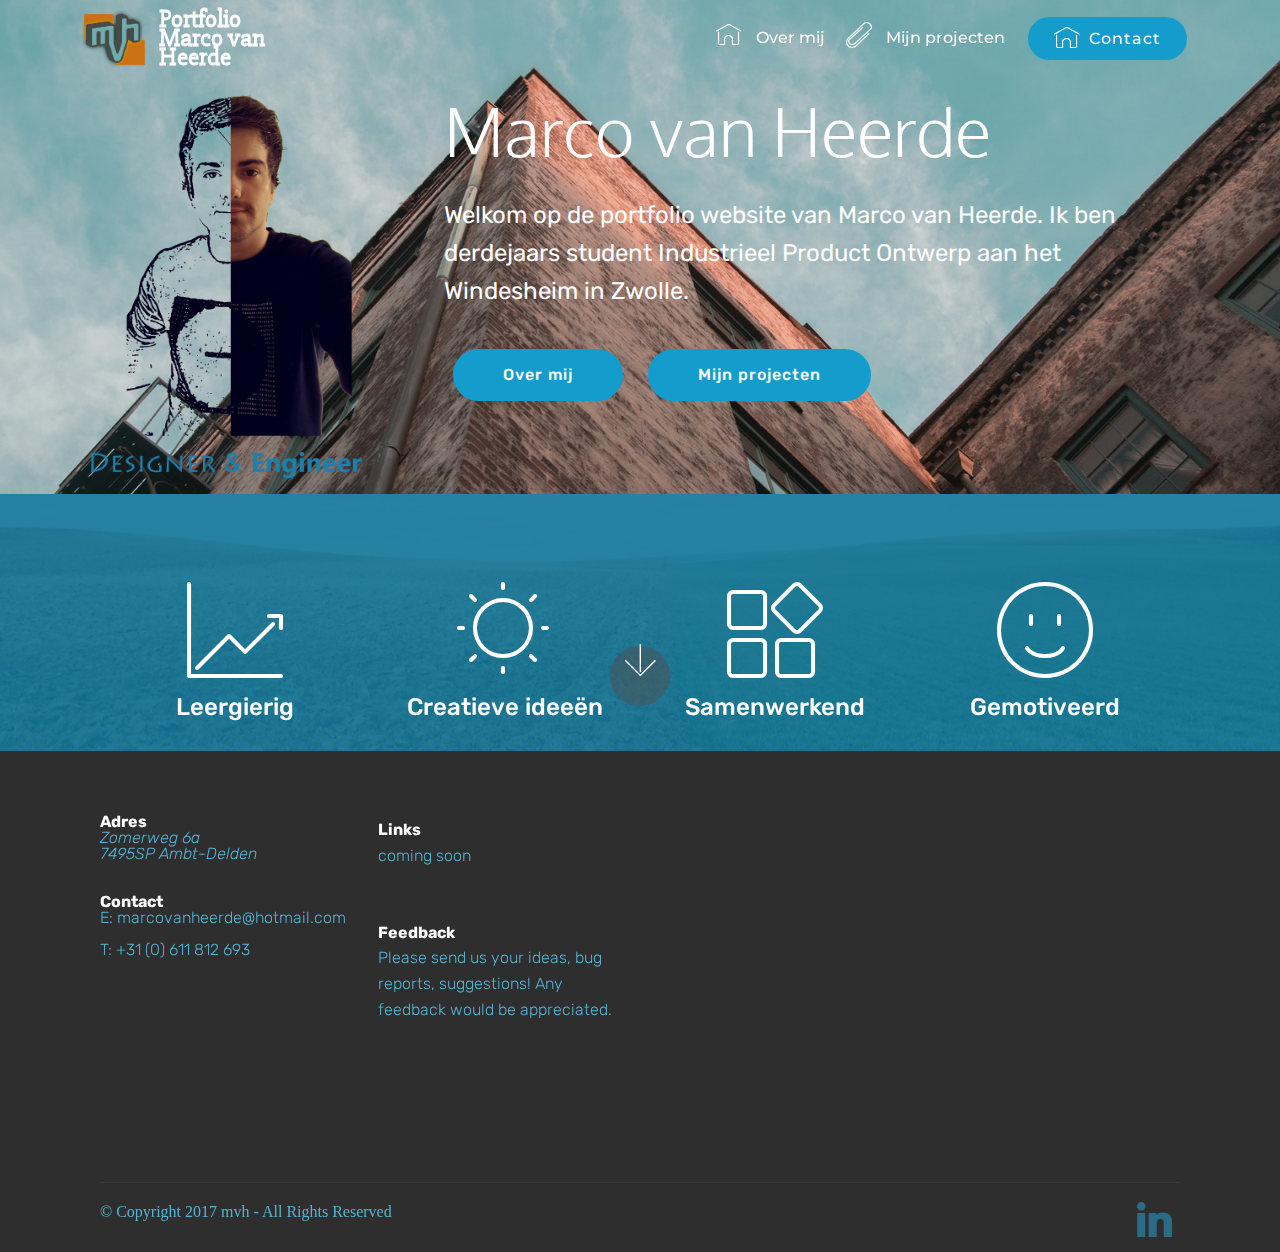
<file: index.html>
<!DOCTYPE html>
<html>
<head>
  <!-- Site made with Mobirise Website Builder v4.3.2, https://mobirise.com -->
  <meta charset="UTF-8">
  <meta http-equiv="X-UA-Compatible" content="IE=edge">
  <meta name="generator" content="Mobirise v4.3.2, mobirise.com">
  <meta name="viewport" content="width=device-width, initial-scale=1">
  <link rel="shortcut icon" href="assets/images/lgogoo.png" type="image/x-icon">
  <meta name="description" content="">
  <title>INDEX</title>
  <link rel="stylesheet" href="assets/web/assets/mobirise-icons/mobirise-icons.css">
  <link rel="stylesheet" href="assets/tether/tether.min.css">
  <link rel="stylesheet" href="assets/bootstrap/css/bootstrap.min.css">
  <link rel="stylesheet" href="assets/bootstrap/css/bootstrap-grid.min.css">
  <link rel="stylesheet" href="assets/bootstrap/css/bootstrap-reboot.min.css">
  <link rel="stylesheet" href="assets/socicon/css/styles.css">
  <link rel="stylesheet" href="assets/dropdown/css/style.css">
  <link rel="stylesheet" href="assets/theme/css/style.css">
  <link rel="stylesheet" href="assets/mobirise/css/mbr-additional.css" type="text/css">
  
  
  
</head>
<body>
<section class="menu cid-qpm4juggF9" id="menu1-23" data-rv-view="864">
    
    


    <nav class="navbar navbar-dropdown align-items-center navbar-fixed-top navbar-toggleable-sm bg-color transparent">
        <button class="navbar-toggler navbar-toggler-right" type="button" data-toggle="collapse" data-target="#navbarSupportedContent" aria-controls="navbarSupportedContent" aria-expanded="false" aria-label="Toggle navigation">
            <div class="hamburger">
                <span></span>
                <span></span>
                <span></span>
                <span></span>
            </div>
        </button>
        <div class="menu-logo">
            <div class="navbar-brand">
                <span class="navbar-logo">
                    <a href="index.html">
                         <img src="assets/images/lgogoo.png" alt="Mobirise" title="" media-simple="true">
                    </a>
                </span>
                <span class="navbar-caption-wrap"><a class="navbar-caption display-4 text-white" href="index.html">
                        Portfolio Marco van Heerde</a></span>
            </div>
        </div>
        <div class="collapse navbar-collapse" id="navbarSupportedContent">
            <ul class="navbar-nav nav-dropdown display-4" data-app-modern-menu="true"><li class="nav-item"><a class="nav-link link text-white" href="Over mij.html"><span class="mbri-home mbr-iconfont mbr-iconfont-btn"></span>                        Over mij</a></li><li class="nav-item"><a class="nav-link link text-white" href="mijn projecten.html"><span class="mbri-paperclip mbr-iconfont mbr-iconfont-btn"></span>                        Mijn projecten</a></li></ul>
            <div class="navbar-buttons mbr-section-btn"><a class="btn btn-sm btn-primary display-4" href="index.html#footer2-3h"><span class="mbri-home mbr-iconfont mbr-iconfont-btn"></span>
                    
                    Contact</a></div>
        </div>
    </nav>
</section>

<section class="engine"><a href="https://mobirise.co/g">how to create a website for free</a></section><section class="header3 cid-qykC02fPLl" id="header3-3j" data-rv-view="866">

    

    

    <div class="container">
        <div class="media-container-row">
            <div class="mbr-figure" style="width: 45%;">
                <img src="assets/images/design-engineer5.png" alt="Mobirise" title="" media-simple="true">
            </div>

            <div class="media-content">
                <h1 class="mbr-section-title mbr-white pb-3 mbr-fonts-style display-1">
                    Marco van Heerde</h1>
                
                <div class="mbr-section-text mbr-white pb-3 ">
                    <p class="mbr-text mbr-fonts-style display-5">
                        Welkom op de portfolio website van Marco van Heerde. Ik ben derdejaars student Industrieel Product Ontwerp aan het Windesheim in Zwolle.</p>
                </div>
                <div class="mbr-section-btn"><a class="btn btn-md btn-primary display-4" href="Over mij.html">Over mij</a>
                    <a class="btn btn-md btn-primary display-4" href="mijn projecten.html">Mijn projecten</a></div>
            </div>
        </div>
    </div>

</section>

<section class="header12 cid-qykMGFmbYQ mbr-parallax-background" id="header12-3k" data-rv-view="869">

    

    <div class="mbr-overlay" style="opacity: 0.9; background-color: rgb(15, 118, 153);">
    </div>

    <div class="container  ">
            <div class="media-container">
                <div class="col-md-12 align-center">
                    <h1 class="mbr-section-title pb-3 mbr-white mbr-bold mbr-fonts-style display-1"></h1>
                    
                    

                    <div class="icons-media-container mbr-white">
                        <div class="card col-12 col-md-6 col-lg-3">
                            <div class="icon-block">
                            <a href="https://mobirise.com/">
                                <span class="mbr-iconfont mbri-growing-chart" media-simple="true"></span>
                            </a>
                            </div>
                            <h5 class="mbr-fonts-style display-5">Leergierig</h5>
                        </div>

                        <div class="card col-12 col-md-6 col-lg-3">
                            <div class="icon-block">
                                <a href="https://mobirise.com/">
                                    <span class="mbri-sun mbr-iconfont" media-simple="true"></span>
                                </a>
                            </div>
                            <h5 class="mbr-fonts-style display-5">
                                Creatieve ideeën</h5>
                        </div>

                        <div class="card col-12 col-md-6 col-lg-3">
                            <div class="icon-block">
                                <a href="https://mobirise.com/">
                                    <span class="mbr-iconfont mbri-extension" media-simple="true"></span>
                                </a>
                            </div>
                            <h5 class="mbr-fonts-style display-5">Samenwerkend</h5>
                        </div>

                        <div class="card col-12 col-md-6 col-lg-3">
                            <div class="icon-block">
                                <a href="https://mobirise.com/">
                                    <span class="mbr-iconfont mbri-smile-face" media-simple="true"></span>
                                </a>
                            </div>
                            <h5 class="mbr-fonts-style display-5">
                                Gemotiveerd</h5>
                        </div>
                    </div>
                </div>
            </div>
    </div>

    <div class="mbr-arrow hidden-sm-down" aria-hidden="true">
        <a href="#next">
            <i class="mbri-down mbr-iconfont"></i>
        </a>
    </div>
</section>

<section class="cid-qxXax0w5ZR" id="footer2-3h" data-rv-view="872">

    

    

    <div class="container">
        <div class="media-container-row content mbr-white">
            <div class="col-12 col-md-3 mbr-fonts-style display-4">
                <p class="mbr-text"></p><p></p><p>
                    <strong><br></strong><br><strong>Adres</strong>&nbsp;<br><em>Zomerweg 6a &nbsp; &nbsp; &nbsp; &nbsp; &nbsp; &nbsp; &nbsp; &nbsp; &nbsp; &nbsp;&nbsp;<br>7495SP Ambt-Delden</em> &nbsp; &nbsp; &nbsp; &nbsp; &nbsp; &nbsp; &nbsp; &nbsp; &nbsp; &nbsp;<br>
                    <br>
                    <br><strong>Contact</strong>&nbsp;<br>E:&nbsp;marcovanheerde@hotmail.com &nbsp; &nbsp; &nbsp; &nbsp; &nbsp; &nbsp;<br>T<span style="font-size: 1rem;">:&nbsp;</span><span style="font-size: 1rem;">+31 (0) 611 812 693</span><span style="font-size: 1rem;">&nbsp; &nbsp; &nbsp; &nbsp; &nbsp; &nbsp; &nbsp; &nbsp; &nbsp; &nbsp;&nbsp;</span></p><p></p><p></p>
            </div>
            <div class="col-12 col-md-3 mbr-fonts-style display-4">
                <p class="mbr-text">
                    <strong><br></strong><br><strong>Links</strong>
                    <br>coming soon<br><br>
                    <br><strong>Feedback</strong>
<br>Please send us your ideas, bug reports, suggestions! Any feedback would be appreciated.
                </p>
            </div>
            <div class="col-12 col-md-6">
                <div class="google-map"><iframe frameborder="0" style="border:0" src="https://www.google.com/maps/embed/v1/place?key=AIzaSyA0Dx_boXQiwvdz8sJHoYeZNVTdoWONYkU&amp;q=place_id:ChIJzx6fIoQJuEcROo6zLwtNnTU" allowfullscreen=""></iframe></div>
            </div>
        </div>
        <div class="footer-lower">
            <div class="media-container-row">
                <div class="col-sm-12">
                    <hr>
                </div>
            </div>
            <div class="media-container-row mbr-white">
                <div class="col-sm-6 copyright">
                    <p class="mbr-text mbr-fonts-style display-7">
                        © Copyright 2017 mvh - All Rights Reserved
                    </p>
                </div>
                <div class="col-md-6">
                    <div class="social-list align-right">
                        <div class="soc-item">
                            <a href="https://www.linkedin.com/in/marco-van-heerde-4b9463132/" target="_blank">
                                <span class="mbr-iconfont mbr-iconfont-social socicon-linkedin socicon" style="font-size: 35px; color: rgb(39, 170, 224);" media-simple="true"></span>
                            </a>
                        </div>
                        
                        
                        
                        
                        
                    </div>
                </div>
            </div>
        </div>
    </div>
</section>


  <script src="assets/web/assets/jquery/jquery.min.js"></script>
  <script src="assets/popper/popper.min.js"></script>
  <script src="assets/tether/tether.min.js"></script>
  <script src="assets/bootstrap/js/bootstrap.min.js"></script>
  <script src="assets/dropdown/js/script.min.js"></script>
  <script src="assets/touch-swipe/jquery.touch-swipe.min.js"></script>
  <script src="assets/jarallax/jarallax.min.js"></script>
  <script src="assets/smooth-scroll/smooth-scroll.js"></script>
  <script src="assets/theme/js/script.js"></script>
  
  
</body>
</html>
</file>
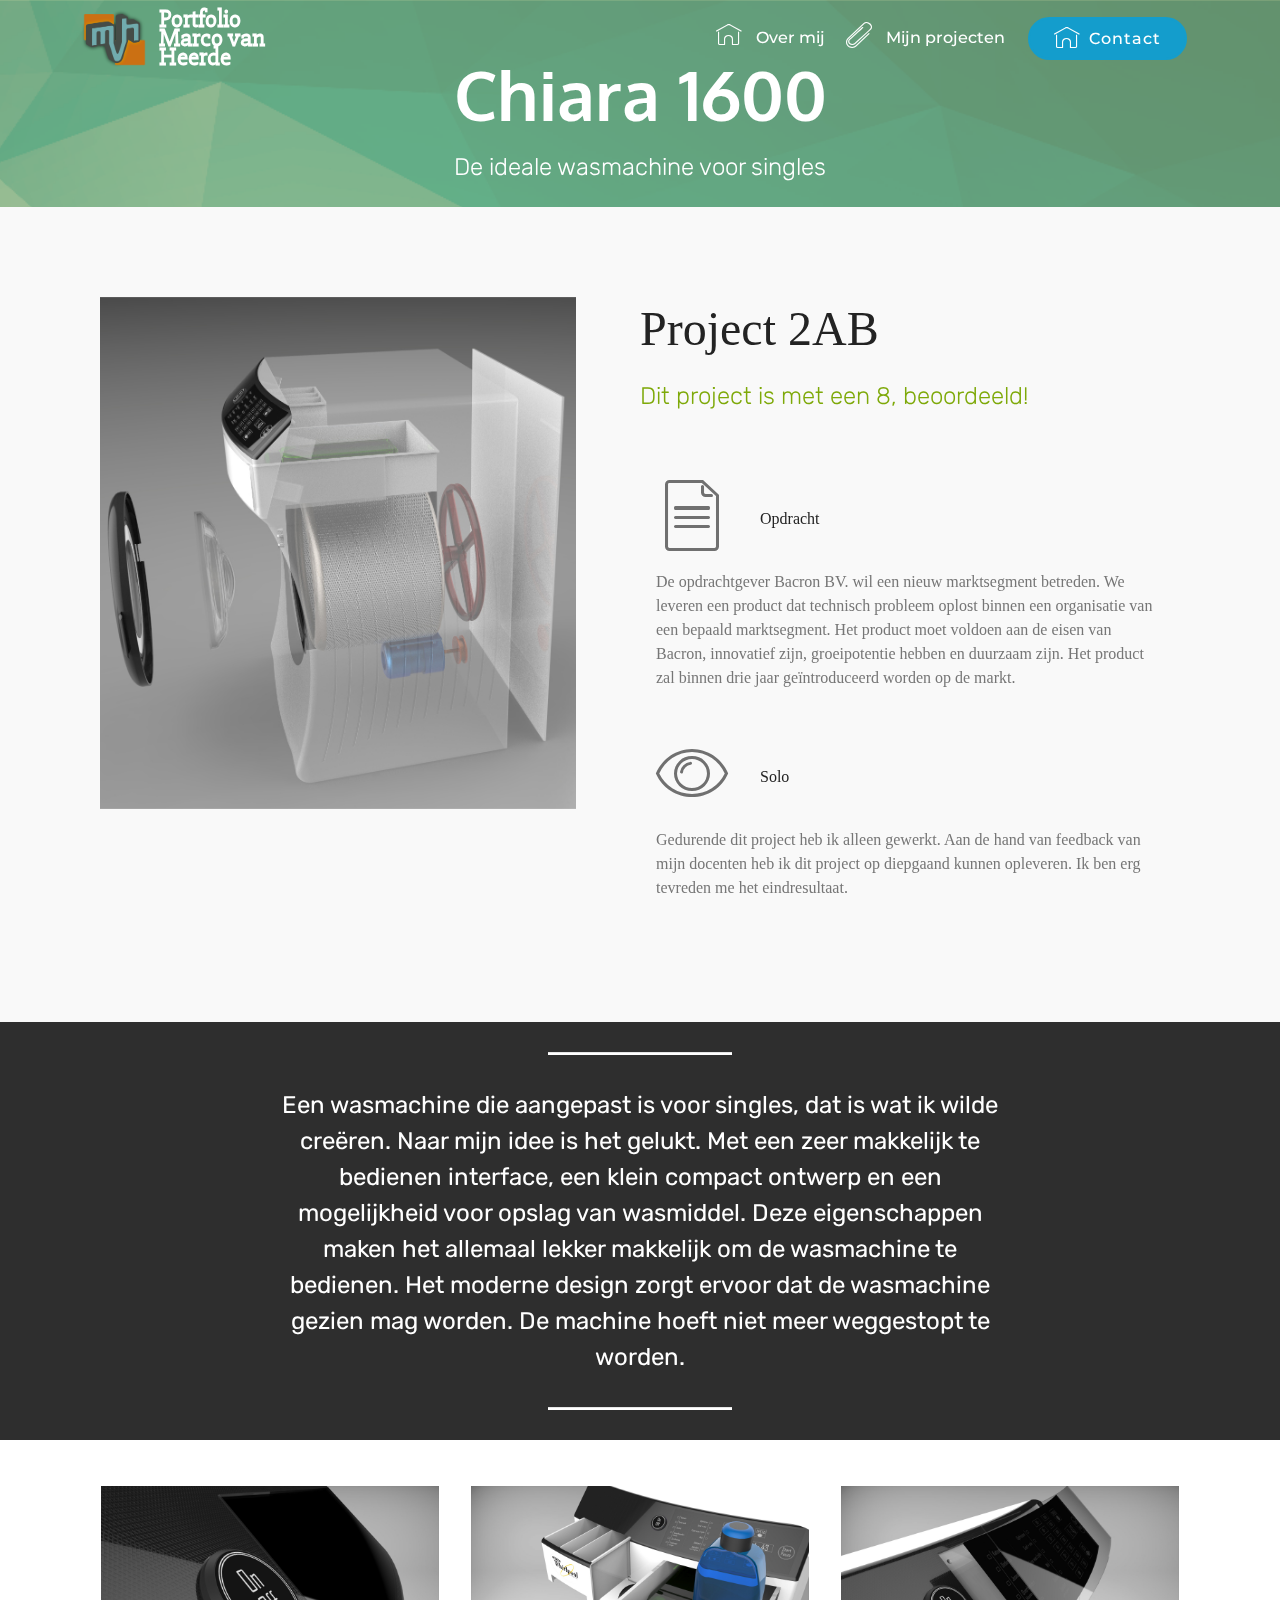
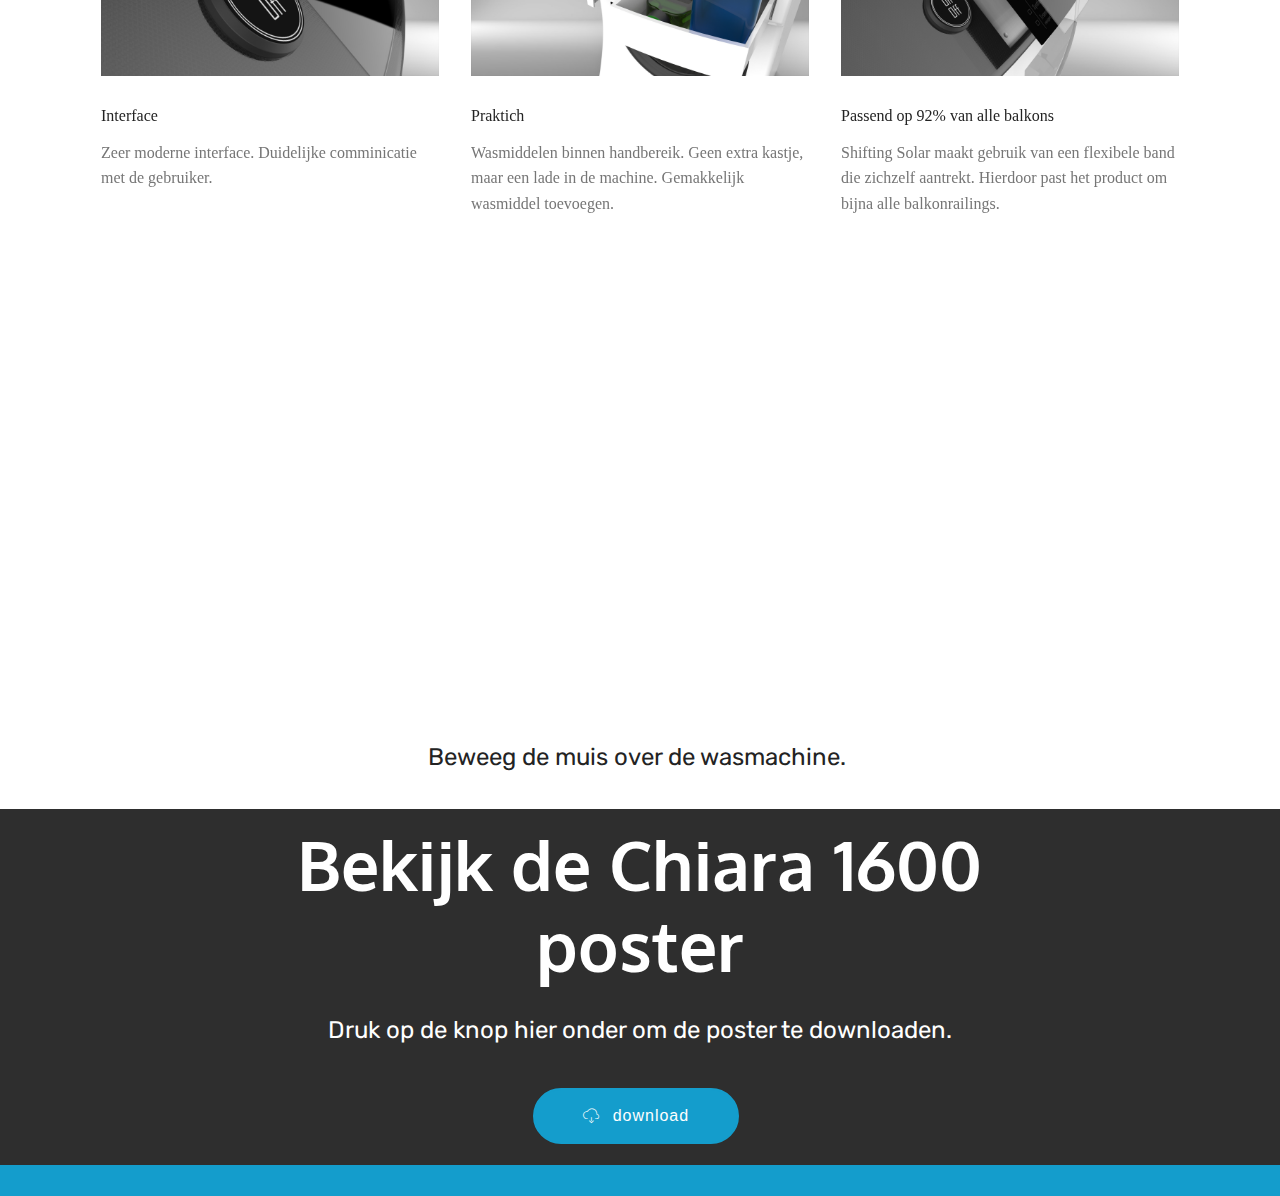
<file: Chiare 1600.html>
<!DOCTYPE html>
<html>
<head>
  <!-- Site made with Mobirise Website Builder v4.3.2, https://mobirise.com -->
  <meta charset="UTF-8">
  <meta http-equiv="X-UA-Compatible" content="IE=edge">
  <meta name="generator" content="Mobirise v4.3.2, mobirise.com">
  <meta name="viewport" content="width=device-width, initial-scale=1">
  <link rel="shortcut icon" href="assets/images/lgogoo.png" type="image/x-icon">
  <meta name="description" content="Web Page Builder Description">
  <title>Chiara 1600</title>
  <link rel="stylesheet" href="assets/web/assets/mobirise-icons/mobirise-icons.css">
  <link rel="stylesheet" href="assets/tether/tether.min.css">
  <link rel="stylesheet" href="assets/bootstrap/css/bootstrap.min.css">
  <link rel="stylesheet" href="assets/bootstrap/css/bootstrap-grid.min.css">
  <link rel="stylesheet" href="assets/bootstrap/css/bootstrap-reboot.min.css">
  <link rel="stylesheet" href="assets/dropdown/css/style.css">
  <link rel="stylesheet" href="assets/theme/css/style.css">
  <link rel="stylesheet" href="assets/mobirise/css/mbr-additional.css" type="text/css">
  
  
  
</head>
<body>
<section class="menu cid-qyou5H4nxt" id="menu1-49" data-rv-view="952">
    
    


    <nav class="navbar navbar-dropdown align-items-center navbar-fixed-top navbar-toggleable-sm bg-color transparent">
        <button class="navbar-toggler navbar-toggler-right" type="button" data-toggle="collapse" data-target="#navbarSupportedContent" aria-controls="navbarSupportedContent" aria-expanded="false" aria-label="Toggle navigation">
            <div class="hamburger">
                <span></span>
                <span></span>
                <span></span>
                <span></span>
            </div>
        </button>
        <div class="menu-logo">
            <div class="navbar-brand">
                <span class="navbar-logo">
                    <a href="index.html">
                         <img src="assets/images/lgogoo.png" alt="Mobirise" title="" media-simple="true">
                    </a>
                </span>
                <span class="navbar-caption-wrap"><a class="navbar-caption display-4 text-white" href="index.html">
                        Portfolio Marco van Heerde</a></span>
            </div>
        </div>
        <div class="collapse navbar-collapse" id="navbarSupportedContent">
            <ul class="navbar-nav nav-dropdown display-4" data-app-modern-menu="true"><li class="nav-item"><a class="nav-link link text-white" href="Over mij.html"><span class="mbri-home mbr-iconfont mbr-iconfont-btn"></span>                        Over mij</a></li><li class="nav-item"><a class="nav-link link text-white" href="mijn projecten.html"><span class="mbri-paperclip mbr-iconfont mbr-iconfont-btn"></span>                        Mijn projecten</a></li></ul>
            <div class="navbar-buttons mbr-section-btn"><a class="btn btn-sm btn-primary display-4" href="index.html#footer2-3h"><span class="mbri-home mbr-iconfont mbr-iconfont-btn"></span>
                    
                    Contact</a></div>
        </div>
    </nav>
</section>

<section class="engine"><a href="https://mobirise.co/f">free bootstrap builder</a></section><section class="mbr-section content5 cid-qyooEabl4t mbr-parallax-background" id="content5-47" data-rv-view="954">
    
     

    <div class="mbr-overlay" style="opacity: 0.4; background-color: rgb(247, 237, 74);">
    </div>

    <div class="container">
        <div class="media-container-row">
            <div class="title col-12 col-md-8">
                <h2 class="align-center mbr-bold mbr-white pb-3 mbr-fonts-style display-1">
                    Chiara 1600</h2>
                <h3 class="mbr-section-subtitle align-center mbr-light mbr-white pb-3 mbr-fonts-style display-5">
                    De ideale wasmachine voor singles</h3>
                
                
            </div>
        </div>
    </div>
</section>

<section class="features11 cid-qojMjlTxFm" id="features11-1o" data-rv-view="957">

    

    

    <div class="container">   
        <div class="col-md-12">
            <div class="media-container-row">
                <div class="mbr-figure" style="width: 50%;">
                    <img src="assets/images/wasmachine-explode.jpg" alt="Mobirise" title="" media-simple="true">
                </div>
                <div class=" align-left">
                    <h2 class="mbr-title pt-2 mbr-fonts-style display-2">
                        Project 2AB</h2>
                    <div class="mbr-section-text">
                        <p class="mbr-text mb-5 pt-3 mbr-light mbr-fonts-style display-5">Dit project is met een 8, beoordeeld!&nbsp;</p>
                    </div>

                    <div class="block-content">
                        <div class="card p-3 pr-3">
                            <div class="mbr-card-img-title">
                                <div class="card-img pb-3">
                                    <span class="mbr-iconfont mbri-file" media-simple="true"></span>
                                </div>     
                                <div class="mbr-crt-title">
                                    <h4 class="card-title mbr-fonts-style display-7">
                                        Opdracht&nbsp;</h4>
                                </div>
                            </div>                

                            <div class="card-box">
                                <p class="block-text mbr-fonts-style display-7">De opdrachtgever Bacron BV. wil een nieuw
marktsegment betreden. We leveren een
product dat technisch probleem oplost
binnen een organisatie van een bepaald
marktsegment. Het product moet voldoen
aan de eisen van Bacron, innovatief zijn,
groeipotentie hebben en duurzaam zijn. Het product zal binnen drie jaar geïntroduceerd worden op de
markt.</p>
                            </div>
                        </div>

                        <div class="card p-3 pr-3">
                            <div class="mbr-card-img-title">
                                <div class="card-img pb-3">
                                    <span class="mbr-iconfont mbri-preview" media-simple="true"></span>
                                </div>     
                                <div class="mbr-crt-title">
                                    <h4 class="card-title mbr-fonts-style display-7">
                                        Solo</h4>
                                </div>
                            </div>                

                            <div class="card-box">
                                <p class="block-text mbr-fonts-style display-7">Gedurende dit project heb ik alleen gewerkt. Aan de hand van feedback van mijn docenten heb ik dit project op diepgaand kunnen opleveren. Ik ben erg tevreden me het eindresultaat.&nbsp;</p>
                            </div>
                        </div>
                    </div>
                </div>
            </div>
        </div> 
    </div>          
</section>

<section class="mbr-section article content10 cid-qok2CHUKt5" id="content10-1p" data-rv-view="960">
    
     

    <div class="container">
        <div class="inner-container" style="width: 66%;">
            <hr class="line" style="width: 25%;">
            <div class="section-text align-center mbr-white mbr-fonts-style display-5">Een wasmachine die aangepast is voor singles, dat is wat ik wilde creëren. Naar mijn idee is het gelukt. Met een zeer makkelijk te bedienen interface, een klein compact ontwerp en een mogelijkheid voor opslag van wasmiddel. Deze eigenschappen maken het allemaal lekker makkelijk om de wasmachine te bedienen. Het moderne design zorgt ervoor dat de wasmachine gezien mag worden. De machine hoeft niet meer weggestopt te worden.</div>
            <hr class="line" style="width: 25%;">
        </div>
    </div>
</section>

<section class="features2 cid-qok97WECcP" id="features2-1q" data-rv-view="962">

    

    
    
    <div class="container">
        <div class="media-container-row">
            <div class="card p-3 col-12 col-md-6 col-lg-4">
                <div class="card-wrapper">
                    <div class="card-img">
                        <img src="assets/images/22-12-2016-animation.12.jpg" alt="Mobirise" title="" media-simple="true">
                    </div>
                    <div class="card-box">
                        <h4 class="card-title pb-3 mbr-fonts-style display-7">Interface</h4>
                        <p class="mbr-text mbr-fonts-style display-7">
                            Zeer moderne interface. Duidelijke comminicatie met de gebruiker.&nbsp;</p>
                    </div>
                </div>
            </div>

            <div class="card p-3 col-12 col-md-6 col-lg-4">
                <div class="card-wrapper">
                    <div class="card-img">
                        <img src="assets/images/22-12-2016-animation.25.jpg" alt="Mobirise" title="" media-simple="true">
                    </div>
                    <div class="card-box ">
                        <h4 class="card-title pb-3 mbr-fonts-style display-7">
                            Praktich</h4>
                        <p class="mbr-text mbr-fonts-style display-7">Wasmiddelen binnen handbereik. Geen extra kastje, maar een lade in de machine. Gemakkelijk wasmiddel toevoegen. &nbsp;</p>
                    </div>
                </div>
            </div>

            <div class="card p-3 col-12 col-md-6 col-lg-4">
                <div class="card-wrapper">
                    <div class="card-img">
                        <img src="assets/images/22-12-2016-animation.13.jpg" alt="Mobirise" title="" media-simple="true">
                    </div>
                    <div class="card-box">
                        <h4 class="card-title pb-3 mbr-fonts-style display-7">
                            Passend op 92% van alle balkons</h4>
                        <p class="mbr-text mbr-fonts-style display-7">
                            Shifting Solar maakt gebruik van een flexibele band die zichzelf aantrekt. Hierdoor past het product om bijna alle balkonrailings.&nbsp;</p>
                    </div>
                </div>
            </div>

            
        </div>
    </div>
</section>

<div id="custom-html-1r" custom-code="true" data-rv-view="181">

<div style="max-width: 840px; max-height: 460px;">
  <div style="left: 325px; width: 100%; height: 0px; position: relative; padding-bottom: 56.25%; overflow: hidden;">
<iframe src=" https://mheerde.github.io/mvhdesign/vrwas/Nieuwe%20Designvoorstel.html" allowfullscreen="" style="position: absolute; top: 0px; left: 0px; height: 100%; width: 1px; min-width: 100%; *width: 100%;" frameborder="0" scrolling="no">
    </iframe>
  </div>
</div></div>

<section class="header6 cid-qol4HG9Kv6" id="header6-1y" data-rv-view="965">

    

    

    <div class="container">
        <div class="media-container-column mbr-white col-md-10 offset-md-1">
            
            <p class="mbr-text align-center pb-3 mbr-fonts-style display-5">
               Beweeg de muis over de wasmachine.&nbsp;</p>
            
        </div>
    </div>

    
</section>

<section class="header6 cid-qol6o9Oota" id="header6-1z" data-rv-view="968">

    

    

    <div class="container">
        <div class="media-container-column mbr-white col-md-10 offset-md-1">
            <h1 class="mbr-section-title align-center mbr-bold pb-3 mbr-fonts-style display-1">Bekijk de Chiara 1600 poster</h1>
            <p class="mbr-text align-center pb-3 mbr-fonts-style display-5">Druk op de knop hier onder om de poster te downloaden.</p>
            <div class="mbr-section-btn align-center"><a class="btn btn-md btn-primary" href="assets/files/Poster%20Chiara%201600.pdf" target="_blank"><span class="mbri-download mbr-iconfont mbr-iconfont-btn"></span>download</a></div>
        </div>
    </div>

    
</section>

<section class="mbr-section content5 cid-qol76txIoQ" id="content5-21" data-rv-view="971">
    
     

    

    <div class="container">
        <div class="media-container-row">
            <div class="title col-12 col-md-8">
                
                
                
                
            </div>
        </div>
    </div>
</section>


  <script src="assets/web/assets/jquery/jquery.min.js"></script>
  <script src="assets/popper/popper.min.js"></script>
  <script src="assets/tether/tether.min.js"></script>
  <script src="assets/bootstrap/js/bootstrap.min.js"></script>
  <script src="assets/smooth-scroll/smooth-scroll.js"></script>
  <script src="assets/dropdown/js/script.min.js"></script>
  <script src="assets/touch-swipe/jquery.touch-swipe.min.js"></script>
  <script src="assets/jarallax/jarallax.min.js"></script>
  <script src="assets/theme/js/script.js"></script>
  
  
</body>
</html>
</file>
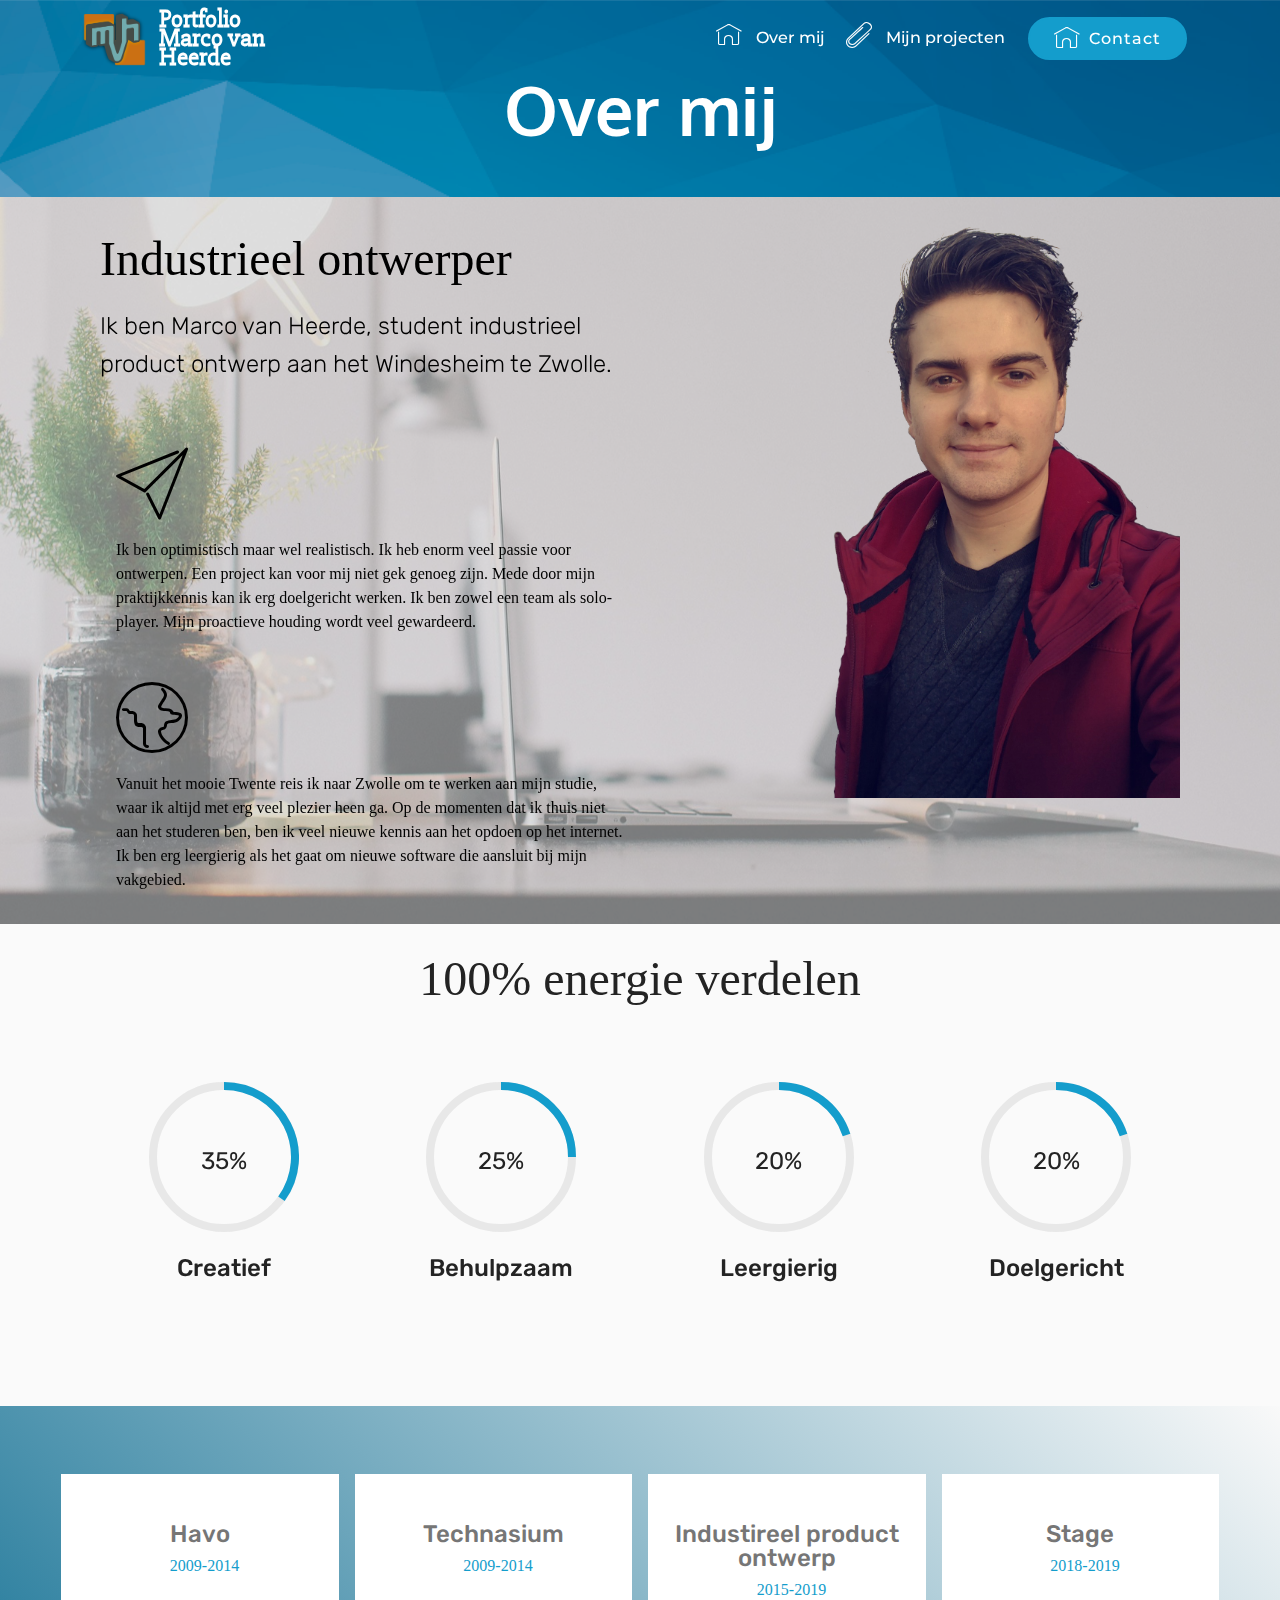
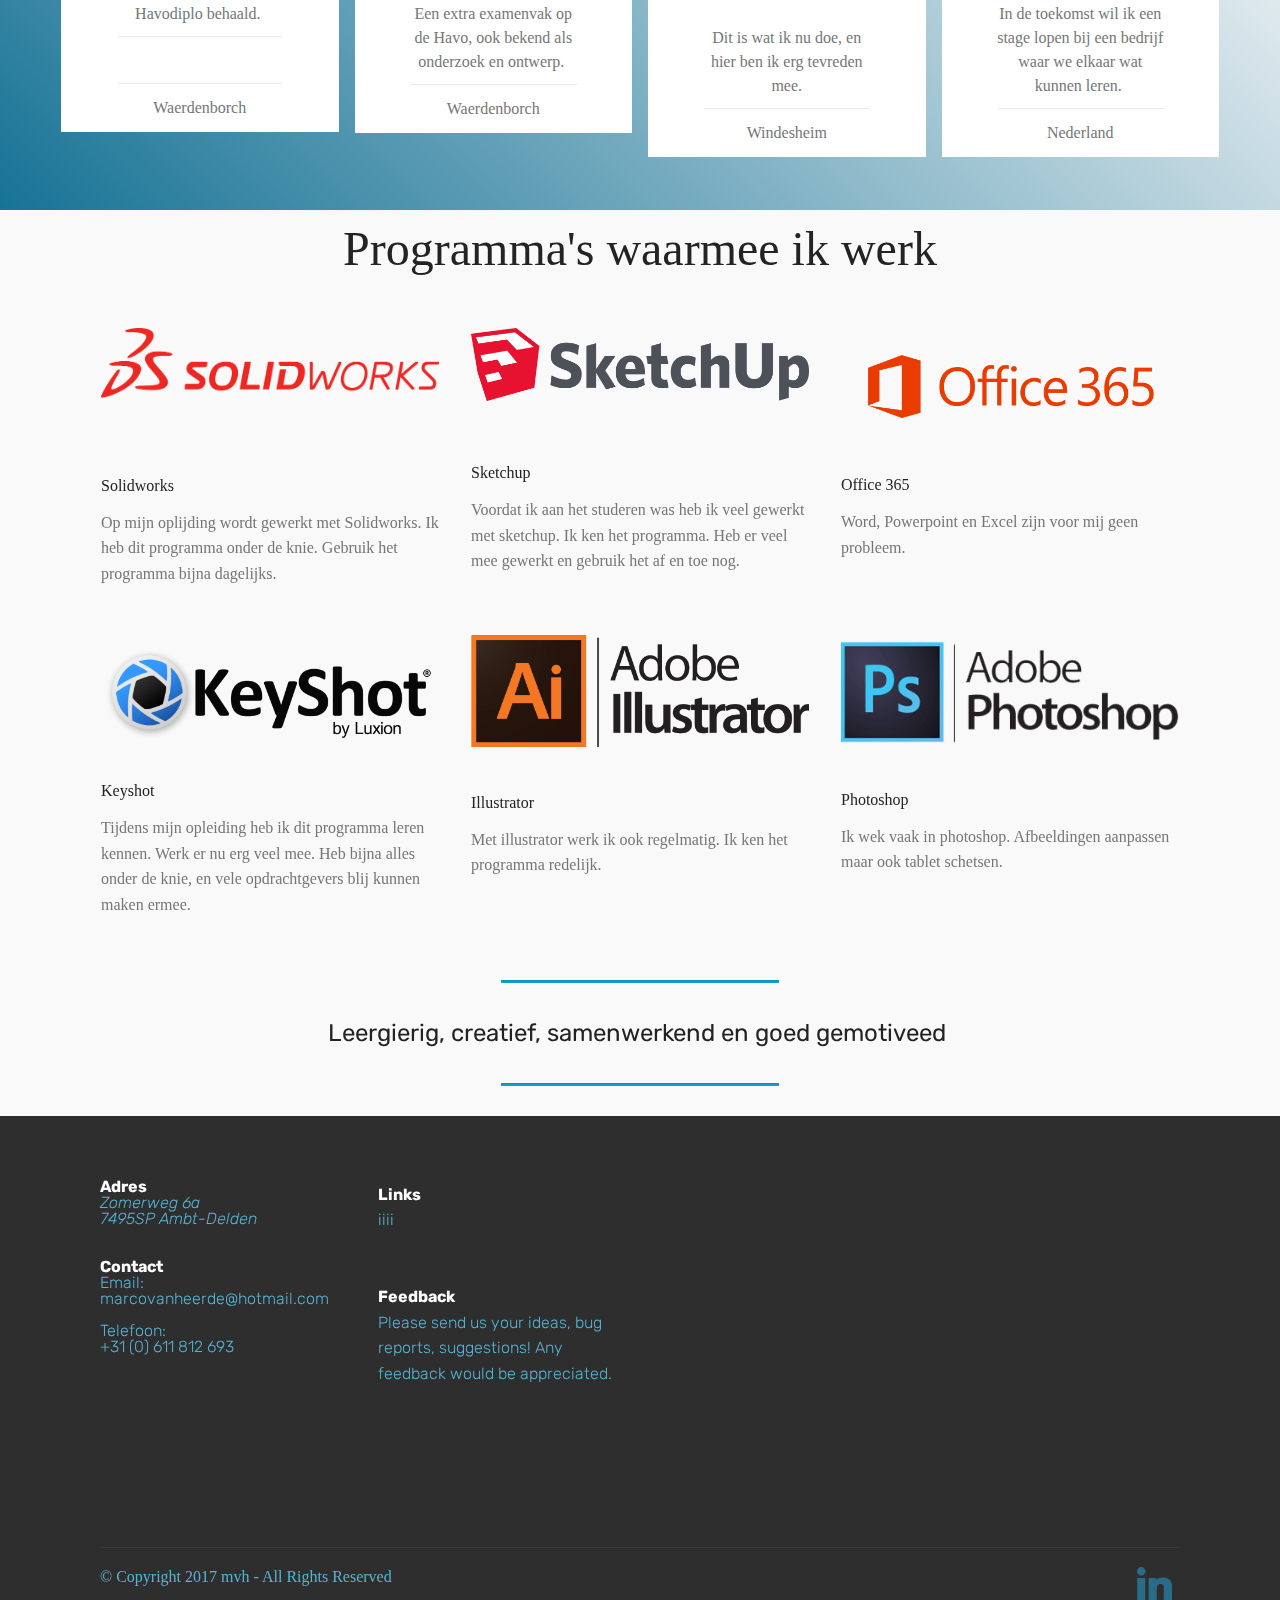
<file: Over mij.html>
<!DOCTYPE html>
<html>
<head>
  <!-- Site made with Mobirise Website Builder v4.3.2, https://mobirise.com -->
  <meta charset="UTF-8">
  <meta http-equiv="X-UA-Compatible" content="IE=edge">
  <meta name="generator" content="Mobirise v4.3.2, mobirise.com">
  <meta name="viewport" content="width=device-width, initial-scale=1">
  <link rel="shortcut icon" href="assets/images/lgogoo.png" type="image/x-icon">
  <meta name="description" content="Site Generator Description">
  <title>Over mij</title>
  <link rel="stylesheet" href="assets/web/assets/mobirise-icons/mobirise-icons.css">
  <link rel="stylesheet" href="assets/tether/tether.min.css">
  <link rel="stylesheet" href="assets/bootstrap/css/bootstrap.min.css">
  <link rel="stylesheet" href="assets/bootstrap/css/bootstrap-grid.min.css">
  <link rel="stylesheet" href="assets/bootstrap/css/bootstrap-reboot.min.css">
  <link rel="stylesheet" href="assets/socicon/css/styles.css">
  <link rel="stylesheet" href="assets/as-pie-progress/css/progress.min.css">
  <link rel="stylesheet" href="assets/dropdown/css/style.css">
  <link rel="stylesheet" href="assets/theme/css/style.css">
  <link rel="stylesheet" href="assets/mobirise/css/mbr-additional.css" type="text/css">
  
  
  
</head>
<body>
<section class="menu cid-qykOHXnIdk" id="menu1-3m" data-rv-view="875">
    
    


    <nav class="navbar navbar-dropdown align-items-center navbar-fixed-top navbar-toggleable-sm bg-color transparent">
        <button class="navbar-toggler navbar-toggler-right" type="button" data-toggle="collapse" data-target="#navbarSupportedContent" aria-controls="navbarSupportedContent" aria-expanded="false" aria-label="Toggle navigation">
            <div class="hamburger">
                <span></span>
                <span></span>
                <span></span>
                <span></span>
            </div>
        </button>
        <div class="menu-logo">
            <div class="navbar-brand">
                <span class="navbar-logo">
                    <a href="index.html">
                         <img src="assets/images/lgogoo.png" alt="Mobirise" title="" media-simple="true">
                    </a>
                </span>
                <span class="navbar-caption-wrap"><a class="navbar-caption display-4 text-white" href="index.html">
                        Portfolio Marco van Heerde</a></span>
            </div>
        </div>
        <div class="collapse navbar-collapse" id="navbarSupportedContent">
            <ul class="navbar-nav nav-dropdown display-4" data-app-modern-menu="true"><li class="nav-item"><a class="nav-link link text-white" href="Over mij.html"><span class="mbri-home mbr-iconfont mbr-iconfont-btn"></span>                        Over mij</a></li><li class="nav-item"><a class="nav-link link text-white" href="mijn projecten.html"><span class="mbri-paperclip mbr-iconfont mbr-iconfont-btn"></span>                        Mijn projecten</a></li></ul>
            <div class="navbar-buttons mbr-section-btn"><a class="btn btn-sm btn-primary display-4" href="index.html#footer2-3h"><span class="mbri-home mbr-iconfont mbr-iconfont-btn"></span>
                    
                    Contact</a></div>
        </div>
    </nav>
</section>

<section class="engine"><a href="https://mobirise.co">Mobirise</a></section><section class="mbr-section content5 cid-qofKVEAi62 mbr-parallax-background" id="content5-e" data-rv-view="877">
    
     

    

    <div class="container">
        <div class="media-container-row">
            <div class="title col-12 col-md-8">
                <h2 class="align-center mbr-bold mbr-white pb-3 mbr-fonts-style display-1">
                    Over mij</h2>
                
                
                
            </div>
        </div>
    </div>
</section>

<section class="features11 cid-qofKHDIAPR mbr-parallax-background" id="features11-d" data-rv-view="880">

    

    <div class="mbr-overlay" style="opacity: 0.6; background-color: rgb(204, 204, 204);">
    </div>

    <div class="container">   
        <div class="col-md-12">
            <div class="media-container-row">
                <div class="mbr-figure" style="width: 50%;">
                    <img src="assets/images/profielfoto2.png" alt="Mobirise" title="" media-simple="true">
                </div>
                <div class=" align-left">
                    <h2 class="mbr-title pt-2 mbr-fonts-style display-2">
                        Industrieel ontwerper</h2>
                    <div class="mbr-section-text">
                        <p class="mbr-text mb-5 pt-3 mbr-light mbr-fonts-style display-5">Ik ben Marco van Heerde, student industrieel product ontwerp aan het Windesheim te Zwolle.&nbsp;</p>
                    </div>

                    <div class="block-content">
                        <div class="card p-3 pr-3">
                            <div class="mbr-card-img-title">
                                <div class="card-img pb-3">
                                    <span class="mbr-iconfont mbri-paper-plane" style="color: rgb(0, 0, 0);" media-simple="true"></span>
                                </div>     
                                <div class="mbr-crt-title">
                                    <h4 class="card-title mbr-fonts-style display-7"></h4>
                                </div>
                            </div>                

                            <div class="card-box">
                                <p class="block-text mbr-fonts-style display-7">
                                   Ik ben optimistisch maar wel realistisch. Ik heb enorm veel passie voor ontwerpen. Een project kan voor mij niet gek genoeg zijn. Mede door mijn praktijkkennis kan ik erg doelgericht werken. Ik ben zowel een team als solo-player. Mijn proactieve houding wordt veel gewardeerd.&nbsp;</p>
                            </div>
                        </div>

                        <div class="card p-3 pr-3">
                            <div class="mbr-card-img-title">
                                <div class="card-img pb-3">
                                    <span class="mbr-iconfont mbri-globe" style="color: rgb(0, 0, 0);" media-simple="true"></span>
                                </div>     
                                <div class="mbr-crt-title">
                                    <h4 class="card-title mbr-fonts-style display-7"></h4>
                                </div>
                            </div>                

                            <div class="card-box">
                                <p class="block-text mbr-fonts-style display-7">
                                    Vanuit het mooie Twente reis ik naar Zwolle om te werken aan mijn studie, waar ik altijd met erg veel plezier heen ga. Op de momenten dat ik thuis niet aan het studeren ben, ben ik veel nieuwe kennis aan het opdoen op het internet. Ik ben erg leergierig als het gaat om nieuwe software die aansluit bij mijn vakgebied.&nbsp;</p>
                            </div>
                        </div>
                    </div>
                </div>
            </div>
        </div> 
    </div>          
</section>

<section class="progress-bars3 cid-qofSgIqAVU" id="progress-bars3-f" data-rv-view="883">
 
     

    
    
    <div class="container">
        <h2 class="mbr-section-title pb-3 align-center mbr-fonts-style display-2"></h2>

        <h3 class="mbr-section-subtitle mbr-fonts-style display-2">
            100% energie verdelen</h3>
    
        <div class="media-container-row pt-5 mt-2">
            <div class="card p-3 align-center">
                <div class="wrap">
                    <div class="pie_progress progress1" role="progressbar" data-goal="35">
                        <p class="pie_progress__number mbr-fonts-style display-5">35%</p>
                    </div>
                </div> 
                <div class="mbr-crt-title pt-3">
                    <h4 class="card-title py-2 mbr-fonts-style display-5">
                        Creatief</h4>
                </div>                 
            </div>

            <div class="card p-3 align-center">
                <div class="wrap">
                    <div class="pie_progress progress2" role="progressbar" data-goal="25">
                        <p class="pie_progress__number mbr-fonts-style display-5">25%</p>
                    </div>
                </div> 
                <div class="mbr-crt-title pt-3">
                    <h4 class="card-title py-2 mbr-fonts-style display-5">
                        Behulpzaam</h4>
                </div>                 
            </div>

            <div class="card p-3 align-center">
                <div class="wrap">
                    <div class="pie_progress progress3" role="progressbar" data-goal="20">
                        <p class="pie_progress__number mbr-fonts-style display-5">20%</p>
                    </div>
                </div> 
                <div class="mbr-crt-title pt-3">
                    <h4 class="card-title py-2 mbr-fonts-style display-5">
                        Leergierig</h4>
                </div>                 
            </div>

            <div class="card p-3 align-center">
                <div class="wrap">
                    <div class="pie_progress progress4" role="progressbar" data-goal="20">
                        <p class="pie_progress__number mbr-fonts-style display-5">20%</p>
                    </div>
                </div> 
                <div class="mbr-crt-title pt-3">
                    <h4 class="card-title py-2 mbr-fonts-style display-5">
                        Doelgericht</h4>
                </div>                 
            </div>

            

            
        </div>
</div></section>

<section class="cid-qofVIY3m49" id="pricing-tables1-h" data-rv-view="886">

    

    
    <div class="container">
        <div class="media-container-row">

            <div class="plan col-12 mx-2 my-2 justify-content-center col-lg-3">
                <div class="plan-header text-center pt-5">
                    <h3 class="plan-title mbr-fonts-style display-5">
                        Havo</h3>
                    <div class="plan-price">
                        <span class="price-value mbr-fonts-style display-5">&nbsp;</span>
                        <span class="price-figure mbr-fonts-style display-7"><span style="font-weight: normal;">2009-2014</span></span>
                        <small class="price-term mbr-fonts-style display-7"></small>
                    </div>
                </div>
                <div class="plan-body">
                    <div class="plan-list align-center">
                        <ul class="list-group list-group-flush mbr-fonts-style display-7">
                            <li class="list-group-item">Havodiplo behaald.&nbsp;</li><li class="list-group-item"><br></li>
                            <li class="list-group-item">
                                Waerdenborch</li>
                        </ul>
                    </div>
                    
                </div>
            </div>

            <div class="plan col-12 mx-2 my-2 justify-content-center col-lg-3">
                <div class="plan-header text-center pt-5">
                    <h3 class="plan-title mbr-fonts-style display-5">
                        Technasium</h3>
                    <div class="plan-price">
                        <span class="price-value mbr-fonts-style display-5">&nbsp;</span>
                        <span class="price-figure mbr-fonts-style display-7"><span style="font-weight: normal;">
                            2009-2014</span></span>
                        <small class="price-term mbr-fonts-style display-7"></small>
                    </div>
                </div>
                <div class="plan-body">
                    <div class="plan-list align-center">
                        <ul class="list-group list-group-flush mbr-fonts-style display-7">
                            <li class="list-group-item">
                                Een extra examenvak op de Havo, ook bekend als onderzoek en ontwerp.&nbsp;</li>
                            <li class="list-group-item">
                                Waerdenborch</li>
                        </ul>
                    </div>
                    
                </div>
            </div>

            <div class="plan col-12 mx-2 my-2 justify-content-center col-lg-3">
                <div class="plan-header text-center pt-5">
                    <h3 class="plan-title mbr-fonts-style display-5">
                        Industireel product ontwerp</h3>
                    <div class="plan-price">
                        <span class="price-value mbr-fonts-style display-5">&nbsp;</span>
                        <span class="price-figure mbr-fonts-style display-7"><span style="font-weight: normal;">2015-2019</span></span>
                        <small class="price-term mbr-fonts-style display-7"></small>
                    </div>
                </div>
                <div class="plan-body">
                    <div class="plan-list align-center">
                        <ul class="list-group list-group-flush mbr-fonts-style display-7">
                            <li class="list-group-item">Dit is wat ik nu doe, en hier ben ik erg tevreden mee.</li>
                            <li class="list-group-item">Windesheim</li>
                        </ul>
                    </div>
                    
                </div>
            </div>

            <div class="plan col-12 mx-2 my-2 justify-content-center col-lg-3">
                <div class="plan-header text-center pt-5">
                    <h3 class="plan-title mbr-fonts-style display-5">Stage</h3>
                    <div class="plan-price">
                        <span class="price-value mbr-fonts-style display-5">&nbsp;</span>
                        <span class="price-figure mbr-fonts-style display-7"><span style="font-weight: normal;">
                            2018-2019</span></span>
                        <small class="price-term mbr-fonts-style display-7"></small>
                    </div>
                </div>
                <div class="plan-body">
                    <div class="plan-list align-center">
                        <ul class="list-group list-group-flush mbr-fonts-style display-7">
                            <li class="list-group-item">
                                In de toekomst wil ik een stage lopen bij een bedrijf waar we elkaar wat kunnen leren.&nbsp;</li>
                            <li class="list-group-item">
                                Nederland</li>
                        </ul>
                    </div>
                    
                </div>
            </div>

        </div>
    </div>
</section>

<section class="mbr-section content4 cid-qog0m4z0B2" id="content4-k" data-rv-view="889">
           
     

    <div class="container">
        <div class="media-container-row">
            <div class="title col-12 col-md-8">
                <h2 class="align-center pb-3 mbr-fonts-style display-2">
                    Programma's waarmee ik werk</h2>
                
                
            </div>
        </div>
    </div>
</section>

<section class="features2 cid-qofYEqhOu2" id="features2-i" data-rv-view="891">

    

    
    
    <div class="container">
        <div class="media-container-row">
            <div class="card p-3 col-12 col-md-6 col-lg-4">
                <div class="card-wrapper">
                    <div class="card-img">
                        <img src="assets/images/800px-solidworks-logo.svg-800x165.png" alt="Mobirise" title="" media-simple="true">
                    </div>
                    <div class="card-box">
                        <h4 class="card-title pb-3 mbr-fonts-style display-7"><div><br></div>
                            <br><br>Solidworks</h4>
                        <p class="mbr-text mbr-fonts-style display-7">Op mijn oplijding wordt gewerkt met Solidworks. Ik heb dit programma onder de knie. Gebruik het programma bijna dagelijks.&nbsp;</p>
                    </div>
                </div>
            </div>

            <div class="card p-3 col-12 col-md-6 col-lg-4">
                <div class="card-wrapper">
                    <div class="card-img">
                        <img src="assets/images/su-logo-color-661x143.png" alt="Mobirise" title="" media-simple="true">
                    </div>
                    <div class="card-box ">
                        <h4 class="card-title pb-3 mbr-fonts-style display-7">
                            <br><br>Sketchup</h4>
                        <p class="mbr-text mbr-fonts-style display-7">
                            Voordat ik aan het studeren was heb ik veel gewerkt met sketchup. Ik ken het programma. Heb er veel mee gewerkt en gebruik het af en toe nog.&nbsp;</p>
                    </div>
                </div>
            </div>

            <div class="card p-3 col-12 col-md-6 col-lg-4">
                <div class="card-wrapper">
                    <div class="card-img">
                        <img src="assets/images/office365-logo-4850x1679.png" alt="Mobirise" title="" media-simple="true">
                    </div>
                    <div class="card-box">
                        <h4 class="card-title pb-3 mbr-fonts-style display-7">
                            Office 365</h4>
                        <p class="mbr-text mbr-fonts-style display-7">
                            Word, Powerpoint en Excel zijn voor mij geen probleem.&nbsp;</p>
                    </div>
                </div>
            </div>

            
        </div>
    </div>
</section>

<section class="features2 cid-qofYF34GYY" id="features2-j" data-rv-view="894">

    

    
    
    <div class="container">
        <div class="media-container-row">
            <div class="card p-3 col-12 col-md-6 col-lg-4">
                <div class="card-wrapper">
                    <div class="card-img">
                        <img src="assets/images/keyshot-5-rectangular-logo-luxion-rgb-580x200-580x200.png" alt="Mobirise" title="" media-simple="true">
                    </div>
                    <div class="card-box">
                        <h4 class="card-title pb-3 mbr-fonts-style display-7">Keyshot</h4>
                        <p class="mbr-text mbr-fonts-style display-7">
                            Tijdens mijn opleiding heb ik dit programma leren kennen. Werk er nu erg veel mee. Heb bijna alles onder de knie, en vele opdrachtgevers blij kunnen maken ermee.&nbsp;</p>
                    </div>
                </div>
            </div>

            <div class="card p-3 col-12 col-md-6 col-lg-4">
                <div class="card-wrapper">
                    <div class="card-img">
                        <img src="assets/images/illustrator-full-logo-564x187.png" alt="Mobirise" title="" media-simple="true">
                    </div>
                    <div class="card-box ">
                        <h4 class="card-title pb-3 mbr-fonts-style display-7">
                            <br>Illustrator<br></h4>
                        <p class="mbr-text mbr-fonts-style display-7"> Met illustrator werk ik ook regelmatig. Ik ken het programma redelijk. &nbsp;</p>
                    </div>
                </div>
            </div>

            <div class="card p-3 col-12 col-md-6 col-lg-4">
                <div class="card-wrapper">
                    <div class="card-img">
                        <img src="assets/images/photoshop-logo-1-400x148.png" alt="Mobirise" title="" media-simple="true">
                    </div>
                    <div class="card-box">
                        <h4 class="card-title pb-3 mbr-fonts-style display-7">
                            Photoshop</h4>
                        <p class="mbr-text mbr-fonts-style display-7">
                            Ik wek vaak in photoshop. Afbeeldingen aanpassen maar ook tablet schetsen.&nbsp;</p>
                    </div>
                </div>
            </div>

            
        </div>
    </div>
</section>

<section class="mbr-section article content9 cid-qog1UNiYaH" id="content9-l" data-rv-view="897">
    
     

    <div class="container">
        <div class="inner-container" style="width: 100%;">
            <hr class="line" style="width: 25%;">
            <div class="section-text align-center mbr-fonts-style display-5">Leergierig, creatief, samenwerkend en goed gemotiveed&nbsp;</div>
            <hr class="line" style="width: 25%;">
        </div>
        </div>
</section>

<section class="cid-qylafvB0ID" id="footer2-40" data-rv-view="899">

    

    

    <div class="container">
        <div class="media-container-row content mbr-white">
            <div class="col-12 col-md-3 mbr-fonts-style display-4">
                <p class="mbr-text"></p><p>
                    <strong><br></strong><br><strong>Adres</strong>&nbsp;<br><em>Zomerweg 6a &nbsp; &nbsp; &nbsp; &nbsp; &nbsp; &nbsp; &nbsp; &nbsp; &nbsp; &nbsp;&nbsp;<br>7495SP Ambt-Delden</em> &nbsp; &nbsp; &nbsp; &nbsp; &nbsp; &nbsp; &nbsp; &nbsp; &nbsp; &nbsp;<br>
                    <br>
                    <br><strong>Contact</strong>&nbsp;<br>Email: marcovanheerde@hotmail.com &nbsp; &nbsp; &nbsp; &nbsp; &nbsp; &nbsp;<br>Telefoon<span style="font-size: 1rem;">: &nbsp; &nbsp; &nbsp; &nbsp; &nbsp; &nbsp; &nbsp; &nbsp; &nbsp; &nbsp; &nbsp; &nbsp; &nbsp; &nbsp; &nbsp; &nbsp; &nbsp; &nbsp; &nbsp; &nbsp; &nbsp; &nbsp; +31 (0) 611 812 693</span><span style="font-size: 1rem;">&nbsp; &nbsp; &nbsp; &nbsp; &nbsp; &nbsp; &nbsp; &nbsp; &nbsp; &nbsp;&nbsp;</span></p><p></p>
            </div>
            <div class="col-12 col-md-3 mbr-fonts-style display-4">
                <p class="mbr-text">
                    <strong><br></strong><br><strong>Links</strong>
                    <br>
                    iiii<br><br>
                    <br><strong>Feedback</strong>
<br>Please send us your ideas, bug reports, suggestions! Any feedback would be appreciated.
                </p>
            </div>
            <div class="col-12 col-md-6">
                <div class="google-map"><iframe frameborder="0" style="border:0" src="https://www.google.com/maps/embed/v1/place?key=AIzaSyA0Dx_boXQiwvdz8sJHoYeZNVTdoWONYkU&amp;q=place_id:ChIJzx6fIoQJuEcROo6zLwtNnTU" allowfullscreen=""></iframe></div>
            </div>
        </div>
        <div class="footer-lower">
            <div class="media-container-row">
                <div class="col-sm-12">
                    <hr>
                </div>
            </div>
            <div class="media-container-row mbr-white">
                <div class="col-sm-6 copyright">
                    <p class="mbr-text mbr-fonts-style display-7">
                        © Copyright 2017 mvh - All Rights Reserved
                    </p>
                </div>
                <div class="col-md-6">
                    <div class="social-list align-right">
                        <div class="soc-item">
                            <a href="https://www.linkedin.com/in/marco-van-heerde-4b9463132/" target="_blank">
                                <span class="mbr-iconfont mbr-iconfont-social socicon-linkedin socicon" style="font-size: 35px; color: rgb(39, 170, 224);" media-simple="true"></span>
                            </a>
                        </div>
                        
                        
                        
                        
                        
                    </div>
                </div>
            </div>
        </div>
    </div>
</section>


  <script src="assets/web/assets/jquery/jquery.min.js"></script>
  <script src="assets/popper/popper.min.js"></script>
  <script src="assets/tether/tether.min.js"></script>
  <script src="assets/bootstrap/js/bootstrap.min.js"></script>
  <script src="assets/smooth-scroll/smooth-scroll.js"></script>
  <script src="assets/touch-swipe/jquery.touch-swipe.min.js"></script>
  <script src="assets/jarallax/jarallax.min.js"></script>
  <script src="assets/as-pie-progress/jquery-as-pie-progress.min.js"></script>
  <script src="assets/dropdown/js/script.min.js"></script>
  <script src="assets/theme/js/script.js"></script>
  
  
</body>
</html>
</file>
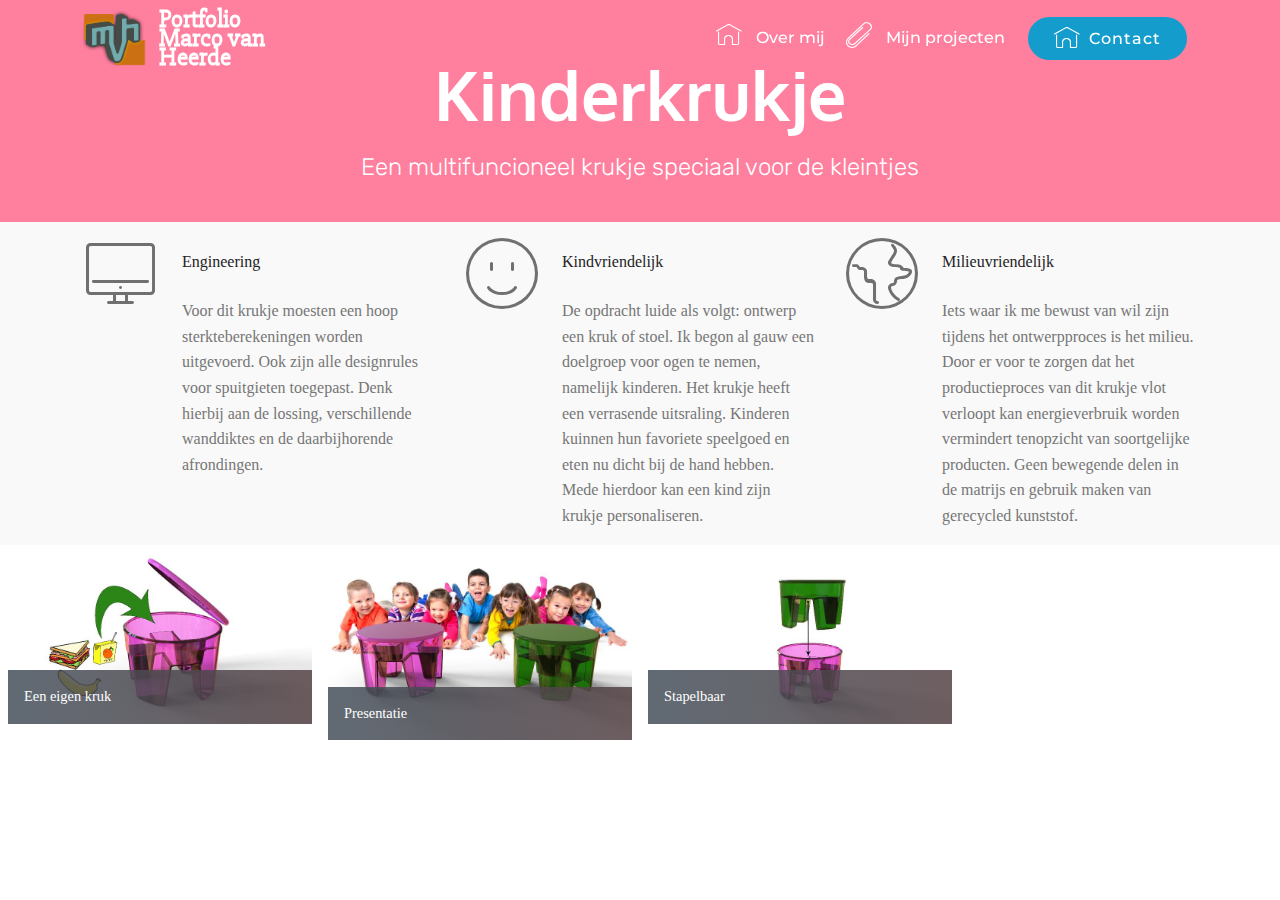
<file: page10.html>
<!DOCTYPE html>
<html>
<head>
  <!-- Site made with Mobirise Website Builder v4.3.2, https://mobirise.com -->
  <meta charset="UTF-8">
  <meta http-equiv="X-UA-Compatible" content="IE=edge">
  <meta name="generator" content="Mobirise v4.3.2, mobirise.com">
  <meta name="viewport" content="width=device-width, initial-scale=1">
  <link rel="shortcut icon" href="assets/images/lgogoo.png" type="image/x-icon">
  <meta name="description" content="Web Page Generator Description">
  <title>Kinderkrukje</title>
  <link rel="stylesheet" href="assets/web/assets/mobirise-icons/mobirise-icons.css">
  <link rel="stylesheet" href="assets/tether/tether.min.css">
  <link rel="stylesheet" href="assets/bootstrap/css/bootstrap.min.css">
  <link rel="stylesheet" href="assets/bootstrap/css/bootstrap-grid.min.css">
  <link rel="stylesheet" href="assets/bootstrap/css/bootstrap-reboot.min.css">
  <link rel="stylesheet" href="assets/dropdown/css/style.css">
  <link rel="stylesheet" href="assets/theme/css/style.css">
  <link rel="stylesheet" href="assets/mobirise-gallery/style.css">
  <link rel="stylesheet" href="assets/mobirise/css/mbr-additional.css" type="text/css">
  
  
  
</head>
<body>
<section class="menu cid-qykPyG7z5Y" id="menu1-3r" data-rv-view="1048">
    
    


    <nav class="navbar navbar-dropdown align-items-center navbar-fixed-top navbar-toggleable-sm bg-color transparent">
        <button class="navbar-toggler navbar-toggler-right" type="button" data-toggle="collapse" data-target="#navbarSupportedContent" aria-controls="navbarSupportedContent" aria-expanded="false" aria-label="Toggle navigation">
            <div class="hamburger">
                <span></span>
                <span></span>
                <span></span>
                <span></span>
            </div>
        </button>
        <div class="menu-logo">
            <div class="navbar-brand">
                <span class="navbar-logo">
                    <a href="index.html">
                         <img src="assets/images/lgogoo.png" alt="Mobirise" title="" media-simple="true">
                    </a>
                </span>
                <span class="navbar-caption-wrap"><a class="navbar-caption display-4 text-white" href="index.html">
                        Portfolio Marco van Heerde</a></span>
            </div>
        </div>
        <div class="collapse navbar-collapse" id="navbarSupportedContent">
            <ul class="navbar-nav nav-dropdown display-4" data-app-modern-menu="true"><li class="nav-item"><a class="nav-link link text-white" href="Over mij.html"><span class="mbri-home mbr-iconfont mbr-iconfont-btn"></span>                        Over mij</a></li><li class="nav-item"><a class="nav-link link text-white" href="mijn projecten.html"><span class="mbri-paperclip mbr-iconfont mbr-iconfont-btn"></span>                        Mijn projecten</a></li></ul>
            <div class="navbar-buttons mbr-section-btn"><a class="btn btn-sm btn-primary display-4" href="index.html#footer2-3h"><span class="mbri-home mbr-iconfont mbr-iconfont-btn"></span>
                    
                    Contact</a></div>
        </div>
    </nav>
</section>

<section class="engine"><a href="https://mobirise.co/o">bootstrap button</a></section><section class="mbr-section content5 cid-qylGDS2i4J" id="content5-44" data-rv-view="1050">

    

    

    <div class="container">
        <div class="media-container-row">
            <div class="title col-12 col-md-8">
                <h2 class="align-center mbr-bold mbr-white pb-3 mbr-fonts-style display-1">
                    Kinderkrukje</h2>
                <h3 class="mbr-section-subtitle align-center mbr-light mbr-white pb-3 mbr-fonts-style display-5">Een multifuncioneel krukje speciaal voor de kleintjes</h3>
                
                
            </div>
        </div>
    </div>
</section>

<section class="features7 cid-qxKw9Xt7fh" id="features7-34" data-rv-view="1053">
    
    

    
    <div class="container">
        <div class="row justify-content-center">

            <div class="card p-3 col-12 col-md-6 col-lg-4">
                <div class="media">
                    <div class="card-img pr-2">
                        <span class="mbr-iconfont mbri-desktop" media-simple="true"></span>
                    </div>
                    <div class="card-box media-body">
                        <h4 class="card-title py-3 mbr-fonts-style display-7">
                            Engineering</h4>
                        <p class="mbr-text mbr-fonts-style display-7">
                           Voor dit krukje moesten een hoop sterkteberekeningen worden uitgevoerd. Ook zijn alle designrules voor spuitgieten toegepast. Denk hierbij aan de lossing, verschillende wanddiktes en de daarbijhorende afrondingen.&nbsp;</p>
                    </div>
                </div>
            </div>

            <div class="card p-3 col-12 col-md-6 col-lg-4">
                <div class="media"> 
                    <div class="card-img pr-2">
                        <span class="mbr-iconfont mbri-smile-face" media-simple="true"></span>
                    </div>
                    <div class="card-box media-body">
                        <h4 class="card-title py-3 mbr-fonts-style display-7">Kindvriendelijk&nbsp;</h4>
                        <p class="mbr-text mbr-fonts-style display-7">De opdracht luide als volgt: ontwerp een kruk of stoel. Ik begon al gauw een doelgroep voor ogen te nemen, namelijk kinderen. Het krukje heeft een verrasende uitsraling. Kinderen kuinnen hun favoriete speelgoed en eten nu dicht bij de hand hebben. Mede hierdoor kan een kind zijn krukje personaliseren.&nbsp;</p>
                    </div>
                </div>
            </div>

            <div class="card p-3 col-12 col-md-6 col-lg-4">
                <div class="media">
                    <div class="card-img pr-2">
                        <span class="mbr-iconfont mbri-globe" media-simple="true"></span>
                    </div>
                    <div class="media-body card-box">
                        <h4 class="card-title py-3 mbr-fonts-style display-7">
                            Milieuvriendelijk&nbsp;</h4>
                        <p class="mbr-text mbr-fonts-style display-7">Iets waar ik me bewust van wil zijn tijdens het ontwerpproces is het milieu. Door er voor te zorgen dat het productieproces van dit krukje vlot verloopt kan energieverbruik worden vermindert tenopzicht van soortgelijke producten. Geen bewegende delen in de matrijs en gebruik maken van gerecycled kunststof.&nbsp;</p>
                    </div>
                </div>
            </div>

            
        </div>
    </div>
</section>

<section class="mbr-gallery mbr-slider-carousel cid-qxShlIA18z" id="gallery1-35" data-rv-view="1056">

    

    <div>
        <div><!-- Filter --><!-- Gallery --><div class="mbr-gallery-row"><div class="mbr-gallery-layout-default"><div><div><div class="mbr-gallery-item mbr-gallery-item--p1" data-video-url="false" data-tags="Responsive"><div href="#lb-gallery1-35" data-slide-to="0" data-toggle="modal"><img src="assets/images/krukje.393-800x450.jpg" alt=""><span class="icon-focus"></span><span class="mbr-gallery-title mbr-fonts-style display-7">Een eigen kruk</span></div></div><div class="mbr-gallery-item mbr-gallery-item--p1" data-video-url="false" data-tags="Animated"><div href="#lb-gallery1-35" data-slide-to="1" data-toggle="modal"><img src="assets/images/krukje.392-800x494.jpg" alt=""><span class="icon-focus"></span><span class="mbr-gallery-title mbr-fonts-style display-7">Presentatie</span></div></div><div class="mbr-gallery-item mbr-gallery-item--p1" data-video-url="false" data-tags="Responsive"><div href="#lb-gallery1-35" data-slide-to="2" data-toggle="modal"><img src="assets/images/krukje.394-800x450.jpg" alt=""><span class="icon-focus"></span><span class="mbr-gallery-title mbr-fonts-style display-7">Stapelbaar</span></div></div></div></div><div class="clearfix"></div></div></div><!-- Lightbox --><div data-app-prevent-settings="" class="mbr-slider modal fade carousel slide" tabindex="-1" data-keyboard="true" data-interval="false" id="lb-gallery1-35"><div class="modal-dialog"><div class="modal-content"><div class="modal-body"><div class="carousel-inner"><div class="carousel-item"><img src="assets/images/krukje.393.jpg" alt=""></div><div class="carousel-item"><img src="assets/images/krukje.392.jpg" alt=""></div><div class="carousel-item active"><img src="assets/images/krukje.394.jpg" alt=""></div></div><a class="carousel-control carousel-control-prev" role="button" data-slide="prev" href="#lb-gallery1-35"><span class="mbri-left mbr-iconfont" aria-hidden="true"></span><span class="sr-only">Previous</span></a><a class="carousel-control carousel-control-next" role="button" data-slide="next" href="#lb-gallery1-35"><span class="mbri-right mbr-iconfont" aria-hidden="true"></span><span class="sr-only">Next</span></a><a class="close" href="#" role="button" data-dismiss="modal"><span class="sr-only">Close</span></a></div></div></div></div></div>
    </div>

</section>


  <script src="assets/web/assets/jquery/jquery.min.js"></script>
  <script src="assets/popper/popper.min.js"></script>
  <script src="assets/tether/tether.min.js"></script>
  <script src="assets/bootstrap/js/bootstrap.min.js"></script>
  <script src="assets/smooth-scroll/smooth-scroll.js"></script>
  <script src="assets/dropdown/js/script.min.js"></script>
  <script src="assets/touch-swipe/jquery.touch-swipe.min.js"></script>
  <script src="assets/jquery-mb-vimeo_player/jquery.mb.vimeo_player.js"></script>
  <script src="assets/bootstrap-carousel-swipe/bootstrap-carousel-swipe.js"></script>
  <script src="assets/masonry/masonry.pkgd.min.js"></script>
  <script src="assets/imagesloaded/imagesloaded.pkgd.min.js"></script>
  <script src="assets/theme/js/script.js"></script>
  <script src="assets/mobirise-gallery/player.min.js"></script>
  <script src="assets/mobirise-gallery/script.js"></script>
  <script src="assets/mobirise-slider-video/script.js"></script>
  
  
</body>
</html>
</file>
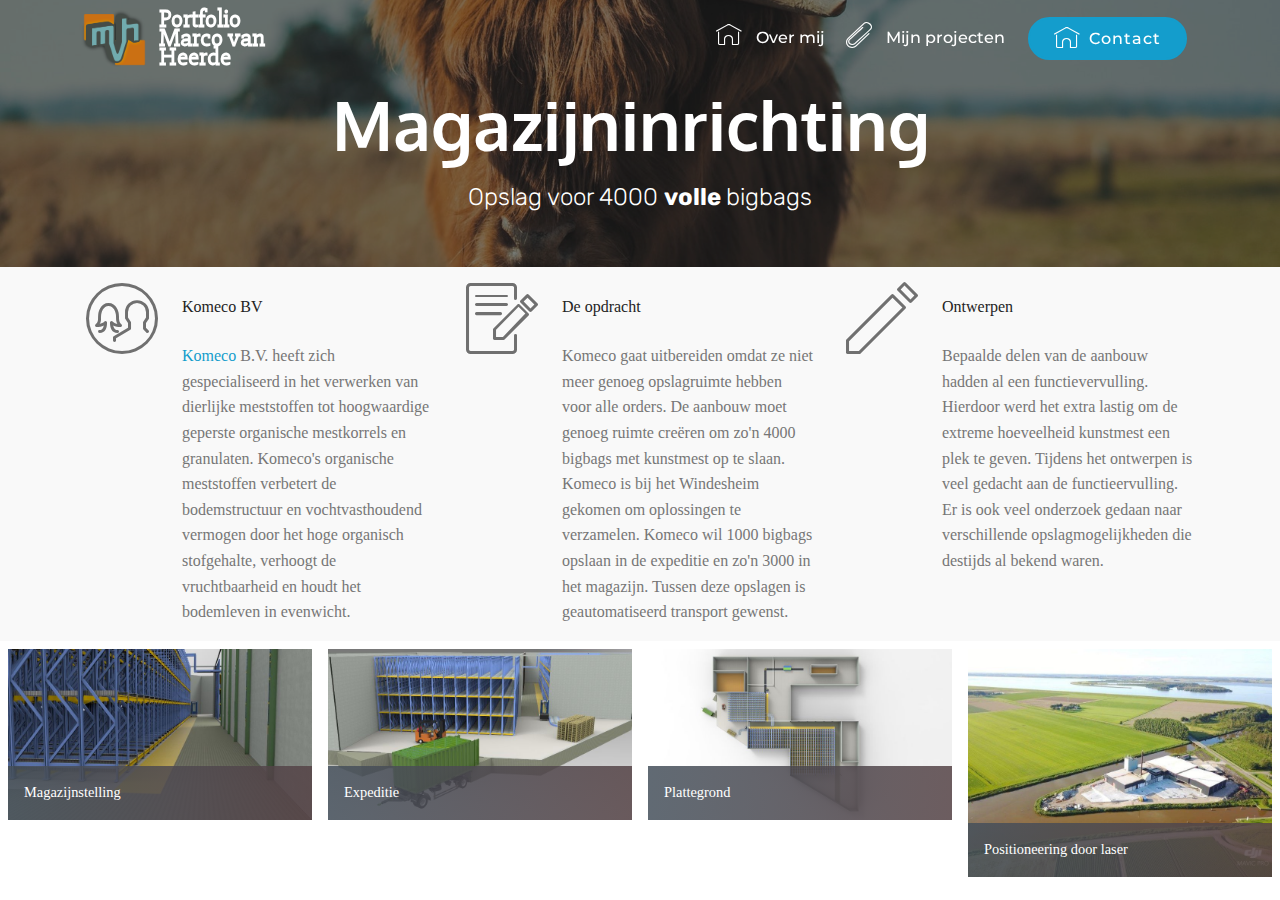
<file: page11.html>
<!DOCTYPE html>
<html>
<head>
  <!-- Site made with Mobirise Website Builder v4.3.2, https://mobirise.com -->
  <meta charset="UTF-8">
  <meta http-equiv="X-UA-Compatible" content="IE=edge">
  <meta name="generator" content="Mobirise v4.3.2, mobirise.com">
  <meta name="viewport" content="width=device-width, initial-scale=1">
  <link rel="shortcut icon" href="assets/images/lgogoo.png" type="image/x-icon">
  <meta name="description" content="Web Page Generator Description">
  <title>Magazijninrichting Komeco</title>
  <link rel="stylesheet" href="assets/web/assets/mobirise-icons/mobirise-icons.css">
  <link rel="stylesheet" href="assets/tether/tether.min.css">
  <link rel="stylesheet" href="assets/bootstrap/css/bootstrap.min.css">
  <link rel="stylesheet" href="assets/bootstrap/css/bootstrap-grid.min.css">
  <link rel="stylesheet" href="assets/bootstrap/css/bootstrap-reboot.min.css">
  <link rel="stylesheet" href="assets/dropdown/css/style.css">
  <link rel="stylesheet" href="assets/theme/css/style.css">
  <link rel="stylesheet" href="assets/mobirise-gallery/style.css">
  <link rel="stylesheet" href="assets/mobirise/css/mbr-additional.css" type="text/css">
  
  
  
</head>
<body>
<section class="menu cid-qykPIxsA6q" id="menu1-3v" data-rv-view="1098">
    
    


    <nav class="navbar navbar-dropdown align-items-center navbar-fixed-top navbar-toggleable-sm bg-color transparent">
        <button class="navbar-toggler navbar-toggler-right" type="button" data-toggle="collapse" data-target="#navbarSupportedContent" aria-controls="navbarSupportedContent" aria-expanded="false" aria-label="Toggle navigation">
            <div class="hamburger">
                <span></span>
                <span></span>
                <span></span>
                <span></span>
            </div>
        </button>
        <div class="menu-logo">
            <div class="navbar-brand">
                <span class="navbar-logo">
                    <a href="index.html">
                         <img src="assets/images/lgogoo.png" alt="Mobirise" title="" media-simple="true">
                    </a>
                </span>
                <span class="navbar-caption-wrap"><a class="navbar-caption display-4 text-white" href="index.html">
                        Portfolio Marco van Heerde</a></span>
            </div>
        </div>
        <div class="collapse navbar-collapse" id="navbarSupportedContent">
            <ul class="navbar-nav nav-dropdown display-4" data-app-modern-menu="true"><li class="nav-item"><a class="nav-link link text-white" href="Over mij.html"><span class="mbri-home mbr-iconfont mbr-iconfont-btn"></span>                        Over mij</a></li><li class="nav-item"><a class="nav-link link text-white" href="mijn projecten.html"><span class="mbri-paperclip mbr-iconfont mbr-iconfont-btn"></span>                        Mijn projecten</a></li></ul>
            <div class="navbar-buttons mbr-section-btn"><a class="btn btn-sm btn-primary display-4" href="index.html#footer2-3h"><span class="mbri-home mbr-iconfont mbr-iconfont-btn"></span>
                    
                    Contact</a></div>
        </div>
    </nav>
</section>

<section class="engine"><a href="https://mobirise.co/o">bootstrap buttons</a></section><section class="mbr-section content5 cid-qxSkdQLM0L" id="content5-3w" data-rv-view="1100">

    

    <div class="mbr-overlay" style="opacity: 0.6; background-color: rgb(35, 35, 35);">
    </div>

    <div class="container">
        <div class="media-container-row">
            <div class="title col-12 col-md-8">
                <h2 class="align-center mbr-bold mbr-white pb-3 mbr-fonts-style display-1">
                    Magazijninrichting&nbsp;</h2>
                <h3 class="mbr-section-subtitle align-center mbr-light mbr-white pb-3 mbr-fonts-style display-5">
                    Opslag voor 4000 <strong>volle </strong>bigbags</h3>
                
                
            </div>
        </div>
    </div>
</section>

<section class="features7 cid-qxKw9Xt7fh" id="features7-3x" data-rv-view="1103">
    
    

    
    <div class="container">
        <div class="row justify-content-center">

            <div class="card p-3 col-12 col-md-6 col-lg-4">
                <div class="media">
                    <div class="card-img pr-2">
                        <span class="mbr-iconfont mbri-users" media-simple="true"></span>
                    </div>
                    <div class="card-box media-body">
                        <h4 class="card-title py-3 mbr-fonts-style display-7">
                            Komeco BV</h4>
                        <p class="mbr-text mbr-fonts-style display-7">
                           <a href="http://www.komeco.nl/">Komeco</a> B.V. heeft zich gespecialiseerd in het verwerken van dierlijke meststoffen tot hoogwaardige geperste organische mestkorrels en granulaten. Komeco's organische meststoffen verbetert de bodemstructuur en vochtvasthoudend vermogen door het hoge organisch stofgehalte, verhoogt de vruchtbaarheid en houdt het bodemleven in evenwicht.</p>
                    </div>
                </div>
            </div>

            <div class="card p-3 col-12 col-md-6 col-lg-4">
                <div class="media"> 
                    <div class="card-img pr-2">
                        <span class="mbr-iconfont mbri-edit" media-simple="true"></span>
                    </div>
                    <div class="card-box media-body">
                        <h4 class="card-title py-3 mbr-fonts-style display-7">De opdracht &nbsp;</h4>
                        <p class="mbr-text mbr-fonts-style display-7">
                           Komeco gaat uitbereiden omdat ze niet meer genoeg opslagruimte hebben voor alle orders. De aanbouw moet genoeg ruimte creëren om zo'n 4000 bigbags met kunstmest op te slaan. Komeco is bij het Windesheim gekomen om oplossingen te verzamelen. Komeco wil 1000 bigbags opslaan in de expeditie en zo'n 3000 in het magazijn. Tussen deze opslagen is geautomatiseerd transport gewenst.&nbsp;</p>
                    </div>
                </div>
            </div>

            <div class="card p-3 col-12 col-md-6 col-lg-4">
                <div class="media">
                    <div class="card-img pr-2">
                        <span class="mbr-iconfont mbri-edit2" media-simple="true"></span>
                    </div>
                    <div class="media-body card-box">
                        <h4 class="card-title py-3 mbr-fonts-style display-7">Ontwerpen&nbsp;</h4>
                        <p class="mbr-text mbr-fonts-style display-7">Bepaalde delen van de aanbouw hadden al een functievervulling. Hierdoor werd het extra lastig om de extreme hoeveelheid kunstmest een plek te geven. Tijdens het ontwerpen is veel gedacht aan de functieervulling. Er is ook veel onderzoek gedaan naar verschillende opslagmogelijkheden die destijds al bekend waren.&nbsp;</p>
                    </div>
                </div>
            </div>

            
        </div>
    </div>
</section>

<section class="mbr-gallery mbr-slider-carousel cid-qxShlIA18z" id="gallery1-3y" data-rv-view="1106">

    

    <div>
        <div><!-- Filter --><!-- Gallery --><div class="mbr-gallery-row"><div class="mbr-gallery-layout-default"><div><div><div class="mbr-gallery-item mbr-gallery-item--p1" data-video-url="false" data-tags="Responsive"><div href="#lb-gallery1-3y" data-slide-to="0" data-toggle="modal"><img src="assets/images/rendering-hal.124-800x450.jpg" alt=""><span class="icon-focus"></span><span class="mbr-gallery-title mbr-fonts-style display-7">Magazijnstelling&nbsp;</span></div></div><div class="mbr-gallery-item mbr-gallery-item--p1" data-video-url="false" data-tags="Animated"><div href="#lb-gallery1-3y" data-slide-to="1" data-toggle="modal"><img src="assets/images/rendering-hal.122-800x450.jpg" alt=""><span class="icon-focus"></span><span class="mbr-gallery-title mbr-fonts-style display-7">Expeditie</span></div></div><div class="mbr-gallery-item mbr-gallery-item--p1" data-video-url="false" data-tags="Responsive"><div href="#lb-gallery1-3y" data-slide-to="2" data-toggle="modal"><img src="assets/images/rendering-hal.120-800x450.jpg" alt=""><span class="icon-focus"></span><span class="mbr-gallery-title mbr-fonts-style display-7">Plattegrond</span></div></div><div class="mbr-gallery-item mbr-gallery-item--p1" data-video-url="false" data-tags="Responsive"><div href="#lb-gallery1-3y" data-slide-to="3" data-toggle="modal"><img src="assets/images/komeco-bv-800x600.jpg" alt=""><span class="icon-focus"></span><span class="mbr-gallery-title mbr-fonts-style display-7">Positioneering door laser</span></div></div></div></div><div class="clearfix"></div></div></div><!-- Lightbox --><div data-app-prevent-settings="" class="mbr-slider modal fade carousel slide" tabindex="-1" data-keyboard="true" data-interval="false" id="lb-gallery1-3y"><div class="modal-dialog"><div class="modal-content"><div class="modal-body"><div class="carousel-inner"><div class="carousel-item"><img src="assets/images/rendering-hal.124.jpg" alt=""></div><div class="carousel-item"><img src="assets/images/rendering-hal.122.jpg" alt=""></div><div class="carousel-item"><img src="assets/images/rendering-hal.120.jpg" alt=""></div><div class="carousel-item active"><img src="assets/images/komeco-bv.jpg" alt=""></div></div><a class="carousel-control carousel-control-prev" role="button" data-slide="prev" href="#lb-gallery1-3y"><span class="mbri-left mbr-iconfont" aria-hidden="true"></span><span class="sr-only">Previous</span></a><a class="carousel-control carousel-control-next" role="button" data-slide="next" href="#lb-gallery1-3y"><span class="mbri-right mbr-iconfont" aria-hidden="true"></span><span class="sr-only">Next</span></a><a class="close" href="#" role="button" data-dismiss="modal"><span class="sr-only">Close</span></a></div></div></div></div></div>
    </div>

</section>


  <script src="assets/web/assets/jquery/jquery.min.js"></script>
  <script src="assets/popper/popper.min.js"></script>
  <script src="assets/tether/tether.min.js"></script>
  <script src="assets/bootstrap/js/bootstrap.min.js"></script>
  <script src="assets/smooth-scroll/smooth-scroll.js"></script>
  <script src="assets/dropdown/js/script.min.js"></script>
  <script src="assets/touch-swipe/jquery.touch-swipe.min.js"></script>
  <script src="assets/jquery-mb-vimeo_player/jquery.mb.vimeo_player.js"></script>
  <script src="assets/bootstrap-carousel-swipe/bootstrap-carousel-swipe.js"></script>
  <script src="assets/masonry/masonry.pkgd.min.js"></script>
  <script src="assets/imagesloaded/imagesloaded.pkgd.min.js"></script>
  <script src="assets/theme/js/script.js"></script>
  <script src="assets/mobirise-gallery/player.min.js"></script>
  <script src="assets/mobirise-gallery/script.js"></script>
  <script src="assets/mobirise-slider-video/script.js"></script>
  
  
</body>
</html>
</file>
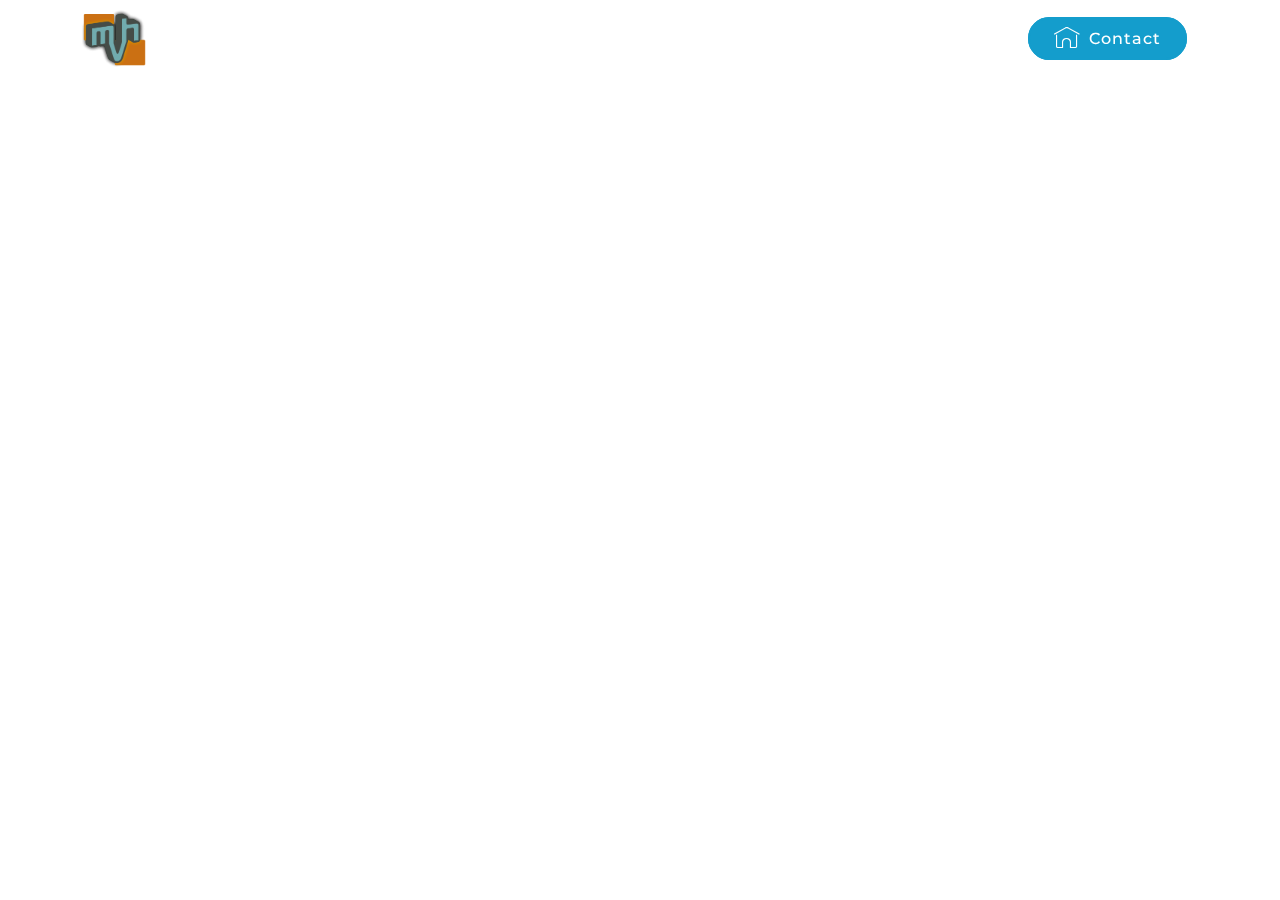
<file: page5.html>
<!DOCTYPE html>
<html>
<head>
  <!-- Site made with Mobirise Website Builder v4.3.2, https://mobirise.com -->
  <meta charset="UTF-8">
  <meta http-equiv="X-UA-Compatible" content="IE=edge">
  <meta name="generator" content="Mobirise v4.3.2, mobirise.com">
  <meta name="viewport" content="width=device-width, initial-scale=1">
  <link rel="shortcut icon" href="assets/images/lgogoo.png" type="image/x-icon">
  <meta name="description" content="Website Generator Description">
  <title>Englisch</title>
  <link rel="stylesheet" href="assets/web/assets/mobirise-icons/mobirise-icons.css">
  <link rel="stylesheet" href="assets/tether/tether.min.css">
  <link rel="stylesheet" href="assets/bootstrap/css/bootstrap.min.css">
  <link rel="stylesheet" href="assets/bootstrap/css/bootstrap-grid.min.css">
  <link rel="stylesheet" href="assets/bootstrap/css/bootstrap-reboot.min.css">
  <link rel="stylesheet" href="assets/dropdown/css/style.css">
  <link rel="stylesheet" href="assets/theme/css/style.css">
  <link rel="stylesheet" href="assets/mobirise/css/mbr-additional.css" type="text/css">
  
  
  
</head>
<body>
<section class="menu cid-qpm4iil1MI" id="menu1-26" data-rv-view="974">
    
    


    <nav class="navbar navbar-dropdown align-items-center navbar-fixed-top navbar-toggleable-sm bg-color transparent">
        <button class="navbar-toggler navbar-toggler-right" type="button" data-toggle="collapse" data-target="#navbarSupportedContent" aria-controls="navbarSupportedContent" aria-expanded="false" aria-label="Toggle navigation">
            <div class="hamburger">
                <span></span>
                <span></span>
                <span></span>
                <span></span>
            </div>
        </button>
        <div class="menu-logo">
            <div class="navbar-brand">
                <span class="navbar-logo">
                    <a href="index.html">
                         <img src="assets/images/lgogoo.png" alt="Mobirise" title="" media-simple="true">
                    </a>
                </span>
                <span class="navbar-caption-wrap"><a class="navbar-caption display-4 text-white" href="index.html">
                        Portfolio Marco van Heerde</a></span>
            </div>
        </div>
        <div class="collapse navbar-collapse" id="navbarSupportedContent">
            <ul class="navbar-nav nav-dropdown display-4" data-app-modern-menu="true"><li class="nav-item"><a class="nav-link link text-white" href="Over mij.html"><span class="mbri-home mbr-iconfont mbr-iconfont-btn"></span>                        Over mij</a></li><li class="nav-item"><a class="nav-link link text-white" href="mijn projecten.html"><span class="mbri-paperclip mbr-iconfont mbr-iconfont-btn"></span>                        Mijn projecten</a></li></ul>
            <div class="navbar-buttons mbr-section-btn"><a class="btn btn-sm btn-primary display-4" href="index.html#footer2-3h"><span class="mbri-home mbr-iconfont mbr-iconfont-btn"></span>
                    
                    Contact</a></div>
        </div>
    </nav>
</section>

<section class="engine"><a href="https://mobirise.co/p">bootstrap menu</a></section><section class="menu cid-qpm4juggF9" id="menu1-27" data-rv-view="976">
    
    


    <nav class="navbar navbar-dropdown align-items-center navbar-fixed-top navbar-toggleable-sm bg-color transparent">
        <button class="navbar-toggler navbar-toggler-right" type="button" data-toggle="collapse" data-target="#navbarSupportedContent" aria-controls="navbarSupportedContent" aria-expanded="false" aria-label="Toggle navigation">
            <div class="hamburger">
                <span></span>
                <span></span>
                <span></span>
                <span></span>
            </div>
        </button>
        <div class="menu-logo">
            <div class="navbar-brand">
                <span class="navbar-logo">
                    <a href="index.html">
                         <img src="assets/images/lgogoo.png" alt="Mobirise" title="" media-simple="true">
                    </a>
                </span>
                <span class="navbar-caption-wrap"><a class="navbar-caption display-4 text-white" href="index.html">
                        Portfolio Marco van Heerde</a></span>
            </div>
        </div>
        <div class="collapse navbar-collapse" id="navbarSupportedContent">
            <ul class="navbar-nav nav-dropdown display-4" data-app-modern-menu="true"><li class="nav-item"><a class="nav-link link text-white" href="Over mij.html"><span class="mbri-home mbr-iconfont mbr-iconfont-btn"></span>                        Over mij</a></li><li class="nav-item"><a class="nav-link link text-white" href="mijn projecten.html"><span class="mbri-paperclip mbr-iconfont mbr-iconfont-btn"></span>                        Mijn projecten</a></li></ul>
            <div class="navbar-buttons mbr-section-btn"><a class="btn btn-sm btn-primary display-4" href="index.html#footer2-3h"><span class="mbri-home mbr-iconfont mbr-iconfont-btn"></span>
                    
                    Contact</a></div>
        </div>
    </nav>
</section>


  <script src="assets/web/assets/jquery/jquery.min.js"></script>
  <script src="assets/popper/popper.min.js"></script>
  <script src="assets/tether/tether.min.js"></script>
  <script src="assets/bootstrap/js/bootstrap.min.js"></script>
  <script src="assets/smooth-scroll/smooth-scroll.js"></script>
  <script src="assets/dropdown/js/script.min.js"></script>
  <script src="assets/touch-swipe/jquery.touch-swipe.min.js"></script>
  <script src="assets/theme/js/script.js"></script>
  
  
</body>
</html>
</file>
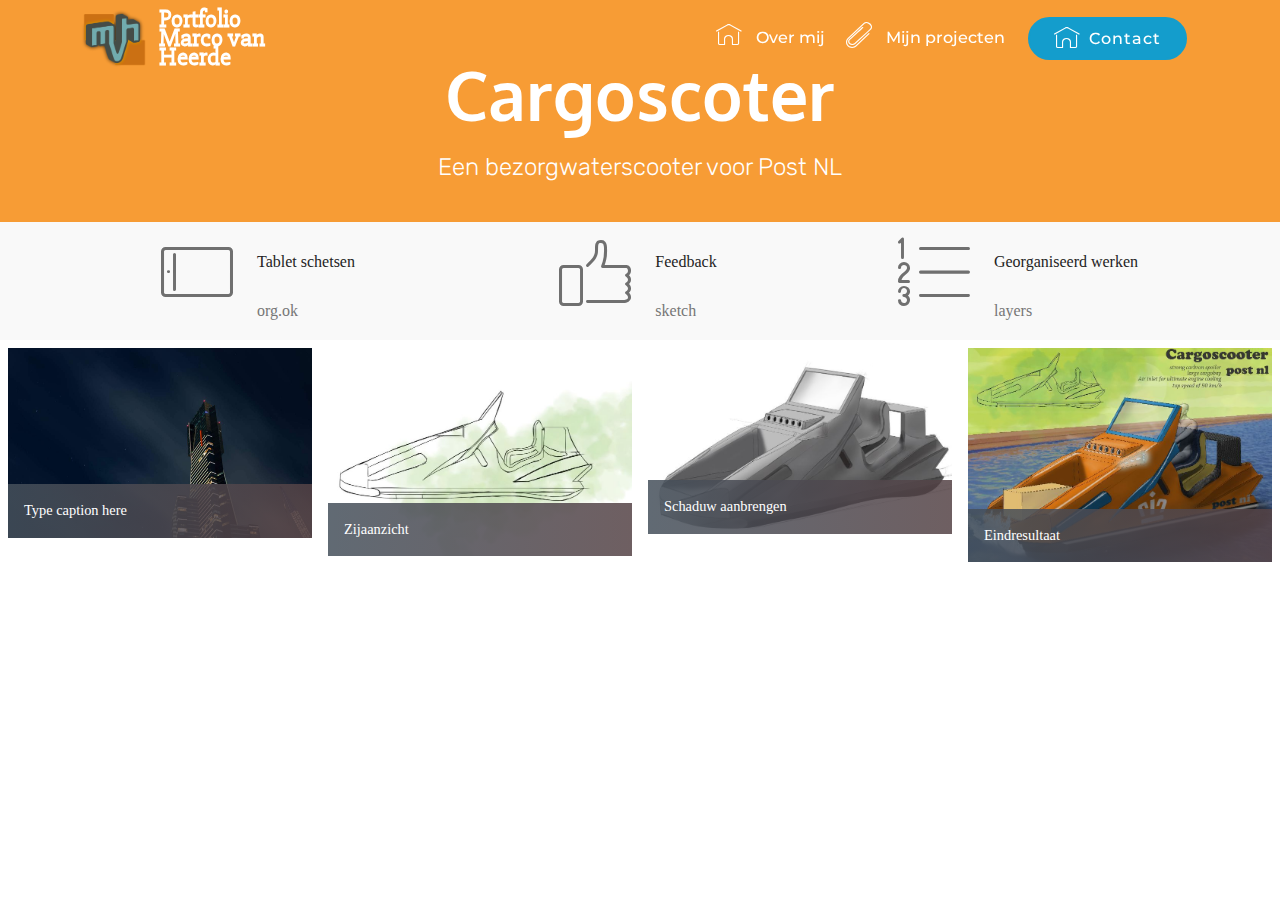
<file: page6.html>
<!DOCTYPE html>
<html>
<head>
  <!-- Site made with Mobirise Website Builder v4.3.2, https://mobirise.com -->
  <meta charset="UTF-8">
  <meta http-equiv="X-UA-Compatible" content="IE=edge">
  <meta name="generator" content="Mobirise v4.3.2, mobirise.com">
  <meta name="viewport" content="width=device-width, initial-scale=1">
  <link rel="shortcut icon" href="assets/images/lgogoo.png" type="image/x-icon">
  <meta name="description" content="Web Page Generator Description">
  <title>Cargoscooter Post NL</title>
  <link rel="stylesheet" href="assets/web/assets/mobirise-icons/mobirise-icons.css">
  <link rel="stylesheet" href="assets/tether/tether.min.css">
  <link rel="stylesheet" href="assets/bootstrap/css/bootstrap.min.css">
  <link rel="stylesheet" href="assets/bootstrap/css/bootstrap-grid.min.css">
  <link rel="stylesheet" href="assets/bootstrap/css/bootstrap-reboot.min.css">
  <link rel="stylesheet" href="assets/dropdown/css/style.css">
  <link rel="stylesheet" href="assets/theme/css/style.css">
  <link rel="stylesheet" href="assets/mobirise-gallery/style.css">
  <link rel="stylesheet" href="assets/mobirise/css/mbr-additional.css" type="text/css">
  
  
  
</head>
<body>
<section class="menu cid-qykPmSLeR7" id="menu1-3q" data-rv-view="978">
    
    


    <nav class="navbar navbar-dropdown align-items-center navbar-fixed-top navbar-toggleable-sm bg-color transparent">
        <button class="navbar-toggler navbar-toggler-right" type="button" data-toggle="collapse" data-target="#navbarSupportedContent" aria-controls="navbarSupportedContent" aria-expanded="false" aria-label="Toggle navigation">
            <div class="hamburger">
                <span></span>
                <span></span>
                <span></span>
                <span></span>
            </div>
        </button>
        <div class="menu-logo">
            <div class="navbar-brand">
                <span class="navbar-logo">
                    <a href="index.html">
                         <img src="assets/images/lgogoo.png" alt="Mobirise" title="" media-simple="true">
                    </a>
                </span>
                <span class="navbar-caption-wrap"><a class="navbar-caption display-4 text-white" href="index.html">
                        Portfolio Marco van Heerde</a></span>
            </div>
        </div>
        <div class="collapse navbar-collapse" id="navbarSupportedContent">
            <ul class="navbar-nav nav-dropdown display-4" data-app-modern-menu="true"><li class="nav-item"><a class="nav-link link text-white" href="Over mij.html"><span class="mbri-home mbr-iconfont mbr-iconfont-btn"></span>                        Over mij</a></li><li class="nav-item"><a class="nav-link link text-white" href="mijn projecten.html"><span class="mbri-paperclip mbr-iconfont mbr-iconfont-btn"></span>                        Mijn projecten</a></li></ul>
            <div class="navbar-buttons mbr-section-btn"><a class="btn btn-sm btn-primary display-4" href="index.html#footer2-3h"><span class="mbri-home mbr-iconfont mbr-iconfont-btn"></span>
                    
                    Contact</a></div>
        </div>
    </nav>
</section>

<section class="engine"><a href="https://mobirise.co/a">website builder</a></section><section class="mbr-section content5 cid-qxSlDIH8Hs" id="content5-38" data-rv-view="980">

    

    

    <div class="container">
        <div class="media-container-row">
            <div class="title col-12 col-md-8">
                <h2 class="align-center mbr-bold mbr-white pb-3 mbr-fonts-style display-1">Cargoscoter</h2>
                <h3 class="mbr-section-subtitle align-center mbr-light mbr-white pb-3 mbr-fonts-style display-5">
                    Een bezorgwaterscooter voor Post NL</h3>
                
                
            </div>
        </div>
    </div>
</section>

<section class="features7 cid-qxKw9Xt7fh" id="features7-2k" data-rv-view="983">
    
    

    
    <div class="container">
        <div class="row justify-content-center">

            <div class="card p-3 col-12 col-md-6 col-lg-4">
                <div class="media">
                    <div class="card-img pr-2">
                        <span class="mbr-iconfont mbri-tablet" media-simple="true"></span>
                    </div>
                    <div class="card-box media-body">
                        <h4 class="card-title py-3 mbr-fonts-style display-7">
                            Tablet schetsen&nbsp;</h4>
                        <p class="mbr-text mbr-fonts-style display-7">
                           org.ok</p>
                    </div>
                </div>
            </div>

            <div class="card p-3 col-12 col-md-6 col-lg-4">
                <div class="media"> 
                    <div class="card-img pr-2">
                        <span class="mbr-iconfont mbri-like" media-simple="true"></span>
                    </div>
                    <div class="card-box media-body">
                        <h4 class="card-title py-3 mbr-fonts-style display-7">Feedback&nbsp;</h4>
                        <p class="mbr-text mbr-fonts-style display-7">
                           sketch</p>
                    </div>
                </div>
            </div>

            <div class="card p-3 col-12 col-md-6 col-lg-4">
                <div class="media">
                    <div class="card-img pr-2">
                        <span class="mbr-iconfont mbri-numbered-list" media-simple="true"></span>
                    </div>
                    <div class="media-body card-box">
                        <h4 class="card-title py-3 mbr-fonts-style display-7">
                            Georganiseerd werken&nbsp;</h4>
                        <p class="mbr-text mbr-fonts-style display-7">
                           layers</p>
                    </div>
                </div>
            </div>

            
        </div>
    </div>
</section>

<section class="mbr-gallery mbr-slider-carousel cid-qxShlIA18z" id="gallery1-32" data-rv-view="986">

    

    <div>
        <div><!-- Filter --><!-- Gallery --><div class="mbr-gallery-row"><div class="mbr-gallery-layout-default"><div><div><div class="mbr-gallery-item mbr-gallery-item--p1" data-video-url="false" data-tags="Responsive"><div href="#lb-gallery1-32" data-slide-to="0" data-toggle="modal"><img src="assets/images/gallery06.jpg" alt=""><span class="icon-focus"></span><span class="mbr-gallery-title mbr-fonts-style display-7">Type caption here</span></div></div><div class="mbr-gallery-item mbr-gallery-item--p1" data-video-url="false" data-tags="Animated"><div href="#lb-gallery1-32" data-slide-to="1" data-toggle="modal"><img src="assets/images/zij-800x549.jpg" alt=""><span class="icon-focus"></span><span class="mbr-gallery-title mbr-fonts-style display-7">Zijaanzicht&nbsp;</span></div></div><div class="mbr-gallery-item mbr-gallery-item--p1" data-video-url="false" data-tags="Responsive"><div href="#lb-gallery1-32" data-slide-to="2" data-toggle="modal"><img src="assets/images/schets-800x489-800x489.jpg" alt=""><span class="icon-focus"></span><span class="mbr-gallery-title mbr-fonts-style display-7">Schaduw aanbrengen</span></div></div><div class="mbr-gallery-item mbr-gallery-item--p1" data-video-url="false" data-tags="Responsive"><div href="#lb-gallery1-32" data-slide-to="3" data-toggle="modal"><img src="assets/images/handschetsen-waterscooter-marco-van-heerde-800x565-800x565.jpg" alt=""><span class="icon-focus"></span><span class="mbr-gallery-title mbr-fonts-style display-7">Eindresultaat</span></div></div></div></div><div class="clearfix"></div></div></div><!-- Lightbox --><div data-app-prevent-settings="" class="mbr-slider modal fade carousel slide" tabindex="-1" data-keyboard="true" data-interval="false" id="lb-gallery1-32"><div class="modal-dialog"><div class="modal-content"><div class="modal-body"><div class="carousel-inner"><div class="carousel-item"><img src="assets/images/gallery06.jpg" alt=""></div><div class="carousel-item active"><img src="assets/images/zij.jpg" alt=""></div><div class="carousel-item"><img src="assets/images/schets-800x489.jpg" alt=""></div><div class="carousel-item"><img src="assets/images/handschetsen-waterscooter-marco-van-heerde-800x565.jpg" alt=""></div></div><a class="carousel-control carousel-control-prev" role="button" data-slide="prev" href="#lb-gallery1-32"><span class="mbri-left mbr-iconfont" aria-hidden="true"></span><span class="sr-only">Previous</span></a><a class="carousel-control carousel-control-next" role="button" data-slide="next" href="#lb-gallery1-32"><span class="mbri-right mbr-iconfont" aria-hidden="true"></span><span class="sr-only">Next</span></a><a class="close" href="#" role="button" data-dismiss="modal"><span class="sr-only">Close</span></a></div></div></div></div></div>
    </div>

</section>


  <script src="assets/web/assets/jquery/jquery.min.js"></script>
  <script src="assets/popper/popper.min.js"></script>
  <script src="assets/tether/tether.min.js"></script>
  <script src="assets/bootstrap/js/bootstrap.min.js"></script>
  <script src="assets/smooth-scroll/smooth-scroll.js"></script>
  <script src="assets/dropdown/js/script.min.js"></script>
  <script src="assets/touch-swipe/jquery.touch-swipe.min.js"></script>
  <script src="assets/jquery-mb-vimeo_player/jquery.mb.vimeo_player.js"></script>
  <script src="assets/bootstrap-carousel-swipe/bootstrap-carousel-swipe.js"></script>
  <script src="assets/masonry/masonry.pkgd.min.js"></script>
  <script src="assets/imagesloaded/imagesloaded.pkgd.min.js"></script>
  <script src="assets/theme/js/script.js"></script>
  <script src="assets/mobirise-gallery/player.min.js"></script>
  <script src="assets/mobirise-gallery/script.js"></script>
  <script src="assets/mobirise-slider-video/script.js"></script>
  
  
</body>
</html>
</file>
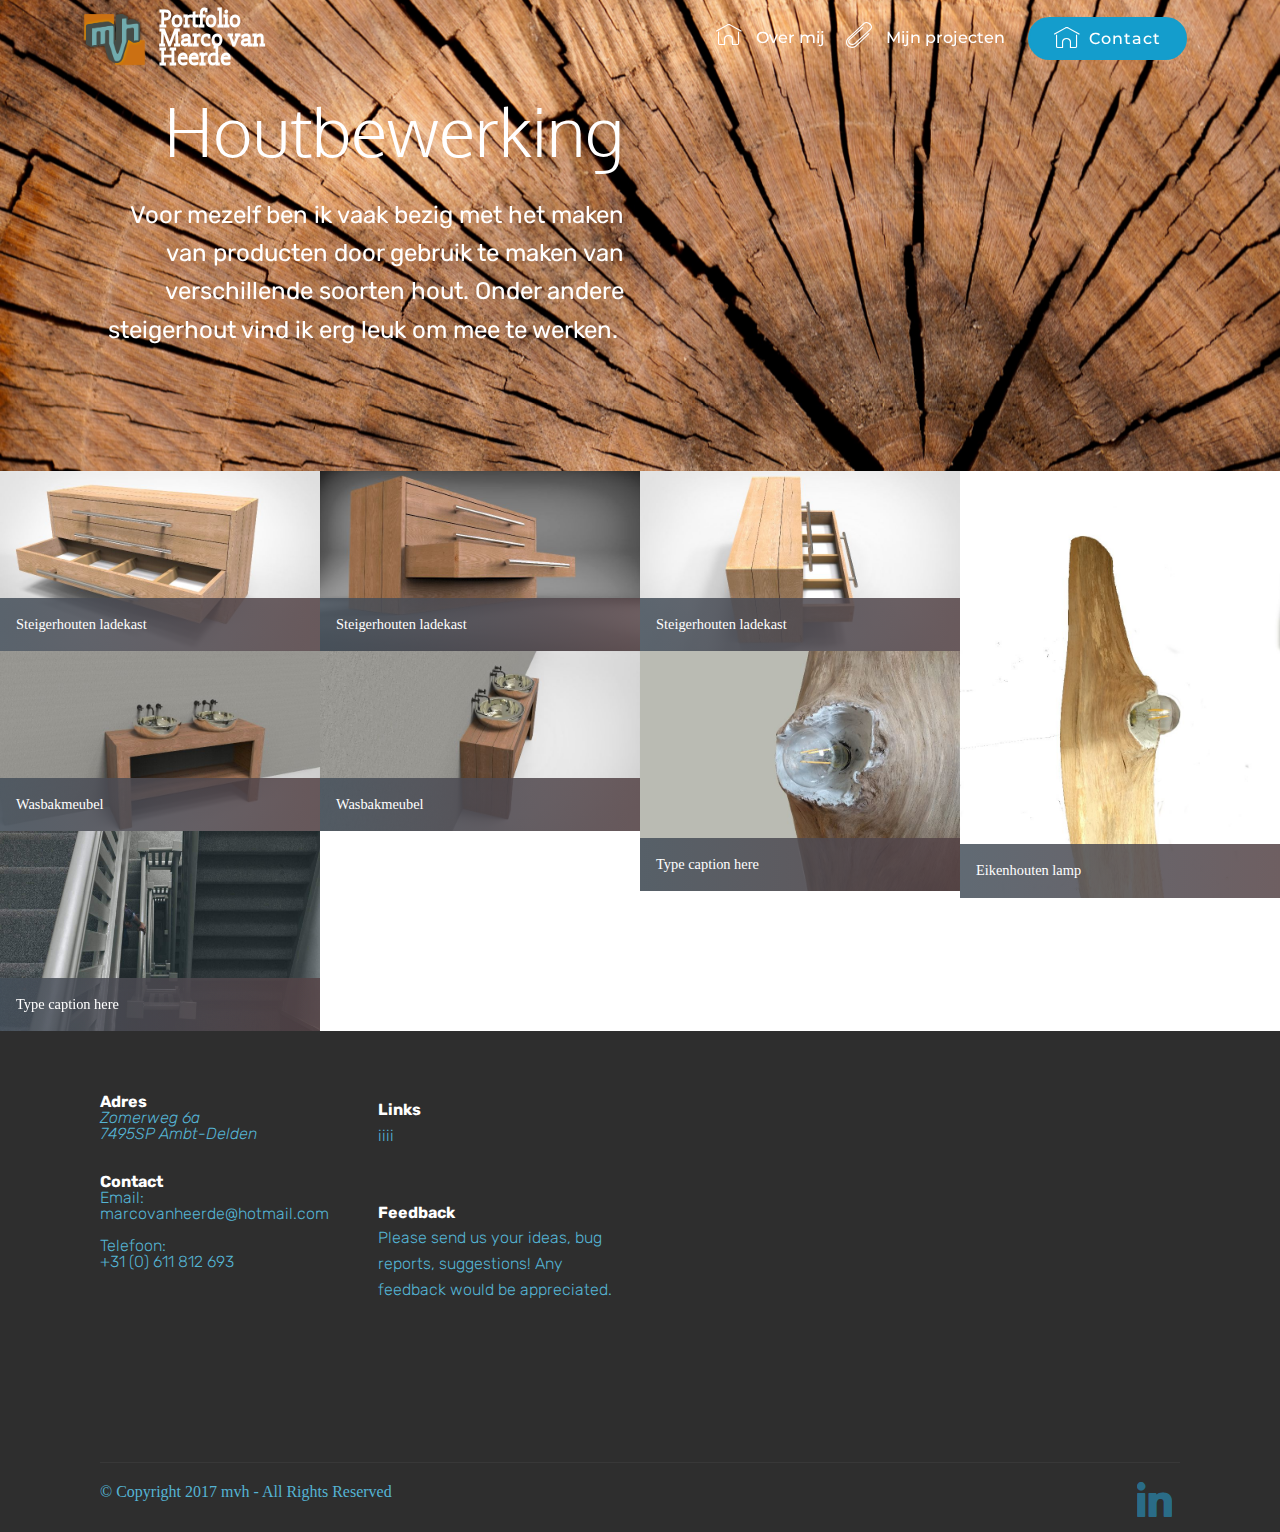
<file: page8.html>
<!DOCTYPE html>
<html>
<head>
  <!-- Site made with Mobirise Website Builder v4.3.2, https://mobirise.com -->
  <meta charset="UTF-8">
  <meta http-equiv="X-UA-Compatible" content="IE=edge">
  <meta name="generator" content="Mobirise v4.3.2, mobirise.com">
  <meta name="viewport" content="width=device-width, initial-scale=1">
  <link rel="shortcut icon" href="assets/images/lgogoo.png" type="image/x-icon">
  <meta name="description" content="Web Site Creator Description">
  <title>HOUTBEWERKING </title>
  <link rel="stylesheet" href="assets/web/assets/mobirise-icons/mobirise-icons.css">
  <link rel="stylesheet" href="assets/tether/tether.min.css">
  <link rel="stylesheet" href="assets/bootstrap/css/bootstrap.min.css">
  <link rel="stylesheet" href="assets/bootstrap/css/bootstrap-grid.min.css">
  <link rel="stylesheet" href="assets/bootstrap/css/bootstrap-reboot.min.css">
  <link rel="stylesheet" href="assets/dropdown/css/style.css">
  <link rel="stylesheet" href="assets/socicon/css/styles.css">
  <link rel="stylesheet" href="assets/theme/css/style.css">
  <link rel="stylesheet" href="assets/mobirise-gallery/style.css">
  <link rel="stylesheet" href="assets/mobirise/css/mbr-additional.css" type="text/css">
  
  
  
</head>
<body>
<section class="menu cid-qykOzNtdvu" id="menu1-3l" data-rv-view="1005">
    
    


    <nav class="navbar navbar-dropdown align-items-center navbar-fixed-top navbar-toggleable-sm bg-color transparent">
        <button class="navbar-toggler navbar-toggler-right" type="button" data-toggle="collapse" data-target="#navbarSupportedContent" aria-controls="navbarSupportedContent" aria-expanded="false" aria-label="Toggle navigation">
            <div class="hamburger">
                <span></span>
                <span></span>
                <span></span>
                <span></span>
            </div>
        </button>
        <div class="menu-logo">
            <div class="navbar-brand">
                <span class="navbar-logo">
                    <a href="index.html">
                         <img src="assets/images/lgogoo.png" alt="Mobirise" title="" media-simple="true">
                    </a>
                </span>
                <span class="navbar-caption-wrap"><a class="navbar-caption display-4 text-white" href="index.html">
                        Portfolio Marco van Heerde</a></span>
            </div>
        </div>
        <div class="collapse navbar-collapse" id="navbarSupportedContent">
            <ul class="navbar-nav nav-dropdown display-4" data-app-modern-menu="true"><li class="nav-item"><a class="nav-link link text-white" href="Over mij.html"><span class="mbri-home mbr-iconfont mbr-iconfont-btn"></span>                        Over mij</a></li><li class="nav-item"><a class="nav-link link text-white" href="mijn projecten.html"><span class="mbri-paperclip mbr-iconfont mbr-iconfont-btn"></span>                        Mijn projecten</a></li></ul>
            <div class="navbar-buttons mbr-section-btn"><a class="btn btn-sm btn-primary display-4" href="index.html#footer2-3h"><span class="mbri-home mbr-iconfont mbr-iconfont-btn"></span>
                    
                    Contact</a></div>
        </div>
    </nav>
</section>

<section class="engine"><a href="https://mobirise.co/p">bootstrap dropdown</a></section><section class="header7 cid-qxRmmymRPw mbr-parallax-background" id="header7-2q" data-rv-view="1007">

    

    

    <div class="container">
        <div class="media-container-row">

            <div class="media-content align-right">
                <h1 class="mbr-section-title mbr-white pb-3 mbr-fonts-style display-1">
                    Houtbewerking</h1>
                <div class="mbr-section-text mbr-white pb-3">
                    <p class="mbr-text mbr-fonts-style display-5">
                        Voor mezelf ben ik vaak bezig met het maken van producten door gebruik te maken van verschillende soorten hout. Onder andere steigerhout vind ik erg leuk om mee te werken.&nbsp;</p>
                </div>
                
            </div>

            <div class="mbr-figure" style="width: 100%;"><iframe class="mbr-embedded-video" src="https://www.youtube.com/embed/uNCr7NdOJgw?rel=0&amp;amp;showinfo=0&amp;autoplay=0&amp;loop=0" width="1280" height="720" frameborder="0" allowfullscreen></iframe></div>

        </div>
    </div>
</section>

<section class="mbr-gallery mbr-slider-carousel cid-qxRmg65iSW" id="gallery3-2p" data-rv-view="1010">

    

    <div>
        <div><!-- Filter --><!-- Gallery --><div class="mbr-gallery-row"><div class="mbr-gallery-layout-default"><div><div><div class="mbr-gallery-item mbr-gallery-item--pNaN" data-video-url="false" data-tags="Awesome"><div href="#lb-gallery3-2p" data-slide-to="0" data-toggle="modal"><img src="assets/images/ladekast.389-800x450.jpg" alt=""><span class="icon-focus"></span><span class="mbr-gallery-title mbr-fonts-style display-7">Steigerhouten ladekast</span></div></div><div class="mbr-gallery-item mbr-gallery-item--pNaN" data-video-url="false" data-tags="Responsive"><div href="#lb-gallery3-2p" data-slide-to="1" data-toggle="modal"><img src="assets/images/ladekast.388-800x450.jpg" alt=""><span class="icon-focus"></span><span class="mbr-gallery-title mbr-fonts-style display-7">Steigerhouten ladekast</span></div></div><div class="mbr-gallery-item mbr-gallery-item--pNaN" data-video-url="false" data-tags="Creative"><div href="#lb-gallery3-2p" data-slide-to="2" data-toggle="modal"><img src="assets/images/ladekast.390-800x450.jpg" alt=""><span class="icon-focus"></span><span class="mbr-gallery-title mbr-fonts-style display-7">Steigerhouten ladekast</span></div></div><div class="mbr-gallery-item mbr-gallery-item--pNaN" data-video-url="false" data-tags="Animated"><div href="#lb-gallery3-2p" data-slide-to="3" data-toggle="modal"><img src="assets/images/img-20171012-800x1066.jpg" alt=""><span class="icon-focus"></span><span class="mbr-gallery-title mbr-fonts-style display-7">Eikenhouten lamp</span></div></div><div class="mbr-gallery-item mbr-gallery-item--pNaN" data-video-url="false" data-tags="Awesome"><div href="#lb-gallery3-2p" data-slide-to="4" data-toggle="modal"><img src="assets/images/badkamer-kastje.404-800x450.jpg" alt=""><span class="icon-focus"></span><span class="mbr-gallery-title mbr-fonts-style display-7">Wasbakmeubel</span></div></div><div class="mbr-gallery-item mbr-gallery-item--pNaN" data-video-url="false" data-tags="Awesome"><div href="#lb-gallery3-2p" data-slide-to="5" data-toggle="modal"><img src="assets/images/badkamer-kastje.406-800x450.jpg" alt=""><span class="icon-focus"></span><span class="mbr-gallery-title mbr-fonts-style display-7">Wasbakmeubel&nbsp;</span></div></div><div class="mbr-gallery-item mbr-gallery-item--pNaN" data-video-url="false" data-tags="Responsive"><div href="#lb-gallery3-2p" data-slide-to="6" data-toggle="modal"><img src="assets/images/img-20171013-800x600.jpg" alt=""><span class="icon-focus"></span><span class="mbr-gallery-title mbr-fonts-style display-7">Type caption here</span></div></div><div class="mbr-gallery-item mbr-gallery-item--pNaN" data-video-url="false" data-tags="Animated"><div href="#lb-gallery3-2p" data-slide-to="7" data-toggle="modal"><img src="assets/images/gallery07.jpg" alt=""><span class="icon-focus"></span><span class="mbr-gallery-title mbr-fonts-style display-7">Type caption here</span></div></div></div></div><div class="clearfix"></div></div></div><!-- Lightbox --><div data-app-prevent-settings="" class="mbr-slider modal fade carousel slide" tabindex="-1" data-keyboard="true" data-interval="false" id="lb-gallery3-2p"><div class="modal-dialog"><div class="modal-content"><div class="modal-body"><div class="carousel-inner"><div class="carousel-item"><img src="assets/images/ladekast.389.jpg" alt=""></div><div class="carousel-item"><img src="assets/images/ladekast.388.jpg" alt=""></div><div class="carousel-item"><img src="assets/images/ladekast.390.jpg" alt=""></div><div class="carousel-item"><img src="assets/images/img-20171012.jpg" alt=""></div><div class="carousel-item"><img src="assets/images/badkamer-kastje.404.jpg" alt=""></div><div class="carousel-item active"><img src="assets/images/badkamer-kastje.406.jpg" alt=""></div><div class="carousel-item"><img src="assets/images/img-20171013.jpg" alt=""></div><div class="carousel-item"><img src="assets/images/gallery07.jpg" alt=""></div></div><a class="carousel-control carousel-control-prev" role="button" data-slide="prev" href="#lb-gallery3-2p"><span class="mbri-left mbr-iconfont" aria-hidden="true"></span><span class="sr-only">Previous</span></a><a class="carousel-control carousel-control-next" role="button" data-slide="next" href="#lb-gallery3-2p"><span class="mbri-right mbr-iconfont" aria-hidden="true"></span><span class="sr-only">Next</span></a><a class="close" href="#" role="button" data-dismiss="modal"><span class="sr-only">Close</span></a></div></div></div></div></div>
    </div>

</section>

<section class="cid-qyla4SvagI" id="footer2-3z" data-rv-view="1045">

    

    

    <div class="container">
        <div class="media-container-row content mbr-white">
            <div class="col-12 col-md-3 mbr-fonts-style display-4">
                <p class="mbr-text"></p><p>
                    <strong><br></strong><br><strong>Adres</strong>&nbsp;<br><em>Zomerweg 6a &nbsp; &nbsp; &nbsp; &nbsp; &nbsp; &nbsp; &nbsp; &nbsp; &nbsp; &nbsp;&nbsp;<br>7495SP Ambt-Delden</em> &nbsp; &nbsp; &nbsp; &nbsp; &nbsp; &nbsp; &nbsp; &nbsp; &nbsp; &nbsp;<br>
                    <br>
                    <br><strong>Contact</strong>&nbsp;<br>Email: marcovanheerde@hotmail.com &nbsp; &nbsp; &nbsp; &nbsp; &nbsp; &nbsp;<br>Telefoon<span style="font-size: 1rem;">: &nbsp; &nbsp; &nbsp; &nbsp; &nbsp; &nbsp; &nbsp; &nbsp; &nbsp; &nbsp; &nbsp; &nbsp; &nbsp; &nbsp; &nbsp; &nbsp; &nbsp; &nbsp; &nbsp; &nbsp; &nbsp; &nbsp; +31 (0) 611 812 693</span><span style="font-size: 1rem;">&nbsp; &nbsp; &nbsp; &nbsp; &nbsp; &nbsp; &nbsp; &nbsp; &nbsp; &nbsp;&nbsp;</span></p><p></p>
            </div>
            <div class="col-12 col-md-3 mbr-fonts-style display-4">
                <p class="mbr-text">
                    <strong><br></strong><br><strong>Links</strong>
                    <br>
                    iiii<br><br>
                    <br><strong>Feedback</strong>
<br>Please send us your ideas, bug reports, suggestions! Any feedback would be appreciated.
                </p>
            </div>
            <div class="col-12 col-md-6">
                <div class="google-map"><iframe frameborder="0" style="border:0" src="https://www.google.com/maps/embed/v1/place?key=AIzaSyA0Dx_boXQiwvdz8sJHoYeZNVTdoWONYkU&amp;q=place_id:ChIJzx6fIoQJuEcROo6zLwtNnTU" allowfullscreen=""></iframe></div>
            </div>
        </div>
        <div class="footer-lower">
            <div class="media-container-row">
                <div class="col-sm-12">
                    <hr>
                </div>
            </div>
            <div class="media-container-row mbr-white">
                <div class="col-sm-6 copyright">
                    <p class="mbr-text mbr-fonts-style display-7">
                        © Copyright 2017 mvh - All Rights Reserved
                    </p>
                </div>
                <div class="col-md-6">
                    <div class="social-list align-right">
                        <div class="soc-item">
                            <a href="https://www.linkedin.com/in/marco-van-heerde-4b9463132/" target="_blank">
                                <span class="mbr-iconfont mbr-iconfont-social socicon-linkedin socicon" style="font-size: 35px; color: rgb(39, 170, 224);" media-simple="true"></span>
                            </a>
                        </div>
                        
                        
                        
                        
                        
                    </div>
                </div>
            </div>
        </div>
    </div>
</section>


  <script src="assets/web/assets/jquery/jquery.min.js"></script>
  <script src="assets/popper/popper.min.js"></script>
  <script src="assets/tether/tether.min.js"></script>
  <script src="assets/bootstrap/js/bootstrap.min.js"></script>
  <script src="assets/smooth-scroll/smooth-scroll.js"></script>
  <script src="assets/dropdown/js/script.min.js"></script>
  <script src="assets/touch-swipe/jquery.touch-swipe.min.js"></script>
  <script src="assets/masonry/masonry.pkgd.min.js"></script>
  <script src="assets/imagesloaded/imagesloaded.pkgd.min.js"></script>
  <script src="assets/bootstrap-carousel-swipe/bootstrap-carousel-swipe.js"></script>
  <script src="assets/jquery-mb-vimeo_player/jquery.mb.vimeo_player.js"></script>
  <script src="assets/jarallax/jarallax.min.js"></script>
  <script src="assets/theme/js/script.js"></script>
  <script src="assets/mobirise-gallery/player.min.js"></script>
  <script src="assets/mobirise-gallery/script.js"></script>
  <script src="assets/mobirise-slider-video/script.js"></script>
  
  
</body>
</html>
</file>
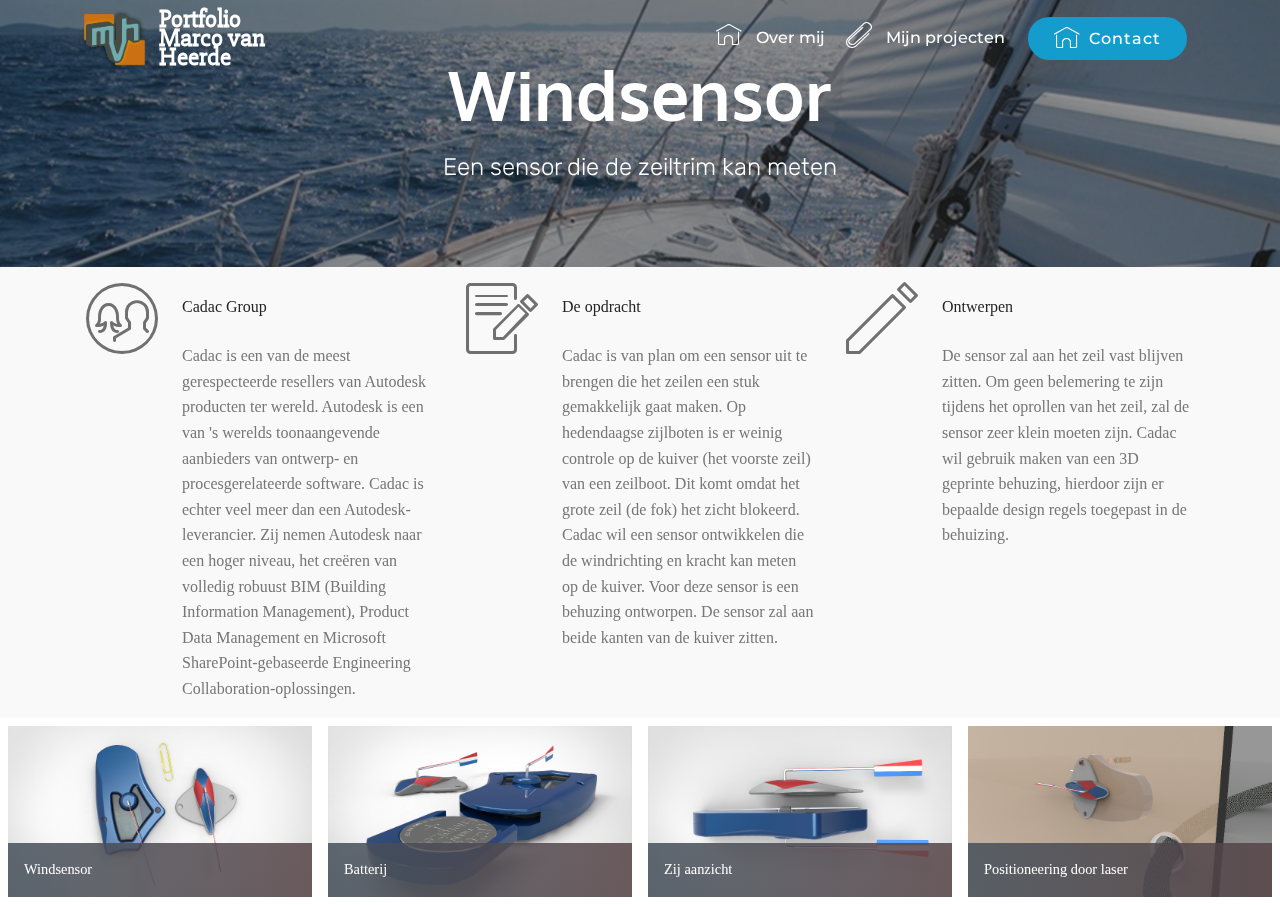
<file: page9.html>
<!DOCTYPE html>
<html>
<head>
  <!-- Site made with Mobirise Website Builder v4.3.2, https://mobirise.com -->
  <meta charset="UTF-8">
  <meta http-equiv="X-UA-Compatible" content="IE=edge">
  <meta name="generator" content="Mobirise v4.3.2, mobirise.com">
  <meta name="viewport" content="width=device-width, initial-scale=1">
  <link rel="shortcut icon" href="assets/images/lgogoo.png" type="image/x-icon">
  <meta name="description" content="Web Page Generator Description">
  <title>Windsensor Cadac Group&nbsp;</title>
  <link rel="stylesheet" href="assets/web/assets/mobirise-icons/mobirise-icons.css">
  <link rel="stylesheet" href="assets/tether/tether.min.css">
  <link rel="stylesheet" href="assets/bootstrap/css/bootstrap.min.css">
  <link rel="stylesheet" href="assets/bootstrap/css/bootstrap-grid.min.css">
  <link rel="stylesheet" href="assets/bootstrap/css/bootstrap-reboot.min.css">
  <link rel="stylesheet" href="assets/dropdown/css/style.css">
  <link rel="stylesheet" href="assets/theme/css/style.css">
  <link rel="stylesheet" href="assets/mobirise-gallery/style.css">
  <link rel="stylesheet" href="assets/mobirise/css/mbr-additional.css" type="text/css">
  
  
  
</head>
<body>
<section class="menu cid-qykPIxsA6q" id="menu1-3s" data-rv-view="1074">
    
    


    <nav class="navbar navbar-dropdown align-items-center navbar-fixed-top navbar-toggleable-sm bg-color transparent">
        <button class="navbar-toggler navbar-toggler-right" type="button" data-toggle="collapse" data-target="#navbarSupportedContent" aria-controls="navbarSupportedContent" aria-expanded="false" aria-label="Toggle navigation">
            <div class="hamburger">
                <span></span>
                <span></span>
                <span></span>
                <span></span>
            </div>
        </button>
        <div class="menu-logo">
            <div class="navbar-brand">
                <span class="navbar-logo">
                    <a href="index.html">
                         <img src="assets/images/lgogoo.png" alt="Mobirise" title="" media-simple="true">
                    </a>
                </span>
                <span class="navbar-caption-wrap"><a class="navbar-caption display-4 text-white" href="index.html">
                        Portfolio Marco van Heerde</a></span>
            </div>
        </div>
        <div class="collapse navbar-collapse" id="navbarSupportedContent">
            <ul class="navbar-nav nav-dropdown display-4" data-app-modern-menu="true"><li class="nav-item"><a class="nav-link link text-white" href="Over mij.html"><span class="mbri-home mbr-iconfont mbr-iconfont-btn"></span>                        Over mij</a></li><li class="nav-item"><a class="nav-link link text-white" href="mijn projecten.html"><span class="mbri-paperclip mbr-iconfont mbr-iconfont-btn"></span>                        Mijn projecten</a></li></ul>
            <div class="navbar-buttons mbr-section-btn"><a class="btn btn-sm btn-primary display-4" href="index.html#footer2-3h"><span class="mbri-home mbr-iconfont mbr-iconfont-btn"></span>
                    
                    Contact</a></div>
        </div>
    </nav>
</section>

<section class="engine"><a href="https://mobirise.co/f">free bootstrap builder</a></section><section class="mbr-section content5 cid-qylGVJuVE9 mbr-parallax-background" id="content5-45" data-rv-view="1071">

    

    <div class="mbr-overlay" style="opacity: 0.5; background-color: rgb(35, 35, 35);">
    </div>

    <div class="container">
        <div class="media-container-row">
            <div class="title col-12 col-md-8">
                <h2 class="align-center mbr-bold mbr-white pb-3 mbr-fonts-style display-1">Windsensor</h2>
                <h3 class="mbr-section-subtitle align-center mbr-light mbr-white pb-3 mbr-fonts-style display-5">Een sensor die de zeiltrim kan meten</h3>
                
                
            </div>
        </div>
    </div>
</section>

<section class="features7 cid-qxKw9Xt7fh" id="features7-3b" data-rv-view="1076">
    
    

    
    <div class="container">
        <div class="row justify-content-center">

            <div class="card p-3 col-12 col-md-6 col-lg-4">
                <div class="media">
                    <div class="card-img pr-2">
                        <span class="mbr-iconfont mbri-users" media-simple="true"></span>
                    </div>
                    <div class="card-box media-body">
                        <h4 class="card-title py-3 mbr-fonts-style display-7">
                            Cadac Group</h4>
                        <p class="mbr-text mbr-fonts-style display-7">
                           Cadac is een van de meest gerespecteerde resellers van Autodesk producten ter wereld. Autodesk is een van 's werelds toonaangevende aanbieders van ontwerp- en procesgerelateerde software. Cadac is echter veel meer dan een Autodesk-leverancier. Zij nemen Autodesk naar een hoger niveau, het creëren van volledig robuust BIM (Building Information Management), Product Data Management en Microsoft SharePoint-gebaseerde Engineering Collaboration-oplossingen.</p>
                    </div>
                </div>
            </div>

            <div class="card p-3 col-12 col-md-6 col-lg-4">
                <div class="media"> 
                    <div class="card-img pr-2">
                        <span class="mbr-iconfont mbri-edit" media-simple="true"></span>
                    </div>
                    <div class="card-box media-body">
                        <h4 class="card-title py-3 mbr-fonts-style display-7">De opdracht &nbsp;</h4>
                        <p class="mbr-text mbr-fonts-style display-7">
                           Cadac is van plan om een sensor uit te brengen die het zeilen een stuk gemakkelijk gaat maken. Op hedendaagse zijlboten is er weinig controle op de kuiver (het voorste zeil) van een zeilboot. Dit komt omdat het grote zeil (de fok) het zicht blokeerd. Cadac wil een sensor ontwikkelen die de windrichting en kracht kan meten op de kuiver. Voor deze sensor is een behuzing ontworpen. De sensor zal aan beide kanten van de kuiver zitten.&nbsp;</p>
                    </div>
                </div>
            </div>

            <div class="card p-3 col-12 col-md-6 col-lg-4">
                <div class="media">
                    <div class="card-img pr-2">
                        <span class="mbr-iconfont mbri-edit2" media-simple="true"></span>
                    </div>
                    <div class="media-body card-box">
                        <h4 class="card-title py-3 mbr-fonts-style display-7">Ontwerpen&nbsp;</h4>
                        <p class="mbr-text mbr-fonts-style display-7">De sensor zal aan het zeil vast blijven zitten. Om geen belemering te zijn tijdens het oprollen van het zeil, zal de sensor zeer klein moeten zijn. Cadac wil gebruik maken van een 3D geprinte behuzing, hierdoor zijn er bepaalde design regels toegepast in de behuizing.&nbsp;</p>
                    </div>
                </div>
            </div>

            
        </div>
    </div>
</section>

<section class="mbr-gallery mbr-slider-carousel cid-qxShlIA18z" id="gallery1-3c" data-rv-view="1079">

    

    <div>
        <div><!-- Filter --><!-- Gallery --><div class="mbr-gallery-row"><div class="mbr-gallery-layout-default"><div><div><div class="mbr-gallery-item mbr-gallery-item--p1" data-video-url="false" data-tags="Responsive"><div href="#lb-gallery1-3c" data-slide-to="0" data-toggle="modal"><img src="assets/images/render.398-800x450.png" alt=""><span class="icon-focus"></span><span class="mbr-gallery-title mbr-fonts-style display-7">Windsensor&nbsp;</span></div></div><div class="mbr-gallery-item mbr-gallery-item--p1" data-video-url="false" data-tags="Animated"><div href="#lb-gallery1-3c" data-slide-to="1" data-toggle="modal"><img src="assets/images/render.383-800x450-800x450.png" alt=""><span class="icon-focus"></span><span class="mbr-gallery-title mbr-fonts-style display-7">Batterij</span></div></div><div class="mbr-gallery-item mbr-gallery-item--p1" data-video-url="false" data-tags="Responsive"><div href="#lb-gallery1-3c" data-slide-to="2" data-toggle="modal"><img src="assets/images/render.386-800x450-800x450.png" alt=""><span class="icon-focus"></span><span class="mbr-gallery-title mbr-fonts-style display-7">Zij aanzicht&nbsp;</span></div></div><div class="mbr-gallery-item mbr-gallery-item--p1" data-video-url="false" data-tags="Responsive"><div href="#lb-gallery1-3c" data-slide-to="3" data-toggle="modal"><img src="assets/images/vlieghulp-sensorrender.400-800x450.png" alt=""><span class="icon-focus"></span><span class="mbr-gallery-title mbr-fonts-style display-7">Positioneering door laser</span></div></div></div></div><div class="clearfix"></div></div></div><!-- Lightbox --><div data-app-prevent-settings="" class="mbr-slider modal fade carousel slide" tabindex="-1" data-keyboard="true" data-interval="false" id="lb-gallery1-3c"><div class="modal-dialog"><div class="modal-content"><div class="modal-body"><div class="carousel-inner"><div class="carousel-item"><img src="assets/images/render.398.png" alt=""></div><div class="carousel-item"><img src="assets/images/render.383-800x450.png" alt=""></div><div class="carousel-item"><img src="assets/images/render.386-800x450.png" alt=""></div><div class="carousel-item active"><img src="assets/images/vlieghulp-sensorrender.400.png" alt=""></div></div><a class="carousel-control carousel-control-prev" role="button" data-slide="prev" href="#lb-gallery1-3c"><span class="mbri-left mbr-iconfont" aria-hidden="true"></span><span class="sr-only">Previous</span></a><a class="carousel-control carousel-control-next" role="button" data-slide="next" href="#lb-gallery1-3c"><span class="mbri-right mbr-iconfont" aria-hidden="true"></span><span class="sr-only">Next</span></a><a class="close" href="#" role="button" data-dismiss="modal"><span class="sr-only">Close</span></a></div></div></div></div></div>
    </div>

</section>


  <script src="assets/web/assets/jquery/jquery.min.js"></script>
  <script src="assets/popper/popper.min.js"></script>
  <script src="assets/tether/tether.min.js"></script>
  <script src="assets/bootstrap/js/bootstrap.min.js"></script>
  <script src="assets/smooth-scroll/smooth-scroll.js"></script>
  <script src="assets/jarallax/jarallax.min.js"></script>
  <script src="assets/dropdown/js/script.min.js"></script>
  <script src="assets/jquery-mb-vimeo_player/jquery.mb.vimeo_player.js"></script>
  <script src="assets/masonry/masonry.pkgd.min.js"></script>
  <script src="assets/imagesloaded/imagesloaded.pkgd.min.js"></script>
  <script src="assets/bootstrap-carousel-swipe/bootstrap-carousel-swipe.js"></script>
  <script src="assets/touch-swipe/jquery.touch-swipe.min.js"></script>
  <script src="assets/theme/js/script.js"></script>
  <script src="assets/mobirise-gallery/player.min.js"></script>
  <script src="assets/mobirise-gallery/script.js"></script>
  <script src="assets/mobirise-slider-video/script.js"></script>
  
  
</body>
</html>
</file>
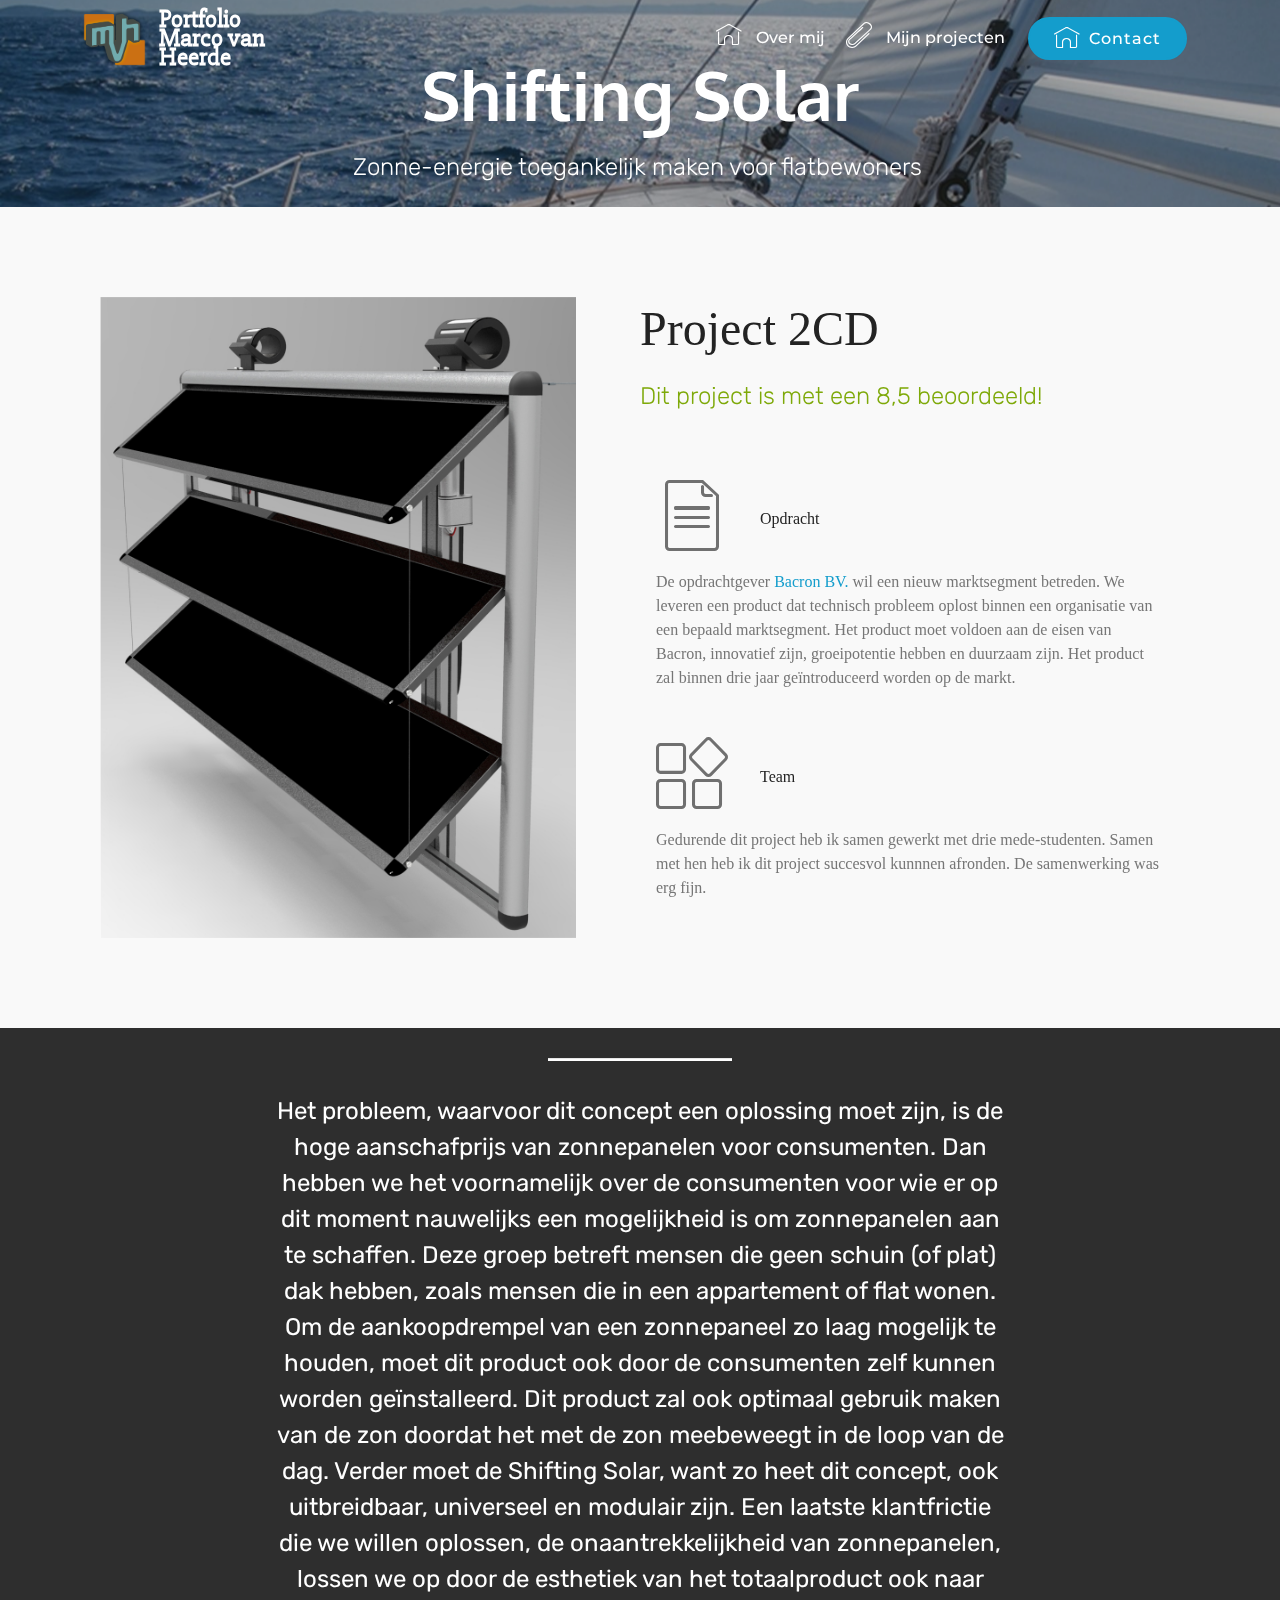
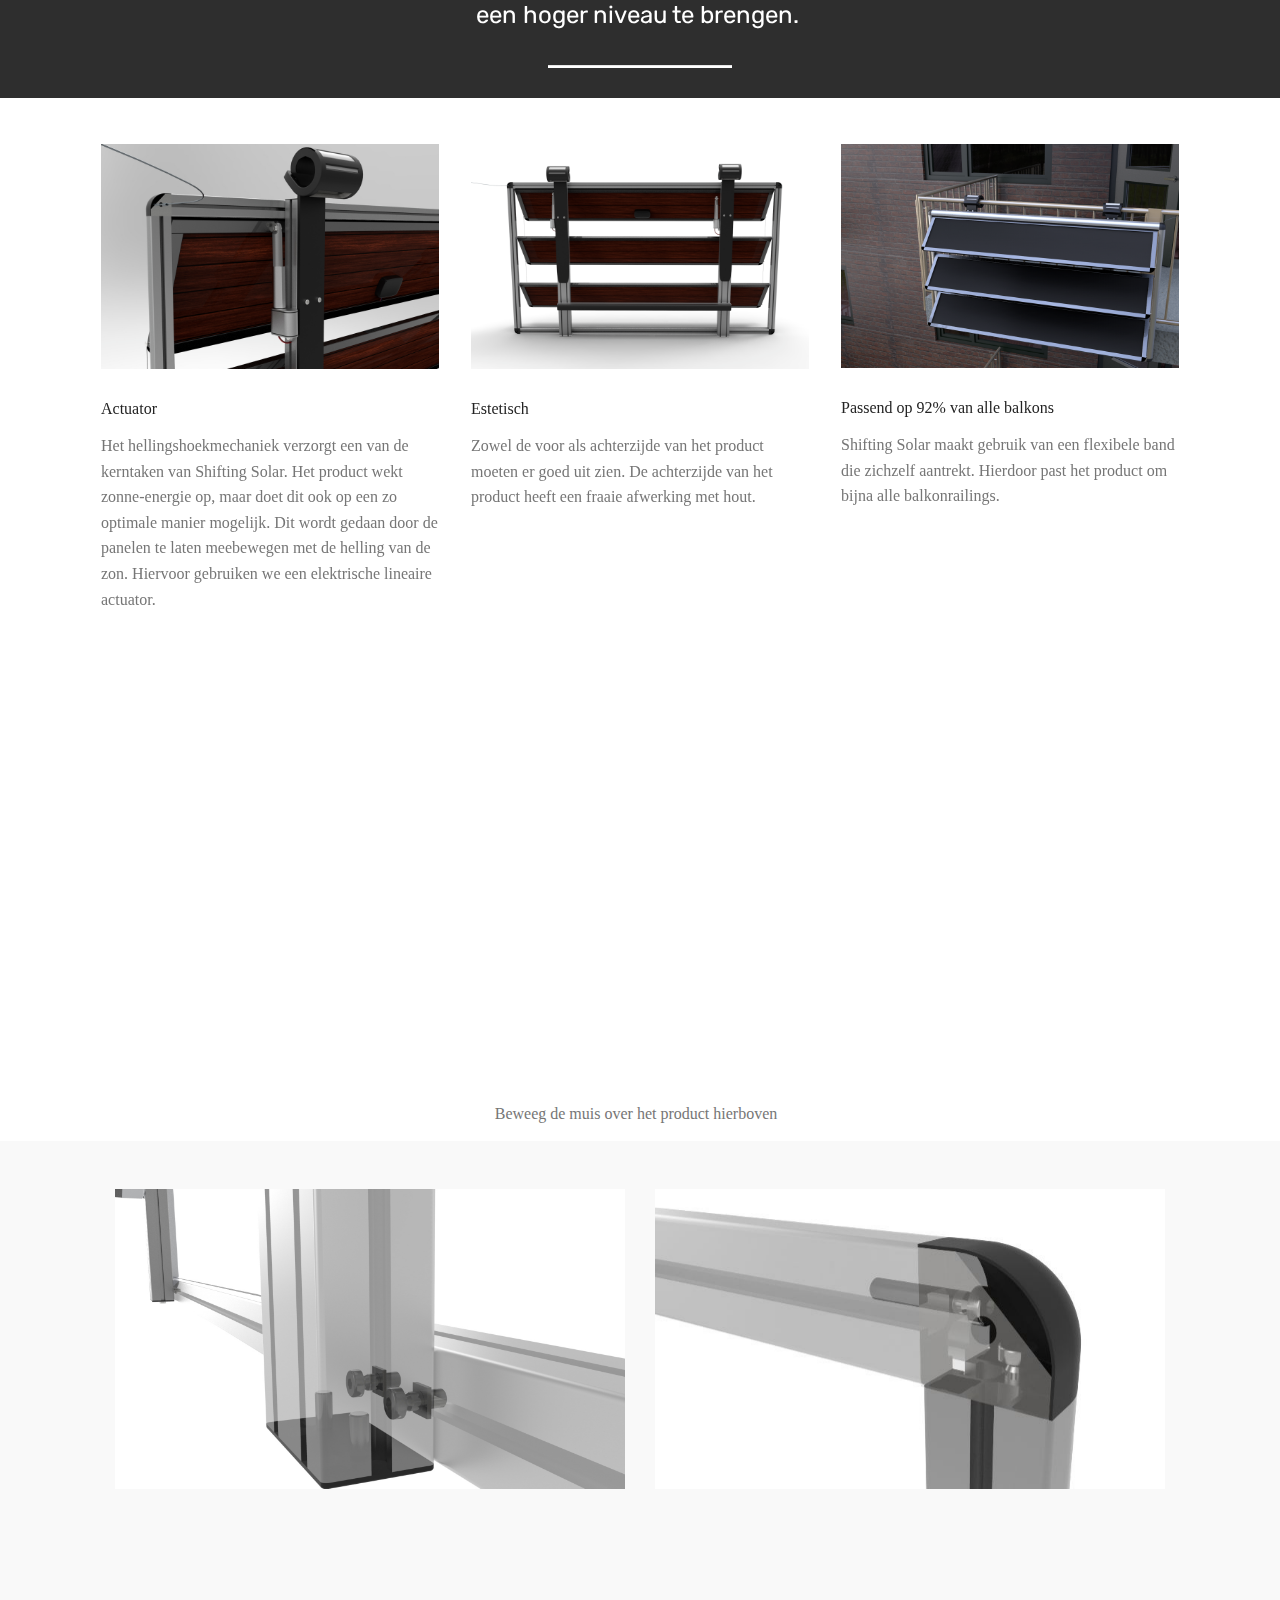
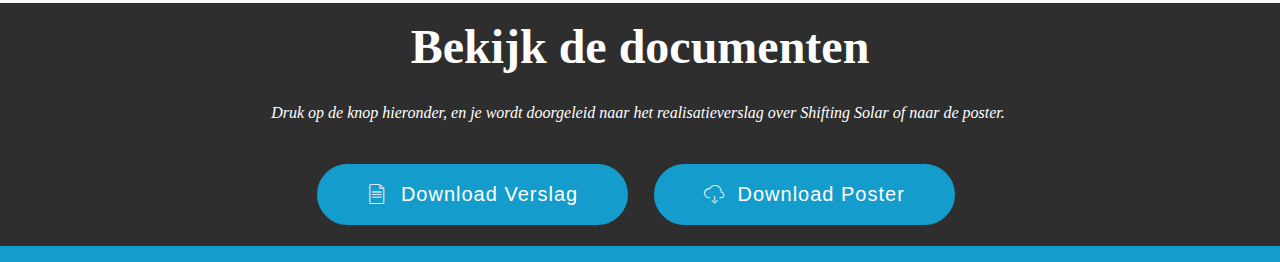
<file: Shifting Solar.html>
<!DOCTYPE html>
<html>
<head>
  <!-- Site made with Mobirise Website Builder v4.3.2, https://mobirise.com -->
  <meta charset="UTF-8">
  <meta http-equiv="X-UA-Compatible" content="IE=edge">
  <meta name="generator" content="Mobirise v4.3.2, mobirise.com">
  <meta name="viewport" content="width=device-width, initial-scale=1">
  <link rel="shortcut icon" href="assets/images/lgogoo.png" type="image/x-icon">
  <meta name="description" content="Web Page Builder Description">
  <title>Shifting Solar</title>
  <link rel="stylesheet" href="assets/web/assets/mobirise-icons/mobirise-icons.css">
  <link rel="stylesheet" href="assets/tether/tether.min.css">
  <link rel="stylesheet" href="assets/bootstrap/css/bootstrap.min.css">
  <link rel="stylesheet" href="assets/bootstrap/css/bootstrap-grid.min.css">
  <link rel="stylesheet" href="assets/bootstrap/css/bootstrap-reboot.min.css">
  <link rel="stylesheet" href="assets/dropdown/css/style.css">
  <link rel="stylesheet" href="assets/theme/css/style.css">
  <link rel="stylesheet" href="assets/mobirise/css/mbr-additional.css" type="text/css">
  
  
  
</head>
<body>
<section class="menu cid-qyotZa3PEg" id="menu1-48" data-rv-view="928">
    
    


    <nav class="navbar navbar-dropdown align-items-center navbar-fixed-top navbar-toggleable-sm bg-color transparent">
        <button class="navbar-toggler navbar-toggler-right" type="button" data-toggle="collapse" data-target="#navbarSupportedContent" aria-controls="navbarSupportedContent" aria-expanded="false" aria-label="Toggle navigation">
            <div class="hamburger">
                <span></span>
                <span></span>
                <span></span>
                <span></span>
            </div>
        </button>
        <div class="menu-logo">
            <div class="navbar-brand">
                <span class="navbar-logo">
                    <a href="index.html">
                         <img src="assets/images/lgogoo.png" alt="Mobirise" title="" media-simple="true">
                    </a>
                </span>
                <span class="navbar-caption-wrap"><a class="navbar-caption display-4 text-white" href="index.html">
                        Portfolio Marco van Heerde</a></span>
            </div>
        </div>
        <div class="collapse navbar-collapse" id="navbarSupportedContent">
            <ul class="navbar-nav nav-dropdown display-4" data-app-modern-menu="true"><li class="nav-item"><a class="nav-link link text-white" href="Over mij.html"><span class="mbri-home mbr-iconfont mbr-iconfont-btn"></span>                        Over mij</a></li><li class="nav-item"><a class="nav-link link text-white" href="mijn projecten.html"><span class="mbri-paperclip mbr-iconfont mbr-iconfont-btn"></span>                        Mijn projecten</a></li></ul>
            <div class="navbar-buttons mbr-section-btn"><a class="btn btn-sm btn-primary display-4" href="index.html#footer2-3h"><span class="mbri-home mbr-iconfont mbr-iconfont-btn"></span>
                    
                    Contact</a></div>
        </div>
    </nav>
</section>

<section class="engine"><a href="https://mobirise.co/o">bootstrap buttons</a></section><section class="mbr-section content5 cid-qyoomPTo0F mbr-parallax-background" id="content5-46" data-rv-view="930">
    
     

    <div class="mbr-overlay" style="opacity: 0.4; background-color: rgb(35, 35, 35);">
    </div>

    <div class="container">
        <div class="media-container-row">
            <div class="title col-12 col-md-8">
                <h2 class="align-center mbr-bold mbr-white pb-3 mbr-fonts-style display-1">
                    Shifting Solar</h2>
                <h3 class="mbr-section-subtitle align-center mbr-light mbr-white pb-3 mbr-fonts-style display-5">Zonne-energie toegankelijk maken voor flatbewoners&nbsp;</h3>
                
                
            </div>
        </div>
    </div>
</section>

<section class="features11 cid-qojMjlTxFm" id="features11-u" data-rv-view="933">

    

    

    <div class="container">   
        <div class="col-md-12">
            <div class="media-container-row">
                <div class="mbr-figure" style="width: 50%;">
                    <img src="assets/images/afbeelding-shifting-solar-1070x1440.png" alt="Mobirise" title="" media-simple="true">
                </div>
                <div class=" align-left">
                    <h2 class="mbr-title pt-2 mbr-fonts-style display-2">
                        Project 2CD</h2>
                    <div class="mbr-section-text">
                        <p class="mbr-text mb-5 pt-3 mbr-light mbr-fonts-style display-5">Dit project is met een 8,5 beoordeeld!&nbsp;</p>
                    </div>

                    <div class="block-content">
                        <div class="card p-3 pr-3">
                            <div class="mbr-card-img-title">
                                <div class="card-img pb-3">
                                    <span class="mbr-iconfont mbri-file" media-simple="true"></span>
                                </div>     
                                <div class="mbr-crt-title">
                                    <h4 class="card-title mbr-fonts-style display-7">
                                        Opdracht&nbsp;</h4>
                                </div>
                            </div>                

                            <div class="card-box">
                                <p class="block-text mbr-fonts-style display-7">De opdrachtgever <a href="http://proefielvanaluminium.nl">Bacron BV.</a> wil een nieuw
marktsegment betreden. We leveren een
product dat technisch probleem oplost
binnen een organisatie van een bepaald
marktsegment. Het product moet voldoen
aan de eisen van Bacron, innovatief zijn,
groeipotentie hebben en duurzaam zijn. Het product zal binnen drie jaar geïntroduceerd worden op de
markt.</p>
                            </div>
                        </div>

                        <div class="card p-3 pr-3">
                            <div class="mbr-card-img-title">
                                <div class="card-img pb-3">
                                    <span class="mbr-iconfont mbri-extension" media-simple="true"></span>
                                </div>     
                                <div class="mbr-crt-title">
                                    <h4 class="card-title mbr-fonts-style display-7">
                                        Team</h4>
                                </div>
                            </div>                

                            <div class="card-box">
                                <p class="block-text mbr-fonts-style display-7">Gedurende dit project heb ik samen gewerkt met drie mede-studenten. Samen met hen heb ik dit project succesvol kunnnen afronden. De samenwerking was erg fijn.&nbsp;</p>
                            </div>
                        </div>
                    </div>
                </div>
            </div>
        </div> 
    </div>          
</section>

<section class="mbr-section article content10 cid-qok2CHUKt5" id="content10-14" data-rv-view="936">
    
     

    <div class="container">
        <div class="inner-container" style="width: 66%;">
            <hr class="line" style="width: 25%;">
            <div class="section-text align-center mbr-white mbr-fonts-style display-5">Het probleem, waarvoor dit concept een oplossing moet zijn, is de hoge aanschafprijs van zonnepanelen voor consumenten. Dan hebben we het voornamelijk over de consumenten voor wie er op dit moment nauwelijks een mogelijkheid is om zonnepanelen aan te schaffen. Deze groep betreft mensen die geen schuin (of plat) dak hebben, zoals mensen die in een appartement of flat wonen. Om de aankoopdrempel van een zonnepaneel zo laag mogelijk te houden, moet dit product ook door de consumenten zelf kunnen worden geïnstalleerd. Dit product zal ook optimaal gebruik maken van de zon doordat het met de zon meebeweegt in de loop van de dag. Verder moet de Shifting Solar, want zo heet dit concept, ook uitbreidbaar, universeel en modulair zijn. Een laatste klantfrictie die we willen oplossen, de onaantrekkelijkheid van zonnepanelen, lossen we op door de esthetiek van het totaalproduct ook naar een hoger niveau te brengen.&nbsp;</div>
            <hr class="line" style="width: 25%;">
        </div>
    </div>
</section>

<section class="features2 cid-qok97WECcP" id="features2-15" data-rv-view="938">

    

    
    
    <div class="container">
        <div class="media-container-row">
            <div class="card p-3 col-12 col-md-6 col-lg-4">
                <div class="card-wrapper">
                    <div class="card-img">
                        <img src="assets/images/foto-actuarot21.png" alt="Mobirise" title="" media-simple="true">
                    </div>
                    <div class="card-box">
                        <h4 class="card-title pb-3 mbr-fonts-style display-7">Actuator
                        </h4>
                        <p class="mbr-text mbr-fonts-style display-7">
                            Het hellingshoekmechaniek verzorgt een van de kerntaken van Shifting Solar. Het product wekt zonne-energie op, maar doet dit ook op een zo optimale manier mogelijk. Dit wordt gedaan door de panelen te laten meebewegen met de helling van de zon. Hiervoor gebruiken we een elektrische lineaire actuator.</p>
                    </div>
                </div>
            </div>

            <div class="card p-3 col-12 col-md-6 col-lg-4">
                <div class="card-wrapper">
                    <div class="card-img">
                        <img src="assets/images/foto-acturator.png" alt="Mobirise" title="" media-simple="true">
                    </div>
                    <div class="card-box ">
                        <h4 class="card-title pb-3 mbr-fonts-style display-7">
                            Estetisch&nbsp;</h4>
                        <p class="mbr-text mbr-fonts-style display-7">Zowel de voor als achterzijde van het product moeten er goed uit zien. De achterzijde van het product heeft een fraaie afwerking met hout.&nbsp;</p>
                    </div>
                </div>
            </div>

            <div class="card p-3 col-12 col-md-6 col-lg-4">
                <div class="card-wrapper">
                    <div class="card-img">
                        <img src="assets/images/naamloos.png" alt="Mobirise" title="" media-simple="true">
                    </div>
                    <div class="card-box">
                        <h4 class="card-title pb-3 mbr-fonts-style display-7">
                            Passend op 92% van alle balkons</h4>
                        <p class="mbr-text mbr-fonts-style display-7">
                            Shifting Solar maakt gebruik van een flexibele band die zichzelf aantrekt. Hierdoor past het product om bijna alle balkonrailings.&nbsp;</p>
                    </div>
                </div>
            </div>

            
        </div>
    </div>
</section>

<div id="custom-html-1c" custom-code="true" data-rv-view="156">

<div style="max-width: 840px; max-height: 460px;">
  <div style="left: 325px; width: 100%; height: 0px; position: relative; padding-bottom: 56.25%; overflow: hidden;">
<iframe src=" https://mheerde.github.io/mvhdesign/ShiftingSolar_VR/ShiftingSolar_VR..html" allowfullscreen="" style="position: absolute; top: 0px; left: 0px; height: 100%; width: 1px; min-width: 100%; *width: 100%;" frameborder="0" scrolling="no">
    </iframe>
  </div>
</div></div>

<section class="mbr-section content4 cid-qoksb3UPDY" id="content4-1d" data-rv-view="941">
           
     

    <div class="container">
        <div class="media-container-row">
            <div class="title col-12 col-md-8">
                
                <h3 class="mbr-section-subtitle align-center mbr-light mbr-fonts-style display-7">
                    Beweeg de muis over het product hierboven &nbsp;</h3>
                
            </div>
        </div>
    </div>
</section>

<section class="features15 cid-qxJNTEz7hZ" id="features15-2g" data-rv-view="943">

    

    
    <div class="container">
        
        

        <div class="media-container-row container pt-5 mt-2">

            <div class="col-12 col-md-6 mb-4">
                <div class="card flip-card p-5 align-center">
                    <div class="card-front card_cont">
                        <img src="assets/images/shifting-solar.288.jpg" alt="Mobirise" title="" media-simple="true">
                    </div>
                    <div class="card_back card_cont">
                        <h4 class="card-title display-5 py-2 mbr-fonts-style">
                            Sterke verbindingen</h4>
                        <p class="mbr-text mbr-fonts-style display-7"></p>
                    </div>
                </div>
            </div>

            <div class="col-12 col-md-6 mb-4">
                
                <div class="card flip-card p-5 align-center">
                    <div class="card-front card_cont">
                        <img src="assets/images/shifting-solar.289-800x450.jpg" alt="Mobirise" title="" media-simple="true">
                    </div>
                    <div class="card_back card_cont">
                        <h4 class="card-title py-2 mbr-fonts-style display-5">
                            Gemakkelijke assemblage</h4>
                        <p class="mbr-text mbr-fonts-style display-7"></p>
                    </div>
                </div>
            </div>
            
            

            
        </div>
</div></section>

<section class="header1 cid-qokxYSk6zB" id="header1-1j" data-rv-view="946">
    
    

    

    <div class="container">
        <div class="media-container-column mbr-white col-md-10 offset-md-1">
            <h1 class="mbr-section-title align-center mbr-bold pb-3 mbr-fonts-style display-2">Bekijk de documenten</h1>
            
            <p class="mbr-text align-center pb-3 mbr-fonts-style display-7"><em>
                Druk op de knop hieronder, en je wordt doorgeleid naar het realisatieverslag over Shifting Solar of naar de poster.&nbsp;</em></p>
            <div class="mbr-section-btn align-center"><a class="btn btn-md btn-primary" href="Shifting Solar.html" target="_blank">
                    <span class="mbr-iconfont mbri-file"></span>
                    Download Verslag</a> <a class="btn btn-md btn-primary" href="Shifting Solar.html" target="_blank"><span class="mbri-download mbr-iconfont mbr-iconfont-btn"></span>
                    
                    Download Poster</a></div>
        </div>
    </div>

</section>

<section class="mbr-section info3 cid-qokViVhvHH" id="info3-1l" data-rv-view="949">

    

    

    <div class="container">
        <div class="media-container-column title col-12 col-md-10 offset-md-1">
            
            
            
            
        </div>
    </div>
</section>


  <script src="assets/web/assets/jquery/jquery.min.js"></script>
  <script src="assets/popper/popper.min.js"></script>
  <script src="assets/tether/tether.min.js"></script>
  <script src="assets/bootstrap/js/bootstrap.min.js"></script>
  <script src="assets/smooth-scroll/smooth-scroll.js"></script>
  <script src="assets/dropdown/js/script.min.js"></script>
  <script src="assets/touch-swipe/jquery.touch-swipe.min.js"></script>
  <script src="assets/jarallax/jarallax.min.js"></script>
  <script src="assets/theme/js/script.js"></script>
  
  
</body>
</html>
</file>
<file: assets/web/assets/mobirise-icons/mobirise-icons.css>
@font-face {
  font-family: 'MobiriseIcons';
  src:  url('mobirise-icons.eot?spat4u');
  src:  url('mobirise-icons.eot?spat4u#iefix') format('embedded-opentype'),
    url('mobirise-icons.ttf?spat4u') format('truetype'),
    url('mobirise-icons.woff?spat4u') format('woff'),
    url('mobirise-icons.svg?spat4u#MobiriseIcons') format('svg');
  font-weight: normal;
  font-style: normal;
}

[class^="mbri-"], [class*=" mbri-"] {
  /* use !important to prevent issues with browser extensions that change fonts */
  font-family: MobiriseIcons !important;
  speak: none;
  font-style: normal;
  font-weight: normal;
  font-variant: normal;
  text-transform: none;
  line-height: 1;

  /* Better Font Rendering =========== */
  -webkit-font-smoothing: antialiased;
  -moz-osx-font-smoothing: grayscale;
}

.mbri-add-submenu:before {
  content: "\e900";
}
.mbri-alert:before {
  content: "\e901";
}
.mbri-align-center:before {
  content: "\e902";
}
.mbri-align-justify:before {
  content: "\e903";
}
.mbri-align-left:before {
  content: "\e904";
}
.mbri-align-right:before {
  content: "\e905";
}
.mbri-android:before {
  content: "\e906";
}
.mbri-apple:before {
  content: "\e907";
}
.mbri-arrow-down:before {
  content: "\e908";
}
.mbri-arrow-next:before {
  content: "\e909";
}
.mbri-arrow-prev:before {
  content: "\e90a";
}
.mbri-arrow-up:before {
  content: "\e90b";
}
.mbri-bold:before {
  content: "\e90c";
}
.mbri-bookmark:before {
  content: "\e90d";
}
.mbri-bootstrap:before {
  content: "\e90e";
}
.mbri-briefcase:before {
  content: "\e90f";
}
.mbri-browse:before {
  content: "\e910";
}
.mbri-bulleted-list:before {
  content: "\e911";
}
.mbri-calendar:before {
  content: "\e912";
}
.mbri-camera:before {
  content: "\e913";
}
.mbri-cart-add:before {
  content: "\e914";
}
.mbri-cart-full:before {
  content: "\e915";
}
.mbri-cash:before {
  content: "\e916";
}
.mbri-change-style:before {
  content: "\e917";
}
.mbri-chat:before {
  content: "\e918";
}
.mbri-clock:before {
  content: "\e919";
}
.mbri-close:before {
  content: "\e91a";
}
.mbri-cloud:before {
  content: "\e91b";
}
.mbri-code:before {
  content: "\e91c";
}
.mbri-contact-form:before {
  content: "\e91d";
}
.mbri-credit-card:before {
  content: "\e91e";
}
.mbri-cursor-click:before {
  content: "\e91f";
}
.mbri-cust-feedback:before {
  content: "\e920";
}
.mbri-database:before {
  content: "\e921";
}
.mbri-delivery:before {
  content: "\e922";
}
.mbri-desktop:before {
  content: "\e923";
}
.mbri-devices:before {
  content: "\e924";
}
.mbri-down:before {
  content: "\e925";
}
.mbri-download:before {
  content: "\e989";
}
.mbri-drag-n-drop:before {
  content: "\e927";
}
.mbri-drag-n-drop2:before {
  content: "\e928";
}
.mbri-edit:before {
  content: "\e929";
}
.mbri-edit2:before {
  content: "\e92a";
}
.mbri-error:before {
  content: "\e92b";
}
.mbri-extension:before {
  content: "\e92c";
}
.mbri-features:before {
  content: "\e92d";
}
.mbri-file:before {
  content: "\e92e";
}
.mbri-flag:before {
  content: "\e92f";
}
.mbri-folder:before {
  content: "\e930";
}
.mbri-gift:before {
  content: "\e931";
}
.mbri-github:before {
  content: "\e932";
}
.mbri-globe:before {
  content: "\e933";
}
.mbri-globe-2:before {
  content: "\e934";
}
.mbri-growing-chart:before {
  content: "\e935";
}
.mbri-hearth:before {
  content: "\e936";
}
.mbri-help:before {
  content: "\e937";
}
.mbri-home:before {
  content: "\e938";
}
.mbri-hot-cup:before {
  content: "\e939";
}
.mbri-idea:before {
  content: "\e93a";
}
.mbri-image-gallery:before {
  content: "\e93b";
}
.mbri-image-slider:before {
  content: "\e93c";
}
.mbri-info:before {
  content: "\e93d";
}
.mbri-italic:before {
  content: "\e93e";
}
.mbri-key:before {
  content: "\e93f";
}
.mbri-laptop:before {
  content: "\e940";
}
.mbri-layers:before {
  content: "\e941";
}
.mbri-left-right:before {
  content: "\e942";
}
.mbri-left:before {
  content: "\e943";
}
.mbri-letter:before {
  content: "\e944";
}
.mbri-like:before {
  content: "\e945";
}
.mbri-link:before {
  content: "\e946";
}
.mbri-lock:before {
  content: "\e947";
}
.mbri-login:before {
  content: "\e948";
}
.mbri-logout:before {
  content: "\e949";
}
.mbri-magic-stick:before {
  content: "\e94a";
}
.mbri-map-pin:before {
  content: "\e94b";
}
.mbri-menu:before {
  content: "\e94c";
}
.mbri-mobile:before {
  content: "\e94d";
}
.mbri-mobile2:before {
  content: "\e94e";
}
.mbri-mobirise:before {
  content: "\e94f";
}
.mbri-more-horizontal:before {
  content: "\e950";
}
.mbri-more-vertical:before {
  content: "\e951";
}
.mbri-music:before {
  content: "\e952";
}
.mbri-new-file:before {
  content: "\e953";
}
.mbri-numbered-list:before {
  content: "\e954";
}
.mbri-opened-folder:before {
  content: "\e955";
}
.mbri-pages:before {
  content: "\e956";
}
.mbri-paper-plane:before {
  content: "\e957";
}
.mbri-paperclip:before {
  content: "\e958";
}
.mbri-photo:before {
  content: "\e959";
}
.mbri-photos:before {
  content: "\e95a";
}
.mbri-pin:before {
  content: "\e95b";
}
.mbri-play:before {
  content: "\e95c";
}
.mbri-plus:before {
  content: "\e95d";
}
.mbri-preview:before {
  content: "\e95e";
}
.mbri-print:before {
  content: "\e95f";
}
.mbri-protect:before {
  content: "\e960";
}
.mbri-question:before {
  content: "\e961";
}
.mbri-quote-left:before {
  content: "\e962";
}
.mbri-quote-right:before {
  content: "\e963";
}
.mbri-refresh:before {
  content: "\e964";
}
.mbri-responsive:before {
  content: "\e965";
}
.mbri-right:before {
  content: "\e966";
}
.mbri-rocket:before {
  content: "\e967";
}
.mbri-sad-face:before {
  content: "\e968";
}
.mbri-sale:before {
  content: "\e969";
}
.mbri-save:before {
  content: "\e96a";
}
.mbri-search:before {
  content: "\e96b";
}
.mbri-setting:before {
  content: "\e96c";
}
.mbri-setting2:before {
  content: "\e96d";
}
.mbri-setting3:before {
  content: "\e96e";
}
.mbri-share:before {
  content: "\e96f";
}
.mbri-shopping-bag:before {
  content: "\e970";
}
.mbri-shopping-basket:before {
  content: "\e971";
}
.mbri-shopping-cart:before {
  content: "\e972";
}
.mbri-sites:before {
  content: "\e973";
}
.mbri-smile-face:before {
  content: "\e974";
}
.mbri-speed:before {
  content: "\e975";
}
.mbri-star:before {
  content: "\e976";
}
.mbri-success:before {
  content: "\e977";
}
.mbri-sun:before {
  content: "\e978";
}
.mbri-sun2:before {
  content: "\e979";
}
.mbri-tablet:before {
  content: "\e97a";
}
.mbri-tablet-vertical:before {
  content: "\e97b";
}
.mbri-target:before {
  content: "\e97c";
}
.mbri-timer:before {
  content: "\e97d";
}
.mbri-to-ftp:before {
  content: "\e97e";
}
.mbri-to-local-drive:before {
  content: "\e97f";
}
.mbri-touch-swipe:before {
  content: "\e980";
}
.mbri-touch:before {
  content: "\e981";
}
.mbri-trash:before {
  content: "\e982";
}
.mbri-underline:before {
  content: "\e983";
}
.mbri-unlink:before {
  content: "\e984";
}
.mbri-unlock:before {
  content: "\e985";
}
.mbri-up-down:before {
  content: "\e986";
}
.mbri-up:before {
  content: "\e987";
}
.mbri-update:before {
  content: "\e988";
}
.mbri-upload:before {
 content: "\e926"; 
}
.mbri-user:before {
  content: "\e98a";
}
.mbri-user2:before {
  content: "\e98b";
}
.mbri-users:before {
  content: "\e98c";
}
.mbri-video:before {
  content: "\e98d";
}
.mbri-video-play:before {
  content: "\e98e";
}
.mbri-watch:before {
  content: "\e98f";
}
.mbri-website-theme:before {
  content: "\e990";
}
.mbri-wifi:before {
  content: "\e991";
}
.mbri-windows:before {
  content: "\e992";
}
.mbri-zoom-out:before {
  content: "\e993";
}
.mbri-redo:before {
  content: "\e994";
}
.mbri-undo:before {
  content: "\e995";
}
</file>
<file: assets/socicon/css/styles.css>
@charset "UTF-8";

@font-face {
  font-family: "socicon";
  src:url("../fonts/socicon.eot");
  src:url("../fonts/socicon.eot?#iefix") format("embedded-opentype"),
    url("../fonts/socicon.woff") format("woff"),
    url("../fonts/socicon.ttf") format("truetype"),
    url("../fonts/socicon.svg#socicon") format("svg");
  font-weight: normal;
  font-style: normal;

}

[data-icon]:before {
  font-family: "socicon" !important;
  content: attr(data-icon);
  font-style: normal !important;
  font-weight: normal !important;
  font-variant: normal !important;
  text-transform: none !important;
  speak: none;
  line-height: 1;
  -webkit-font-smoothing: antialiased;
  -moz-osx-font-smoothing: grayscale;
}

[class^="socicon-"]:before,
[class*=" socicon-"]:before {
  font-family: "socicon" !important;
  font-style: normal !important;
  font-weight: normal !important;
  font-variant: normal !important;
  text-transform: none !important;
  speak: none;
  line-height: 1;
  -webkit-font-smoothing: antialiased;
  -moz-osx-font-smoothing: grayscale;
}

.socicon-modelmayhem:before {
  content: "\e000";
}
.socicon-mixcloud:before {
  content: "\e001";
}
.socicon-drupal:before {
  content: "\e002";
}
.socicon-swarm:before {
  content: "\e003";
}
.socicon-istock:before {
  content: "\e004";
}
.socicon-yammer:before {
  content: "\e005";
}
.socicon-ello:before {
  content: "\e006";
}
.socicon-stackoverflow:before {
  content: "\e007";
}
.socicon-persona:before {
  content: "\e008";
}
.socicon-triplej:before {
  content: "\e009";
}
.socicon-houzz:before {
  content: "\e00a";
}
.socicon-rss:before {
  content: "\e00b";
}
.socicon-paypal:before {
  content: "\e00c";
}
.socicon-odnoklassniki:before {
  content: "\e00d";
}
.socicon-airbnb:before {
  content: "\e00e";
}
.socicon-periscope:before {
  content: "\e00f";
}
.socicon-outlook:before {
  content: "\e010";
}
.socicon-coderwall:before {
  content: "\e011";
}
.socicon-tripadvisor:before {
  content: "\e012";
}
.socicon-appnet:before {
  content: "\e013";
}
.socicon-goodreads:before {
  content: "\e014";
}
.socicon-tripit:before {
  content: "\e015";
}
.socicon-lanyrd:before {
  content: "\e016";
}
.socicon-slideshare:before {
  content: "\e017";
}
.socicon-buffer:before {
  content: "\e018";
}
.socicon-disqus:before {
  content: "\e019";
}
.socicon-vkontakte:before {
  content: "\e01a";
}
.socicon-whatsapp:before {
  content: "\e01b";
}
.socicon-patreon:before {
  content: "\e01c";
}
.socicon-storehouse:before {
  content: "\e01d";
}
.socicon-pocket:before {
  content: "\e01e";
}
.socicon-mail:before {
  content: "\e01f";
}
.socicon-blogger:before {
  content: "\e020";
}
.socicon-technorati:before {
  content: "\e021";
}
.socicon-reddit:before {
  content: "\e022";
}
.socicon-dribbble:before {
  content: "\e023";
}
.socicon-stumbleupon:before {
  content: "\e024";
}
.socicon-digg:before {
  content: "\e025";
}
.socicon-envato:before {
  content: "\e026";
}
.socicon-behance:before {
  content: "\e027";
}
.socicon-delicious:before {
  content: "\e028";
}
.socicon-deviantart:before {
  content: "\e029";
}
.socicon-forrst:before {
  content: "\e02a";
}
.socicon-play:before {
  content: "\e02b";
}
.socicon-zerply:before {
  content: "\e02c";
}
.socicon-wikipedia:before {
  content: "\e02d";
}
.socicon-apple:before {
  content: "\e02e";
}
.socicon-flattr:before {
  content: "\e02f";
}
.socicon-github:before {
  content: "\e030";
}
.socicon-renren:before {
  content: "\e031";
}
.socicon-friendfeed:before {
  content: "\e032";
}
.socicon-newsvine:before {
  content: "\e033";
}
.socicon-identica:before {
  content: "\e034";
}
.socicon-bebo:before {
  content: "\e035";
}
.socicon-zynga:before {
  content: "\e036";
}
.socicon-steam:before {
  content: "\e037";
}
.socicon-xbox:before {
  content: "\e038";
}
.socicon-windows:before {
  content: "\e039";
}
.socicon-qq:before {
  content: "\e03a";
}
.socicon-douban:before {
  content: "\e03b";
}
.socicon-meetup:before {
  content: "\e03c";
}
.socicon-playstation:before {
  content: "\e03d";
}
.socicon-android:before {
  content: "\e03e";
}
.socicon-snapchat:before {
  content: "\e03f";
}
.socicon-twitter:before {
  content: "\e040";
}
.socicon-facebook:before {
  content: "\e041";
}
.socicon-googleplus:before {
  content: "\e042";
}
.socicon-pinterest:before {
  content: "\e043";
}
.socicon-foursquare:before {
  content: "\e044";
}
.socicon-yahoo:before {
  content: "\e045";
}
.socicon-skype:before {
  content: "\e046";
}
.socicon-yelp:before {
  content: "\e047";
}
.socicon-feedburner:before {
  content: "\e048";
}
.socicon-linkedin:before {
  content: "\e049";
}
.socicon-viadeo:before {
  content: "\e04a";
}
.socicon-xing:before {
  content: "\e04b";
}
.socicon-myspace:before {
  content: "\e04c";
}
.socicon-soundcloud:before {
  content: "\e04d";
}
.socicon-spotify:before {
  content: "\e04e";
}
.socicon-grooveshark:before {
  content: "\e04f";
}
.socicon-lastfm:before {
  content: "\e050";
}
.socicon-youtube:before {
  content: "\e051";
}
.socicon-vimeo:before {
  content: "\e052";
}
.socicon-dailymotion:before {
  content: "\e053";
}
.socicon-vine:before {
  content: "\e054";
}
.socicon-flickr:before {
  content: "\e055";
}
.socicon-500px:before {
  content: "\e056";
}
.socicon-wordpress:before {
  content: "\e058";
}
.socicon-tumblr:before {
  content: "\e059";
}
.socicon-twitch:before {
  content: "\e05a";
}
.socicon-8tracks:before {
  content: "\e05b";
}
.socicon-amazon:before {
  content: "\e05c";
}
.socicon-icq:before {
  content: "\e05d";
}
.socicon-smugmug:before {
  content: "\e05e";
}
.socicon-ravelry:before {
  content: "\e05f";
}
.socicon-weibo:before {
  content: "\e060";
}
.socicon-baidu:before {
  content: "\e061";
}
.socicon-angellist:before {
  content: "\e062";
}
.socicon-ebay:before {
  content: "\e063";
}
.socicon-imdb:before {
  content: "\e064";
}
.socicon-stayfriends:before {
  content: "\e065";
}
.socicon-residentadvisor:before {
  content: "\e066";
}
.socicon-google:before {
  content: "\e067";
}
.socicon-yandex:before {
  content: "\e068";
}
.socicon-sharethis:before {
  content: "\e069";
}
.socicon-bandcamp:before {
  content: "\e06a";
}
.socicon-itunes:before {
  content: "\e06b";
}
.socicon-deezer:before {
  content: "\e06c";
}
.socicon-telegram:before {
  content: "\e06e";
}
.socicon-openid:before {
  content: "\e06f";
}
.socicon-amplement:before {
  content: "\e070";
}
.socicon-viber:before {
  content: "\e071";
}
.socicon-zomato:before {
  content: "\e072";
}
.socicon-draugiem:before {
  content: "\e074";
}
.socicon-endomodo:before {
  content: "\e075";
}
.socicon-filmweb:before {
  content: "\e076";
}
.socicon-stackexchange:before {
  content: "\e077";
}
.socicon-wykop:before {
  content: "\e078";
}
.socicon-teamspeak:before {
  content: "\e079";
}
.socicon-teamviewer:before {
  content: "\e07a";
}
.socicon-ventrilo:before {
  content: "\e07b";
}
.socicon-younow:before {
  content: "\e07c";
}
.socicon-raidcall:before {
  content: "\e07d";
}
.socicon-mumble:before {
  content: "\e07e";
}
.socicon-medium:before {
  content: "\e06d";
}
.socicon-bebee:before {
  content: "\e07f";
}
.socicon-hitbox:before {
  content: "\e080";
}
.socicon-reverbnation:before {
  content: "\e081";
}
.socicon-formulr:before {
  content: "\e082";
}
.socicon-instagram:before {
  content: "\e057";
}
.socicon-battlenet:before {
  content: "\e083";
}
.socicon-chrome:before {
  content: "\e084";
}
.socicon-discord:before {
  content: "\e086";
}
.socicon-issuu:before {
  content: "\e087";
}
.socicon-macos:before {
  content: "\e088";
}
.socicon-firefox:before {
  content: "\e089";
}
.socicon-opera:before {
  content: "\e08d";
}
.socicon-keybase:before {
  content: "\e090";
}
.socicon-alliance:before {
  content: "\e091";
}
.socicon-livejournal:before {
  content: "\e092";
}
.socicon-googlephotos:before {
  content: "\e093";
}
.socicon-horde:before {
  content: "\e094";
}
.socicon-etsy:before {
  content: "\e095";
}
.socicon-zapier:before {
  content: "\e096";
}
.socicon-google-scholar:before {
  content: "\e097";
}
.socicon-researchgate:before {
  content: "\e098";
}
.socicon-wechat:before {
  content: "\e099";
}
.socicon-strava:before {
  content: "\e09a";
}
.socicon-line:before {
  content: "\e09b";
}
.socicon-lyft:before {
  content: "\e09c";
}
.socicon-uber:before {
  content: "\e09d";
}
.socicon-songkick:before {
  content: "\e09e";
}
.socicon-viewbug:before {
  content: "\e09f";
}
.socicon-googlegroups:before {
  content: "\e0a0";
}
.socicon-quora:before {
  content: "\e073";
}
.socicon-diablo:before {
  content: "\e085";
}
.socicon-blizzard:before {
  content: "\e0a1";
}
.socicon-hearthstone:before {
  content: "\e08b";
}
.socicon-heroes:before {
  content: "\e08a";
}
.socicon-overwatch:before {
  content: "\e08c";
}
.socicon-warcraft:before {
  content: "\e08e";
}
.socicon-starcraft:before {
  content: "\e08f";
}
.socicon-beam:before {
  content: "\e0a2";
}
.socicon-curse:before {
  content: "\e0a3";
}
.socicon-player:before {
  content: "\e0a4";
}
.socicon-streamjar:before {
  content: "\e0a5";
}
.socicon-nintendo:before {
  content: "\e0a6";
}
.socicon-hellocoton:before {
  content: "\e0a7";
}
</file>
<file: assets/dropdown/css/style.css>
.navbar-dropdown {
  left: 0;
  padding: 0;
  position: absolute;
  right: 0;
  top: 0;
  transition: all 0.45s ease;
  z-index: 1030;
  background: #282828; }
  .navbar-dropdown .navbar-logo {
    margin-right: 0.8rem;
    transition: margin 0.3s ease-in-out;
    vertical-align: middle; }
    .navbar-dropdown .navbar-logo img {
      height: 3.125rem;
      transition: all 0.3s ease-in-out; }
    .navbar-dropdown .navbar-logo.mbr-iconfont {
      font-size: 3.125rem;
      line-height: 3.125rem; }
  .navbar-dropdown .navbar-caption {
    font-weight: 700;
    white-space: normal;
    vertical-align: -4px;
    line-height: 3.125rem !important; }
    .navbar-dropdown .navbar-caption, .navbar-dropdown .navbar-caption:hover {
      color: inherit;
      text-decoration: none; }
  .navbar-dropdown .mbr-iconfont + .navbar-caption {
    vertical-align: -1px; }
  .navbar-dropdown.navbar-fixed-top {
    position: fixed; }
  .navbar-dropdown .navbar-brand span {
    vertical-align: -4px; }
  .navbar-dropdown.bg-color.transparent {
    background: none; }
  .navbar-dropdown.navbar-short .navbar-brand {
    padding: 0.625rem 0; }
    .navbar-dropdown.navbar-short .navbar-brand span {
      vertical-align: -1px; }
  .navbar-dropdown.navbar-short .navbar-caption {
    line-height: 2.375rem !important;
    vertical-align: -2px; }
  .navbar-dropdown.navbar-short .navbar-logo {
    margin-right: 0.5rem; }
    .navbar-dropdown.navbar-short .navbar-logo img {
      height: 2.375rem; }
    .navbar-dropdown.navbar-short .navbar-logo.mbr-iconfont {
      font-size: 2.375rem;
      line-height: 2.375rem; }
  .navbar-dropdown.navbar-short .mbr-table-cell {
    height: 3.625rem; }
  .navbar-dropdown .navbar-close {
    left: 0.6875rem;
    position: fixed;
    top: 0.75rem;
    z-index: 1000; }
  .navbar-dropdown .hamburger-icon {
    content: "";
    display: inline-block;
    vertical-align: middle;
    width: 16px;
    -webkit-box-shadow: 0 -6px 0 1px #282828,0 0 0 1px #282828,0 6px 0 1px #282828;
    -moz-box-shadow: 0 -6px 0 1px #282828,0 0 0 1px #282828,0 6px 0 1px #282828;
    box-shadow: 0 -6px 0 1px #282828,0 0 0 1px #282828,0 6px 0 1px #282828; }

.dropdown-menu .dropdown-toggle[data-toggle="dropdown-submenu"]::after {
  border-bottom: 0.35em solid transparent;
  border-left: 0.35em solid;
  border-right: 0;
  border-top: 0.35em solid transparent;
  margin-left: 0.3rem; }

.dropdown-menu .dropdown-item:focus {
  outline: 0; }

.nav-dropdown {
  font-size: 0.75rem;
  font-weight: 500;
  height: auto !important; }
  .nav-dropdown .nav-btn {
    padding-left: 1rem; }
  .nav-dropdown .link {
    margin: .667em 1.667em;
    font-weight: 500;
    padding: 0;
    transition: color .2s ease-in-out; }
    .nav-dropdown .link.dropdown-toggle {
      margin-right: 2.583em; }
      .nav-dropdown .link.dropdown-toggle::after {
        margin-left: .25rem;
        border-top: 0.35em solid;
        border-right: 0.35em solid transparent;
        border-left: 0.35em solid transparent;
        border-bottom: 0; }
      .nav-dropdown .link.dropdown-toggle[aria-expanded="true"] {
        margin: 0;
        padding: 0.667em 3.263em  0.667em 1.667em; }
  .nav-dropdown .link::after,
  .nav-dropdown .dropdown-item::after {
    color: inherit; }
  .nav-dropdown .btn {
    font-size: 0.75rem;
    font-weight: 700;
    letter-spacing: 0;
    margin-bottom: 0;
    padding-left: 1.25rem;
    padding-right: 1.25rem; }
  .nav-dropdown .dropdown-menu {
    border-radius: 0;
    border: 0;
    left: 0;
    margin: 0;
    padding-bottom: 1.25rem;
    padding-top: 1.25rem;
    position: relative; }
  .nav-dropdown .dropdown-submenu {
    margin-left: 0.125rem;
    top: 0; }
  .nav-dropdown .dropdown-item {
    font-weight: 500;
    line-height: 2;
    padding: 0.3846em 4.615em 0.3846em 1.5385em;
    position: relative;
    transition: color .2s ease-in-out, background-color .2s ease-in-out; }
    .nav-dropdown .dropdown-item::after {
      margin-top: -0.3077em;
      position: absolute;
      right: 1.1538em;
      top: 50%; }
    .nav-dropdown .dropdown-item:focus, .nav-dropdown .dropdown-item:hover {
      background: none; }

@media (max-width: 767px) {
  .nav-dropdown.navbar-toggleable-sm {
    bottom: 0;
    display: none;
    left: 0;
    overflow-x: hidden;
    position: fixed;
    top: 0;
    transform: translateX(-100%);
    -ms-transform: translateX(-100%);
    -webkit-transform: translateX(-100%);
    width: 18.75rem;
    z-index: 999; } }
.nav-dropdown.navbar-toggleable-xl {
  bottom: 0;
  display: none;
  left: 0;
  overflow-x: hidden;
  position: fixed;
  top: 0;
  transform: translateX(-100%);
  -ms-transform: translateX(-100%);
  -webkit-transform: translateX(-100%);
  width: 18.75rem;
  z-index: 999; }

.nav-dropdown-sm {
  display: block !important;
  overflow-x: hidden;
  overflow: auto;
  padding-top: 3.875rem; }
  .nav-dropdown-sm::after {
    content: "";
    display: block;
    height: 3rem;
    width: 100%; }
  .nav-dropdown-sm.collapse.in ~ .navbar-close {
    display: block !important; }
  .nav-dropdown-sm.collapsing, .nav-dropdown-sm.collapse.in {
    transform: translateX(0);
    -ms-transform: translateX(0);
    -webkit-transform: translateX(0);
    transition: all 0.25s ease-out;
    -webkit-transition: all 0.25s ease-out;
    background: #282828; }
  .nav-dropdown-sm.collapsing[aria-expanded="false"] {
    transform: translateX(-100%);
    -ms-transform: translateX(-100%);
    -webkit-transform: translateX(-100%); }
  .nav-dropdown-sm .nav-item {
    display: block;
    margin-left: 0 !important;
    padding-left: 0; }
  .nav-dropdown-sm .link,
  .nav-dropdown-sm .dropdown-item {
    border-top: 1px dotted rgba(255, 255, 255, 0.1);
    font-size: 0.8125rem;
    line-height: 1.6;
    margin: 0 !important;
    padding: 0.875rem 2.4rem 0.875rem 1.5625rem !important;
    position: relative;
    white-space: normal; }
    .nav-dropdown-sm .link:focus, .nav-dropdown-sm .link:hover,
    .nav-dropdown-sm .dropdown-item:focus,
    .nav-dropdown-sm .dropdown-item:hover {
      background: rgba(0, 0, 0, 0.2) !important;
      color: #c0a375; }
  .nav-dropdown-sm .nav-btn {
    position: relative;
    padding: 1.5625rem 1.5625rem 0 1.5625rem; }
    .nav-dropdown-sm .nav-btn::before {
      border-top: 1px dotted rgba(255, 255, 255, 0.1);
      content: "";
      left: 0;
      position: absolute;
      top: 0;
      width: 100%; }
    .nav-dropdown-sm .nav-btn + .nav-btn {
      padding-top: 0.625rem; }
      .nav-dropdown-sm .nav-btn + .nav-btn::before {
        display: none; }
  .nav-dropdown-sm .btn {
    padding: 0.625rem 0; }
  .nav-dropdown-sm .dropdown-toggle[data-toggle="dropdown-submenu"]::after {
    margin-left: .25rem;
    border-top: 0.35em solid;
    border-right: 0.35em solid transparent;
    border-left: 0.35em solid transparent;
    border-bottom: 0; }
  .nav-dropdown-sm .dropdown-toggle[data-toggle="dropdown-submenu"][aria-expanded="true"]::after {
    border-top: 0;
    border-right: 0.35em solid transparent;
    border-left: 0.35em solid transparent;
    border-bottom: 0.35em solid; }
  .nav-dropdown-sm .dropdown-menu {
    margin: 0;
    padding: 0;
    position: relative;
    top: 0;
    left: 0;
    width: 100%;
    border: 0;
    float: none;
    border-radius: 0;
    background: none; }
  .nav-dropdown-sm .dropdown-submenu {
    left: 100%;
    margin-left: 0.125rem;
    margin-top: -1.25rem;
    top: 0; }

.navbar-toggleable-sm .nav-dropdown .dropdown-menu {
  position: absolute; }

.navbar-toggleable-sm .nav-dropdown .dropdown-submenu {
  left: 100%;
  margin-left: 0.125rem;
  margin-top: -1.25rem;
  top: 0; }

.navbar-toggleable-sm.opened .nav-dropdown .dropdown-menu {
  position: relative; }

.navbar-toggleable-sm.opened .nav-dropdown .dropdown-submenu {
  left: 0;
  margin-left: 00rem;
  margin-top: 0rem;
  top: 0; }

.is-builder .nav-dropdown.collapsing {
  transition: none !important; }

/*# sourceMappingURL=style.css.map */
</file>
<file: assets/theme/css/style.css>
/*!
 * Mobirise v4 theme (https://mobirise.com/)
 * Copyright 2017 Mobirise
 */
section {
  background-color: #eeeeee; }

section,
.container,
.container-fluid {
  position: relative;
  word-wrap: break-word; }

a.mbr-iconfont:hover {
  text-decoration: none; }

.article .lead p, .article .lead ul, .article .lead ol, .article .lead pre, .article .lead blockquote {
  margin-bottom: 0; }

a {
  font-style: normal;
  font-weight: 400;
  cursor: pointer; }
  a, a:hover {
    text-decoration: none; }

figure {
  margin-bottom: 0; }

body {
  color: #232323; }

h1, h2, h3, h4, h5, h6,
.h1, .h2, .h3, .h4, .h5, .h6,
.display-1, .display-2, .display-3, .display-4 {
  line-height: 1;
  word-break: break-word;
  word-wrap: break-word; }

b, strong {
  font-weight: bold; }

blockquote {
  padding: 10px 0 10px 20px;
  position: relative;
  border-left: 2px solid;
  border-color: #ff3366; }

input:-webkit-autofill, input:-webkit-autofill:hover, input:-webkit-autofill:focus, input:-webkit-autofill:active {
  transition-delay: 9999s;
  transition-property: background-color, color; }

textarea[type="hidden"] {
  display: none; }

body {
  position: relative; }

section {
  background-position: 50% 50%;
  background-repeat: no-repeat;
  background-size: cover; }
  section .mbr-background-video,
  section .mbr-background-video-preview {
    position: absolute;
    bottom: 0;
    left: 0;
    right: 0;
    top: 0; }

.hidden {
  visibility: hidden; }

.mbr-z-index20 {
  z-index: 20; }

/*! Base colors */
.mbr-white {
  color: #ffffff; }

.mbr-black {
  color: #000000; }

.mbr-bg-white {
  background-color: #ffffff; }

.mbr-bg-black {
  background-color: #000000; }

/*! Text-aligns */
.align-left {
  text-align: left; }

.align-center {
  text-align: center; }

.align-right {
  text-align: right; }

@media (max-width: 767px) {
  .align-left, .align-center, .align-right, .mbr-section-btn, .mbr-section-title {
    text-align: center; } }
/*! Font-weight  */
.mbr-light {
  font-weight: 300; }

.mbr-regular {
  font-weight: 400; }

.mbr-semibold {
  font-weight: 500; }

.mbr-bold {
  font-weight: 700; }

/*! Media  */
.media-size-item {
  -webkit-flex: 1 1 auto;
  -moz-flex: 1 1 auto;
  -ms-flex: 1 1 auto;
  -o-flex: 1 1 auto;
  flex: 1 1 auto; }

.media-content {
  -webkit-flex-basis: 100%;
  flex-basis: 100%; }

.media-container-row {
  display: -ms-flexbox;
  display: -webkit-flex;
  display: flex;
  -webkit-flex-direction: row;
  -ms-flex-direction: row;
  flex-direction: row;
  -webkit-flex-wrap: wrap;
  -ms-flex-wrap: wrap;
  flex-wrap: wrap;
  -webkit-justify-content: center;
  -ms-flex-pack: center;
  justify-content: center;
  -webkit-align-content: center;
  -ms-flex-line-pack: center;
  align-content: center;
  -webkit-align-items: start;
  -ms-flex-align: start;
  align-items: start; }
  .media-container-row .media-size-item {
    width: 400px; }

.media-container-column {
  display: -ms-flexbox;
  display: -webkit-flex;
  display: flex;
  -webkit-flex-direction: column;
  -ms-flex-direction: column;
  flex-direction: column;
  -webkit-flex-wrap: wrap;
  -ms-flex-wrap: wrap;
  flex-wrap: wrap;
  -webkit-justify-content: center;
  -ms-flex-pack: center;
  justify-content: center;
  -webkit-align-content: center;
  -ms-flex-line-pack: center;
  align-content: center;
  -webkit-align-items: stretch;
  -ms-flex-align: stretch;
  align-items: stretch; }
  .media-container-column > * {
    width: 100%; }

@media (min-width: 992px) {
  .media-container-row {
    -webkit-flex-wrap: nowrap;
    -ms-flex-wrap: nowrap;
    flex-wrap: nowrap; } }
figure {
  overflow: hidden; }

figure[mbr-media-size] {
  transition: width 0.1s; }

.mbr-figure img, .mbr-figure iframe {
  display: block;
  width: 100%; }

.card {
  background-color: transparent;
  border: none; }

.card-img {
  text-align: center;
  flex-shrink: 0; }

.media {
  max-width: 100%;
  margin: 0 auto; }

.mbr-figure {
  -ms-flex-item-align: center;
  -ms-grid-row-align: center;
  -webkit-align-self: center;
  align-self: center; }

.media-container > div {
  max-width: 100%; }

.mbr-figure img, .card-img img {
  width: 100%; }

@media (max-width: 991px) {
  .media-size-item {
    width: auto !important; }

  .media {
    width: auto; }

  .mbr-figure {
    width: 100% !important; } }
/*! Buttons */
.mbr-section-btn {
  margin-left: -.25rem;
  margin-right: -.25rem;
  font-size: 0; }

nav .mbr-section-btn {
  margin-left: 0rem;
  margin-right: 0rem; }

/*! Btn icon margin */
.btn .mbr-iconfont, .btn.btn-sm .mbr-iconfont {
  cursor: pointer;
  margin-right: 0.5rem; }

.btn.btn-md .mbr-iconfont, .btn.btn-md .mbr-iconfont {
  margin-right: 0.8rem; }

.mbr-regular {
  font-weight: 400; }

.mbr-semibold {
  font-weight: 500; }

.mbr-bold {
  font-weight: 700; }

[type="submit"] {
  -webkit-appearance: none; }

/*! Full-screen */
.mbr-fullscreen .mbr-overlay {
  min-height: 100vh; }

.mbr-fullscreen {
  display: flex;
  display: -webkit-flex;
  display: -moz-flex;
  display: -ms-flex;
  display: -o-flex;
  align-items: center;
  -webkit-align-items: center;
  min-height: 100vh;
  padding-top: 3rem;
  padding-bottom: 3rem; }

/*! Map */
.map {
  height: 25rem;
  position: relative; }
  .map iframe {
    width: 100%;
    height: 100%; }

/* Form */
.form-asterisk {
  font-family: initial;
  position: absolute;
  top: -2px;
  font-weight: normal; }

/*! Scroll to top arrow */
.mbr-arrow-up {
  bottom: 25px;
  right: 90px;
  position: fixed;
  text-align: right;
  z-index: 5000;
  color: #ffffff;
  font-size: 32px;
  transform: rotate(180deg);
  -webkit-transform: rotate(180deg); }

.mbr-arrow-up a {
  background: rgba(0, 0, 0, 0.2);
  border-radius: 3px;
  color: #fff;
  display: inline-block;
  height: 60px;
  width: 60px;
  outline-style: none !important;
  position: relative;
  text-decoration: none;
  transition: all .3s ease-in-out;
  cursor: pointer;
  text-align: center; }
  .mbr-arrow-up a:hover {
    background-color: rgba(0, 0, 0, 0.4); }
  .mbr-arrow-up a i {
    line-height: 60px; }

.mbr-arrow-up-icon {
  display: block;
  color: #fff; }

.mbr-arrow-up-icon::before {
  content: "\203a";
  display: inline-block;
  font-family: serif;
  font-size: 32px;
  line-height: 1;
  font-style: normal;
  position: relative;
  top: 6px;
  left: -4px;
  -webkit-transform: rotate(-90deg);
  transform: rotate(-90deg); }

/*! Arrow Down */
.mbr-arrow {
  position: absolute;
  bottom: 45px;
  left: 50%;
  width: 60px;
  height: 60px;
  cursor: pointer;
  background-color: rgba(80, 80, 80, 0.5);
  border-radius: 50%;
  -webkit-transform: translateX(-50%);
  transform: translateX(-50%); }
  .mbr-arrow > a {
    display: inline-block;
    text-decoration: none;
    outline-style: none;
    -webkit-animation: arrowdown 1.7s ease-in-out infinite;
    animation: arrowdown 1.7s ease-in-out infinite; }
    .mbr-arrow > a > i {
      position: absolute;
      top: -2px;
      left: 15px;
      font-size: 2rem; }

@keyframes arrowdown {
  0% {
    transform: translateY(0px);
    -webkit-transform: translateY(0px); }
  50% {
    transform: translateY(-5px);
    -webkit-transform: translateY(-5px); }
  100% {
    transform: translateY(0px);
    -webkit-transform: translateY(0px); } }
@-webkit-keyframes arrowdown {
  0% {
    transform: translateY(0px);
    -webkit-transform: translateY(0px); }
  50% {
    transform: translateY(-5px);
    -webkit-transform: translateY(-5px); }
  100% {
    transform: translateY(0px);
    -webkit-transform: translateY(0px); } }
@media (max-width: 500px) {
  .mbr-arrow-up {
    left: 50%;
    right: auto;
    transform: translateX(-50%) rotate(180deg);
    -webkit-transform: translateX(-50%) rotate(180deg); } }
/*Gradients animation*/
@keyframes gradient-animation {
  from {
    background-position: 0% 100%;
    animation-timing-function: ease-in-out; }
  to {
    background-position: 100% 0%;
    animation-timing-function: ease-in-out; } }
@-webkit-keyframes gradient-animation {
  from {
    background-position: 0% 100%;
    animation-timing-function: ease-in-out; }
  to {
    background-position: 100% 0%;
    animation-timing-function: ease-in-out; } }
.bg-gradient {
  background-size: 200% 200%;
  animation: gradient-animation 5s infinite alternate;
  -webkit-animation: gradient-animation 5s infinite alternate; }

.menu .navbar-brand {
  display: -webkit-flex; }
  .menu .navbar-brand span {
    display: flex;
    display: -webkit-flex; }
  .menu .navbar-brand .navbar-caption-wrap {
    display: -webkit-flex; }
  .menu .navbar-brand .navbar-logo img {
    display: -webkit-flex; }
@media (min-width: 768px) and (max-width: 991px) {
  .menu .navbar-toggleable-sm .navbar-nav {
    display: -webkit-box;
    display: -webkit-flex;
    display: -ms-flexbox; } }
@media (min-width: 992px) {
  .menu .navbar-nav.nav-dropdown {
    display: -webkit-flex; }
  .menu .navbar-toggleable-sm .navbar-collapse {
    display: -webkit-flex !important; } }

/*# sourceMappingURL=style.css.map */
.engine {
	position: absolute;
	text-indent: -2400px;
	text-align: center;
	padding: 0;
	top: 0;
	left: -2400px;
}
</file>
<file: assets/mobirise/css/mbr-additional.css>
@import url(https://fonts.googleapis.com/css?family=Montserrat:400,700);
@import url(https://fonts.googleapis.com/css?family=Slabo+27px);
@import url(https://fonts.googleapis.com/css?family=Oxygen:300,400,700);
@import url(https://fonts.googleapis.com/css?family=Rubik:300,300i,400,400i,500,500i,700,700i,900,900i);






body {
  font-style: normal;
  line-height: 1.5;
}
.mbr-section-title {
  font-style: normal;
  line-height: 1.2;
}
.mbr-section-subtitle {
  line-height: 1.3;
}
.mbr-text {
  font-style: normal;
  line-height: 1.6;
}
.display-1 {
  font-family: 'Oxygen', sans-serif;
  font-size: 4.25rem;
}
.display-1 > .mbr-iconfont {
  font-size: 6.8rem;
}
.display-2 {
  font-family: undefined;
  font-size: 3rem;
}
.display-2 > .mbr-iconfont {
  font-size: 4.8rem;
}
.display-4 {
  font-family: 'Rubik', sans-serif;
  font-size: 1rem;
}
.display-4 > .mbr-iconfont {
  font-size: 1.6rem;
}
.display-5 {
  font-family: 'Rubik', sans-serif;
  font-size: 1.5rem;
}
.display-5 > .mbr-iconfont {
  font-size: 2.4rem;
}
.display-7 {
  font-family: undefined;
  font-size: 1rem;
}
.display-7 > .mbr-iconfont {
  font-size: 1.6rem;
}
/* ---- Fluid typography for mobile devices ---- */
/* 1.4 - font scale ratio ( bootstrap == 1.42857 ) */
/* 100vw - current viewport width */
/* (48 - 20)  48 == 48rem == 768px, 20 == 20rem == 320px(minimal supported viewport) */
/* 0.65 - min scale variable, may vary */
@media (max-width: 768px) {
  .display-1 {
    font-size: 3.4rem;
    font-size: calc( 2.1374999999999997rem + (4.25 - 2.1374999999999997) * ((100vw - 20rem) / (48 - 20)));
    line-height: calc( 1.4 * (2.1374999999999997rem + (4.25 - 2.1374999999999997) * ((100vw - 20rem) / (48 - 20))));
  }
  .display-2 {
    font-size: 2.4rem;
    font-size: calc( 1.7rem + (3 - 1.7) * ((100vw - 20rem) / (48 - 20)));
    line-height: calc( 1.4 * (1.7rem + (3 - 1.7) * ((100vw - 20rem) / (48 - 20))));
  }
  .display-4 {
    font-size: 0.8rem;
    font-size: calc( 1rem + (1 - 1) * ((100vw - 20rem) / (48 - 20)));
    line-height: calc( 1.4 * (1rem + (1 - 1) * ((100vw - 20rem) / (48 - 20))));
  }
  .display-5 {
    font-size: 1.2rem;
    font-size: calc( 1.175rem + (1.5 - 1.175) * ((100vw - 20rem) / (48 - 20)));
    line-height: calc( 1.4 * (1.175rem + (1.5 - 1.175) * ((100vw - 20rem) / (48 - 20))));
  }
}
/* Buttons */
.btn {
  font-weight: 500;
  border-width: 2px;
  font-style: normal;
  letter-spacing: 1px;
  margin: .4rem .8rem;
  white-space: normal;
  -webkit-transition: all 0.3s ease-in-out;
  -moz-transition: all 0.3s ease-in-out;
  transition: all 0.3s ease-in-out;
  padding: 1rem 3rem;
  border-radius: 3px;
  display: inline-flex;
  align-items: center;
  justify-content: center;
  word-break: break-word;
}
.btn-sm {
  font-weight: 500;
  letter-spacing: 1px;
  -webkit-transition: all 0.3s ease-in-out;
  -moz-transition: all 0.3s ease-in-out;
  transition: all 0.3s ease-in-out;
  padding: 0.6rem 1.5rem;
  border-radius: 3px;
}
.btn-md {
  font-weight: 500;
  letter-spacing: 1px;
  margin: .4rem .8rem !important;
  -webkit-transition: all 0.3s ease-in-out;
  -moz-transition: all 0.3s ease-in-out;
  transition: all 0.3s ease-in-out;
  padding: 1rem 3rem;
  border-radius: 3px;
}
.btn-lg {
  font-weight: 500;
  letter-spacing: 1px;
  margin: .4rem .8rem !important;
  -webkit-transition: all 0.3s ease-in-out;
  -moz-transition: all 0.3s ease-in-out;
  transition: all 0.3s ease-in-out;
  padding: 1.2rem 3.2rem;
  border-radius: 3px;
}
.bg-primary {
  background-color: #149dcc !important;
}
.bg-success {
  background-color: #f7ed4a !important;
}
.bg-info {
  background-color: #82786e !important;
}
.bg-warning {
  background-color: #879a9f !important;
}
.bg-danger {
  background-color: #b1a374 !important;
}
.btn-primary,
.btn-primary:active {
  background-color: #149dcc;
  border-color: #149dcc;
  color: #ffffff;
}
.btn-primary:hover,
.btn-primary:focus,
.btn-primary.focus,
.btn-primary.active {
  color: #ffffff;
  background-color: #0d6786;
  border-color: #0d6786;
}
.btn-primary.disabled,
.btn-primary:disabled {
  color: #ffffff !important;
  background-color: #0d6786 !important;
  border-color: #0d6786 !important;
}
.btn-secondary,
.btn-secondary:active {
  background-color: #ff3366;
  border-color: #ff3366;
  color: #ffffff;
}
.btn-secondary:hover,
.btn-secondary:focus,
.btn-secondary.focus,
.btn-secondary.active {
  color: #ffffff;
  background-color: #e50039;
  border-color: #e50039;
}
.btn-secondary.disabled,
.btn-secondary:disabled {
  color: #ffffff !important;
  background-color: #e50039 !important;
  border-color: #e50039 !important;
}
.btn-info,
.btn-info:active {
  background-color: #82786e;
  border-color: #82786e;
  color: #ffffff;
}
.btn-info:hover,
.btn-info:focus,
.btn-info.focus,
.btn-info.active {
  color: #ffffff;
  background-color: #59524b;
  border-color: #59524b;
}
.btn-info.disabled,
.btn-info:disabled {
  color: #ffffff !important;
  background-color: #59524b !important;
  border-color: #59524b !important;
}
.btn-success,
.btn-success:active {
  background-color: #f7ed4a;
  border-color: #f7ed4a;
  color: #ffffff;
}
.btn-success:hover,
.btn-success:focus,
.btn-success.focus,
.btn-success.active {
  color: #ffffff;
  background-color: #eadd0a;
  border-color: #eadd0a;
}
.btn-success.disabled,
.btn-success:disabled {
  color: #ffffff !important;
  background-color: #eadd0a !important;
  border-color: #eadd0a !important;
}
.btn-warning,
.btn-warning:active {
  background-color: #879a9f;
  border-color: #879a9f;
  color: #ffffff;
}
.btn-warning:hover,
.btn-warning:focus,
.btn-warning.focus,
.btn-warning.active {
  color: #ffffff;
  background-color: #617479;
  border-color: #617479;
}
.btn-warning.disabled,
.btn-warning:disabled {
  color: #ffffff !important;
  background-color: #617479 !important;
  border-color: #617479 !important;
}
.btn-danger,
.btn-danger:active {
  background-color: #b1a374;
  border-color: #b1a374;
  color: #ffffff;
}
.btn-danger:hover,
.btn-danger:focus,
.btn-danger.focus,
.btn-danger.active {
  color: #ffffff;
  background-color: #8b7d4e;
  border-color: #8b7d4e;
}
.btn-danger.disabled,
.btn-danger:disabled {
  color: #ffffff !important;
  background-color: #8b7d4e !important;
  border-color: #8b7d4e !important;
}
.btn-white {
  color: #333333 !important;
}
.btn-white,
.btn-white:active {
  background-color: #ffffff;
  border-color: #ffffff;
  color: #ffffff;
}
.btn-white:hover,
.btn-white:focus,
.btn-white.focus,
.btn-white.active {
  color: #ffffff;
  background-color: #d4d4d4;
  border-color: #d4d4d4;
}
.btn-white.disabled,
.btn-white:disabled {
  color: #ffffff !important;
  background-color: #d4d4d4 !important;
  border-color: #d4d4d4 !important;
}
.btn-black,
.btn-black:active {
  background-color: #333333;
  border-color: #333333;
  color: #ffffff;
}
.btn-black:hover,
.btn-black:focus,
.btn-black.focus,
.btn-black.active {
  color: #ffffff;
  background-color: #0d0d0d;
  border-color: #0d0d0d;
}
.btn-black.disabled,
.btn-black:disabled {
  color: #ffffff !important;
  background-color: #0d0d0d !important;
  border-color: #0d0d0d !important;
}
.btn-primary-outline,
.btn-primary-outline:active {
  background: none;
  border-color: #0b566f;
  color: #0b566f;
}
.btn-primary-outline:hover,
.btn-primary-outline:focus,
.btn-primary-outline.focus,
.btn-primary-outline.active {
  color: #ffffff;
  background-color: #149dcc;
  border-color: #149dcc;
}
.btn-primary-outline.disabled,
.btn-primary-outline:disabled {
  color: #ffffff !important;
  background-color: #149dcc !important;
  border-color: #149dcc !important;
}
.btn-secondary-outline,
.btn-secondary-outline:active {
  background: none;
  border-color: #cc0033;
  color: #cc0033;
}
.btn-secondary-outline:hover,
.btn-secondary-outline:focus,
.btn-secondary-outline.focus,
.btn-secondary-outline.active {
  color: #ffffff;
  background-color: #ff3366;
  border-color: #ff3366;
}
.btn-secondary-outline.disabled,
.btn-secondary-outline:disabled {
  color: #ffffff !important;
  background-color: #ff3366 !important;
  border-color: #ff3366 !important;
}
.btn-info-outline,
.btn-info-outline:active {
  background: none;
  border-color: #4b453f;
  color: #4b453f;
}
.btn-info-outline:hover,
.btn-info-outline:focus,
.btn-info-outline.focus,
.btn-info-outline.active {
  color: #ffffff;
  background-color: #82786e;
  border-color: #82786e;
}
.btn-info-outline.disabled,
.btn-info-outline:disabled {
  color: #ffffff !important;
  background-color: #82786e !important;
  border-color: #82786e !important;
}
.btn-success-outline,
.btn-success-outline:active {
  background: none;
  border-color: #d2c609;
  color: #d2c609;
}
.btn-success-outline:hover,
.btn-success-outline:focus,
.btn-success-outline.focus,
.btn-success-outline.active {
  color: #ffffff;
  background-color: #f7ed4a;
  border-color: #f7ed4a;
}
.btn-success-outline.disabled,
.btn-success-outline:disabled {
  color: #ffffff !important;
  background-color: #f7ed4a !important;
  border-color: #f7ed4a !important;
}
.btn-warning-outline,
.btn-warning-outline:active {
  background: none;
  border-color: #55666b;
  color: #55666b;
}
.btn-warning-outline:hover,
.btn-warning-outline:focus,
.btn-warning-outline.focus,
.btn-warning-outline.active {
  color: #ffffff;
  background-color: #879a9f;
  border-color: #879a9f;
}
.btn-warning-outline.disabled,
.btn-warning-outline:disabled {
  color: #ffffff !important;
  background-color: #879a9f !important;
  border-color: #879a9f !important;
}
.btn-danger-outline,
.btn-danger-outline:active {
  background: none;
  border-color: #7a6e45;
  color: #7a6e45;
}
.btn-danger-outline:hover,
.btn-danger-outline:focus,
.btn-danger-outline.focus,
.btn-danger-outline.active {
  color: #ffffff;
  background-color: #b1a374;
  border-color: #b1a374;
}
.btn-danger-outline.disabled,
.btn-danger-outline:disabled {
  color: #ffffff !important;
  background-color: #b1a374 !important;
  border-color: #b1a374 !important;
}
.btn-black-outline,
.btn-black-outline:active {
  background: none;
  border-color: #000000;
  color: #000000;
}
.btn-black-outline:hover,
.btn-black-outline:focus,
.btn-black-outline.focus,
.btn-black-outline.active {
  color: #ffffff;
  background-color: #333333;
  border-color: #333333;
}
.btn-black-outline.disabled,
.btn-black-outline:disabled {
  color: #ffffff !important;
  background-color: #333333 !important;
  border-color: #333333 !important;
}
.btn-white-outline,
.btn-white-outline:active,
.btn-white-outline.active {
  background: none;
  border-color: #ffffff;
  color: #ffffff;
}
.btn-white-outline:hover,
.btn-white-outline:focus,
.btn-white-outline.focus {
  color: #333333;
  background-color: #ffffff;
  border-color: #ffffff;
}
.text-primary {
  color: #149dcc !important;
}
.text-secondary {
  color: #ff3366 !important;
}
.text-success {
  color: #f7ed4a !important;
}
.text-info {
  color: #82786e !important;
}
.text-warning {
  color: #879a9f !important;
}
.text-danger {
  color: #b1a374 !important;
}
.text-white {
  color: #ffffff !important;
}
.text-black {
  color: #000000 !important;
}
a.text-primary:hover,
a.text-primary:focus {
  color: #0b566f !important;
}
a.text-secondary:hover,
a.text-secondary:focus {
  color: #cc0033 !important;
}
a.text-success:hover,
a.text-success:focus {
  color: #d2c609 !important;
}
a.text-info:hover,
a.text-info:focus {
  color: #4b453f !important;
}
a.text-warning:hover,
a.text-warning:focus {
  color: #55666b !important;
}
a.text-danger:hover,
a.text-danger:focus {
  color: #7a6e45 !important;
}
a.text-white:hover,
a.text-white:focus {
  color: #b3b3b3 !important;
}
a.text-black:hover,
a.text-black:focus {
  color: #4d4d4d !important;
}
.alert-success {
  background-color: #70c770;
}
.alert-info {
  background-color: #82786e;
}
.alert-warning {
  background-color: #879a9f;
}
.alert-danger {
  background-color: #b1a374;
}
.mbr-section-btn a.btn:not(.btn-form) {
  border-radius: 100px;
}
.mbr-section-btn a.btn:not(.btn-form):hover {
  box-shadow: 0 10px 40px 0 rgba(0, 0, 0, 0.2);
}
.mbr-gallery-filter li a {
  border-radius: 100px !important;
}
.mbr-gallery-filter li.active .btn {
  background-color: #149dcc;
  border-color: #149dcc;
  color: #ffffff;
}
.mbr-gallery-filter li.active .btn:focus {
  box-shadow: none;
}
.nav-tabs .nav-link {
  border-radius: 100px !important;
}
.btn-form {
  border-radius: 0;
}
.btn-form:hover {
  cursor: pointer;
}
a,
a:hover {
  color: #149dcc;
}
.mbr-plan-header.bg-primary .mbr-plan-subtitle,
.mbr-plan-header.bg-primary .mbr-plan-price-desc {
  color: #b4e6f8;
}
.mbr-plan-header.bg-success .mbr-plan-subtitle,
.mbr-plan-header.bg-success .mbr-plan-price-desc {
  color: #ffffff;
}
.mbr-plan-header.bg-info .mbr-plan-subtitle,
.mbr-plan-header.bg-info .mbr-plan-price-desc {
  color: #beb8b2;
}
.mbr-plan-header.bg-warning .mbr-plan-subtitle,
.mbr-plan-header.bg-warning .mbr-plan-price-desc {
  color: #ced6d8;
}
.mbr-plan-header.bg-danger .mbr-plan-subtitle,
.mbr-plan-header.bg-danger .mbr-plan-price-desc {
  color: #dfd9c6;
}
/* Scroll to top button*/
.scrollToTop_wraper {
  opacity: 0 !important;
}
/* Others*/
.note-check a[data-value=Rubik] {
  font-style: normal;
}
.mbr-arrow a {
  color: #ffffff;
}
.form-control-label {
  position: relative;
  cursor: pointer;
  margin-bottom: .357em;
  padding: 0;
}
.alert {
  color: #ffffff;
  border-radius: 0;
  border: 0;
  font-size: .875rem;
  line-height: 1.5;
  margin-bottom: 1.875rem;
  padding: 1.25rem;
  position: relative;
}
.alert.alert-form::after {
  background-color: inherit;
  bottom: -7px;
  content: "";
  display: block;
  height: 14px;
  left: 50%;
  margin-left: -7px;
  position: absolute;
  transform: rotate(45deg);
  width: 14px;
}
.form-control {
  background-color: #f5f5f5;
  box-shadow: none;
  color: #565656;
  font-family: undefined;
  font-size: 1rem;
  line-height: 1.43;
  min-height: 3.5em;
  padding: 1.07em .5em;
}
.form-control > .mbr-iconfont {
  font-size: 1.6rem;
}
.form-control,
.form-control:focus {
  border: 1px solid #e8e8e8;
}
.form-active .form-control:invalid {
  border-color: red;
}
.mbr-overlay {
  background-color: #000;
  bottom: 0;
  left: 0;
  opacity: .5;
  position: absolute;
  right: 0;
  top: 0;
  z-index: 0;
}
blockquote {
  font-style: italic;
  padding: 10px 0 10px 20px;
  font-size: 1.09rem;
  position: relative;
  border-color: #149dcc;
  border-width: 3px;
}
ul,
ol,
pre,
blockquote {
  margin-bottom: 2.3125rem;
}
pre {
  background: #f4f4f4;
  padding: 10px 24px;
  white-space: pre-wrap;
}
.inactive {
  -webkit-user-select: none;
  -moz-user-select: none;
  -ms-user-select: none;
  user-select: none;
  pointer-events: none;
  -webkit-user-drag: none;
  user-drag: none;
}
.mbr-section__comments .row {
  justify-content: center;
}
/* Forms */
.mbr-form .btn {
  margin: .4rem 0;
}
.mbr-form .input-group-btn a.btn {
  border-radius: 100px !important;
}
.mbr-form .input-group-btn a.btn:hover {
  box-shadow: 0 10px 40px 0 rgba(0, 0, 0, 0.2);
}
.mbr-form .input-group-btn button[type="submit"] {
  border-radius: 100px !important;
  padding: 1rem 3rem;
}
.mbr-form .input-group-btn button[type="submit"]:hover {
  box-shadow: 0 10px 40px 0 rgba(0, 0, 0, 0.2);
}
.form2 .form-control {
  border-top-left-radius: 100px;
  border-bottom-left-radius: 100px;
}
.form2 .input-group-btn a.btn {
  border-top-left-radius: 0 !important;
  border-bottom-left-radius: 0 !important;
}
.form2 .input-group-btn button[type="submit"] {
  border-top-left-radius: 0 !important;
  border-bottom-left-radius: 0 !important;
}
.form3 input[type="email"] {
  border-radius: 100px !important;
}
@media (max-width: 349px) {
  .form2 input[type="email"] {
    border-radius: 100px !important;
  }
  .form2 .input-group-btn a.btn {
    border-radius: 100px !important;
  }
  .form2 .input-group-btn button[type="submit"] {
    border-radius: 100px !important;
  }
}
@media (max-width: 767px) {
  .btn {
    font-size: .75rem !important;
  }
  .btn .mbr-iconfont {
    font-size: 1rem !important;
  }
}
/* Social block */
.btn-social {
  font-size: 20px;
  border-radius: 50%;
  padding: 0;
  width: 44px;
  height: 44px;
  line-height: 44px;
  text-align: center;
  position: relative;
  border: 2px solid #c0a375;
  border-color: #149dcc;
  color: #232323;
  cursor: pointer;
}
.btn-social i {
  top: 0;
  line-height: 44px;
  width: 44px;
}
.btn-social:hover {
  color: #fff;
  background: #149dcc;
}
.btn-social + .btn {
  margin-left: .1rem;
}
/* Footer */
.mbr-footer-content li::before,
.mbr-footer .mbr-contacts li::before {
  background: #149dcc;
}
.mbr-footer-content li a:hover,
.mbr-footer .mbr-contacts li a:hover {
  color: #149dcc;
}
.footer3 input[type="email"],
.footer4 input[type="email"] {
  border-radius: 100px !important;
}
.footer3 .input-group-btn a.btn,
.footer4 .input-group-btn a.btn {
  border-radius: 100px !important;
}
.footer3 .input-group-btn button[type="submit"],
.footer4 .input-group-btn button[type="submit"] {
  border-radius: 100px !important;
}
/* Headers*/
.header13 .form-inline input[type="email"],
.header14 .form-inline input[type="email"] {
  border-radius: 100px;
}
.header13 .form-inline input[type="text"],
.header14 .form-inline input[type="text"] {
  border-radius: 100px;
}
.header13 .form-inline input[type="tel"],
.header14 .form-inline input[type="tel"] {
  border-radius: 100px;
}
.header13 .form-inline a.btn,
.header14 .form-inline a.btn {
  border-radius: 100px;
}
.header13 .form-inline button,
.header14 .form-inline button {
  border-radius: 100px !important;
}
.offset-1 {
  margin-left: 8.33333%;
}
.offset-2 {
  margin-left: 16.66667%;
}
.offset-3 {
  margin-left: 25%;
}
.offset-4 {
  margin-left: 33.33333%;
}
.offset-5 {
  margin-left: 41.66667%;
}
.offset-6 {
  margin-left: 50%;
}
.offset-7 {
  margin-left: 58.33333%;
}
.offset-8 {
  margin-left: 66.66667%;
}
.offset-9 {
  margin-left: 75%;
}
.offset-10 {
  margin-left: 83.33333%;
}
.offset-11 {
  margin-left: 91.66667%;
}
@media (min-width: 576px) {
  .offset-sm-0 {
    margin-left: 0%;
  }
  .offset-sm-1 {
    margin-left: 8.33333%;
  }
  .offset-sm-2 {
    margin-left: 16.66667%;
  }
  .offset-sm-3 {
    margin-left: 25%;
  }
  .offset-sm-4 {
    margin-left: 33.33333%;
  }
  .offset-sm-5 {
    margin-left: 41.66667%;
  }
  .offset-sm-6 {
    margin-left: 50%;
  }
  .offset-sm-7 {
    margin-left: 58.33333%;
  }
  .offset-sm-8 {
    margin-left: 66.66667%;
  }
  .offset-sm-9 {
    margin-left: 75%;
  }
  .offset-sm-10 {
    margin-left: 83.33333%;
  }
  .offset-sm-11 {
    margin-left: 91.66667%;
  }
}
@media (min-width: 768px) {
  .offset-md-0 {
    margin-left: 0%;
  }
  .offset-md-1 {
    margin-left: 8.33333%;
  }
  .offset-md-2 {
    margin-left: 16.66667%;
  }
  .offset-md-3 {
    margin-left: 25%;
  }
  .offset-md-4 {
    margin-left: 33.33333%;
  }
  .offset-md-5 {
    margin-left: 41.66667%;
  }
  .offset-md-6 {
    margin-left: 50%;
  }
  .offset-md-7 {
    margin-left: 58.33333%;
  }
  .offset-md-8 {
    margin-left: 66.66667%;
  }
  .offset-md-9 {
    margin-left: 75%;
  }
  .offset-md-10 {
    margin-left: 83.33333%;
  }
  .offset-md-11 {
    margin-left: 91.66667%;
  }
}
@media (min-width: 992px) {
  .offset-lg-0 {
    margin-left: 0%;
  }
  .offset-lg-1 {
    margin-left: 8.33333%;
  }
  .offset-lg-2 {
    margin-left: 16.66667%;
  }
  .offset-lg-3 {
    margin-left: 25%;
  }
  .offset-lg-4 {
    margin-left: 33.33333%;
  }
  .offset-lg-5 {
    margin-left: 41.66667%;
  }
  .offset-lg-6 {
    margin-left: 50%;
  }
  .offset-lg-7 {
    margin-left: 58.33333%;
  }
  .offset-lg-8 {
    margin-left: 66.66667%;
  }
  .offset-lg-9 {
    margin-left: 75%;
  }
  .offset-lg-10 {
    margin-left: 83.33333%;
  }
  .offset-lg-11 {
    margin-left: 91.66667%;
  }
}
@media (min-width: 1200px) {
  .offset-xl-0 {
    margin-left: 0%;
  }
  .offset-xl-1 {
    margin-left: 8.33333%;
  }
  .offset-xl-2 {
    margin-left: 16.66667%;
  }
  .offset-xl-3 {
    margin-left: 25%;
  }
  .offset-xl-4 {
    margin-left: 33.33333%;
  }
  .offset-xl-5 {
    margin-left: 41.66667%;
  }
  .offset-xl-6 {
    margin-left: 50%;
  }
  .offset-xl-7 {
    margin-left: 58.33333%;
  }
  .offset-xl-8 {
    margin-left: 66.66667%;
  }
  .offset-xl-9 {
    margin-left: 75%;
  }
  .offset-xl-10 {
    margin-left: 83.33333%;
  }
  .offset-xl-11 {
    margin-left: 91.66667%;
  }
}
.navbar-toggler {
  -webkit-align-self: flex-start;
  -ms-flex-item-align: start;
  align-self: flex-start;
  padding: 0.25rem 0.75rem;
  font-size: 1.25rem;
  line-height: 1;
  background: transparent;
  border: 1px solid transparent;
  -webkit-border-radius: 0.25rem;
  border-radius: 0.25rem;
}
.navbar-toggler:focus,
.navbar-toggler:hover {
  text-decoration: none;
}
.navbar-toggler-icon {
  display: inline-block;
  width: 1.5em;
  height: 1.5em;
  vertical-align: middle;
  content: "";
  background: no-repeat center center;
  -webkit-background-size: 100% 100%;
  -o-background-size: 100% 100%;
  background-size: 100% 100%;
}
.navbar-toggler-left {
  position: absolute;
  left: 1rem;
}
.navbar-toggler-right {
  position: absolute;
  right: 1rem;
}
@media (max-width: 575px) {
  .navbar-toggleable .navbar-nav .dropdown-menu {
    position: static;
    float: none;
  }
  .navbar-toggleable > .container {
    padding-right: 0;
    padding-left: 0;
  }
}
@media (min-width: 576px) {
  .navbar-toggleable {
    -webkit-box-orient: horizontal;
    -webkit-box-direction: normal;
    -webkit-flex-direction: row;
    -ms-flex-direction: row;
    flex-direction: row;
    -webkit-flex-wrap: nowrap;
    -ms-flex-wrap: nowrap;
    flex-wrap: nowrap;
    -webkit-box-align: center;
    -webkit-align-items: center;
    -ms-flex-align: center;
    align-items: center;
  }
  .navbar-toggleable .navbar-nav {
    -webkit-box-orient: horizontal;
    -webkit-box-direction: normal;
    -webkit-flex-direction: row;
    -ms-flex-direction: row;
    flex-direction: row;
  }
  .navbar-toggleable .navbar-nav .nav-link {
    padding-right: .5rem;
    padding-left: .5rem;
  }
  .navbar-toggleable > .container {
    display: -webkit-box;
    display: -webkit-flex;
    display: -ms-flexbox;
    display: flex;
    -webkit-flex-wrap: nowrap;
    -ms-flex-wrap: nowrap;
    flex-wrap: nowrap;
    -webkit-box-align: center;
    -webkit-align-items: center;
    -ms-flex-align: center;
    align-items: center;
  }
  .navbar-toggleable .navbar-collapse {
    display: -webkit-box !important;
    display: -webkit-flex !important;
    display: -ms-flexbox !important;
    display: flex !important;
    width: 100%;
  }
  .navbar-toggleable .navbar-toggler {
    display: none;
  }
}
@media (max-width: 767px) {
  .navbar-toggleable-sm .navbar-nav .dropdown-menu {
    position: static;
    float: none;
  }
  .navbar-toggleable-sm > .container {
    padding-right: 0;
    padding-left: 0;
  }
}
@media (min-width: 768px) {
  .navbar-toggleable-sm {
    -webkit-box-orient: horizontal;
    -webkit-box-direction: normal;
    -webkit-flex-direction: row;
    -ms-flex-direction: row;
    flex-direction: row;
    -webkit-flex-wrap: nowrap;
    -ms-flex-wrap: nowrap;
    flex-wrap: nowrap;
    -webkit-box-align: center;
    -webkit-align-items: center;
    -ms-flex-align: center;
    align-items: center;
  }
  .navbar-toggleable-sm .navbar-nav {
    -webkit-box-orient: horizontal;
    -webkit-box-direction: normal;
    -webkit-flex-direction: row;
    -ms-flex-direction: row;
    flex-direction: row;
  }
  .navbar-toggleable-sm .navbar-nav .nav-link {
    padding-right: .5rem;
    padding-left: .5rem;
  }
  .navbar-toggleable-sm > .container {
    display: -webkit-box;
    display: -webkit-flex;
    display: -ms-flexbox;
    display: flex;
    -webkit-flex-wrap: nowrap;
    -ms-flex-wrap: nowrap;
    flex-wrap: nowrap;
    -webkit-box-align: center;
    -webkit-align-items: center;
    -ms-flex-align: center;
    align-items: center;
  }
  .navbar-toggleable-sm .navbar-collapse {
    display: -webkit-box !important;
    display: -webkit-flex !important;
    display: -ms-flexbox !important;
    display: flex !important;
    width: 100%;
  }
  .navbar-toggleable-sm .navbar-toggler {
    display: none;
  }
}
@media (max-width: 991px) {
  .navbar-toggleable-md .navbar-nav .dropdown-menu {
    position: static;
    float: none;
  }
  .navbar-toggleable-md > .container {
    padding-right: 0;
    padding-left: 0;
  }
}
@media (min-width: 992px) {
  .navbar-toggleable-md {
    -webkit-box-orient: horizontal;
    -webkit-box-direction: normal;
    -webkit-flex-direction: row;
    -ms-flex-direction: row;
    flex-direction: row;
    -webkit-flex-wrap: nowrap;
    -ms-flex-wrap: nowrap;
    flex-wrap: nowrap;
    -webkit-box-align: center;
    -webkit-align-items: center;
    -ms-flex-align: center;
    align-items: center;
  }
  .navbar-toggleable-md .navbar-nav {
    -webkit-box-orient: horizontal;
    -webkit-box-direction: normal;
    -webkit-flex-direction: row;
    -ms-flex-direction: row;
    flex-direction: row;
  }
  .navbar-toggleable-md .navbar-nav .nav-link {
    padding-right: .5rem;
    padding-left: .5rem;
  }
  .navbar-toggleable-md > .container {
    display: -webkit-box;
    display: -webkit-flex;
    display: -ms-flexbox;
    display: flex;
    -webkit-flex-wrap: nowrap;
    -ms-flex-wrap: nowrap;
    flex-wrap: nowrap;
    -webkit-box-align: center;
    -webkit-align-items: center;
    -ms-flex-align: center;
    align-items: center;
  }
  .navbar-toggleable-md .navbar-collapse {
    display: -webkit-box !important;
    display: -webkit-flex !important;
    display: -ms-flexbox !important;
    display: flex !important;
    width: 100%;
  }
  .navbar-toggleable-md .navbar-toggler {
    display: none;
  }
}
@media (max-width: 1199px) {
  .navbar-toggleable-lg .navbar-nav .dropdown-menu {
    position: static;
    float: none;
  }
  .navbar-toggleable-lg > .container {
    padding-right: 0;
    padding-left: 0;
  }
}
@media (min-width: 1200px) {
  .navbar-toggleable-lg {
    -webkit-box-orient: horizontal;
    -webkit-box-direction: normal;
    -webkit-flex-direction: row;
    -ms-flex-direction: row;
    flex-direction: row;
    -webkit-flex-wrap: nowrap;
    -ms-flex-wrap: nowrap;
    flex-wrap: nowrap;
    -webkit-box-align: center;
    -webkit-align-items: center;
    -ms-flex-align: center;
    align-items: center;
  }
  .navbar-toggleable-lg .navbar-nav {
    -webkit-box-orient: horizontal;
    -webkit-box-direction: normal;
    -webkit-flex-direction: row;
    -ms-flex-direction: row;
    flex-direction: row;
  }
  .navbar-toggleable-lg .navbar-nav .nav-link {
    padding-right: .5rem;
    padding-left: .5rem;
  }
  .navbar-toggleable-lg > .container {
    display: -webkit-box;
    display: -webkit-flex;
    display: -ms-flexbox;
    display: flex;
    -webkit-flex-wrap: nowrap;
    -ms-flex-wrap: nowrap;
    flex-wrap: nowrap;
    -webkit-box-align: center;
    -webkit-align-items: center;
    -ms-flex-align: center;
    align-items: center;
  }
  .navbar-toggleable-lg .navbar-collapse {
    display: -webkit-box !important;
    display: -webkit-flex !important;
    display: -ms-flexbox !important;
    display: flex !important;
    width: 100%;
  }
  .navbar-toggleable-lg .navbar-toggler {
    display: none;
  }
}
.navbar-toggleable-xl {
  -webkit-box-orient: horizontal;
  -webkit-box-direction: normal;
  -webkit-flex-direction: row;
  -ms-flex-direction: row;
  flex-direction: row;
  -webkit-flex-wrap: nowrap;
  -ms-flex-wrap: nowrap;
  flex-wrap: nowrap;
  -webkit-box-align: center;
  -webkit-align-items: center;
  -ms-flex-align: center;
  align-items: center;
}
.navbar-toggleable-xl .navbar-nav .dropdown-menu {
  position: static;
  float: none;
}
.navbar-toggleable-xl > .container {
  padding-right: 0;
  padding-left: 0;
}
.navbar-toggleable-xl .navbar-nav {
  -webkit-box-orient: horizontal;
  -webkit-box-direction: normal;
  -webkit-flex-direction: row;
  -ms-flex-direction: row;
  flex-direction: row;
}
.navbar-toggleable-xl .navbar-nav .nav-link {
  padding-right: .5rem;
  padding-left: .5rem;
}
.navbar-toggleable-xl > .container {
  display: -webkit-box;
  display: -webkit-flex;
  display: -ms-flexbox;
  display: flex;
  -webkit-flex-wrap: nowrap;
  -ms-flex-wrap: nowrap;
  flex-wrap: nowrap;
  -webkit-box-align: center;
  -webkit-align-items: center;
  -ms-flex-align: center;
  align-items: center;
}
.navbar-toggleable-xl .navbar-collapse {
  display: -webkit-box !important;
  display: -webkit-flex !important;
  display: -ms-flexbox !important;
  display: flex !important;
  width: 100%;
}
.navbar-toggleable-xl .navbar-toggler {
  display: none;
}
.card-img {
  width: auto;
}
.menu .navbar.collapsed:not(.beta-menu) {
  flex-direction: column;
}
.carousel-item.active,
.carousel-item-next,
.carousel-item-prev {
  display: -webkit-box;
  display: -webkit-flex;
  display: -ms-flexbox;
  display: flex;
}
.note-air-layout .dropup .dropdown-menu,
.note-air-layout .navbar-fixed-bottom .dropdown .dropdown-menu {
  bottom: initial !important;
}
html,
body {
  height: auto;
  min-height: 100vh;
}
.cid-qpm4juggF9 .navbar {
  background: #767676;
  transition: none;
  min-height: 77px;
}
.cid-qpm4juggF9 .navbar-dropdown.bg-color.transparent.opened {
  background: #767676;
}
.cid-qpm4juggF9 a {
  font-style: normal;
}
.cid-qpm4juggF9 .nav-item span {
  padding-right: 0.4em;
  font-size: 1.6rem;
  line-height: 0.5em;
  vertical-align: text-bottom;
  position: relative;
  top: -0.2em;
  text-decoration: none;
}
.cid-qpm4juggF9 .nav-item a {
  padding: 0.7rem 0 !important;
  margin: 0rem .65rem !important;
}
.cid-qpm4juggF9 .btn {
  padding: 0.4rem 1.5rem;
  display: inline-flex;
  align-items: center;
  font-family: 'Montserrat', sans-serif;
}
.cid-qpm4juggF9 .btn .mbr-iconfont {
  font-size: 1.6rem;
}
.cid-qpm4juggF9 .menu-logo {
  margin-right: auto;
}
.cid-qpm4juggF9 .menu-logo .navbar-brand {
  display: flex;
  margin-left: 5rem;
  padding: 0;
  transition: padding .2s;
  min-height: 3.8rem;
  align-items: center;
}
.cid-qpm4juggF9 .menu-logo .navbar-brand .navbar-caption-wrap {
  display: -webkit-flex;
  -webkit-align-items: center;
  align-items: center;
  word-break: break-word;
  min-width: 7rem;
  margin: .3rem 0;
}
.cid-qpm4juggF9 .menu-logo .navbar-brand .navbar-caption-wrap .navbar-caption {
  line-height: 1.2rem !important;
  padding-right: 2rem;
}
.cid-qpm4juggF9 .menu-logo .navbar-brand .navbar-logo {
  font-size: 4rem;
  transition: font-size 0.25s;
}
.cid-qpm4juggF9 .menu-logo .navbar-brand .navbar-logo img {
  display: flex;
  height: 3.8rem;
}
.cid-qpm4juggF9 .menu-logo .navbar-brand .navbar-logo .mbr-iconfont {
  transition: font-size 0.25s;
}
.cid-qpm4juggF9 .navbar-toggleable-sm .navbar-collapse {
  justify-content: flex-end;
  -webkit-justify-content: flex-end;
  padding-right: 5rem;
  width: auto;
}
.cid-qpm4juggF9 .navbar-toggleable-sm .navbar-collapse .navbar-nav {
  flex-wrap: wrap;
  -webkit-flex-wrap: wrap;
  padding-left: 0;
}
.cid-qpm4juggF9 .navbar-toggleable-sm .navbar-collapse .navbar-nav .nav-item {
  -webkit-align-self: center;
  align-self: center;
}
.cid-qpm4juggF9 .navbar-toggleable-sm .navbar-collapse .navbar-buttons {
  padding-left: 0;
  padding-bottom: 0;
}
.cid-qpm4juggF9 .dropdown .dropdown-menu {
  background: #767676;
  display: none;
  position: absolute;
  min-width: 5rem;
  padding-top: 1.4rem;
  padding-bottom: 1.4rem;
  text-align: left;
}
.cid-qpm4juggF9 .dropdown .dropdown-menu .dropdown-item {
  width: auto;
  padding: 0.235em 1.5385em 0.235em 1.5385em !important;
}
.cid-qpm4juggF9 .dropdown .dropdown-menu .dropdown-item::after {
  right: 0.5rem;
}
.cid-qpm4juggF9 .dropdown .dropdown-menu .dropdown-submenu {
  margin: 0;
}
.cid-qpm4juggF9 .dropdown.open > .dropdown-menu {
  display: block;
}
.cid-qpm4juggF9 .navbar-toggleable-sm.opened:after {
  position: absolute;
  width: 100vw;
  height: 100vh;
  content: '';
  background-color: rgba(0, 0, 0, 0.1);
  left: 0;
  bottom: 0;
  transform: translateY(100%);
  -webkit-transform: translateY(100%);
  z-index: 1000;
}
.cid-qpm4juggF9 .navbar.navbar-short {
  min-height: 60px;
  transition: all .2s;
}
.cid-qpm4juggF9 .navbar.navbar-short .navbar-toggler-right {
  top: 20px;
}
.cid-qpm4juggF9 .navbar.navbar-short .navbar-logo a {
  font-size: 2.5rem !important;
  line-height: 2.5rem;
  transition: font-size 0.25s;
}
.cid-qpm4juggF9 .navbar.navbar-short .navbar-logo a .mbr-iconfont {
  font-size: 2.5rem !important;
}
.cid-qpm4juggF9 .navbar.navbar-short .navbar-logo a img {
  height: 3rem;
}
.cid-qpm4juggF9 .navbar.navbar-short .navbar-brand {
  min-height: 3rem;
}
.cid-qpm4juggF9 button.navbar-toggler {
  width: 31px;
  height: 18px;
  cursor: pointer;
  transition: all .2s;
  top: 1.5rem;
  right: 1rem;
}
.cid-qpm4juggF9 button.navbar-toggler:focus {
  outline: none;
}
.cid-qpm4juggF9 button.navbar-toggler .hamburger span {
  position: absolute;
  right: 0;
  width: 30px;
  height: 2px;
  border-right: 5px;
  background-color: #ffffff;
}
.cid-qpm4juggF9 button.navbar-toggler .hamburger span:nth-child(1) {
  top: 0;
  transition: all .2s;
}
.cid-qpm4juggF9 button.navbar-toggler .hamburger span:nth-child(2) {
  top: 8px;
  transition: all .15s;
}
.cid-qpm4juggF9 button.navbar-toggler .hamburger span:nth-child(3) {
  top: 8px;
  transition: all .15s;
}
.cid-qpm4juggF9 button.navbar-toggler .hamburger span:nth-child(4) {
  top: 16px;
  transition: all .2s;
}
.cid-qpm4juggF9 nav.opened .hamburger span:nth-child(1) {
  top: 8px;
  width: 0;
  opacity: 0;
  right: 50%;
  transition: all .2s;
}
.cid-qpm4juggF9 nav.opened .hamburger span:nth-child(2) {
  -webkit-transform: rotate(45deg);
  transform: rotate(45deg);
  transition: all .25s;
}
.cid-qpm4juggF9 nav.opened .hamburger span:nth-child(3) {
  -webkit-transform: rotate(-45deg);
  transform: rotate(-45deg);
  transition: all .25s;
}
.cid-qpm4juggF9 nav.opened .hamburger span:nth-child(4) {
  top: 8px;
  width: 0;
  opacity: 0;
  right: 50%;
  transition: all .2s;
}
.cid-qpm4juggF9 .collapsed .btn {
  display: flex;
}
.cid-qpm4juggF9 .collapsed .navbar-collapse {
  display: none !important;
  padding-right: 0 !important;
}
.cid-qpm4juggF9 .collapsed .navbar-collapse.collapsing,
.cid-qpm4juggF9 .collapsed .navbar-collapse.show {
  display: block !important;
}
.cid-qpm4juggF9 .collapsed .navbar-collapse.collapsing .navbar-nav,
.cid-qpm4juggF9 .collapsed .navbar-collapse.show .navbar-nav {
  display: block;
  text-align: center;
}
.cid-qpm4juggF9 .collapsed .navbar-collapse.collapsing .navbar-nav .nav-item,
.cid-qpm4juggF9 .collapsed .navbar-collapse.show .navbar-nav .nav-item {
  clear: both;
}
.cid-qpm4juggF9 .collapsed .navbar-collapse.collapsing .navbar-buttons,
.cid-qpm4juggF9 .collapsed .navbar-collapse.show .navbar-buttons {
  text-align: center;
}
.cid-qpm4juggF9 .collapsed .navbar-collapse.collapsing .navbar-buttons:last-child,
.cid-qpm4juggF9 .collapsed .navbar-collapse.show .navbar-buttons:last-child {
  margin-bottom: 1rem;
}
.cid-qpm4juggF9 .collapsed button.navbar-toggler {
  display: block;
}
.cid-qpm4juggF9 .collapsed .navbar-brand {
  margin-left: 1rem !important;
  margin-top: .5rem;
}
.cid-qpm4juggF9 .collapsed .navbar-toggleable-sm {
  flex-direction: column;
  -webkit-flex-direction: column;
}
.cid-qpm4juggF9 .collapsed .dropdown .dropdown-menu {
  width: 100%;
  text-align: center;
  position: relative;
  opacity: 0;
  display: block;
  height: 0;
  visibility: hidden;
  padding: 0;
  transition-duration: .5s;
  transition-property: opacity,padding,height;
}
.cid-qpm4juggF9 .collapsed .dropdown.open > .dropdown-menu {
  position: relative;
  opacity: 1;
  height: auto;
  padding: 1.4rem 0;
  visibility: visible;
}
.cid-qpm4juggF9 .collapsed .dropdown .dropdown-submenu {
  left: 0;
  text-align: center;
  width: 100%;
}
.cid-qpm4juggF9 .collapsed .dropdown .dropdown-toggle[data-toggle="dropdown-submenu"]::after {
  margin-top: 0;
  position: inherit;
  right: 0;
  top: 50%;
  display: inline-block;
  width: 0;
  height: 0;
  margin-left: .3em;
  vertical-align: middle;
  content: "";
  border-top: .30em solid;
  border-right: .30em solid transparent;
  border-left: .30em solid transparent;
}
@media (max-width: 991px) {
  .cid-qpm4juggF9 .btn {
    display: flex;
  }
  .cid-qpm4juggF9 button.navbar-toggler {
    display: block;
  }
  .cid-qpm4juggF9 .navbar-brand {
    margin-left: 1rem !important;
    margin-top: .5rem;
  }
  .cid-qpm4juggF9 .navbar-toggleable-sm {
    flex-direction: column;
    -webkit-flex-direction: column;
  }
  .cid-qpm4juggF9 .navbar-collapse {
    display: none !important;
    padding-right: 0 !important;
  }
  .cid-qpm4juggF9 .navbar-collapse.collapsing,
  .cid-qpm4juggF9 .navbar-collapse.show {
    display: block !important;
  }
  .cid-qpm4juggF9 .navbar-collapse.collapsing .navbar-nav,
  .cid-qpm4juggF9 .navbar-collapse.show .navbar-nav {
    display: block;
    text-align: center;
  }
  .cid-qpm4juggF9 .navbar-collapse.collapsing .navbar-nav .nav-item,
  .cid-qpm4juggF9 .navbar-collapse.show .navbar-nav .nav-item {
    clear: both;
  }
  .cid-qpm4juggF9 .navbar-collapse.collapsing .navbar-buttons,
  .cid-qpm4juggF9 .navbar-collapse.show .navbar-buttons {
    text-align: center;
  }
  .cid-qpm4juggF9 .navbar-collapse.collapsing .navbar-buttons:last-child,
  .cid-qpm4juggF9 .navbar-collapse.show .navbar-buttons:last-child {
    margin-bottom: 1rem;
  }
  .cid-qpm4juggF9 .dropdown .dropdown-menu {
    width: 100%;
    text-align: center;
    position: relative;
    opacity: 0;
    display: block;
    height: 0;
    visibility: hidden;
    padding: 0;
    transition-duration: .5s;
    transition-property: opacity,padding,height;
  }
  .cid-qpm4juggF9 .dropdown.open > .dropdown-menu {
    position: relative;
    opacity: 1;
    height: auto;
    padding: 1.4rem 0;
    visibility: visible;
  }
  .cid-qpm4juggF9 .dropdown .dropdown-submenu {
    left: 0;
    text-align: center;
    width: 100%;
  }
  .cid-qpm4juggF9 .dropdown .dropdown-toggle[data-toggle="dropdown-submenu"]::after {
    margin-top: 0;
    position: inherit;
    right: 0;
    top: 50%;
    display: inline-block;
    width: 0;
    height: 0;
    margin-left: .3em;
    vertical-align: middle;
    content: "";
    border-top: .30em solid;
    border-right: .30em solid transparent;
    border-left: .30em solid transparent;
  }
}
.cid-qpm4juggF9 .navbar-caption {
  font-family: 'Slabo 27px', serif;
  font-size: 25px;
}
.cid-qpm4juggF9 .nav-link,
.cid-qpm4juggF9 .dropdown-item {
  font-family: 'Montserrat', sans-serif;
}
.cid-qykC02fPLl {
  padding-top: 90px;
  padding-bottom: 0px;
  background-image: url("../../../assets/images/mbr-12.jpg");
}
@media (min-width: 992px) {
  .cid-qykC02fPLl .mbr-figure {
    padding-right: 4rem;
  }
}
@media (max-width: 991px) {
  .cid-qykC02fPLl .mbr-figure {
    padding-bottom: 3rem;
  }
}
@media (max-width: 767px) {
  .cid-qykC02fPLl .mbr-text {
    text-align: center;
  }
}
.cid-qykMGFmbYQ {
  padding-top: 0px;
  padding-bottom: 0px;
  background-image: url("../../../assets/images/mbr-4.jpg");
}
.cid-qykMGFmbYQ .icons-media-container {
  display: flex;
  justify-content: center;
  -webkit-justify-content: center;
  flex-direction: row;
  -webkit-flex-direction: row;
  flex-wrap: wrap;
  -webkit-flex-wrap: wrap;
  padding-top: 4rem;
}
.cid-qykMGFmbYQ .icons-media-container .mbr-iconfont {
  font-size: 96px;
  color: #ffffff;
}
.cid-qykMGFmbYQ .icons-media-container .icon-block {
  padding-bottom: 1rem;
}
.cid-qykMGFmbYQ .mbr-text {
  color: #ffffff;
}
.cid-qykMGFmbYQ .card {
  padding-bottom: 1.5rem;
}
.cid-qxXax0w5ZR {
  padding-top: 15px;
  padding-bottom: 0px;
  background-color: #2e2e2e;
}
@media (max-width: 767px) {
  .cid-qxXax0w5ZR .content {
    text-align: center;
  }
  .cid-qxXax0w5ZR .content > div:not(:last-child) {
    margin-bottom: 2rem;
  }
}
.cid-qxXax0w5ZR .map {
  height: 18.75rem;
}
@media (max-width: 767px) {
  .cid-qxXax0w5ZR .footer-lower .copyright {
    margin-bottom: 1rem;
    text-align: center;
  }
}
.cid-qxXax0w5ZR .footer-lower hr {
  margin: 1rem 0;
  border-color: #fff;
  opacity: .05;
}
.cid-qxXax0w5ZR .footer-lower .social-list {
  padding-left: 0;
  margin-bottom: 0;
  list-style: none;
  display: flex;
  flex-wrap: wrap;
  justify-content: flex-end;
  -webkit-justify-content: flex-end;
}
.cid-qxXax0w5ZR .footer-lower .social-list .mbr-iconfont-social {
  font-size: 1.3rem;
  color: #fff;
}
.cid-qxXax0w5ZR .footer-lower .social-list .soc-item {
  margin: 0 .5rem;
}
.cid-qxXax0w5ZR .footer-lower .social-list a {
  margin: 0;
  opacity: .5;
  -webkit-transition: .2s linear;
  transition: .2s linear;
}
.cid-qxXax0w5ZR .footer-lower .social-list a:hover {
  opacity: 1;
}
@media (max-width: 767px) {
  .cid-qxXax0w5ZR .footer-lower .social-list {
    justify-content: center;
    -webkit-justify-content: center;
  }
}
.cid-qxXax0w5ZR .google-map {
  height: 25rem;
  position: relative;
}
.cid-qxXax0w5ZR .google-map iframe {
  height: 100%;
  width: 100%;
}
.cid-qxXax0w5ZR .google-map [data-state-details] {
  color: #6b6763;
  font-family: Montserrat;
  height: 1.5em;
  margin-top: -0.75em;
  padding-left: 1.25rem;
  padding-right: 1.25rem;
  position: absolute;
  text-align: center;
  top: 50%;
  width: 100%;
}
.cid-qxXax0w5ZR .google-map[data-state] {
  background: #e9e5dc;
}
.cid-qxXax0w5ZR .google-map[data-state="loading"] [data-state-details] {
  display: none;
}
.cid-qxXax0w5ZR I {
  color: #55b4d4;
}
.cid-qxXax0w5ZR P {
  color: #55b4d4;
}
.cid-qxXax0w5ZR STRONG {
  color: #ffffff;
}



.cid-qykOHXnIdk .navbar {
  background: #767676;
  transition: none;
  min-height: 77px;
}
.cid-qykOHXnIdk .navbar-dropdown.bg-color.transparent.opened {
  background: #767676;
}
.cid-qykOHXnIdk a {
  font-style: normal;
}
.cid-qykOHXnIdk .nav-item span {
  padding-right: 0.4em;
  font-size: 1.6rem;
  line-height: 0.5em;
  vertical-align: text-bottom;
  position: relative;
  top: -0.2em;
  text-decoration: none;
}
.cid-qykOHXnIdk .nav-item a {
  padding: 0.7rem 0 !important;
  margin: 0rem .65rem !important;
}
.cid-qykOHXnIdk .btn {
  padding: 0.4rem 1.5rem;
  display: inline-flex;
  align-items: center;
  font-family: 'Montserrat', sans-serif;
}
.cid-qykOHXnIdk .btn .mbr-iconfont {
  font-size: 1.6rem;
}
.cid-qykOHXnIdk .menu-logo {
  margin-right: auto;
}
.cid-qykOHXnIdk .menu-logo .navbar-brand {
  display: flex;
  margin-left: 5rem;
  padding: 0;
  transition: padding .2s;
  min-height: 3.8rem;
  align-items: center;
}
.cid-qykOHXnIdk .menu-logo .navbar-brand .navbar-caption-wrap {
  display: -webkit-flex;
  -webkit-align-items: center;
  align-items: center;
  word-break: break-word;
  min-width: 7rem;
  margin: .3rem 0;
}
.cid-qykOHXnIdk .menu-logo .navbar-brand .navbar-caption-wrap .navbar-caption {
  line-height: 1.2rem !important;
  padding-right: 2rem;
}
.cid-qykOHXnIdk .menu-logo .navbar-brand .navbar-logo {
  font-size: 4rem;
  transition: font-size 0.25s;
}
.cid-qykOHXnIdk .menu-logo .navbar-brand .navbar-logo img {
  display: flex;
  height: 3.8rem;
}
.cid-qykOHXnIdk .menu-logo .navbar-brand .navbar-logo .mbr-iconfont {
  transition: font-size 0.25s;
}
.cid-qykOHXnIdk .navbar-toggleable-sm .navbar-collapse {
  justify-content: flex-end;
  -webkit-justify-content: flex-end;
  padding-right: 5rem;
  width: auto;
}
.cid-qykOHXnIdk .navbar-toggleable-sm .navbar-collapse .navbar-nav {
  flex-wrap: wrap;
  -webkit-flex-wrap: wrap;
  padding-left: 0;
}
.cid-qykOHXnIdk .navbar-toggleable-sm .navbar-collapse .navbar-nav .nav-item {
  -webkit-align-self: center;
  align-self: center;
}
.cid-qykOHXnIdk .navbar-toggleable-sm .navbar-collapse .navbar-buttons {
  padding-left: 0;
  padding-bottom: 0;
}
.cid-qykOHXnIdk .dropdown .dropdown-menu {
  background: #767676;
  display: none;
  position: absolute;
  min-width: 5rem;
  padding-top: 1.4rem;
  padding-bottom: 1.4rem;
  text-align: left;
}
.cid-qykOHXnIdk .dropdown .dropdown-menu .dropdown-item {
  width: auto;
  padding: 0.235em 1.5385em 0.235em 1.5385em !important;
}
.cid-qykOHXnIdk .dropdown .dropdown-menu .dropdown-item::after {
  right: 0.5rem;
}
.cid-qykOHXnIdk .dropdown .dropdown-menu .dropdown-submenu {
  margin: 0;
}
.cid-qykOHXnIdk .dropdown.open > .dropdown-menu {
  display: block;
}
.cid-qykOHXnIdk .navbar-toggleable-sm.opened:after {
  position: absolute;
  width: 100vw;
  height: 100vh;
  content: '';
  background-color: rgba(0, 0, 0, 0.1);
  left: 0;
  bottom: 0;
  transform: translateY(100%);
  -webkit-transform: translateY(100%);
  z-index: 1000;
}
.cid-qykOHXnIdk .navbar.navbar-short {
  min-height: 60px;
  transition: all .2s;
}
.cid-qykOHXnIdk .navbar.navbar-short .navbar-toggler-right {
  top: 20px;
}
.cid-qykOHXnIdk .navbar.navbar-short .navbar-logo a {
  font-size: 2.5rem !important;
  line-height: 2.5rem;
  transition: font-size 0.25s;
}
.cid-qykOHXnIdk .navbar.navbar-short .navbar-logo a .mbr-iconfont {
  font-size: 2.5rem !important;
}
.cid-qykOHXnIdk .navbar.navbar-short .navbar-logo a img {
  height: 3rem;
}
.cid-qykOHXnIdk .navbar.navbar-short .navbar-brand {
  min-height: 3rem;
}
.cid-qykOHXnIdk button.navbar-toggler {
  width: 31px;
  height: 18px;
  cursor: pointer;
  transition: all .2s;
  top: 1.5rem;
  right: 1rem;
}
.cid-qykOHXnIdk button.navbar-toggler:focus {
  outline: none;
}
.cid-qykOHXnIdk button.navbar-toggler .hamburger span {
  position: absolute;
  right: 0;
  width: 30px;
  height: 2px;
  border-right: 5px;
  background-color: #ffffff;
}
.cid-qykOHXnIdk button.navbar-toggler .hamburger span:nth-child(1) {
  top: 0;
  transition: all .2s;
}
.cid-qykOHXnIdk button.navbar-toggler .hamburger span:nth-child(2) {
  top: 8px;
  transition: all .15s;
}
.cid-qykOHXnIdk button.navbar-toggler .hamburger span:nth-child(3) {
  top: 8px;
  transition: all .15s;
}
.cid-qykOHXnIdk button.navbar-toggler .hamburger span:nth-child(4) {
  top: 16px;
  transition: all .2s;
}
.cid-qykOHXnIdk nav.opened .hamburger span:nth-child(1) {
  top: 8px;
  width: 0;
  opacity: 0;
  right: 50%;
  transition: all .2s;
}
.cid-qykOHXnIdk nav.opened .hamburger span:nth-child(2) {
  -webkit-transform: rotate(45deg);
  transform: rotate(45deg);
  transition: all .25s;
}
.cid-qykOHXnIdk nav.opened .hamburger span:nth-child(3) {
  -webkit-transform: rotate(-45deg);
  transform: rotate(-45deg);
  transition: all .25s;
}
.cid-qykOHXnIdk nav.opened .hamburger span:nth-child(4) {
  top: 8px;
  width: 0;
  opacity: 0;
  right: 50%;
  transition: all .2s;
}
.cid-qykOHXnIdk .collapsed .btn {
  display: flex;
}
.cid-qykOHXnIdk .collapsed .navbar-collapse {
  display: none !important;
  padding-right: 0 !important;
}
.cid-qykOHXnIdk .collapsed .navbar-collapse.collapsing,
.cid-qykOHXnIdk .collapsed .navbar-collapse.show {
  display: block !important;
}
.cid-qykOHXnIdk .collapsed .navbar-collapse.collapsing .navbar-nav,
.cid-qykOHXnIdk .collapsed .navbar-collapse.show .navbar-nav {
  display: block;
  text-align: center;
}
.cid-qykOHXnIdk .collapsed .navbar-collapse.collapsing .navbar-nav .nav-item,
.cid-qykOHXnIdk .collapsed .navbar-collapse.show .navbar-nav .nav-item {
  clear: both;
}
.cid-qykOHXnIdk .collapsed .navbar-collapse.collapsing .navbar-buttons,
.cid-qykOHXnIdk .collapsed .navbar-collapse.show .navbar-buttons {
  text-align: center;
}
.cid-qykOHXnIdk .collapsed .navbar-collapse.collapsing .navbar-buttons:last-child,
.cid-qykOHXnIdk .collapsed .navbar-collapse.show .navbar-buttons:last-child {
  margin-bottom: 1rem;
}
.cid-qykOHXnIdk .collapsed button.navbar-toggler {
  display: block;
}
.cid-qykOHXnIdk .collapsed .navbar-brand {
  margin-left: 1rem !important;
  margin-top: .5rem;
}
.cid-qykOHXnIdk .collapsed .navbar-toggleable-sm {
  flex-direction: column;
  -webkit-flex-direction: column;
}
.cid-qykOHXnIdk .collapsed .dropdown .dropdown-menu {
  width: 100%;
  text-align: center;
  position: relative;
  opacity: 0;
  display: block;
  height: 0;
  visibility: hidden;
  padding: 0;
  transition-duration: .5s;
  transition-property: opacity,padding,height;
}
.cid-qykOHXnIdk .collapsed .dropdown.open > .dropdown-menu {
  position: relative;
  opacity: 1;
  height: auto;
  padding: 1.4rem 0;
  visibility: visible;
}
.cid-qykOHXnIdk .collapsed .dropdown .dropdown-submenu {
  left: 0;
  text-align: center;
  width: 100%;
}
.cid-qykOHXnIdk .collapsed .dropdown .dropdown-toggle[data-toggle="dropdown-submenu"]::after {
  margin-top: 0;
  position: inherit;
  right: 0;
  top: 50%;
  display: inline-block;
  width: 0;
  height: 0;
  margin-left: .3em;
  vertical-align: middle;
  content: "";
  border-top: .30em solid;
  border-right: .30em solid transparent;
  border-left: .30em solid transparent;
}
@media (max-width: 991px) {
  .cid-qykOHXnIdk .btn {
    display: flex;
  }
  .cid-qykOHXnIdk button.navbar-toggler {
    display: block;
  }
  .cid-qykOHXnIdk .navbar-brand {
    margin-left: 1rem !important;
    margin-top: .5rem;
  }
  .cid-qykOHXnIdk .navbar-toggleable-sm {
    flex-direction: column;
    -webkit-flex-direction: column;
  }
  .cid-qykOHXnIdk .navbar-collapse {
    display: none !important;
    padding-right: 0 !important;
  }
  .cid-qykOHXnIdk .navbar-collapse.collapsing,
  .cid-qykOHXnIdk .navbar-collapse.show {
    display: block !important;
  }
  .cid-qykOHXnIdk .navbar-collapse.collapsing .navbar-nav,
  .cid-qykOHXnIdk .navbar-collapse.show .navbar-nav {
    display: block;
    text-align: center;
  }
  .cid-qykOHXnIdk .navbar-collapse.collapsing .navbar-nav .nav-item,
  .cid-qykOHXnIdk .navbar-collapse.show .navbar-nav .nav-item {
    clear: both;
  }
  .cid-qykOHXnIdk .navbar-collapse.collapsing .navbar-buttons,
  .cid-qykOHXnIdk .navbar-collapse.show .navbar-buttons {
    text-align: center;
  }
  .cid-qykOHXnIdk .navbar-collapse.collapsing .navbar-buttons:last-child,
  .cid-qykOHXnIdk .navbar-collapse.show .navbar-buttons:last-child {
    margin-bottom: 1rem;
  }
  .cid-qykOHXnIdk .dropdown .dropdown-menu {
    width: 100%;
    text-align: center;
    position: relative;
    opacity: 0;
    display: block;
    height: 0;
    visibility: hidden;
    padding: 0;
    transition-duration: .5s;
    transition-property: opacity,padding,height;
  }
  .cid-qykOHXnIdk .dropdown.open > .dropdown-menu {
    position: relative;
    opacity: 1;
    height: auto;
    padding: 1.4rem 0;
    visibility: visible;
  }
  .cid-qykOHXnIdk .dropdown .dropdown-submenu {
    left: 0;
    text-align: center;
    width: 100%;
  }
  .cid-qykOHXnIdk .dropdown .dropdown-toggle[data-toggle="dropdown-submenu"]::after {
    margin-top: 0;
    position: inherit;
    right: 0;
    top: 50%;
    display: inline-block;
    width: 0;
    height: 0;
    margin-left: .3em;
    vertical-align: middle;
    content: "";
    border-top: .30em solid;
    border-right: .30em solid transparent;
    border-left: .30em solid transparent;
  }
}
.cid-qykOHXnIdk .navbar-caption {
  font-family: 'Slabo 27px', serif;
  font-size: 25px;
}
.cid-qykOHXnIdk .nav-link,
.cid-qykOHXnIdk .dropdown-item {
  font-family: 'Montserrat', sans-serif;
}
.cid-qofKVEAi62 {
  padding-top: 75px;
  padding-bottom: 30px;
  background-image: url("../../../assets/images/heaeer6-2000x357.png");
}
.cid-qofKHDIAPR {
  padding-top: 30px;
  padding-bottom: 0px;
  background-image: url("../../../assets/images/background2.jpg");
}
.cid-qofKHDIAPR h2 {
  text-align: left;
}
.cid-qofKHDIAPR h4 {
  text-align: left;
  font-weight: 500;
}
.cid-qofKHDIAPR p {
  color: #767676;
  text-align: left;
}
.cid-qofKHDIAPR .block-content {
  display: -webkit-flex;
  flex-direction: column;
  -webkit-flex-direction: column;
}
.cid-qofKHDIAPR .mbr-card-img-title {
  display: -webkit-flex;
  flex-direction: row;
  align-items: center;
  -webkit-flex-direction: row;
  -webkit-align-items: center;
}
.cid-qofKHDIAPR .mbr-figure {
  align-self: flex-start;
  -webkit-align-self: flex-start;
  -webkit-flex-shrink: 0;
  flex-shrink: 0;
}
.cid-qofKHDIAPR .card-img {
  padding-right: 2rem;
}
.cid-qofKHDIAPR .card-img span {
  font-size: 72px;
  color: #707070;
}
.cid-qofKHDIAPR .mbr-crt-title {
  -webkit-flex-grow: 1;
  flex-grow: 1;
}
@media (min-width: 992px) {
  .cid-qofKHDIAPR .mbr-figure {
    padding-right: 4rem;
    padding-right: 0;
    padding-left: 4rem;
  }
  .cid-qofKHDIAPR .media-container-row {
    -webkit-flex-direction: row-reverse;
  }
}
@media (max-width: 991px) {
  .cid-qofKHDIAPR .mbr-figure {
    padding-right: 0;
    padding-bottom: 1rem;
    margin-bottom: 2rem;
    padding-bottom: 0;
    margin-bottom: 0;
    padding-top: 1rem;
    margin-top: 2rem;
  }
  .cid-qofKHDIAPR .media-container-row {
    -webkit-flex-direction: column-reverse;
  }
}
.cid-qofKHDIAPR .mbr-text {
  color: #000000;
}
.cid-qofKHDIAPR P {
  color: #000000;
}
.cid-qofKHDIAPR H2 {
  color: #000000;
}
.cid-qofSgIqAVU {
  padding-top: 0px;
  padding-bottom: 90px;
  background-color: #fafafa;
}
.cid-qofSgIqAVU h3 {
  text-align: center;
  font-weight: 300;
}
.cid-qofSgIqAVU .wrap {
  width: 150px;
  height: 150px;
  margin: 0 auto;
}
.cid-qofSgIqAVU .mbr-section-subtitle {
  color: #232323;
}
.cid-qofSgIqAVU .card {
  -webkit-flex-basis: 100%;
  flex-basis: 100%;
  word-wrap: break-word;
}
.cid-qofSgIqAVU ellipse {
  stroke: rgba(206, 206, 206, 0.4);
}
.cid-qofSgIqAVU path {
  stroke: #149dcc;
}
@media (max-width: 991px) and (min-width: 768px) {
  .cid-qofSgIqAVU .card {
    -webkit-flex-basis: 33%;
    flex-basis: 33%;
  }
}
.cid-qofVIY3m49 {
  padding-top: 60px;
  padding-bottom: 45px;
  background: linear-gradient(45deg, #177396, #f9f9f9);
}
.cid-qofVIY3m49 .list-group-item {
  padding: .75rem 3.25rem;
}
.cid-qofVIY3m49 .plan {
  position: relative;
  max-width: 300px;
  padding-right: 0;
  padding-left: 0;
  color: #767676;
}
.cid-qofVIY3m49 .plan .list-group-item {
  position: relative;
  -webkit-justify-content: center;
  justify-content: center;
  border: 0;
}
.cid-qofVIY3m49 .plan .list-group-item::after {
  position: absolute;
  bottom: 0;
  left: 20%;
  width: 60%;
  height: 2px;
  content: "";
  background-color: #eaeaea;
}
.cid-qofVIY3m49 .plan .list-group-item:last-child::after {
  display: none;
}
.cid-qofVIY3m49 .plan-header,
.cid-qofVIY3m49 .plan-body {
  background-color: #fff;
}
.cid-qofVIY3m49 .price-figure {
  font-weight: 700;
  color: #149dcc;
}
.cid-qofVIY3m49 .price-value {
  font-weight: 700;
  vertical-align: top;
}
@media (max-width: 550px) {
  .cid-qofVIY3m49 .price-figure {
    font-size: 4.25rem;
  }
}
.cid-qofVIY3m49 UL {
  text-align: center;
}
.cid-qog0m4z0B2 {
  padding-top: 15px;
  padding-bottom: 15px;
  background-color: #f9f9f9;
}
.cid-qog0m4z0B2 .mbr-section-subtitle {
  color: #767676;
}
.cid-qofYEqhOu2 {
  padding-top: 0px;
  padding-bottom: 0px;
  background-color: #f9f9f9;
}
.cid-qofYEqhOu2 h4 {
  font-weight: 500;
  margin-bottom: 0;
  text-align: left;
}
.cid-qofYEqhOu2 p {
  color: #767676;
  text-align: left;
}
.cid-qofYEqhOu2 .card-box {
  padding-top: 2rem;
}
.cid-qofYF34GYY {
  padding-top: 0px;
  padding-bottom: 0px;
  background-color: #f9f9f9;
}
.cid-qofYF34GYY h4 {
  font-weight: 500;
  margin-bottom: 0;
  text-align: left;
}
.cid-qofYF34GYY p {
  color: #767676;
  text-align: left;
}
.cid-qofYF34GYY .card-box {
  padding-top: 2rem;
}
.cid-qog1UNiYaH {
  padding-top: 30px;
  padding-bottom: 30px;
  background-color: #f9f9f9;
}
.cid-qog1UNiYaH .line {
  background-color: #149dcc;
  color: #149dcc;
  align: center;
  height: 2px;
  margin: 0 auto;
}
.cid-qog1UNiYaH .section-text {
  padding: 2rem 0;
}
.cid-qog1UNiYaH .inner-container {
  margin: 0 auto;
}
@media (max-width: 768px) {
  .cid-qog1UNiYaH .inner-container {
    width: 100% !important;
  }
}
.cid-qylafvB0ID {
  padding-top: 15px;
  padding-bottom: 0px;
  background-color: #2e2e2e;
}
@media (max-width: 767px) {
  .cid-qylafvB0ID .content {
    text-align: center;
  }
  .cid-qylafvB0ID .content > div:not(:last-child) {
    margin-bottom: 2rem;
  }
}
.cid-qylafvB0ID .map {
  height: 18.75rem;
}
@media (max-width: 767px) {
  .cid-qylafvB0ID .footer-lower .copyright {
    margin-bottom: 1rem;
    text-align: center;
  }
}
.cid-qylafvB0ID .footer-lower hr {
  margin: 1rem 0;
  border-color: #fff;
  opacity: .05;
}
.cid-qylafvB0ID .footer-lower .social-list {
  padding-left: 0;
  margin-bottom: 0;
  list-style: none;
  display: flex;
  flex-wrap: wrap;
  justify-content: flex-end;
  -webkit-justify-content: flex-end;
}
.cid-qylafvB0ID .footer-lower .social-list .mbr-iconfont-social {
  font-size: 1.3rem;
  color: #fff;
}
.cid-qylafvB0ID .footer-lower .social-list .soc-item {
  margin: 0 .5rem;
}
.cid-qylafvB0ID .footer-lower .social-list a {
  margin: 0;
  opacity: .5;
  -webkit-transition: .2s linear;
  transition: .2s linear;
}
.cid-qylafvB0ID .footer-lower .social-list a:hover {
  opacity: 1;
}
@media (max-width: 767px) {
  .cid-qylafvB0ID .footer-lower .social-list {
    justify-content: center;
    -webkit-justify-content: center;
  }
}
.cid-qylafvB0ID .google-map {
  height: 25rem;
  position: relative;
}
.cid-qylafvB0ID .google-map iframe {
  height: 100%;
  width: 100%;
}
.cid-qylafvB0ID .google-map [data-state-details] {
  color: #6b6763;
  font-family: Montserrat;
  height: 1.5em;
  margin-top: -0.75em;
  padding-left: 1.25rem;
  padding-right: 1.25rem;
  position: absolute;
  text-align: center;
  top: 50%;
  width: 100%;
}
.cid-qylafvB0ID .google-map[data-state] {
  background: #e9e5dc;
}
.cid-qylafvB0ID .google-map[data-state="loading"] [data-state-details] {
  display: none;
}
.cid-qylafvB0ID I {
  color: #55b4d4;
}
.cid-qylafvB0ID P {
  color: #55b4d4;
}
.cid-qylafvB0ID STRONG {
  color: #ffffff;
}



.cid-qykONAaHEl .navbar {
  background: #767676;
  transition: none;
  min-height: 77px;
}
.cid-qykONAaHEl .navbar-dropdown.bg-color.transparent.opened {
  background: #767676;
}
.cid-qykONAaHEl a {
  font-style: normal;
}
.cid-qykONAaHEl .nav-item span {
  padding-right: 0.4em;
  font-size: 1.6rem;
  line-height: 0.5em;
  vertical-align: text-bottom;
  position: relative;
  top: -0.2em;
  text-decoration: none;
}
.cid-qykONAaHEl .nav-item a {
  padding: 0.7rem 0 !important;
  margin: 0rem .65rem !important;
}
.cid-qykONAaHEl .btn {
  padding: 0.4rem 1.5rem;
  display: inline-flex;
  align-items: center;
  font-family: 'Montserrat', sans-serif;
}
.cid-qykONAaHEl .btn .mbr-iconfont {
  font-size: 1.6rem;
}
.cid-qykONAaHEl .menu-logo {
  margin-right: auto;
}
.cid-qykONAaHEl .menu-logo .navbar-brand {
  display: flex;
  margin-left: 5rem;
  padding: 0;
  transition: padding .2s;
  min-height: 3.8rem;
  align-items: center;
}
.cid-qykONAaHEl .menu-logo .navbar-brand .navbar-caption-wrap {
  display: -webkit-flex;
  -webkit-align-items: center;
  align-items: center;
  word-break: break-word;
  min-width: 7rem;
  margin: .3rem 0;
}
.cid-qykONAaHEl .menu-logo .navbar-brand .navbar-caption-wrap .navbar-caption {
  line-height: 1.2rem !important;
  padding-right: 2rem;
}
.cid-qykONAaHEl .menu-logo .navbar-brand .navbar-logo {
  font-size: 4rem;
  transition: font-size 0.25s;
}
.cid-qykONAaHEl .menu-logo .navbar-brand .navbar-logo img {
  display: flex;
  height: 3.8rem;
}
.cid-qykONAaHEl .menu-logo .navbar-brand .navbar-logo .mbr-iconfont {
  transition: font-size 0.25s;
}
.cid-qykONAaHEl .navbar-toggleable-sm .navbar-collapse {
  justify-content: flex-end;
  -webkit-justify-content: flex-end;
  padding-right: 5rem;
  width: auto;
}
.cid-qykONAaHEl .navbar-toggleable-sm .navbar-collapse .navbar-nav {
  flex-wrap: wrap;
  -webkit-flex-wrap: wrap;
  padding-left: 0;
}
.cid-qykONAaHEl .navbar-toggleable-sm .navbar-collapse .navbar-nav .nav-item {
  -webkit-align-self: center;
  align-self: center;
}
.cid-qykONAaHEl .navbar-toggleable-sm .navbar-collapse .navbar-buttons {
  padding-left: 0;
  padding-bottom: 0;
}
.cid-qykONAaHEl .dropdown .dropdown-menu {
  background: #767676;
  display: none;
  position: absolute;
  min-width: 5rem;
  padding-top: 1.4rem;
  padding-bottom: 1.4rem;
  text-align: left;
}
.cid-qykONAaHEl .dropdown .dropdown-menu .dropdown-item {
  width: auto;
  padding: 0.235em 1.5385em 0.235em 1.5385em !important;
}
.cid-qykONAaHEl .dropdown .dropdown-menu .dropdown-item::after {
  right: 0.5rem;
}
.cid-qykONAaHEl .dropdown .dropdown-menu .dropdown-submenu {
  margin: 0;
}
.cid-qykONAaHEl .dropdown.open > .dropdown-menu {
  display: block;
}
.cid-qykONAaHEl .navbar-toggleable-sm.opened:after {
  position: absolute;
  width: 100vw;
  height: 100vh;
  content: '';
  background-color: rgba(0, 0, 0, 0.1);
  left: 0;
  bottom: 0;
  transform: translateY(100%);
  -webkit-transform: translateY(100%);
  z-index: 1000;
}
.cid-qykONAaHEl .navbar.navbar-short {
  min-height: 60px;
  transition: all .2s;
}
.cid-qykONAaHEl .navbar.navbar-short .navbar-toggler-right {
  top: 20px;
}
.cid-qykONAaHEl .navbar.navbar-short .navbar-logo a {
  font-size: 2.5rem !important;
  line-height: 2.5rem;
  transition: font-size 0.25s;
}
.cid-qykONAaHEl .navbar.navbar-short .navbar-logo a .mbr-iconfont {
  font-size: 2.5rem !important;
}
.cid-qykONAaHEl .navbar.navbar-short .navbar-logo a img {
  height: 3rem;
}
.cid-qykONAaHEl .navbar.navbar-short .navbar-brand {
  min-height: 3rem;
}
.cid-qykONAaHEl button.navbar-toggler {
  width: 31px;
  height: 18px;
  cursor: pointer;
  transition: all .2s;
  top: 1.5rem;
  right: 1rem;
}
.cid-qykONAaHEl button.navbar-toggler:focus {
  outline: none;
}
.cid-qykONAaHEl button.navbar-toggler .hamburger span {
  position: absolute;
  right: 0;
  width: 30px;
  height: 2px;
  border-right: 5px;
  background-color: #ffffff;
}
.cid-qykONAaHEl button.navbar-toggler .hamburger span:nth-child(1) {
  top: 0;
  transition: all .2s;
}
.cid-qykONAaHEl button.navbar-toggler .hamburger span:nth-child(2) {
  top: 8px;
  transition: all .15s;
}
.cid-qykONAaHEl button.navbar-toggler .hamburger span:nth-child(3) {
  top: 8px;
  transition: all .15s;
}
.cid-qykONAaHEl button.navbar-toggler .hamburger span:nth-child(4) {
  top: 16px;
  transition: all .2s;
}
.cid-qykONAaHEl nav.opened .hamburger span:nth-child(1) {
  top: 8px;
  width: 0;
  opacity: 0;
  right: 50%;
  transition: all .2s;
}
.cid-qykONAaHEl nav.opened .hamburger span:nth-child(2) {
  -webkit-transform: rotate(45deg);
  transform: rotate(45deg);
  transition: all .25s;
}
.cid-qykONAaHEl nav.opened .hamburger span:nth-child(3) {
  -webkit-transform: rotate(-45deg);
  transform: rotate(-45deg);
  transition: all .25s;
}
.cid-qykONAaHEl nav.opened .hamburger span:nth-child(4) {
  top: 8px;
  width: 0;
  opacity: 0;
  right: 50%;
  transition: all .2s;
}
.cid-qykONAaHEl .collapsed .btn {
  display: flex;
}
.cid-qykONAaHEl .collapsed .navbar-collapse {
  display: none !important;
  padding-right: 0 !important;
}
.cid-qykONAaHEl .collapsed .navbar-collapse.collapsing,
.cid-qykONAaHEl .collapsed .navbar-collapse.show {
  display: block !important;
}
.cid-qykONAaHEl .collapsed .navbar-collapse.collapsing .navbar-nav,
.cid-qykONAaHEl .collapsed .navbar-collapse.show .navbar-nav {
  display: block;
  text-align: center;
}
.cid-qykONAaHEl .collapsed .navbar-collapse.collapsing .navbar-nav .nav-item,
.cid-qykONAaHEl .collapsed .navbar-collapse.show .navbar-nav .nav-item {
  clear: both;
}
.cid-qykONAaHEl .collapsed .navbar-collapse.collapsing .navbar-buttons,
.cid-qykONAaHEl .collapsed .navbar-collapse.show .navbar-buttons {
  text-align: center;
}
.cid-qykONAaHEl .collapsed .navbar-collapse.collapsing .navbar-buttons:last-child,
.cid-qykONAaHEl .collapsed .navbar-collapse.show .navbar-buttons:last-child {
  margin-bottom: 1rem;
}
.cid-qykONAaHEl .collapsed button.navbar-toggler {
  display: block;
}
.cid-qykONAaHEl .collapsed .navbar-brand {
  margin-left: 1rem !important;
  margin-top: .5rem;
}
.cid-qykONAaHEl .collapsed .navbar-toggleable-sm {
  flex-direction: column;
  -webkit-flex-direction: column;
}
.cid-qykONAaHEl .collapsed .dropdown .dropdown-menu {
  width: 100%;
  text-align: center;
  position: relative;
  opacity: 0;
  display: block;
  height: 0;
  visibility: hidden;
  padding: 0;
  transition-duration: .5s;
  transition-property: opacity,padding,height;
}
.cid-qykONAaHEl .collapsed .dropdown.open > .dropdown-menu {
  position: relative;
  opacity: 1;
  height: auto;
  padding: 1.4rem 0;
  visibility: visible;
}
.cid-qykONAaHEl .collapsed .dropdown .dropdown-submenu {
  left: 0;
  text-align: center;
  width: 100%;
}
.cid-qykONAaHEl .collapsed .dropdown .dropdown-toggle[data-toggle="dropdown-submenu"]::after {
  margin-top: 0;
  position: inherit;
  right: 0;
  top: 50%;
  display: inline-block;
  width: 0;
  height: 0;
  margin-left: .3em;
  vertical-align: middle;
  content: "";
  border-top: .30em solid;
  border-right: .30em solid transparent;
  border-left: .30em solid transparent;
}
@media (max-width: 991px) {
  .cid-qykONAaHEl .btn {
    display: flex;
  }
  .cid-qykONAaHEl button.navbar-toggler {
    display: block;
  }
  .cid-qykONAaHEl .navbar-brand {
    margin-left: 1rem !important;
    margin-top: .5rem;
  }
  .cid-qykONAaHEl .navbar-toggleable-sm {
    flex-direction: column;
    -webkit-flex-direction: column;
  }
  .cid-qykONAaHEl .navbar-collapse {
    display: none !important;
    padding-right: 0 !important;
  }
  .cid-qykONAaHEl .navbar-collapse.collapsing,
  .cid-qykONAaHEl .navbar-collapse.show {
    display: block !important;
  }
  .cid-qykONAaHEl .navbar-collapse.collapsing .navbar-nav,
  .cid-qykONAaHEl .navbar-collapse.show .navbar-nav {
    display: block;
    text-align: center;
  }
  .cid-qykONAaHEl .navbar-collapse.collapsing .navbar-nav .nav-item,
  .cid-qykONAaHEl .navbar-collapse.show .navbar-nav .nav-item {
    clear: both;
  }
  .cid-qykONAaHEl .navbar-collapse.collapsing .navbar-buttons,
  .cid-qykONAaHEl .navbar-collapse.show .navbar-buttons {
    text-align: center;
  }
  .cid-qykONAaHEl .navbar-collapse.collapsing .navbar-buttons:last-child,
  .cid-qykONAaHEl .navbar-collapse.show .navbar-buttons:last-child {
    margin-bottom: 1rem;
  }
  .cid-qykONAaHEl .dropdown .dropdown-menu {
    width: 100%;
    text-align: center;
    position: relative;
    opacity: 0;
    display: block;
    height: 0;
    visibility: hidden;
    padding: 0;
    transition-duration: .5s;
    transition-property: opacity,padding,height;
  }
  .cid-qykONAaHEl .dropdown.open > .dropdown-menu {
    position: relative;
    opacity: 1;
    height: auto;
    padding: 1.4rem 0;
    visibility: visible;
  }
  .cid-qykONAaHEl .dropdown .dropdown-submenu {
    left: 0;
    text-align: center;
    width: 100%;
  }
  .cid-qykONAaHEl .dropdown .dropdown-toggle[data-toggle="dropdown-submenu"]::after {
    margin-top: 0;
    position: inherit;
    right: 0;
    top: 50%;
    display: inline-block;
    width: 0;
    height: 0;
    margin-left: .3em;
    vertical-align: middle;
    content: "";
    border-top: .30em solid;
    border-right: .30em solid transparent;
    border-left: .30em solid transparent;
  }
}
.cid-qykONAaHEl .navbar-caption {
  font-family: 'Slabo 27px', serif;
  font-size: 25px;
}
.cid-qykONAaHEl .nav-link,
.cid-qykONAaHEl .dropdown-item {
  font-family: 'Montserrat', sans-serif;
}
.cid-qojfyEdxcQ {
  padding-top: 45px;
  padding-bottom: 15px;
  background-image: url("../../../assets/images/heaeer6-2000x357.png");
}
.cid-qyoMgaGQhY {
  padding-top: 15px;
  padding-bottom: 0px;
  background-image: url("../../../assets/images/header12.jpg");
}
.cid-qyoMgaGQhY .icons-media-container {
  display: flex;
  justify-content: center;
  -webkit-justify-content: center;
  flex-direction: row;
  -webkit-flex-direction: row;
  flex-wrap: wrap;
  -webkit-flex-wrap: wrap;
  padding-top: 4rem;
}
.cid-qyoMgaGQhY .icons-media-container .mbr-iconfont {
  font-size: 96px;
  color: #ffffff;
}
.cid-qyoMgaGQhY .icons-media-container .icon-block {
  padding-bottom: 1rem;
}
.cid-qyoMgaGQhY .mbr-text {
  color: #ffffff;
}
.cid-qyoMgaGQhY .card {
  padding-bottom: 1.5rem;
}
.cid-qyoMgaGQhY .mbr-text,
.cid-qyoMgaGQhY .mbr-section-btn B {
  color: #232323;
}
.cid-qyoMgaGQhY SPAN {
  color: #232323;
}
.cid-qxJLDKiNFU {
  padding-top: 15px;
  padding-bottom: 0px;
  background-color: #c6c6c6;
}
.cid-qxJLDKiNFU .mbr-section-subtitle {
  color: #767676;
}
.cid-qxJLDKiNFU .mbr-text {
  color: #000000;
}
.cid-qxJLDKiNFU .card {
  display: flex;
  position: relative;
  justify-content: center;
}
.cid-qxJLDKiNFU .card-wrapper {
  box-shadow: 0px 0px 0px 0px rgba(0, 0, 0, 0);
  transition: box-shadow 0.3s;
}
.cid-qxJLDKiNFU .card-wrapper .card-img {
  display: flex;
  flex-direction: column;
  align-items: center;
  justify-content: center;
  position: relative;
  overflow: hidden;
  border-bottom-right-radius: 0;
  border-bottom-left-radius: 0;
}
.cid-qxJLDKiNFU .card-wrapper .card-img .mbr-overlay {
  background-color: #efefef;
  display: none;
  transition: opacity .3s;
}
.cid-qxJLDKiNFU .card-wrapper .card-img .mbr-section-btn {
  position: absolute;
  transition: opacity .3s;
  margin: auto;
}
.cid-qxJLDKiNFU .card-wrapper .card-box {
  background-color: #efefef;
  padding: 0 2rem 2rem 2rem;
  border-bottom-left-radius: 0;
  border-bottom-right-radius: 0;
}
.cid-qxJLDKiNFU .card-wrapper .card-box h4 {
  font-weight: 500;
  margin-bottom: 0;
  padding-top: 2rem;
}
.cid-qxJLDKiNFU .card-wrapper .card-box p {
  margin-bottom: 0;
  padding-top: 1.5rem;
}
.cid-qxJLDKiNFU .card-wrapper:hover {
  box-shadow: 0px 0px 30px 0px rgba(0, 0, 0, 0.05);
  transition: box-shadow 0.3s;
}
.cid-qxJLDKiNFU .popup-btn .mbr-overlay {
  display: block !important;
  opacity: 0;
}
.cid-qxJLDKiNFU .popup-btn .mbr-section-btn {
  display: block !important;
  opacity: 0;
}
.cid-qxJLDKiNFU .popup-btn:hover .mbr-overlay {
  opacity: .5;
}
.cid-qxJLDKiNFU .popup-btn:hover .mbr-section-btn {
  opacity: 1;
}
.cid-qxJLDKiNFU .mbr-section-subtitle B {
  color: #000000;
}
.cid-qxRqwvdb96 {
  padding-top: 0px;
  padding-bottom: 0px;
  background-color: #c6c6c6;
}
.cid-qxRqwvdb96 .mbr-section-subtitle {
  color: #767676;
}
.cid-qxRqwvdb96 .mbr-text {
  color: #767676;
}
.cid-qxRqwvdb96 .card {
  display: flex;
  position: relative;
  justify-content: center;
}
.cid-qxRqwvdb96 .card-wrapper {
  box-shadow: 0px 0px 0px 0px rgba(0, 0, 0, 0);
  transition: box-shadow 0.3s;
}
.cid-qxRqwvdb96 .card-wrapper .card-img {
  display: flex;
  flex-direction: column;
  align-items: center;
  justify-content: center;
  position: relative;
  overflow: hidden;
  border-bottom-right-radius: 0;
  border-bottom-left-radius: 0;
}
.cid-qxRqwvdb96 .card-wrapper .card-img .mbr-overlay {
  background-color: #efefef;
  display: none;
  transition: opacity .3s;
}
.cid-qxRqwvdb96 .card-wrapper .card-img .mbr-section-btn {
  position: absolute;
  transition: opacity .3s;
  margin: auto;
}
.cid-qxRqwvdb96 .card-wrapper .card-box {
  background-color: #efefef;
  padding: 0 2rem 2rem 2rem;
  border-bottom-left-radius: 0;
  border-bottom-right-radius: 0;
}
.cid-qxRqwvdb96 .card-wrapper .card-box h4 {
  font-weight: 500;
  margin-bottom: 0;
  padding-top: 2rem;
}
.cid-qxRqwvdb96 .card-wrapper .card-box p {
  margin-bottom: 0;
  padding-top: 1.5rem;
}
.cid-qxRqwvdb96 .card-wrapper:hover {
  box-shadow: 0px 0px 30px 0px rgba(0, 0, 0, 0.05);
  transition: box-shadow 0.3s;
}
.cid-qxRqwvdb96 .popup-btn .mbr-overlay {
  display: block !important;
  opacity: 0;
}
.cid-qxRqwvdb96 .popup-btn .mbr-section-btn {
  display: block !important;
  opacity: 0;
}
.cid-qxRqwvdb96 .popup-btn:hover .mbr-overlay {
  opacity: .5;
}
.cid-qxRqwvdb96 .popup-btn:hover .mbr-section-btn {
  opacity: 1;
}
.cid-qyvDhDp4c8 {
  padding-top: 0px;
  padding-bottom: 15px;
  background-color: #a4a4a4;
}
.cid-qyq8TQqkKo {
  padding-top: 15px;
  padding-bottom: 30px;
  background-image: url("../../../assets/images/header13.jpg");
}
.cid-qyq8TQqkKo .icons-media-container {
  display: flex;
  justify-content: center;
  -webkit-justify-content: center;
  flex-direction: row;
  -webkit-flex-direction: row;
  flex-wrap: wrap;
  -webkit-flex-wrap: wrap;
  padding-top: 4rem;
}
.cid-qyq8TQqkKo .icons-media-container .mbr-iconfont {
  font-size: 96px;
  color: #ffffff;
}
.cid-qyq8TQqkKo .icons-media-container .icon-block {
  padding-bottom: 1rem;
}
.cid-qyq8TQqkKo .mbr-text {
  color: #ffffff;
}
.cid-qyq8TQqkKo .card {
  padding-bottom: 1.5rem;
}
.cid-qyq8TQqkKo .mbr-text,
.cid-qyq8TQqkKo .mbr-section-btn {
  color: #232323;
}
.cid-qyq8TQqkKo SPAN {
  color: #232323;
}
.cid-qxRkTALUoq {
  padding-top: 0px;
  padding-bottom: 0px;
  background-color: #b2ccd2;
}
.cid-qxRkTALUoq .mbr-section-subtitle {
  color: #767676;
}
.cid-qxRkTALUoq .mbr-text {
  color: #767676;
}
.cid-qxRkTALUoq .card {
  display: flex;
  position: relative;
  justify-content: center;
}
.cid-qxRkTALUoq .card-wrapper {
  box-shadow: 0px 0px 0px 0px rgba(0, 0, 0, 0);
  transition: box-shadow 0.3s;
}
.cid-qxRkTALUoq .card-wrapper .card-img {
  display: flex;
  flex-direction: column;
  align-items: center;
  justify-content: center;
  position: relative;
  overflow: hidden;
  border-bottom-right-radius: 0;
  border-bottom-left-radius: 0;
}
.cid-qxRkTALUoq .card-wrapper .card-img .mbr-overlay {
  background-color: #efefef;
  display: none;
  transition: opacity .3s;
}
.cid-qxRkTALUoq .card-wrapper .card-img .mbr-section-btn {
  position: absolute;
  transition: opacity .3s;
  margin: auto;
}
.cid-qxRkTALUoq .card-wrapper .card-box {
  background-color: #efefef;
  padding: 0 2rem 2rem 2rem;
  border-bottom-left-radius: 0;
  border-bottom-right-radius: 0;
}
.cid-qxRkTALUoq .card-wrapper .card-box h4 {
  font-weight: 500;
  margin-bottom: 0;
  padding-top: 2rem;
}
.cid-qxRkTALUoq .card-wrapper .card-box p {
  margin-bottom: 0;
  padding-top: 1.5rem;
}
.cid-qxRkTALUoq .card-wrapper:hover {
  box-shadow: 0px 0px 30px 0px rgba(0, 0, 0, 0.05);
  transition: box-shadow 0.3s;
}
.cid-qxRkTALUoq .popup-btn .mbr-overlay {
  display: block !important;
  opacity: 0;
}
.cid-qxRkTALUoq .popup-btn .mbr-section-btn {
  display: block !important;
  opacity: 0;
}
.cid-qxRkTALUoq .popup-btn:hover .mbr-overlay {
  opacity: .5;
}
.cid-qxRkTALUoq .popup-btn:hover .mbr-section-btn {
  opacity: 1;
}
.cid-qyoDkHVHLt {
  padding-top: 15px;
  padding-bottom: 0px;
  background-color: #2e2e2e;
}
@media (max-width: 767px) {
  .cid-qyoDkHVHLt .content {
    text-align: center;
  }
  .cid-qyoDkHVHLt .content > div:not(:last-child) {
    margin-bottom: 2rem;
  }
}
.cid-qyoDkHVHLt .map {
  height: 18.75rem;
}
@media (max-width: 767px) {
  .cid-qyoDkHVHLt .footer-lower .copyright {
    margin-bottom: 1rem;
    text-align: center;
  }
}
.cid-qyoDkHVHLt .footer-lower hr {
  margin: 1rem 0;
  border-color: #fff;
  opacity: .05;
}
.cid-qyoDkHVHLt .footer-lower .social-list {
  padding-left: 0;
  margin-bottom: 0;
  list-style: none;
  display: flex;
  flex-wrap: wrap;
  justify-content: flex-end;
  -webkit-justify-content: flex-end;
}
.cid-qyoDkHVHLt .footer-lower .social-list .mbr-iconfont-social {
  font-size: 1.3rem;
  color: #fff;
}
.cid-qyoDkHVHLt .footer-lower .social-list .soc-item {
  margin: 0 .5rem;
}
.cid-qyoDkHVHLt .footer-lower .social-list a {
  margin: 0;
  opacity: .5;
  -webkit-transition: .2s linear;
  transition: .2s linear;
}
.cid-qyoDkHVHLt .footer-lower .social-list a:hover {
  opacity: 1;
}
@media (max-width: 767px) {
  .cid-qyoDkHVHLt .footer-lower .social-list {
    justify-content: center;
    -webkit-justify-content: center;
  }
}
.cid-qyoDkHVHLt .google-map {
  height: 25rem;
  position: relative;
}
.cid-qyoDkHVHLt .google-map iframe {
  height: 100%;
  width: 100%;
}
.cid-qyoDkHVHLt .google-map [data-state-details] {
  color: #6b6763;
  font-family: Montserrat;
  height: 1.5em;
  margin-top: -0.75em;
  padding-left: 1.25rem;
  padding-right: 1.25rem;
  position: absolute;
  text-align: center;
  top: 50%;
  width: 100%;
}
.cid-qyoDkHVHLt .google-map[data-state] {
  background: #e9e5dc;
}
.cid-qyoDkHVHLt .google-map[data-state="loading"] [data-state-details] {
  display: none;
}
.cid-qyoDkHVHLt I {
  color: #55b4d4;
}
.cid-qyoDkHVHLt P {
  color: #55b4d4;
}
.cid-qyoDkHVHLt STRONG {
  color: #ffffff;
}



.cid-qyotZa3PEg .navbar {
  background: #767676;
  transition: none;
  min-height: 77px;
}
.cid-qyotZa3PEg .navbar-dropdown.bg-color.transparent.opened {
  background: #767676;
}
.cid-qyotZa3PEg a {
  font-style: normal;
}
.cid-qyotZa3PEg .nav-item span {
  padding-right: 0.4em;
  font-size: 1.6rem;
  line-height: 0.5em;
  vertical-align: text-bottom;
  position: relative;
  top: -0.2em;
  text-decoration: none;
}
.cid-qyotZa3PEg .nav-item a {
  padding: 0.7rem 0 !important;
  margin: 0rem .65rem !important;
}
.cid-qyotZa3PEg .btn {
  padding: 0.4rem 1.5rem;
  display: inline-flex;
  align-items: center;
  font-family: 'Montserrat', sans-serif;
}
.cid-qyotZa3PEg .btn .mbr-iconfont {
  font-size: 1.6rem;
}
.cid-qyotZa3PEg .menu-logo {
  margin-right: auto;
}
.cid-qyotZa3PEg .menu-logo .navbar-brand {
  display: flex;
  margin-left: 5rem;
  padding: 0;
  transition: padding .2s;
  min-height: 3.8rem;
  align-items: center;
}
.cid-qyotZa3PEg .menu-logo .navbar-brand .navbar-caption-wrap {
  display: -webkit-flex;
  -webkit-align-items: center;
  align-items: center;
  word-break: break-word;
  min-width: 7rem;
  margin: .3rem 0;
}
.cid-qyotZa3PEg .menu-logo .navbar-brand .navbar-caption-wrap .navbar-caption {
  line-height: 1.2rem !important;
  padding-right: 2rem;
}
.cid-qyotZa3PEg .menu-logo .navbar-brand .navbar-logo {
  font-size: 4rem;
  transition: font-size 0.25s;
}
.cid-qyotZa3PEg .menu-logo .navbar-brand .navbar-logo img {
  display: flex;
  height: 3.8rem;
}
.cid-qyotZa3PEg .menu-logo .navbar-brand .navbar-logo .mbr-iconfont {
  transition: font-size 0.25s;
}
.cid-qyotZa3PEg .navbar-toggleable-sm .navbar-collapse {
  justify-content: flex-end;
  -webkit-justify-content: flex-end;
  padding-right: 5rem;
  width: auto;
}
.cid-qyotZa3PEg .navbar-toggleable-sm .navbar-collapse .navbar-nav {
  flex-wrap: wrap;
  -webkit-flex-wrap: wrap;
  padding-left: 0;
}
.cid-qyotZa3PEg .navbar-toggleable-sm .navbar-collapse .navbar-nav .nav-item {
  -webkit-align-self: center;
  align-self: center;
}
.cid-qyotZa3PEg .navbar-toggleable-sm .navbar-collapse .navbar-buttons {
  padding-left: 0;
  padding-bottom: 0;
}
.cid-qyotZa3PEg .dropdown .dropdown-menu {
  background: #767676;
  display: none;
  position: absolute;
  min-width: 5rem;
  padding-top: 1.4rem;
  padding-bottom: 1.4rem;
  text-align: left;
}
.cid-qyotZa3PEg .dropdown .dropdown-menu .dropdown-item {
  width: auto;
  padding: 0.235em 1.5385em 0.235em 1.5385em !important;
}
.cid-qyotZa3PEg .dropdown .dropdown-menu .dropdown-item::after {
  right: 0.5rem;
}
.cid-qyotZa3PEg .dropdown .dropdown-menu .dropdown-submenu {
  margin: 0;
}
.cid-qyotZa3PEg .dropdown.open > .dropdown-menu {
  display: block;
}
.cid-qyotZa3PEg .navbar-toggleable-sm.opened:after {
  position: absolute;
  width: 100vw;
  height: 100vh;
  content: '';
  background-color: rgba(0, 0, 0, 0.1);
  left: 0;
  bottom: 0;
  transform: translateY(100%);
  -webkit-transform: translateY(100%);
  z-index: 1000;
}
.cid-qyotZa3PEg .navbar.navbar-short {
  min-height: 60px;
  transition: all .2s;
}
.cid-qyotZa3PEg .navbar.navbar-short .navbar-toggler-right {
  top: 20px;
}
.cid-qyotZa3PEg .navbar.navbar-short .navbar-logo a {
  font-size: 2.5rem !important;
  line-height: 2.5rem;
  transition: font-size 0.25s;
}
.cid-qyotZa3PEg .navbar.navbar-short .navbar-logo a .mbr-iconfont {
  font-size: 2.5rem !important;
}
.cid-qyotZa3PEg .navbar.navbar-short .navbar-logo a img {
  height: 3rem;
}
.cid-qyotZa3PEg .navbar.navbar-short .navbar-brand {
  min-height: 3rem;
}
.cid-qyotZa3PEg button.navbar-toggler {
  width: 31px;
  height: 18px;
  cursor: pointer;
  transition: all .2s;
  top: 1.5rem;
  right: 1rem;
}
.cid-qyotZa3PEg button.navbar-toggler:focus {
  outline: none;
}
.cid-qyotZa3PEg button.navbar-toggler .hamburger span {
  position: absolute;
  right: 0;
  width: 30px;
  height: 2px;
  border-right: 5px;
  background-color: #ffffff;
}
.cid-qyotZa3PEg button.navbar-toggler .hamburger span:nth-child(1) {
  top: 0;
  transition: all .2s;
}
.cid-qyotZa3PEg button.navbar-toggler .hamburger span:nth-child(2) {
  top: 8px;
  transition: all .15s;
}
.cid-qyotZa3PEg button.navbar-toggler .hamburger span:nth-child(3) {
  top: 8px;
  transition: all .15s;
}
.cid-qyotZa3PEg button.navbar-toggler .hamburger span:nth-child(4) {
  top: 16px;
  transition: all .2s;
}
.cid-qyotZa3PEg nav.opened .hamburger span:nth-child(1) {
  top: 8px;
  width: 0;
  opacity: 0;
  right: 50%;
  transition: all .2s;
}
.cid-qyotZa3PEg nav.opened .hamburger span:nth-child(2) {
  -webkit-transform: rotate(45deg);
  transform: rotate(45deg);
  transition: all .25s;
}
.cid-qyotZa3PEg nav.opened .hamburger span:nth-child(3) {
  -webkit-transform: rotate(-45deg);
  transform: rotate(-45deg);
  transition: all .25s;
}
.cid-qyotZa3PEg nav.opened .hamburger span:nth-child(4) {
  top: 8px;
  width: 0;
  opacity: 0;
  right: 50%;
  transition: all .2s;
}
.cid-qyotZa3PEg .collapsed .btn {
  display: flex;
}
.cid-qyotZa3PEg .collapsed .navbar-collapse {
  display: none !important;
  padding-right: 0 !important;
}
.cid-qyotZa3PEg .collapsed .navbar-collapse.collapsing,
.cid-qyotZa3PEg .collapsed .navbar-collapse.show {
  display: block !important;
}
.cid-qyotZa3PEg .collapsed .navbar-collapse.collapsing .navbar-nav,
.cid-qyotZa3PEg .collapsed .navbar-collapse.show .navbar-nav {
  display: block;
  text-align: center;
}
.cid-qyotZa3PEg .collapsed .navbar-collapse.collapsing .navbar-nav .nav-item,
.cid-qyotZa3PEg .collapsed .navbar-collapse.show .navbar-nav .nav-item {
  clear: both;
}
.cid-qyotZa3PEg .collapsed .navbar-collapse.collapsing .navbar-buttons,
.cid-qyotZa3PEg .collapsed .navbar-collapse.show .navbar-buttons {
  text-align: center;
}
.cid-qyotZa3PEg .collapsed .navbar-collapse.collapsing .navbar-buttons:last-child,
.cid-qyotZa3PEg .collapsed .navbar-collapse.show .navbar-buttons:last-child {
  margin-bottom: 1rem;
}
.cid-qyotZa3PEg .collapsed button.navbar-toggler {
  display: block;
}
.cid-qyotZa3PEg .collapsed .navbar-brand {
  margin-left: 1rem !important;
  margin-top: .5rem;
}
.cid-qyotZa3PEg .collapsed .navbar-toggleable-sm {
  flex-direction: column;
  -webkit-flex-direction: column;
}
.cid-qyotZa3PEg .collapsed .dropdown .dropdown-menu {
  width: 100%;
  text-align: center;
  position: relative;
  opacity: 0;
  display: block;
  height: 0;
  visibility: hidden;
  padding: 0;
  transition-duration: .5s;
  transition-property: opacity,padding,height;
}
.cid-qyotZa3PEg .collapsed .dropdown.open > .dropdown-menu {
  position: relative;
  opacity: 1;
  height: auto;
  padding: 1.4rem 0;
  visibility: visible;
}
.cid-qyotZa3PEg .collapsed .dropdown .dropdown-submenu {
  left: 0;
  text-align: center;
  width: 100%;
}
.cid-qyotZa3PEg .collapsed .dropdown .dropdown-toggle[data-toggle="dropdown-submenu"]::after {
  margin-top: 0;
  position: inherit;
  right: 0;
  top: 50%;
  display: inline-block;
  width: 0;
  height: 0;
  margin-left: .3em;
  vertical-align: middle;
  content: "";
  border-top: .30em solid;
  border-right: .30em solid transparent;
  border-left: .30em solid transparent;
}
@media (max-width: 991px) {
  .cid-qyotZa3PEg .btn {
    display: flex;
  }
  .cid-qyotZa3PEg button.navbar-toggler {
    display: block;
  }
  .cid-qyotZa3PEg .navbar-brand {
    margin-left: 1rem !important;
    margin-top: .5rem;
  }
  .cid-qyotZa3PEg .navbar-toggleable-sm {
    flex-direction: column;
    -webkit-flex-direction: column;
  }
  .cid-qyotZa3PEg .navbar-collapse {
    display: none !important;
    padding-right: 0 !important;
  }
  .cid-qyotZa3PEg .navbar-collapse.collapsing,
  .cid-qyotZa3PEg .navbar-collapse.show {
    display: block !important;
  }
  .cid-qyotZa3PEg .navbar-collapse.collapsing .navbar-nav,
  .cid-qyotZa3PEg .navbar-collapse.show .navbar-nav {
    display: block;
    text-align: center;
  }
  .cid-qyotZa3PEg .navbar-collapse.collapsing .navbar-nav .nav-item,
  .cid-qyotZa3PEg .navbar-collapse.show .navbar-nav .nav-item {
    clear: both;
  }
  .cid-qyotZa3PEg .navbar-collapse.collapsing .navbar-buttons,
  .cid-qyotZa3PEg .navbar-collapse.show .navbar-buttons {
    text-align: center;
  }
  .cid-qyotZa3PEg .navbar-collapse.collapsing .navbar-buttons:last-child,
  .cid-qyotZa3PEg .navbar-collapse.show .navbar-buttons:last-child {
    margin-bottom: 1rem;
  }
  .cid-qyotZa3PEg .dropdown .dropdown-menu {
    width: 100%;
    text-align: center;
    position: relative;
    opacity: 0;
    display: block;
    height: 0;
    visibility: hidden;
    padding: 0;
    transition-duration: .5s;
    transition-property: opacity,padding,height;
  }
  .cid-qyotZa3PEg .dropdown.open > .dropdown-menu {
    position: relative;
    opacity: 1;
    height: auto;
    padding: 1.4rem 0;
    visibility: visible;
  }
  .cid-qyotZa3PEg .dropdown .dropdown-submenu {
    left: 0;
    text-align: center;
    width: 100%;
  }
  .cid-qyotZa3PEg .dropdown .dropdown-toggle[data-toggle="dropdown-submenu"]::after {
    margin-top: 0;
    position: inherit;
    right: 0;
    top: 50%;
    display: inline-block;
    width: 0;
    height: 0;
    margin-left: .3em;
    vertical-align: middle;
    content: "";
    border-top: .30em solid;
    border-right: .30em solid transparent;
    border-left: .30em solid transparent;
  }
}
.cid-qyotZa3PEg .navbar-caption {
  font-family: 'Slabo 27px', serif;
  font-size: 25px;
}
.cid-qyotZa3PEg .nav-link,
.cid-qyotZa3PEg .dropdown-item {
  font-family: 'Montserrat', sans-serif;
}
.cid-qyoomPTo0F {
  padding-top: 60px;
  padding-bottom: 0px;
  background-image: url("../../../assets/images/zeilen-aan-boord.jpg");
}
.cid-qojMjlTxFm {
  padding-top: 90px;
  padding-bottom: 90px;
  background-color: #f9f9f9;
}
.cid-qojMjlTxFm h2 {
  text-align: left;
}
.cid-qojMjlTxFm h4 {
  text-align: left;
  font-weight: 500;
}
.cid-qojMjlTxFm p {
  color: #767676;
  text-align: left;
}
.cid-qojMjlTxFm .block-content {
  display: -webkit-flex;
  flex-direction: column;
  -webkit-flex-direction: column;
}
.cid-qojMjlTxFm .mbr-card-img-title {
  display: -webkit-flex;
  flex-direction: row;
  align-items: center;
  -webkit-flex-direction: row;
  -webkit-align-items: center;
}
.cid-qojMjlTxFm .mbr-figure {
  align-self: flex-start;
  -webkit-align-self: flex-start;
  -webkit-flex-shrink: 0;
  flex-shrink: 0;
}
.cid-qojMjlTxFm .card-img {
  padding-right: 2rem;
}
.cid-qojMjlTxFm .card-img span {
  font-size: 72px;
  color: #707070;
}
.cid-qojMjlTxFm .mbr-crt-title {
  -webkit-flex-grow: 1;
  flex-grow: 1;
}
@media (min-width: 992px) {
  .cid-qojMjlTxFm .mbr-figure {
    padding-right: 4rem;
  }
}
@media (max-width: 991px) {
  .cid-qojMjlTxFm .mbr-figure {
    padding-right: 0;
    padding-bottom: 1rem;
    margin-bottom: 2rem;
  }
}
.cid-qojMjlTxFm .mbr-text {
  color: #7ea909;
}
.cid-qok2CHUKt5 {
  padding-top: 30px;
  padding-bottom: 30px;
  background-color: #2e2e2e;
}
.cid-qok2CHUKt5 .line {
  background-color: #ffffff;
  color: #ffffff;
  align: center;
  height: 2px;
  margin: 0 auto;
}
.cid-qok2CHUKt5 .section-text {
  padding: 2rem 0;
}
.cid-qok2CHUKt5 .inner-container {
  margin: 0 auto;
}
@media (max-width: 768px) {
  .cid-qok2CHUKt5 .inner-container {
    width: 100% !important;
  }
}
.cid-qok97WECcP {
  padding-top: 30px;
  padding-bottom: 0px;
  background-color: #ffffff;
}
.cid-qok97WECcP h4 {
  font-weight: 500;
  margin-bottom: 0;
  text-align: left;
}
.cid-qok97WECcP p {
  color: #767676;
  text-align: left;
}
.cid-qok97WECcP .card-box {
  padding-top: 2rem;
}
.cid-qoksb3UPDY {
  padding-top: 0px;
  padding-bottom: 0px;
  background-color: #ffffff;
}
.cid-qoksb3UPDY .mbr-section-subtitle {
  color: #767676;
}
.cid-qxJNTEz7hZ {
  padding-top: 0px;
  padding-bottom: 90px;
  background-color: #f9f9f9;
}
.cid-qxJNTEz7hZ .mbr-section-subtitle {
  color: #767676;
  font-weight: 300;
}
.cid-qxJNTEz7hZ .media-container-row {
  word-wrap: break-word;
  word-break: break-word;
  align-items: stretch;
  -webkit-align-items: stretch;
}
.cid-qxJNTEz7hZ .card_cont {
  -o-transition: all .5s;
  -ms-transition: all .5s;
  -moz-transition: all .5s;
  -webkit-transition: all .5s;
  transition: all .5s;
  -o-backface-visibility: hidden;
  -ms-backface-visibility: hidden;
  -moz-backface-visibility: hidden;
  -webkit-backface-visibility: hidden;
  backface-visibility: hidden;
  position: absolute;
  top: 0px;
  left: 0px;
  text-align: center;
  background-color: #eee;
}
.cid-qxJNTEz7hZ .card-front {
  z-index: 2;
  padding: 0;
  width: 100%;
  height: 100%;
  overflow: hidden;
}
.cid-qxJNTEz7hZ .card-front img {
  min-height: 100%;
  min-width: 100%;
  width: auto;
  max-width: 600px;
}
.cid-qxJNTEz7hZ .card_back {
  width: 100%;
  height: 100%;
  padding: 30px 30px;
  color: #ffffff;
  background-color: #149dcc;
  z-index: 1;
  margin: 0;
  text-align: center;
  overflow: hidden;
  -o-transform: rotateY(-180deg);
  -ms-transform: rotateY(-180deg);
  -moz-transform: rotateY(-180deg);
  -webkit-transform: rotateY(-180deg);
  transform: rotateY(-180deg);
}
.cid-qxJNTEz7hZ .card {
  min-height: 300px;
}
.cid-qxJNTEz7hZ .card:hover .card-front {
  z-index: 1;
  -o-transform: rotateY(180deg);
  -ms-transform: rotateY(180deg);
  -moz-transform: rotateY(180deg);
  -webkit-transform: rotateY(180deg);
  transform: rotateY(180deg);
}
.cid-qxJNTEz7hZ .card:hover .card_back {
  z-index: 2;
  -o-transform: rotateY(0deg);
  -ms-transform: rotateY(0deg);
  -moz-transform: rotateY(0deg);
  -webkit-transform: rotateY(0deg);
  transform: rotateY(0deg);
}
.cid-qxJNTEz7hZ .builderCard .card_back {
  border-bottom-left-radius: 100px;
}
.cid-qxJNTEz7hZ .builderCard .card_cont {
  -o-backface-visibility: hidden;
  -ms-backface-visibility: hidd;
  -moz-backface-visibility: visible;
  -webkit-backface-visibility: visible;
  backface-visibility: visible;
}
.cid-qokxYSk6zB {
  padding-top: 15px;
  padding-bottom: 15px;
  background-color: #2e2e2e;
}
.cid-qokxYSk6zB .btn {
  font-size: 20px;
}
.cid-qokViVhvHH {
  padding-top: 0px;
  padding-bottom: 15px;
  background-color: #149dcc;
}



.cid-qyou5H4nxt .navbar {
  background: #767676;
  transition: none;
  min-height: 77px;
}
.cid-qyou5H4nxt .navbar-dropdown.bg-color.transparent.opened {
  background: #767676;
}
.cid-qyou5H4nxt a {
  font-style: normal;
}
.cid-qyou5H4nxt .nav-item span {
  padding-right: 0.4em;
  font-size: 1.6rem;
  line-height: 0.5em;
  vertical-align: text-bottom;
  position: relative;
  top: -0.2em;
  text-decoration: none;
}
.cid-qyou5H4nxt .nav-item a {
  padding: 0.7rem 0 !important;
  margin: 0rem .65rem !important;
}
.cid-qyou5H4nxt .btn {
  padding: 0.4rem 1.5rem;
  display: inline-flex;
  align-items: center;
  font-family: 'Montserrat', sans-serif;
}
.cid-qyou5H4nxt .btn .mbr-iconfont {
  font-size: 1.6rem;
}
.cid-qyou5H4nxt .menu-logo {
  margin-right: auto;
}
.cid-qyou5H4nxt .menu-logo .navbar-brand {
  display: flex;
  margin-left: 5rem;
  padding: 0;
  transition: padding .2s;
  min-height: 3.8rem;
  align-items: center;
}
.cid-qyou5H4nxt .menu-logo .navbar-brand .navbar-caption-wrap {
  display: -webkit-flex;
  -webkit-align-items: center;
  align-items: center;
  word-break: break-word;
  min-width: 7rem;
  margin: .3rem 0;
}
.cid-qyou5H4nxt .menu-logo .navbar-brand .navbar-caption-wrap .navbar-caption {
  line-height: 1.2rem !important;
  padding-right: 2rem;
}
.cid-qyou5H4nxt .menu-logo .navbar-brand .navbar-logo {
  font-size: 4rem;
  transition: font-size 0.25s;
}
.cid-qyou5H4nxt .menu-logo .navbar-brand .navbar-logo img {
  display: flex;
  height: 3.8rem;
}
.cid-qyou5H4nxt .menu-logo .navbar-brand .navbar-logo .mbr-iconfont {
  transition: font-size 0.25s;
}
.cid-qyou5H4nxt .navbar-toggleable-sm .navbar-collapse {
  justify-content: flex-end;
  -webkit-justify-content: flex-end;
  padding-right: 5rem;
  width: auto;
}
.cid-qyou5H4nxt .navbar-toggleable-sm .navbar-collapse .navbar-nav {
  flex-wrap: wrap;
  -webkit-flex-wrap: wrap;
  padding-left: 0;
}
.cid-qyou5H4nxt .navbar-toggleable-sm .navbar-collapse .navbar-nav .nav-item {
  -webkit-align-self: center;
  align-self: center;
}
.cid-qyou5H4nxt .navbar-toggleable-sm .navbar-collapse .navbar-buttons {
  padding-left: 0;
  padding-bottom: 0;
}
.cid-qyou5H4nxt .dropdown .dropdown-menu {
  background: #767676;
  display: none;
  position: absolute;
  min-width: 5rem;
  padding-top: 1.4rem;
  padding-bottom: 1.4rem;
  text-align: left;
}
.cid-qyou5H4nxt .dropdown .dropdown-menu .dropdown-item {
  width: auto;
  padding: 0.235em 1.5385em 0.235em 1.5385em !important;
}
.cid-qyou5H4nxt .dropdown .dropdown-menu .dropdown-item::after {
  right: 0.5rem;
}
.cid-qyou5H4nxt .dropdown .dropdown-menu .dropdown-submenu {
  margin: 0;
}
.cid-qyou5H4nxt .dropdown.open > .dropdown-menu {
  display: block;
}
.cid-qyou5H4nxt .navbar-toggleable-sm.opened:after {
  position: absolute;
  width: 100vw;
  height: 100vh;
  content: '';
  background-color: rgba(0, 0, 0, 0.1);
  left: 0;
  bottom: 0;
  transform: translateY(100%);
  -webkit-transform: translateY(100%);
  z-index: 1000;
}
.cid-qyou5H4nxt .navbar.navbar-short {
  min-height: 60px;
  transition: all .2s;
}
.cid-qyou5H4nxt .navbar.navbar-short .navbar-toggler-right {
  top: 20px;
}
.cid-qyou5H4nxt .navbar.navbar-short .navbar-logo a {
  font-size: 2.5rem !important;
  line-height: 2.5rem;
  transition: font-size 0.25s;
}
.cid-qyou5H4nxt .navbar.navbar-short .navbar-logo a .mbr-iconfont {
  font-size: 2.5rem !important;
}
.cid-qyou5H4nxt .navbar.navbar-short .navbar-logo a img {
  height: 3rem;
}
.cid-qyou5H4nxt .navbar.navbar-short .navbar-brand {
  min-height: 3rem;
}
.cid-qyou5H4nxt button.navbar-toggler {
  width: 31px;
  height: 18px;
  cursor: pointer;
  transition: all .2s;
  top: 1.5rem;
  right: 1rem;
}
.cid-qyou5H4nxt button.navbar-toggler:focus {
  outline: none;
}
.cid-qyou5H4nxt button.navbar-toggler .hamburger span {
  position: absolute;
  right: 0;
  width: 30px;
  height: 2px;
  border-right: 5px;
  background-color: #ffffff;
}
.cid-qyou5H4nxt button.navbar-toggler .hamburger span:nth-child(1) {
  top: 0;
  transition: all .2s;
}
.cid-qyou5H4nxt button.navbar-toggler .hamburger span:nth-child(2) {
  top: 8px;
  transition: all .15s;
}
.cid-qyou5H4nxt button.navbar-toggler .hamburger span:nth-child(3) {
  top: 8px;
  transition: all .15s;
}
.cid-qyou5H4nxt button.navbar-toggler .hamburger span:nth-child(4) {
  top: 16px;
  transition: all .2s;
}
.cid-qyou5H4nxt nav.opened .hamburger span:nth-child(1) {
  top: 8px;
  width: 0;
  opacity: 0;
  right: 50%;
  transition: all .2s;
}
.cid-qyou5H4nxt nav.opened .hamburger span:nth-child(2) {
  -webkit-transform: rotate(45deg);
  transform: rotate(45deg);
  transition: all .25s;
}
.cid-qyou5H4nxt nav.opened .hamburger span:nth-child(3) {
  -webkit-transform: rotate(-45deg);
  transform: rotate(-45deg);
  transition: all .25s;
}
.cid-qyou5H4nxt nav.opened .hamburger span:nth-child(4) {
  top: 8px;
  width: 0;
  opacity: 0;
  right: 50%;
  transition: all .2s;
}
.cid-qyou5H4nxt .collapsed .btn {
  display: flex;
}
.cid-qyou5H4nxt .collapsed .navbar-collapse {
  display: none !important;
  padding-right: 0 !important;
}
.cid-qyou5H4nxt .collapsed .navbar-collapse.collapsing,
.cid-qyou5H4nxt .collapsed .navbar-collapse.show {
  display: block !important;
}
.cid-qyou5H4nxt .collapsed .navbar-collapse.collapsing .navbar-nav,
.cid-qyou5H4nxt .collapsed .navbar-collapse.show .navbar-nav {
  display: block;
  text-align: center;
}
.cid-qyou5H4nxt .collapsed .navbar-collapse.collapsing .navbar-nav .nav-item,
.cid-qyou5H4nxt .collapsed .navbar-collapse.show .navbar-nav .nav-item {
  clear: both;
}
.cid-qyou5H4nxt .collapsed .navbar-collapse.collapsing .navbar-buttons,
.cid-qyou5H4nxt .collapsed .navbar-collapse.show .navbar-buttons {
  text-align: center;
}
.cid-qyou5H4nxt .collapsed .navbar-collapse.collapsing .navbar-buttons:last-child,
.cid-qyou5H4nxt .collapsed .navbar-collapse.show .navbar-buttons:last-child {
  margin-bottom: 1rem;
}
.cid-qyou5H4nxt .collapsed button.navbar-toggler {
  display: block;
}
.cid-qyou5H4nxt .collapsed .navbar-brand {
  margin-left: 1rem !important;
  margin-top: .5rem;
}
.cid-qyou5H4nxt .collapsed .navbar-toggleable-sm {
  flex-direction: column;
  -webkit-flex-direction: column;
}
.cid-qyou5H4nxt .collapsed .dropdown .dropdown-menu {
  width: 100%;
  text-align: center;
  position: relative;
  opacity: 0;
  display: block;
  height: 0;
  visibility: hidden;
  padding: 0;
  transition-duration: .5s;
  transition-property: opacity,padding,height;
}
.cid-qyou5H4nxt .collapsed .dropdown.open > .dropdown-menu {
  position: relative;
  opacity: 1;
  height: auto;
  padding: 1.4rem 0;
  visibility: visible;
}
.cid-qyou5H4nxt .collapsed .dropdown .dropdown-submenu {
  left: 0;
  text-align: center;
  width: 100%;
}
.cid-qyou5H4nxt .collapsed .dropdown .dropdown-toggle[data-toggle="dropdown-submenu"]::after {
  margin-top: 0;
  position: inherit;
  right: 0;
  top: 50%;
  display: inline-block;
  width: 0;
  height: 0;
  margin-left: .3em;
  vertical-align: middle;
  content: "";
  border-top: .30em solid;
  border-right: .30em solid transparent;
  border-left: .30em solid transparent;
}
@media (max-width: 991px) {
  .cid-qyou5H4nxt .btn {
    display: flex;
  }
  .cid-qyou5H4nxt button.navbar-toggler {
    display: block;
  }
  .cid-qyou5H4nxt .navbar-brand {
    margin-left: 1rem !important;
    margin-top: .5rem;
  }
  .cid-qyou5H4nxt .navbar-toggleable-sm {
    flex-direction: column;
    -webkit-flex-direction: column;
  }
  .cid-qyou5H4nxt .navbar-collapse {
    display: none !important;
    padding-right: 0 !important;
  }
  .cid-qyou5H4nxt .navbar-collapse.collapsing,
  .cid-qyou5H4nxt .navbar-collapse.show {
    display: block !important;
  }
  .cid-qyou5H4nxt .navbar-collapse.collapsing .navbar-nav,
  .cid-qyou5H4nxt .navbar-collapse.show .navbar-nav {
    display: block;
    text-align: center;
  }
  .cid-qyou5H4nxt .navbar-collapse.collapsing .navbar-nav .nav-item,
  .cid-qyou5H4nxt .navbar-collapse.show .navbar-nav .nav-item {
    clear: both;
  }
  .cid-qyou5H4nxt .navbar-collapse.collapsing .navbar-buttons,
  .cid-qyou5H4nxt .navbar-collapse.show .navbar-buttons {
    text-align: center;
  }
  .cid-qyou5H4nxt .navbar-collapse.collapsing .navbar-buttons:last-child,
  .cid-qyou5H4nxt .navbar-collapse.show .navbar-buttons:last-child {
    margin-bottom: 1rem;
  }
  .cid-qyou5H4nxt .dropdown .dropdown-menu {
    width: 100%;
    text-align: center;
    position: relative;
    opacity: 0;
    display: block;
    height: 0;
    visibility: hidden;
    padding: 0;
    transition-duration: .5s;
    transition-property: opacity,padding,height;
  }
  .cid-qyou5H4nxt .dropdown.open > .dropdown-menu {
    position: relative;
    opacity: 1;
    height: auto;
    padding: 1.4rem 0;
    visibility: visible;
  }
  .cid-qyou5H4nxt .dropdown .dropdown-submenu {
    left: 0;
    text-align: center;
    width: 100%;
  }
  .cid-qyou5H4nxt .dropdown .dropdown-toggle[data-toggle="dropdown-submenu"]::after {
    margin-top: 0;
    position: inherit;
    right: 0;
    top: 50%;
    display: inline-block;
    width: 0;
    height: 0;
    margin-left: .3em;
    vertical-align: middle;
    content: "";
    border-top: .30em solid;
    border-right: .30em solid transparent;
    border-left: .30em solid transparent;
  }
}
.cid-qyou5H4nxt .navbar-caption {
  font-family: 'Slabo 27px', serif;
  font-size: 25px;
}
.cid-qyou5H4nxt .nav-link,
.cid-qyou5H4nxt .dropdown-item {
  font-family: 'Montserrat', sans-serif;
}
.cid-qyooEabl4t {
  padding-top: 60px;
  padding-bottom: 0px;
  background-image: url("../../../assets/images/heaeer6-2000x357.png");
}
.cid-qojMjlTxFm {
  padding-top: 90px;
  padding-bottom: 90px;
  background-color: #f9f9f9;
}
.cid-qojMjlTxFm h2 {
  text-align: left;
}
.cid-qojMjlTxFm h4 {
  text-align: left;
  font-weight: 500;
}
.cid-qojMjlTxFm p {
  color: #767676;
  text-align: left;
}
.cid-qojMjlTxFm .block-content {
  display: -webkit-flex;
  flex-direction: column;
  -webkit-flex-direction: column;
}
.cid-qojMjlTxFm .mbr-card-img-title {
  display: -webkit-flex;
  flex-direction: row;
  align-items: center;
  -webkit-flex-direction: row;
  -webkit-align-items: center;
}
.cid-qojMjlTxFm .mbr-figure {
  align-self: flex-start;
  -webkit-align-self: flex-start;
  -webkit-flex-shrink: 0;
  flex-shrink: 0;
}
.cid-qojMjlTxFm .card-img {
  padding-right: 2rem;
}
.cid-qojMjlTxFm .card-img span {
  font-size: 72px;
  color: #707070;
}
.cid-qojMjlTxFm .mbr-crt-title {
  -webkit-flex-grow: 1;
  flex-grow: 1;
}
@media (min-width: 992px) {
  .cid-qojMjlTxFm .mbr-figure {
    padding-right: 4rem;
  }
}
@media (max-width: 991px) {
  .cid-qojMjlTxFm .mbr-figure {
    padding-right: 0;
    padding-bottom: 1rem;
    margin-bottom: 2rem;
  }
}
.cid-qojMjlTxFm .mbr-text {
  color: #7ea909;
}
.cid-qok2CHUKt5 {
  padding-top: 30px;
  padding-bottom: 30px;
  background-color: #2e2e2e;
}
.cid-qok2CHUKt5 .line {
  background-color: #ffffff;
  color: #ffffff;
  align: center;
  height: 2px;
  margin: 0 auto;
}
.cid-qok2CHUKt5 .section-text {
  padding: 2rem 0;
}
.cid-qok2CHUKt5 .inner-container {
  margin: 0 auto;
}
@media (max-width: 768px) {
  .cid-qok2CHUKt5 .inner-container {
    width: 100% !important;
  }
}
.cid-qok97WECcP {
  padding-top: 30px;
  padding-bottom: 0px;
  background-color: #ffffff;
}
.cid-qok97WECcP h4 {
  font-weight: 500;
  margin-bottom: 0;
  text-align: left;
}
.cid-qok97WECcP p {
  color: #767676;
  text-align: left;
}
.cid-qok97WECcP .card-box {
  padding-top: 2rem;
}
.cid-qol4HG9Kv6 {
  padding-top: 30px;
  padding-bottom: 0px;
  background-color: #ffffff;
}
.cid-qol4HG9Kv6 .mbr-text,
.cid-qol4HG9Kv6 .mbr-section-btn {
  color: #232323;
}
.cid-qol6o9Oota {
  padding-top: 15px;
  padding-bottom: 15px;
  background-color: #2e2e2e;
}
.cid-qol76txIoQ {
  padding-top: 15px;
  padding-bottom: 15px;
  background-color: #149dcc;
}






.cid-qpm4iil1MI .navbar {
  background: #767676;
  transition: none;
  min-height: 77px;
}
.cid-qpm4iil1MI .navbar-dropdown.bg-color.transparent.opened {
  background: #767676;
}
.cid-qpm4iil1MI a {
  font-style: normal;
}
.cid-qpm4iil1MI .nav-item span {
  padding-right: 0.4em;
  font-size: 1.6rem;
  line-height: 0.5em;
  vertical-align: text-bottom;
  position: relative;
  top: -0.2em;
  text-decoration: none;
}
.cid-qpm4iil1MI .nav-item a {
  padding: 0.7rem 0 !important;
  margin: 0rem .65rem !important;
}
.cid-qpm4iil1MI .btn {
  padding: 0.4rem 1.5rem;
  display: inline-flex;
  align-items: center;
  font-family: 'Montserrat', sans-serif;
}
.cid-qpm4iil1MI .btn .mbr-iconfont {
  font-size: 1.6rem;
}
.cid-qpm4iil1MI .menu-logo {
  margin-right: auto;
}
.cid-qpm4iil1MI .menu-logo .navbar-brand {
  display: flex;
  margin-left: 5rem;
  padding: 0;
  transition: padding .2s;
  min-height: 3.8rem;
  align-items: center;
}
.cid-qpm4iil1MI .menu-logo .navbar-brand .navbar-caption-wrap {
  display: -webkit-flex;
  -webkit-align-items: center;
  align-items: center;
  word-break: break-word;
  min-width: 7rem;
  margin: .3rem 0;
}
.cid-qpm4iil1MI .menu-logo .navbar-brand .navbar-caption-wrap .navbar-caption {
  line-height: 1.2rem !important;
  padding-right: 2rem;
}
.cid-qpm4iil1MI .menu-logo .navbar-brand .navbar-logo {
  font-size: 4rem;
  transition: font-size 0.25s;
}
.cid-qpm4iil1MI .menu-logo .navbar-brand .navbar-logo img {
  display: flex;
  height: 3.8rem;
}
.cid-qpm4iil1MI .menu-logo .navbar-brand .navbar-logo .mbr-iconfont {
  transition: font-size 0.25s;
}
.cid-qpm4iil1MI .navbar-toggleable-sm .navbar-collapse {
  justify-content: flex-end;
  -webkit-justify-content: flex-end;
  padding-right: 5rem;
  width: auto;
}
.cid-qpm4iil1MI .navbar-toggleable-sm .navbar-collapse .navbar-nav {
  flex-wrap: wrap;
  -webkit-flex-wrap: wrap;
  padding-left: 0;
}
.cid-qpm4iil1MI .navbar-toggleable-sm .navbar-collapse .navbar-nav .nav-item {
  -webkit-align-self: center;
  align-self: center;
}
.cid-qpm4iil1MI .navbar-toggleable-sm .navbar-collapse .navbar-buttons {
  padding-left: 0;
  padding-bottom: 0;
}
.cid-qpm4iil1MI .dropdown .dropdown-menu {
  background: #767676;
  display: none;
  position: absolute;
  min-width: 5rem;
  padding-top: 1.4rem;
  padding-bottom: 1.4rem;
  text-align: left;
}
.cid-qpm4iil1MI .dropdown .dropdown-menu .dropdown-item {
  width: auto;
  padding: 0.235em 1.5385em 0.235em 1.5385em !important;
}
.cid-qpm4iil1MI .dropdown .dropdown-menu .dropdown-item::after {
  right: 0.5rem;
}
.cid-qpm4iil1MI .dropdown .dropdown-menu .dropdown-submenu {
  margin: 0;
}
.cid-qpm4iil1MI .dropdown.open > .dropdown-menu {
  display: block;
}
.cid-qpm4iil1MI .navbar-toggleable-sm.opened:after {
  position: absolute;
  width: 100vw;
  height: 100vh;
  content: '';
  background-color: rgba(0, 0, 0, 0.1);
  left: 0;
  bottom: 0;
  transform: translateY(100%);
  -webkit-transform: translateY(100%);
  z-index: 1000;
}
.cid-qpm4iil1MI .navbar.navbar-short {
  min-height: 60px;
  transition: all .2s;
}
.cid-qpm4iil1MI .navbar.navbar-short .navbar-toggler-right {
  top: 20px;
}
.cid-qpm4iil1MI .navbar.navbar-short .navbar-logo a {
  font-size: 2.5rem !important;
  line-height: 2.5rem;
  transition: font-size 0.25s;
}
.cid-qpm4iil1MI .navbar.navbar-short .navbar-logo a .mbr-iconfont {
  font-size: 2.5rem !important;
}
.cid-qpm4iil1MI .navbar.navbar-short .navbar-logo a img {
  height: 3rem;
}
.cid-qpm4iil1MI .navbar.navbar-short .navbar-brand {
  min-height: 3rem;
}
.cid-qpm4iil1MI button.navbar-toggler {
  width: 31px;
  height: 18px;
  cursor: pointer;
  transition: all .2s;
  top: 1.5rem;
  right: 1rem;
}
.cid-qpm4iil1MI button.navbar-toggler:focus {
  outline: none;
}
.cid-qpm4iil1MI button.navbar-toggler .hamburger span {
  position: absolute;
  right: 0;
  width: 30px;
  height: 2px;
  border-right: 5px;
  background-color: #ffffff;
}
.cid-qpm4iil1MI button.navbar-toggler .hamburger span:nth-child(1) {
  top: 0;
  transition: all .2s;
}
.cid-qpm4iil1MI button.navbar-toggler .hamburger span:nth-child(2) {
  top: 8px;
  transition: all .15s;
}
.cid-qpm4iil1MI button.navbar-toggler .hamburger span:nth-child(3) {
  top: 8px;
  transition: all .15s;
}
.cid-qpm4iil1MI button.navbar-toggler .hamburger span:nth-child(4) {
  top: 16px;
  transition: all .2s;
}
.cid-qpm4iil1MI nav.opened .hamburger span:nth-child(1) {
  top: 8px;
  width: 0;
  opacity: 0;
  right: 50%;
  transition: all .2s;
}
.cid-qpm4iil1MI nav.opened .hamburger span:nth-child(2) {
  -webkit-transform: rotate(45deg);
  transform: rotate(45deg);
  transition: all .25s;
}
.cid-qpm4iil1MI nav.opened .hamburger span:nth-child(3) {
  -webkit-transform: rotate(-45deg);
  transform: rotate(-45deg);
  transition: all .25s;
}
.cid-qpm4iil1MI nav.opened .hamburger span:nth-child(4) {
  top: 8px;
  width: 0;
  opacity: 0;
  right: 50%;
  transition: all .2s;
}
.cid-qpm4iil1MI .collapsed .btn {
  display: flex;
}
.cid-qpm4iil1MI .collapsed .navbar-collapse {
  display: none !important;
  padding-right: 0 !important;
}
.cid-qpm4iil1MI .collapsed .navbar-collapse.collapsing,
.cid-qpm4iil1MI .collapsed .navbar-collapse.show {
  display: block !important;
}
.cid-qpm4iil1MI .collapsed .navbar-collapse.collapsing .navbar-nav,
.cid-qpm4iil1MI .collapsed .navbar-collapse.show .navbar-nav {
  display: block;
  text-align: center;
}
.cid-qpm4iil1MI .collapsed .navbar-collapse.collapsing .navbar-nav .nav-item,
.cid-qpm4iil1MI .collapsed .navbar-collapse.show .navbar-nav .nav-item {
  clear: both;
}
.cid-qpm4iil1MI .collapsed .navbar-collapse.collapsing .navbar-buttons,
.cid-qpm4iil1MI .collapsed .navbar-collapse.show .navbar-buttons {
  text-align: center;
}
.cid-qpm4iil1MI .collapsed .navbar-collapse.collapsing .navbar-buttons:last-child,
.cid-qpm4iil1MI .collapsed .navbar-collapse.show .navbar-buttons:last-child {
  margin-bottom: 1rem;
}
.cid-qpm4iil1MI .collapsed button.navbar-toggler {
  display: block;
}
.cid-qpm4iil1MI .collapsed .navbar-brand {
  margin-left: 1rem !important;
  margin-top: .5rem;
}
.cid-qpm4iil1MI .collapsed .navbar-toggleable-sm {
  flex-direction: column;
  -webkit-flex-direction: column;
}
.cid-qpm4iil1MI .collapsed .dropdown .dropdown-menu {
  width: 100%;
  text-align: center;
  position: relative;
  opacity: 0;
  display: block;
  height: 0;
  visibility: hidden;
  padding: 0;
  transition-duration: .5s;
  transition-property: opacity,padding,height;
}
.cid-qpm4iil1MI .collapsed .dropdown.open > .dropdown-menu {
  position: relative;
  opacity: 1;
  height: auto;
  padding: 1.4rem 0;
  visibility: visible;
}
.cid-qpm4iil1MI .collapsed .dropdown .dropdown-submenu {
  left: 0;
  text-align: center;
  width: 100%;
}
.cid-qpm4iil1MI .collapsed .dropdown .dropdown-toggle[data-toggle="dropdown-submenu"]::after {
  margin-top: 0;
  position: inherit;
  right: 0;
  top: 50%;
  display: inline-block;
  width: 0;
  height: 0;
  margin-left: .3em;
  vertical-align: middle;
  content: "";
  border-top: .30em solid;
  border-right: .30em solid transparent;
  border-left: .30em solid transparent;
}
@media (max-width: 991px) {
  .cid-qpm4iil1MI .btn {
    display: flex;
  }
  .cid-qpm4iil1MI button.navbar-toggler {
    display: block;
  }
  .cid-qpm4iil1MI .navbar-brand {
    margin-left: 1rem !important;
    margin-top: .5rem;
  }
  .cid-qpm4iil1MI .navbar-toggleable-sm {
    flex-direction: column;
    -webkit-flex-direction: column;
  }
  .cid-qpm4iil1MI .navbar-collapse {
    display: none !important;
    padding-right: 0 !important;
  }
  .cid-qpm4iil1MI .navbar-collapse.collapsing,
  .cid-qpm4iil1MI .navbar-collapse.show {
    display: block !important;
  }
  .cid-qpm4iil1MI .navbar-collapse.collapsing .navbar-nav,
  .cid-qpm4iil1MI .navbar-collapse.show .navbar-nav {
    display: block;
    text-align: center;
  }
  .cid-qpm4iil1MI .navbar-collapse.collapsing .navbar-nav .nav-item,
  .cid-qpm4iil1MI .navbar-collapse.show .navbar-nav .nav-item {
    clear: both;
  }
  .cid-qpm4iil1MI .navbar-collapse.collapsing .navbar-buttons,
  .cid-qpm4iil1MI .navbar-collapse.show .navbar-buttons {
    text-align: center;
  }
  .cid-qpm4iil1MI .navbar-collapse.collapsing .navbar-buttons:last-child,
  .cid-qpm4iil1MI .navbar-collapse.show .navbar-buttons:last-child {
    margin-bottom: 1rem;
  }
  .cid-qpm4iil1MI .dropdown .dropdown-menu {
    width: 100%;
    text-align: center;
    position: relative;
    opacity: 0;
    display: block;
    height: 0;
    visibility: hidden;
    padding: 0;
    transition-duration: .5s;
    transition-property: opacity,padding,height;
  }
  .cid-qpm4iil1MI .dropdown.open > .dropdown-menu {
    position: relative;
    opacity: 1;
    height: auto;
    padding: 1.4rem 0;
    visibility: visible;
  }
  .cid-qpm4iil1MI .dropdown .dropdown-submenu {
    left: 0;
    text-align: center;
    width: 100%;
  }
  .cid-qpm4iil1MI .dropdown .dropdown-toggle[data-toggle="dropdown-submenu"]::after {
    margin-top: 0;
    position: inherit;
    right: 0;
    top: 50%;
    display: inline-block;
    width: 0;
    height: 0;
    margin-left: .3em;
    vertical-align: middle;
    content: "";
    border-top: .30em solid;
    border-right: .30em solid transparent;
    border-left: .30em solid transparent;
  }
}
.cid-qpm4iil1MI .navbar-caption {
  font-family: 'Slabo 27px', serif;
  font-size: 25px;
}
.cid-qpm4iil1MI .nav-link,
.cid-qpm4iil1MI .dropdown-item {
  font-family: 'Montserrat', sans-serif;
}
.cid-qpm4juggF9 .navbar {
  background: #767676;
  transition: none;
  min-height: 77px;
}
.cid-qpm4juggF9 .navbar-dropdown.bg-color.transparent.opened {
  background: #767676;
}
.cid-qpm4juggF9 a {
  font-style: normal;
}
.cid-qpm4juggF9 .nav-item span {
  padding-right: 0.4em;
  font-size: 1.6rem;
  line-height: 0.5em;
  vertical-align: text-bottom;
  position: relative;
  top: -0.2em;
  text-decoration: none;
}
.cid-qpm4juggF9 .nav-item a {
  padding: 0.7rem 0 !important;
  margin: 0rem .65rem !important;
}
.cid-qpm4juggF9 .btn {
  padding: 0.4rem 1.5rem;
  display: inline-flex;
  align-items: center;
  font-family: 'Montserrat', sans-serif;
}
.cid-qpm4juggF9 .btn .mbr-iconfont {
  font-size: 1.6rem;
}
.cid-qpm4juggF9 .menu-logo {
  margin-right: auto;
}
.cid-qpm4juggF9 .menu-logo .navbar-brand {
  display: flex;
  margin-left: 5rem;
  padding: 0;
  transition: padding .2s;
  min-height: 3.8rem;
  align-items: center;
}
.cid-qpm4juggF9 .menu-logo .navbar-brand .navbar-caption-wrap {
  display: -webkit-flex;
  -webkit-align-items: center;
  align-items: center;
  word-break: break-word;
  min-width: 7rem;
  margin: .3rem 0;
}
.cid-qpm4juggF9 .menu-logo .navbar-brand .navbar-caption-wrap .navbar-caption {
  line-height: 1.2rem !important;
  padding-right: 2rem;
}
.cid-qpm4juggF9 .menu-logo .navbar-brand .navbar-logo {
  font-size: 4rem;
  transition: font-size 0.25s;
}
.cid-qpm4juggF9 .menu-logo .navbar-brand .navbar-logo img {
  display: flex;
  height: 3.8rem;
}
.cid-qpm4juggF9 .menu-logo .navbar-brand .navbar-logo .mbr-iconfont {
  transition: font-size 0.25s;
}
.cid-qpm4juggF9 .navbar-toggleable-sm .navbar-collapse {
  justify-content: flex-end;
  -webkit-justify-content: flex-end;
  padding-right: 5rem;
  width: auto;
}
.cid-qpm4juggF9 .navbar-toggleable-sm .navbar-collapse .navbar-nav {
  flex-wrap: wrap;
  -webkit-flex-wrap: wrap;
  padding-left: 0;
}
.cid-qpm4juggF9 .navbar-toggleable-sm .navbar-collapse .navbar-nav .nav-item {
  -webkit-align-self: center;
  align-self: center;
}
.cid-qpm4juggF9 .navbar-toggleable-sm .navbar-collapse .navbar-buttons {
  padding-left: 0;
  padding-bottom: 0;
}
.cid-qpm4juggF9 .dropdown .dropdown-menu {
  background: #767676;
  display: none;
  position: absolute;
  min-width: 5rem;
  padding-top: 1.4rem;
  padding-bottom: 1.4rem;
  text-align: left;
}
.cid-qpm4juggF9 .dropdown .dropdown-menu .dropdown-item {
  width: auto;
  padding: 0.235em 1.5385em 0.235em 1.5385em !important;
}
.cid-qpm4juggF9 .dropdown .dropdown-menu .dropdown-item::after {
  right: 0.5rem;
}
.cid-qpm4juggF9 .dropdown .dropdown-menu .dropdown-submenu {
  margin: 0;
}
.cid-qpm4juggF9 .dropdown.open > .dropdown-menu {
  display: block;
}
.cid-qpm4juggF9 .navbar-toggleable-sm.opened:after {
  position: absolute;
  width: 100vw;
  height: 100vh;
  content: '';
  background-color: rgba(0, 0, 0, 0.1);
  left: 0;
  bottom: 0;
  transform: translateY(100%);
  -webkit-transform: translateY(100%);
  z-index: 1000;
}
.cid-qpm4juggF9 .navbar.navbar-short {
  min-height: 60px;
  transition: all .2s;
}
.cid-qpm4juggF9 .navbar.navbar-short .navbar-toggler-right {
  top: 20px;
}
.cid-qpm4juggF9 .navbar.navbar-short .navbar-logo a {
  font-size: 2.5rem !important;
  line-height: 2.5rem;
  transition: font-size 0.25s;
}
.cid-qpm4juggF9 .navbar.navbar-short .navbar-logo a .mbr-iconfont {
  font-size: 2.5rem !important;
}
.cid-qpm4juggF9 .navbar.navbar-short .navbar-logo a img {
  height: 3rem;
}
.cid-qpm4juggF9 .navbar.navbar-short .navbar-brand {
  min-height: 3rem;
}
.cid-qpm4juggF9 button.navbar-toggler {
  width: 31px;
  height: 18px;
  cursor: pointer;
  transition: all .2s;
  top: 1.5rem;
  right: 1rem;
}
.cid-qpm4juggF9 button.navbar-toggler:focus {
  outline: none;
}
.cid-qpm4juggF9 button.navbar-toggler .hamburger span {
  position: absolute;
  right: 0;
  width: 30px;
  height: 2px;
  border-right: 5px;
  background-color: #ffffff;
}
.cid-qpm4juggF9 button.navbar-toggler .hamburger span:nth-child(1) {
  top: 0;
  transition: all .2s;
}
.cid-qpm4juggF9 button.navbar-toggler .hamburger span:nth-child(2) {
  top: 8px;
  transition: all .15s;
}
.cid-qpm4juggF9 button.navbar-toggler .hamburger span:nth-child(3) {
  top: 8px;
  transition: all .15s;
}
.cid-qpm4juggF9 button.navbar-toggler .hamburger span:nth-child(4) {
  top: 16px;
  transition: all .2s;
}
.cid-qpm4juggF9 nav.opened .hamburger span:nth-child(1) {
  top: 8px;
  width: 0;
  opacity: 0;
  right: 50%;
  transition: all .2s;
}
.cid-qpm4juggF9 nav.opened .hamburger span:nth-child(2) {
  -webkit-transform: rotate(45deg);
  transform: rotate(45deg);
  transition: all .25s;
}
.cid-qpm4juggF9 nav.opened .hamburger span:nth-child(3) {
  -webkit-transform: rotate(-45deg);
  transform: rotate(-45deg);
  transition: all .25s;
}
.cid-qpm4juggF9 nav.opened .hamburger span:nth-child(4) {
  top: 8px;
  width: 0;
  opacity: 0;
  right: 50%;
  transition: all .2s;
}
.cid-qpm4juggF9 .collapsed .btn {
  display: flex;
}
.cid-qpm4juggF9 .collapsed .navbar-collapse {
  display: none !important;
  padding-right: 0 !important;
}
.cid-qpm4juggF9 .collapsed .navbar-collapse.collapsing,
.cid-qpm4juggF9 .collapsed .navbar-collapse.show {
  display: block !important;
}
.cid-qpm4juggF9 .collapsed .navbar-collapse.collapsing .navbar-nav,
.cid-qpm4juggF9 .collapsed .navbar-collapse.show .navbar-nav {
  display: block;
  text-align: center;
}
.cid-qpm4juggF9 .collapsed .navbar-collapse.collapsing .navbar-nav .nav-item,
.cid-qpm4juggF9 .collapsed .navbar-collapse.show .navbar-nav .nav-item {
  clear: both;
}
.cid-qpm4juggF9 .collapsed .navbar-collapse.collapsing .navbar-buttons,
.cid-qpm4juggF9 .collapsed .navbar-collapse.show .navbar-buttons {
  text-align: center;
}
.cid-qpm4juggF9 .collapsed .navbar-collapse.collapsing .navbar-buttons:last-child,
.cid-qpm4juggF9 .collapsed .navbar-collapse.show .navbar-buttons:last-child {
  margin-bottom: 1rem;
}
.cid-qpm4juggF9 .collapsed button.navbar-toggler {
  display: block;
}
.cid-qpm4juggF9 .collapsed .navbar-brand {
  margin-left: 1rem !important;
  margin-top: .5rem;
}
.cid-qpm4juggF9 .collapsed .navbar-toggleable-sm {
  flex-direction: column;
  -webkit-flex-direction: column;
}
.cid-qpm4juggF9 .collapsed .dropdown .dropdown-menu {
  width: 100%;
  text-align: center;
  position: relative;
  opacity: 0;
  display: block;
  height: 0;
  visibility: hidden;
  padding: 0;
  transition-duration: .5s;
  transition-property: opacity,padding,height;
}
.cid-qpm4juggF9 .collapsed .dropdown.open > .dropdown-menu {
  position: relative;
  opacity: 1;
  height: auto;
  padding: 1.4rem 0;
  visibility: visible;
}
.cid-qpm4juggF9 .collapsed .dropdown .dropdown-submenu {
  left: 0;
  text-align: center;
  width: 100%;
}
.cid-qpm4juggF9 .collapsed .dropdown .dropdown-toggle[data-toggle="dropdown-submenu"]::after {
  margin-top: 0;
  position: inherit;
  right: 0;
  top: 50%;
  display: inline-block;
  width: 0;
  height: 0;
  margin-left: .3em;
  vertical-align: middle;
  content: "";
  border-top: .30em solid;
  border-right: .30em solid transparent;
  border-left: .30em solid transparent;
}
@media (max-width: 991px) {
  .cid-qpm4juggF9 .btn {
    display: flex;
  }
  .cid-qpm4juggF9 button.navbar-toggler {
    display: block;
  }
  .cid-qpm4juggF9 .navbar-brand {
    margin-left: 1rem !important;
    margin-top: .5rem;
  }
  .cid-qpm4juggF9 .navbar-toggleable-sm {
    flex-direction: column;
    -webkit-flex-direction: column;
  }
  .cid-qpm4juggF9 .navbar-collapse {
    display: none !important;
    padding-right: 0 !important;
  }
  .cid-qpm4juggF9 .navbar-collapse.collapsing,
  .cid-qpm4juggF9 .navbar-collapse.show {
    display: block !important;
  }
  .cid-qpm4juggF9 .navbar-collapse.collapsing .navbar-nav,
  .cid-qpm4juggF9 .navbar-collapse.show .navbar-nav {
    display: block;
    text-align: center;
  }
  .cid-qpm4juggF9 .navbar-collapse.collapsing .navbar-nav .nav-item,
  .cid-qpm4juggF9 .navbar-collapse.show .navbar-nav .nav-item {
    clear: both;
  }
  .cid-qpm4juggF9 .navbar-collapse.collapsing .navbar-buttons,
  .cid-qpm4juggF9 .navbar-collapse.show .navbar-buttons {
    text-align: center;
  }
  .cid-qpm4juggF9 .navbar-collapse.collapsing .navbar-buttons:last-child,
  .cid-qpm4juggF9 .navbar-collapse.show .navbar-buttons:last-child {
    margin-bottom: 1rem;
  }
  .cid-qpm4juggF9 .dropdown .dropdown-menu {
    width: 100%;
    text-align: center;
    position: relative;
    opacity: 0;
    display: block;
    height: 0;
    visibility: hidden;
    padding: 0;
    transition-duration: .5s;
    transition-property: opacity,padding,height;
  }
  .cid-qpm4juggF9 .dropdown.open > .dropdown-menu {
    position: relative;
    opacity: 1;
    height: auto;
    padding: 1.4rem 0;
    visibility: visible;
  }
  .cid-qpm4juggF9 .dropdown .dropdown-submenu {
    left: 0;
    text-align: center;
    width: 100%;
  }
  .cid-qpm4juggF9 .dropdown .dropdown-toggle[data-toggle="dropdown-submenu"]::after {
    margin-top: 0;
    position: inherit;
    right: 0;
    top: 50%;
    display: inline-block;
    width: 0;
    height: 0;
    margin-left: .3em;
    vertical-align: middle;
    content: "";
    border-top: .30em solid;
    border-right: .30em solid transparent;
    border-left: .30em solid transparent;
  }
}
.cid-qpm4juggF9 .navbar-caption {
  font-family: 'Slabo 27px', serif;
  font-size: 25px;
}
.cid-qpm4juggF9 .nav-link,
.cid-qpm4juggF9 .dropdown-item {
  font-family: 'Montserrat', sans-serif;
}



.cid-qykPmSLeR7 .navbar {
  background: #767676;
  transition: none;
  min-height: 77px;
}
.cid-qykPmSLeR7 .navbar-dropdown.bg-color.transparent.opened {
  background: #767676;
}
.cid-qykPmSLeR7 a {
  font-style: normal;
}
.cid-qykPmSLeR7 .nav-item span {
  padding-right: 0.4em;
  font-size: 1.6rem;
  line-height: 0.5em;
  vertical-align: text-bottom;
  position: relative;
  top: -0.2em;
  text-decoration: none;
}
.cid-qykPmSLeR7 .nav-item a {
  padding: 0.7rem 0 !important;
  margin: 0rem .65rem !important;
}
.cid-qykPmSLeR7 .btn {
  padding: 0.4rem 1.5rem;
  display: inline-flex;
  align-items: center;
  font-family: 'Montserrat', sans-serif;
}
.cid-qykPmSLeR7 .btn .mbr-iconfont {
  font-size: 1.6rem;
}
.cid-qykPmSLeR7 .menu-logo {
  margin-right: auto;
}
.cid-qykPmSLeR7 .menu-logo .navbar-brand {
  display: flex;
  margin-left: 5rem;
  padding: 0;
  transition: padding .2s;
  min-height: 3.8rem;
  align-items: center;
}
.cid-qykPmSLeR7 .menu-logo .navbar-brand .navbar-caption-wrap {
  display: -webkit-flex;
  -webkit-align-items: center;
  align-items: center;
  word-break: break-word;
  min-width: 7rem;
  margin: .3rem 0;
}
.cid-qykPmSLeR7 .menu-logo .navbar-brand .navbar-caption-wrap .navbar-caption {
  line-height: 1.2rem !important;
  padding-right: 2rem;
}
.cid-qykPmSLeR7 .menu-logo .navbar-brand .navbar-logo {
  font-size: 4rem;
  transition: font-size 0.25s;
}
.cid-qykPmSLeR7 .menu-logo .navbar-brand .navbar-logo img {
  display: flex;
  height: 3.8rem;
}
.cid-qykPmSLeR7 .menu-logo .navbar-brand .navbar-logo .mbr-iconfont {
  transition: font-size 0.25s;
}
.cid-qykPmSLeR7 .navbar-toggleable-sm .navbar-collapse {
  justify-content: flex-end;
  -webkit-justify-content: flex-end;
  padding-right: 5rem;
  width: auto;
}
.cid-qykPmSLeR7 .navbar-toggleable-sm .navbar-collapse .navbar-nav {
  flex-wrap: wrap;
  -webkit-flex-wrap: wrap;
  padding-left: 0;
}
.cid-qykPmSLeR7 .navbar-toggleable-sm .navbar-collapse .navbar-nav .nav-item {
  -webkit-align-self: center;
  align-self: center;
}
.cid-qykPmSLeR7 .navbar-toggleable-sm .navbar-collapse .navbar-buttons {
  padding-left: 0;
  padding-bottom: 0;
}
.cid-qykPmSLeR7 .dropdown .dropdown-menu {
  background: #767676;
  display: none;
  position: absolute;
  min-width: 5rem;
  padding-top: 1.4rem;
  padding-bottom: 1.4rem;
  text-align: left;
}
.cid-qykPmSLeR7 .dropdown .dropdown-menu .dropdown-item {
  width: auto;
  padding: 0.235em 1.5385em 0.235em 1.5385em !important;
}
.cid-qykPmSLeR7 .dropdown .dropdown-menu .dropdown-item::after {
  right: 0.5rem;
}
.cid-qykPmSLeR7 .dropdown .dropdown-menu .dropdown-submenu {
  margin: 0;
}
.cid-qykPmSLeR7 .dropdown.open > .dropdown-menu {
  display: block;
}
.cid-qykPmSLeR7 .navbar-toggleable-sm.opened:after {
  position: absolute;
  width: 100vw;
  height: 100vh;
  content: '';
  background-color: rgba(0, 0, 0, 0.1);
  left: 0;
  bottom: 0;
  transform: translateY(100%);
  -webkit-transform: translateY(100%);
  z-index: 1000;
}
.cid-qykPmSLeR7 .navbar.navbar-short {
  min-height: 60px;
  transition: all .2s;
}
.cid-qykPmSLeR7 .navbar.navbar-short .navbar-toggler-right {
  top: 20px;
}
.cid-qykPmSLeR7 .navbar.navbar-short .navbar-logo a {
  font-size: 2.5rem !important;
  line-height: 2.5rem;
  transition: font-size 0.25s;
}
.cid-qykPmSLeR7 .navbar.navbar-short .navbar-logo a .mbr-iconfont {
  font-size: 2.5rem !important;
}
.cid-qykPmSLeR7 .navbar.navbar-short .navbar-logo a img {
  height: 3rem;
}
.cid-qykPmSLeR7 .navbar.navbar-short .navbar-brand {
  min-height: 3rem;
}
.cid-qykPmSLeR7 button.navbar-toggler {
  width: 31px;
  height: 18px;
  cursor: pointer;
  transition: all .2s;
  top: 1.5rem;
  right: 1rem;
}
.cid-qykPmSLeR7 button.navbar-toggler:focus {
  outline: none;
}
.cid-qykPmSLeR7 button.navbar-toggler .hamburger span {
  position: absolute;
  right: 0;
  width: 30px;
  height: 2px;
  border-right: 5px;
  background-color: #ffffff;
}
.cid-qykPmSLeR7 button.navbar-toggler .hamburger span:nth-child(1) {
  top: 0;
  transition: all .2s;
}
.cid-qykPmSLeR7 button.navbar-toggler .hamburger span:nth-child(2) {
  top: 8px;
  transition: all .15s;
}
.cid-qykPmSLeR7 button.navbar-toggler .hamburger span:nth-child(3) {
  top: 8px;
  transition: all .15s;
}
.cid-qykPmSLeR7 button.navbar-toggler .hamburger span:nth-child(4) {
  top: 16px;
  transition: all .2s;
}
.cid-qykPmSLeR7 nav.opened .hamburger span:nth-child(1) {
  top: 8px;
  width: 0;
  opacity: 0;
  right: 50%;
  transition: all .2s;
}
.cid-qykPmSLeR7 nav.opened .hamburger span:nth-child(2) {
  -webkit-transform: rotate(45deg);
  transform: rotate(45deg);
  transition: all .25s;
}
.cid-qykPmSLeR7 nav.opened .hamburger span:nth-child(3) {
  -webkit-transform: rotate(-45deg);
  transform: rotate(-45deg);
  transition: all .25s;
}
.cid-qykPmSLeR7 nav.opened .hamburger span:nth-child(4) {
  top: 8px;
  width: 0;
  opacity: 0;
  right: 50%;
  transition: all .2s;
}
.cid-qykPmSLeR7 .collapsed .btn {
  display: flex;
}
.cid-qykPmSLeR7 .collapsed .navbar-collapse {
  display: none !important;
  padding-right: 0 !important;
}
.cid-qykPmSLeR7 .collapsed .navbar-collapse.collapsing,
.cid-qykPmSLeR7 .collapsed .navbar-collapse.show {
  display: block !important;
}
.cid-qykPmSLeR7 .collapsed .navbar-collapse.collapsing .navbar-nav,
.cid-qykPmSLeR7 .collapsed .navbar-collapse.show .navbar-nav {
  display: block;
  text-align: center;
}
.cid-qykPmSLeR7 .collapsed .navbar-collapse.collapsing .navbar-nav .nav-item,
.cid-qykPmSLeR7 .collapsed .navbar-collapse.show .navbar-nav .nav-item {
  clear: both;
}
.cid-qykPmSLeR7 .collapsed .navbar-collapse.collapsing .navbar-buttons,
.cid-qykPmSLeR7 .collapsed .navbar-collapse.show .navbar-buttons {
  text-align: center;
}
.cid-qykPmSLeR7 .collapsed .navbar-collapse.collapsing .navbar-buttons:last-child,
.cid-qykPmSLeR7 .collapsed .navbar-collapse.show .navbar-buttons:last-child {
  margin-bottom: 1rem;
}
.cid-qykPmSLeR7 .collapsed button.navbar-toggler {
  display: block;
}
.cid-qykPmSLeR7 .collapsed .navbar-brand {
  margin-left: 1rem !important;
  margin-top: .5rem;
}
.cid-qykPmSLeR7 .collapsed .navbar-toggleable-sm {
  flex-direction: column;
  -webkit-flex-direction: column;
}
.cid-qykPmSLeR7 .collapsed .dropdown .dropdown-menu {
  width: 100%;
  text-align: center;
  position: relative;
  opacity: 0;
  display: block;
  height: 0;
  visibility: hidden;
  padding: 0;
  transition-duration: .5s;
  transition-property: opacity,padding,height;
}
.cid-qykPmSLeR7 .collapsed .dropdown.open > .dropdown-menu {
  position: relative;
  opacity: 1;
  height: auto;
  padding: 1.4rem 0;
  visibility: visible;
}
.cid-qykPmSLeR7 .collapsed .dropdown .dropdown-submenu {
  left: 0;
  text-align: center;
  width: 100%;
}
.cid-qykPmSLeR7 .collapsed .dropdown .dropdown-toggle[data-toggle="dropdown-submenu"]::after {
  margin-top: 0;
  position: inherit;
  right: 0;
  top: 50%;
  display: inline-block;
  width: 0;
  height: 0;
  margin-left: .3em;
  vertical-align: middle;
  content: "";
  border-top: .30em solid;
  border-right: .30em solid transparent;
  border-left: .30em solid transparent;
}
@media (max-width: 991px) {
  .cid-qykPmSLeR7 .btn {
    display: flex;
  }
  .cid-qykPmSLeR7 button.navbar-toggler {
    display: block;
  }
  .cid-qykPmSLeR7 .navbar-brand {
    margin-left: 1rem !important;
    margin-top: .5rem;
  }
  .cid-qykPmSLeR7 .navbar-toggleable-sm {
    flex-direction: column;
    -webkit-flex-direction: column;
  }
  .cid-qykPmSLeR7 .navbar-collapse {
    display: none !important;
    padding-right: 0 !important;
  }
  .cid-qykPmSLeR7 .navbar-collapse.collapsing,
  .cid-qykPmSLeR7 .navbar-collapse.show {
    display: block !important;
  }
  .cid-qykPmSLeR7 .navbar-collapse.collapsing .navbar-nav,
  .cid-qykPmSLeR7 .navbar-collapse.show .navbar-nav {
    display: block;
    text-align: center;
  }
  .cid-qykPmSLeR7 .navbar-collapse.collapsing .navbar-nav .nav-item,
  .cid-qykPmSLeR7 .navbar-collapse.show .navbar-nav .nav-item {
    clear: both;
  }
  .cid-qykPmSLeR7 .navbar-collapse.collapsing .navbar-buttons,
  .cid-qykPmSLeR7 .navbar-collapse.show .navbar-buttons {
    text-align: center;
  }
  .cid-qykPmSLeR7 .navbar-collapse.collapsing .navbar-buttons:last-child,
  .cid-qykPmSLeR7 .navbar-collapse.show .navbar-buttons:last-child {
    margin-bottom: 1rem;
  }
  .cid-qykPmSLeR7 .dropdown .dropdown-menu {
    width: 100%;
    text-align: center;
    position: relative;
    opacity: 0;
    display: block;
    height: 0;
    visibility: hidden;
    padding: 0;
    transition-duration: .5s;
    transition-property: opacity,padding,height;
  }
  .cid-qykPmSLeR7 .dropdown.open > .dropdown-menu {
    position: relative;
    opacity: 1;
    height: auto;
    padding: 1.4rem 0;
    visibility: visible;
  }
  .cid-qykPmSLeR7 .dropdown .dropdown-submenu {
    left: 0;
    text-align: center;
    width: 100%;
  }
  .cid-qykPmSLeR7 .dropdown .dropdown-toggle[data-toggle="dropdown-submenu"]::after {
    margin-top: 0;
    position: inherit;
    right: 0;
    top: 50%;
    display: inline-block;
    width: 0;
    height: 0;
    margin-left: .3em;
    vertical-align: middle;
    content: "";
    border-top: .30em solid;
    border-right: .30em solid transparent;
    border-left: .30em solid transparent;
  }
}
.cid-qykPmSLeR7 .navbar-caption {
  font-family: 'Slabo 27px', serif;
  font-size: 25px;
}
.cid-qykPmSLeR7 .nav-link,
.cid-qykPmSLeR7 .dropdown-item {
  font-family: 'Montserrat', sans-serif;
}
.cid-qxSlDIH8Hs {
  padding-top: 60px;
  padding-bottom: 15px;
  background-color: #f79c35;
}
.cid-qxKw9Xt7fh {
  padding-top: 90px;
  padding-bottom: 0px;
  background-color: #f9f9f9;
}
.cid-qxKw9Xt7fh h4 {
  text-align: left;
  font-weight: 500;
}
.cid-qxKw9Xt7fh p {
  color: #767676;
  text-align: left;
  margin-bottom: 0;
}
.cid-qxKw9Xt7fh .card-img {
  width: auto;
}
.cid-qxKw9Xt7fh .card-img span {
  font-size: 72px;
  color: #707070;
}
.cid-qxKw9Xt7fh .card-box {
  padding-left: 1rem;
  word-break: break-word;
}
@media (max-width: 991px) {
  .cid-qxKw9Xt7fh .card-img {
    text-align: left;
    padding-bottom: 0.75rem;
  }
}
@media (max-width: 300px) {
  .cid-qxKw9Xt7fh .card-img span {
    font-size: 40px !important;
  }
}
.cid-qxShlIA18z {
  padding-top: 45px;
  padding-bottom: 0px;
  background-color: #ffffff;
}
.cid-qxShlIA18z .mbr-slider .carousel-control {
  background: #1b1b1b;
}
.cid-qxShlIA18z .mbr-slider .carousel-control-prev {
  left: 0;
  margin-left: 2.5rem;
}
.cid-qxShlIA18z .mbr-slider .carousel-control-next {
  right: 0;
  margin-right: 2.5rem;
}
.cid-qxShlIA18z .mbr-slider .modal-body .close {
  background: #1b1b1b;
}
.cid-qxShlIA18z .mbr-gallery-item > div::before {
  content: '';
  position: absolute;
  left: 0;
  top: 0;
  width: 100%;
  height: 100%;
  background: linear-gradient(to left, #554346, #45505b) !important;
  opacity: 0;
  -webkit-transition: 0.2s opacity ease-in-out;
  transition: 0.2s opacity ease-in-out;
}
.cid-qxShlIA18z .mbr-gallery-title {
  font-size: .9em;
  position: absolute;
  display: block;
  width: 100%;
  bottom: 0;
  padding: 1rem;
  color: #fff;
  background: linear-gradient(to left, rgba(85, 67, 70, 0.85), rgba(69, 80, 91, 0.85)) !important;
  -webkit-transition: 0.2s background ease-in-out;
  transition: 0.2s background ease-in-out;
}



.cid-qykOzNtdvu .navbar {
  background: #767676;
  transition: none;
  min-height: 77px;
}
.cid-qykOzNtdvu .navbar-dropdown.bg-color.transparent.opened {
  background: #767676;
}
.cid-qykOzNtdvu a {
  font-style: normal;
}
.cid-qykOzNtdvu .nav-item span {
  padding-right: 0.4em;
  font-size: 1.6rem;
  line-height: 0.5em;
  vertical-align: text-bottom;
  position: relative;
  top: -0.2em;
  text-decoration: none;
}
.cid-qykOzNtdvu .nav-item a {
  padding: 0.7rem 0 !important;
  margin: 0rem .65rem !important;
}
.cid-qykOzNtdvu .btn {
  padding: 0.4rem 1.5rem;
  display: inline-flex;
  align-items: center;
  font-family: 'Montserrat', sans-serif;
}
.cid-qykOzNtdvu .btn .mbr-iconfont {
  font-size: 1.6rem;
}
.cid-qykOzNtdvu .menu-logo {
  margin-right: auto;
}
.cid-qykOzNtdvu .menu-logo .navbar-brand {
  display: flex;
  margin-left: 5rem;
  padding: 0;
  transition: padding .2s;
  min-height: 3.8rem;
  align-items: center;
}
.cid-qykOzNtdvu .menu-logo .navbar-brand .navbar-caption-wrap {
  display: -webkit-flex;
  -webkit-align-items: center;
  align-items: center;
  word-break: break-word;
  min-width: 7rem;
  margin: .3rem 0;
}
.cid-qykOzNtdvu .menu-logo .navbar-brand .navbar-caption-wrap .navbar-caption {
  line-height: 1.2rem !important;
  padding-right: 2rem;
}
.cid-qykOzNtdvu .menu-logo .navbar-brand .navbar-logo {
  font-size: 4rem;
  transition: font-size 0.25s;
}
.cid-qykOzNtdvu .menu-logo .navbar-brand .navbar-logo img {
  display: flex;
  height: 3.8rem;
}
.cid-qykOzNtdvu .menu-logo .navbar-brand .navbar-logo .mbr-iconfont {
  transition: font-size 0.25s;
}
.cid-qykOzNtdvu .navbar-toggleable-sm .navbar-collapse {
  justify-content: flex-end;
  -webkit-justify-content: flex-end;
  padding-right: 5rem;
  width: auto;
}
.cid-qykOzNtdvu .navbar-toggleable-sm .navbar-collapse .navbar-nav {
  flex-wrap: wrap;
  -webkit-flex-wrap: wrap;
  padding-left: 0;
}
.cid-qykOzNtdvu .navbar-toggleable-sm .navbar-collapse .navbar-nav .nav-item {
  -webkit-align-self: center;
  align-self: center;
}
.cid-qykOzNtdvu .navbar-toggleable-sm .navbar-collapse .navbar-buttons {
  padding-left: 0;
  padding-bottom: 0;
}
.cid-qykOzNtdvu .dropdown .dropdown-menu {
  background: #767676;
  display: none;
  position: absolute;
  min-width: 5rem;
  padding-top: 1.4rem;
  padding-bottom: 1.4rem;
  text-align: left;
}
.cid-qykOzNtdvu .dropdown .dropdown-menu .dropdown-item {
  width: auto;
  padding: 0.235em 1.5385em 0.235em 1.5385em !important;
}
.cid-qykOzNtdvu .dropdown .dropdown-menu .dropdown-item::after {
  right: 0.5rem;
}
.cid-qykOzNtdvu .dropdown .dropdown-menu .dropdown-submenu {
  margin: 0;
}
.cid-qykOzNtdvu .dropdown.open > .dropdown-menu {
  display: block;
}
.cid-qykOzNtdvu .navbar-toggleable-sm.opened:after {
  position: absolute;
  width: 100vw;
  height: 100vh;
  content: '';
  background-color: rgba(0, 0, 0, 0.1);
  left: 0;
  bottom: 0;
  transform: translateY(100%);
  -webkit-transform: translateY(100%);
  z-index: 1000;
}
.cid-qykOzNtdvu .navbar.navbar-short {
  min-height: 60px;
  transition: all .2s;
}
.cid-qykOzNtdvu .navbar.navbar-short .navbar-toggler-right {
  top: 20px;
}
.cid-qykOzNtdvu .navbar.navbar-short .navbar-logo a {
  font-size: 2.5rem !important;
  line-height: 2.5rem;
  transition: font-size 0.25s;
}
.cid-qykOzNtdvu .navbar.navbar-short .navbar-logo a .mbr-iconfont {
  font-size: 2.5rem !important;
}
.cid-qykOzNtdvu .navbar.navbar-short .navbar-logo a img {
  height: 3rem;
}
.cid-qykOzNtdvu .navbar.navbar-short .navbar-brand {
  min-height: 3rem;
}
.cid-qykOzNtdvu button.navbar-toggler {
  width: 31px;
  height: 18px;
  cursor: pointer;
  transition: all .2s;
  top: 1.5rem;
  right: 1rem;
}
.cid-qykOzNtdvu button.navbar-toggler:focus {
  outline: none;
}
.cid-qykOzNtdvu button.navbar-toggler .hamburger span {
  position: absolute;
  right: 0;
  width: 30px;
  height: 2px;
  border-right: 5px;
  background-color: #ffffff;
}
.cid-qykOzNtdvu button.navbar-toggler .hamburger span:nth-child(1) {
  top: 0;
  transition: all .2s;
}
.cid-qykOzNtdvu button.navbar-toggler .hamburger span:nth-child(2) {
  top: 8px;
  transition: all .15s;
}
.cid-qykOzNtdvu button.navbar-toggler .hamburger span:nth-child(3) {
  top: 8px;
  transition: all .15s;
}
.cid-qykOzNtdvu button.navbar-toggler .hamburger span:nth-child(4) {
  top: 16px;
  transition: all .2s;
}
.cid-qykOzNtdvu nav.opened .hamburger span:nth-child(1) {
  top: 8px;
  width: 0;
  opacity: 0;
  right: 50%;
  transition: all .2s;
}
.cid-qykOzNtdvu nav.opened .hamburger span:nth-child(2) {
  -webkit-transform: rotate(45deg);
  transform: rotate(45deg);
  transition: all .25s;
}
.cid-qykOzNtdvu nav.opened .hamburger span:nth-child(3) {
  -webkit-transform: rotate(-45deg);
  transform: rotate(-45deg);
  transition: all .25s;
}
.cid-qykOzNtdvu nav.opened .hamburger span:nth-child(4) {
  top: 8px;
  width: 0;
  opacity: 0;
  right: 50%;
  transition: all .2s;
}
.cid-qykOzNtdvu .collapsed .btn {
  display: flex;
}
.cid-qykOzNtdvu .collapsed .navbar-collapse {
  display: none !important;
  padding-right: 0 !important;
}
.cid-qykOzNtdvu .collapsed .navbar-collapse.collapsing,
.cid-qykOzNtdvu .collapsed .navbar-collapse.show {
  display: block !important;
}
.cid-qykOzNtdvu .collapsed .navbar-collapse.collapsing .navbar-nav,
.cid-qykOzNtdvu .collapsed .navbar-collapse.show .navbar-nav {
  display: block;
  text-align: center;
}
.cid-qykOzNtdvu .collapsed .navbar-collapse.collapsing .navbar-nav .nav-item,
.cid-qykOzNtdvu .collapsed .navbar-collapse.show .navbar-nav .nav-item {
  clear: both;
}
.cid-qykOzNtdvu .collapsed .navbar-collapse.collapsing .navbar-buttons,
.cid-qykOzNtdvu .collapsed .navbar-collapse.show .navbar-buttons {
  text-align: center;
}
.cid-qykOzNtdvu .collapsed .navbar-collapse.collapsing .navbar-buttons:last-child,
.cid-qykOzNtdvu .collapsed .navbar-collapse.show .navbar-buttons:last-child {
  margin-bottom: 1rem;
}
.cid-qykOzNtdvu .collapsed button.navbar-toggler {
  display: block;
}
.cid-qykOzNtdvu .collapsed .navbar-brand {
  margin-left: 1rem !important;
  margin-top: .5rem;
}
.cid-qykOzNtdvu .collapsed .navbar-toggleable-sm {
  flex-direction: column;
  -webkit-flex-direction: column;
}
.cid-qykOzNtdvu .collapsed .dropdown .dropdown-menu {
  width: 100%;
  text-align: center;
  position: relative;
  opacity: 0;
  display: block;
  height: 0;
  visibility: hidden;
  padding: 0;
  transition-duration: .5s;
  transition-property: opacity,padding,height;
}
.cid-qykOzNtdvu .collapsed .dropdown.open > .dropdown-menu {
  position: relative;
  opacity: 1;
  height: auto;
  padding: 1.4rem 0;
  visibility: visible;
}
.cid-qykOzNtdvu .collapsed .dropdown .dropdown-submenu {
  left: 0;
  text-align: center;
  width: 100%;
}
.cid-qykOzNtdvu .collapsed .dropdown .dropdown-toggle[data-toggle="dropdown-submenu"]::after {
  margin-top: 0;
  position: inherit;
  right: 0;
  top: 50%;
  display: inline-block;
  width: 0;
  height: 0;
  margin-left: .3em;
  vertical-align: middle;
  content: "";
  border-top: .30em solid;
  border-right: .30em solid transparent;
  border-left: .30em solid transparent;
}
@media (max-width: 991px) {
  .cid-qykOzNtdvu .btn {
    display: flex;
  }
  .cid-qykOzNtdvu button.navbar-toggler {
    display: block;
  }
  .cid-qykOzNtdvu .navbar-brand {
    margin-left: 1rem !important;
    margin-top: .5rem;
  }
  .cid-qykOzNtdvu .navbar-toggleable-sm {
    flex-direction: column;
    -webkit-flex-direction: column;
  }
  .cid-qykOzNtdvu .navbar-collapse {
    display: none !important;
    padding-right: 0 !important;
  }
  .cid-qykOzNtdvu .navbar-collapse.collapsing,
  .cid-qykOzNtdvu .navbar-collapse.show {
    display: block !important;
  }
  .cid-qykOzNtdvu .navbar-collapse.collapsing .navbar-nav,
  .cid-qykOzNtdvu .navbar-collapse.show .navbar-nav {
    display: block;
    text-align: center;
  }
  .cid-qykOzNtdvu .navbar-collapse.collapsing .navbar-nav .nav-item,
  .cid-qykOzNtdvu .navbar-collapse.show .navbar-nav .nav-item {
    clear: both;
  }
  .cid-qykOzNtdvu .navbar-collapse.collapsing .navbar-buttons,
  .cid-qykOzNtdvu .navbar-collapse.show .navbar-buttons {
    text-align: center;
  }
  .cid-qykOzNtdvu .navbar-collapse.collapsing .navbar-buttons:last-child,
  .cid-qykOzNtdvu .navbar-collapse.show .navbar-buttons:last-child {
    margin-bottom: 1rem;
  }
  .cid-qykOzNtdvu .dropdown .dropdown-menu {
    width: 100%;
    text-align: center;
    position: relative;
    opacity: 0;
    display: block;
    height: 0;
    visibility: hidden;
    padding: 0;
    transition-duration: .5s;
    transition-property: opacity,padding,height;
  }
  .cid-qykOzNtdvu .dropdown.open > .dropdown-menu {
    position: relative;
    opacity: 1;
    height: auto;
    padding: 1.4rem 0;
    visibility: visible;
  }
  .cid-qykOzNtdvu .dropdown .dropdown-submenu {
    left: 0;
    text-align: center;
    width: 100%;
  }
  .cid-qykOzNtdvu .dropdown .dropdown-toggle[data-toggle="dropdown-submenu"]::after {
    margin-top: 0;
    position: inherit;
    right: 0;
    top: 50%;
    display: inline-block;
    width: 0;
    height: 0;
    margin-left: .3em;
    vertical-align: middle;
    content: "";
    border-top: .30em solid;
    border-right: .30em solid transparent;
    border-left: .30em solid transparent;
  }
}
.cid-qykOzNtdvu .navbar-caption {
  font-family: 'Slabo 27px', serif;
  font-size: 25px;
}
.cid-qykOzNtdvu .nav-link,
.cid-qykOzNtdvu .dropdown-item {
  font-family: 'Montserrat', sans-serif;
}
.cid-qxRmmymRPw {
  padding-top: 90px;
  padding-bottom: 90px;
  background-image: url("../../../assets/images/background-brown-circle-cut-40973.jpeg");
}
@media (min-width: 992px) {
  .cid-qxRmmymRPw .mbr-figure {
    padding-left: 4rem;
  }
}
@media (max-width: 991px) {
  .cid-qxRmmymRPw .mbr-figure {
    padding-top: 3rem;
  }
}
.cid-qxRmg65iSW {
  padding-top: 0px;
  padding-bottom: 0px;
  background-color: #ffffff;
}
.cid-qxRmg65iSW .mbr-slider .carousel-control {
  background: #1b1b1b;
}
.cid-qxRmg65iSW .mbr-slider .carousel-control-prev {
  left: 0;
  margin-left: 2.5rem;
}
.cid-qxRmg65iSW .mbr-slider .carousel-control-next {
  right: 0;
  margin-right: 2.5rem;
}
.cid-qxRmg65iSW .mbr-slider .modal-body .close {
  background: #1b1b1b;
}
.cid-qxRmg65iSW .mbr-gallery-item > div::before {
  content: '';
  position: absolute;
  left: 0;
  top: 0;
  width: 100%;
  height: 100%;
  background: linear-gradient(to left, #554346, #45505b) !important;
  opacity: 0;
  -webkit-transition: 0.2s opacity ease-in-out;
  transition: 0.2s opacity ease-in-out;
}
.cid-qxRmg65iSW .mbr-gallery-title {
  font-size: .9em;
  position: absolute;
  display: block;
  width: 100%;
  bottom: 0;
  padding: 1rem;
  color: #fff;
  background: linear-gradient(to left, rgba(85, 67, 70, 0.85), rgba(69, 80, 91, 0.85)) !important;
  -webkit-transition: 0.2s background ease-in-out;
  transition: 0.2s background ease-in-out;
}
.cid-qyla4SvagI {
  padding-top: 15px;
  padding-bottom: 0px;
  background-color: #2e2e2e;
}
@media (max-width: 767px) {
  .cid-qyla4SvagI .content {
    text-align: center;
  }
  .cid-qyla4SvagI .content > div:not(:last-child) {
    margin-bottom: 2rem;
  }
}
.cid-qyla4SvagI .map {
  height: 18.75rem;
}
@media (max-width: 767px) {
  .cid-qyla4SvagI .footer-lower .copyright {
    margin-bottom: 1rem;
    text-align: center;
  }
}
.cid-qyla4SvagI .footer-lower hr {
  margin: 1rem 0;
  border-color: #fff;
  opacity: .05;
}
.cid-qyla4SvagI .footer-lower .social-list {
  padding-left: 0;
  margin-bottom: 0;
  list-style: none;
  display: flex;
  flex-wrap: wrap;
  justify-content: flex-end;
  -webkit-justify-content: flex-end;
}
.cid-qyla4SvagI .footer-lower .social-list .mbr-iconfont-social {
  font-size: 1.3rem;
  color: #fff;
}
.cid-qyla4SvagI .footer-lower .social-list .soc-item {
  margin: 0 .5rem;
}
.cid-qyla4SvagI .footer-lower .social-list a {
  margin: 0;
  opacity: .5;
  -webkit-transition: .2s linear;
  transition: .2s linear;
}
.cid-qyla4SvagI .footer-lower .social-list a:hover {
  opacity: 1;
}
@media (max-width: 767px) {
  .cid-qyla4SvagI .footer-lower .social-list {
    justify-content: center;
    -webkit-justify-content: center;
  }
}
.cid-qyla4SvagI .google-map {
  height: 25rem;
  position: relative;
}
.cid-qyla4SvagI .google-map iframe {
  height: 100%;
  width: 100%;
}
.cid-qyla4SvagI .google-map [data-state-details] {
  color: #6b6763;
  font-family: Montserrat;
  height: 1.5em;
  margin-top: -0.75em;
  padding-left: 1.25rem;
  padding-right: 1.25rem;
  position: absolute;
  text-align: center;
  top: 50%;
  width: 100%;
}
.cid-qyla4SvagI .google-map[data-state] {
  background: #e9e5dc;
}
.cid-qyla4SvagI .google-map[data-state="loading"] [data-state-details] {
  display: none;
}
.cid-qyla4SvagI I {
  color: #55b4d4;
}
.cid-qyla4SvagI P {
  color: #55b4d4;
}
.cid-qyla4SvagI STRONG {
  color: #ffffff;
}



.cid-qykPyG7z5Y .navbar {
  background: #767676;
  transition: none;
  min-height: 77px;
}
.cid-qykPyG7z5Y .navbar-dropdown.bg-color.transparent.opened {
  background: #767676;
}
.cid-qykPyG7z5Y a {
  font-style: normal;
}
.cid-qykPyG7z5Y .nav-item span {
  padding-right: 0.4em;
  font-size: 1.6rem;
  line-height: 0.5em;
  vertical-align: text-bottom;
  position: relative;
  top: -0.2em;
  text-decoration: none;
}
.cid-qykPyG7z5Y .nav-item a {
  padding: 0.7rem 0 !important;
  margin: 0rem .65rem !important;
}
.cid-qykPyG7z5Y .btn {
  padding: 0.4rem 1.5rem;
  display: inline-flex;
  align-items: center;
  font-family: 'Montserrat', sans-serif;
}
.cid-qykPyG7z5Y .btn .mbr-iconfont {
  font-size: 1.6rem;
}
.cid-qykPyG7z5Y .menu-logo {
  margin-right: auto;
}
.cid-qykPyG7z5Y .menu-logo .navbar-brand {
  display: flex;
  margin-left: 5rem;
  padding: 0;
  transition: padding .2s;
  min-height: 3.8rem;
  align-items: center;
}
.cid-qykPyG7z5Y .menu-logo .navbar-brand .navbar-caption-wrap {
  display: -webkit-flex;
  -webkit-align-items: center;
  align-items: center;
  word-break: break-word;
  min-width: 7rem;
  margin: .3rem 0;
}
.cid-qykPyG7z5Y .menu-logo .navbar-brand .navbar-caption-wrap .navbar-caption {
  line-height: 1.2rem !important;
  padding-right: 2rem;
}
.cid-qykPyG7z5Y .menu-logo .navbar-brand .navbar-logo {
  font-size: 4rem;
  transition: font-size 0.25s;
}
.cid-qykPyG7z5Y .menu-logo .navbar-brand .navbar-logo img {
  display: flex;
  height: 3.8rem;
}
.cid-qykPyG7z5Y .menu-logo .navbar-brand .navbar-logo .mbr-iconfont {
  transition: font-size 0.25s;
}
.cid-qykPyG7z5Y .navbar-toggleable-sm .navbar-collapse {
  justify-content: flex-end;
  -webkit-justify-content: flex-end;
  padding-right: 5rem;
  width: auto;
}
.cid-qykPyG7z5Y .navbar-toggleable-sm .navbar-collapse .navbar-nav {
  flex-wrap: wrap;
  -webkit-flex-wrap: wrap;
  padding-left: 0;
}
.cid-qykPyG7z5Y .navbar-toggleable-sm .navbar-collapse .navbar-nav .nav-item {
  -webkit-align-self: center;
  align-self: center;
}
.cid-qykPyG7z5Y .navbar-toggleable-sm .navbar-collapse .navbar-buttons {
  padding-left: 0;
  padding-bottom: 0;
}
.cid-qykPyG7z5Y .dropdown .dropdown-menu {
  background: #767676;
  display: none;
  position: absolute;
  min-width: 5rem;
  padding-top: 1.4rem;
  padding-bottom: 1.4rem;
  text-align: left;
}
.cid-qykPyG7z5Y .dropdown .dropdown-menu .dropdown-item {
  width: auto;
  padding: 0.235em 1.5385em 0.235em 1.5385em !important;
}
.cid-qykPyG7z5Y .dropdown .dropdown-menu .dropdown-item::after {
  right: 0.5rem;
}
.cid-qykPyG7z5Y .dropdown .dropdown-menu .dropdown-submenu {
  margin: 0;
}
.cid-qykPyG7z5Y .dropdown.open > .dropdown-menu {
  display: block;
}
.cid-qykPyG7z5Y .navbar-toggleable-sm.opened:after {
  position: absolute;
  width: 100vw;
  height: 100vh;
  content: '';
  background-color: rgba(0, 0, 0, 0.1);
  left: 0;
  bottom: 0;
  transform: translateY(100%);
  -webkit-transform: translateY(100%);
  z-index: 1000;
}
.cid-qykPyG7z5Y .navbar.navbar-short {
  min-height: 60px;
  transition: all .2s;
}
.cid-qykPyG7z5Y .navbar.navbar-short .navbar-toggler-right {
  top: 20px;
}
.cid-qykPyG7z5Y .navbar.navbar-short .navbar-logo a {
  font-size: 2.5rem !important;
  line-height: 2.5rem;
  transition: font-size 0.25s;
}
.cid-qykPyG7z5Y .navbar.navbar-short .navbar-logo a .mbr-iconfont {
  font-size: 2.5rem !important;
}
.cid-qykPyG7z5Y .navbar.navbar-short .navbar-logo a img {
  height: 3rem;
}
.cid-qykPyG7z5Y .navbar.navbar-short .navbar-brand {
  min-height: 3rem;
}
.cid-qykPyG7z5Y button.navbar-toggler {
  width: 31px;
  height: 18px;
  cursor: pointer;
  transition: all .2s;
  top: 1.5rem;
  right: 1rem;
}
.cid-qykPyG7z5Y button.navbar-toggler:focus {
  outline: none;
}
.cid-qykPyG7z5Y button.navbar-toggler .hamburger span {
  position: absolute;
  right: 0;
  width: 30px;
  height: 2px;
  border-right: 5px;
  background-color: #ffffff;
}
.cid-qykPyG7z5Y button.navbar-toggler .hamburger span:nth-child(1) {
  top: 0;
  transition: all .2s;
}
.cid-qykPyG7z5Y button.navbar-toggler .hamburger span:nth-child(2) {
  top: 8px;
  transition: all .15s;
}
.cid-qykPyG7z5Y button.navbar-toggler .hamburger span:nth-child(3) {
  top: 8px;
  transition: all .15s;
}
.cid-qykPyG7z5Y button.navbar-toggler .hamburger span:nth-child(4) {
  top: 16px;
  transition: all .2s;
}
.cid-qykPyG7z5Y nav.opened .hamburger span:nth-child(1) {
  top: 8px;
  width: 0;
  opacity: 0;
  right: 50%;
  transition: all .2s;
}
.cid-qykPyG7z5Y nav.opened .hamburger span:nth-child(2) {
  -webkit-transform: rotate(45deg);
  transform: rotate(45deg);
  transition: all .25s;
}
.cid-qykPyG7z5Y nav.opened .hamburger span:nth-child(3) {
  -webkit-transform: rotate(-45deg);
  transform: rotate(-45deg);
  transition: all .25s;
}
.cid-qykPyG7z5Y nav.opened .hamburger span:nth-child(4) {
  top: 8px;
  width: 0;
  opacity: 0;
  right: 50%;
  transition: all .2s;
}
.cid-qykPyG7z5Y .collapsed .btn {
  display: flex;
}
.cid-qykPyG7z5Y .collapsed .navbar-collapse {
  display: none !important;
  padding-right: 0 !important;
}
.cid-qykPyG7z5Y .collapsed .navbar-collapse.collapsing,
.cid-qykPyG7z5Y .collapsed .navbar-collapse.show {
  display: block !important;
}
.cid-qykPyG7z5Y .collapsed .navbar-collapse.collapsing .navbar-nav,
.cid-qykPyG7z5Y .collapsed .navbar-collapse.show .navbar-nav {
  display: block;
  text-align: center;
}
.cid-qykPyG7z5Y .collapsed .navbar-collapse.collapsing .navbar-nav .nav-item,
.cid-qykPyG7z5Y .collapsed .navbar-collapse.show .navbar-nav .nav-item {
  clear: both;
}
.cid-qykPyG7z5Y .collapsed .navbar-collapse.collapsing .navbar-buttons,
.cid-qykPyG7z5Y .collapsed .navbar-collapse.show .navbar-buttons {
  text-align: center;
}
.cid-qykPyG7z5Y .collapsed .navbar-collapse.collapsing .navbar-buttons:last-child,
.cid-qykPyG7z5Y .collapsed .navbar-collapse.show .navbar-buttons:last-child {
  margin-bottom: 1rem;
}
.cid-qykPyG7z5Y .collapsed button.navbar-toggler {
  display: block;
}
.cid-qykPyG7z5Y .collapsed .navbar-brand {
  margin-left: 1rem !important;
  margin-top: .5rem;
}
.cid-qykPyG7z5Y .collapsed .navbar-toggleable-sm {
  flex-direction: column;
  -webkit-flex-direction: column;
}
.cid-qykPyG7z5Y .collapsed .dropdown .dropdown-menu {
  width: 100%;
  text-align: center;
  position: relative;
  opacity: 0;
  display: block;
  height: 0;
  visibility: hidden;
  padding: 0;
  transition-duration: .5s;
  transition-property: opacity,padding,height;
}
.cid-qykPyG7z5Y .collapsed .dropdown.open > .dropdown-menu {
  position: relative;
  opacity: 1;
  height: auto;
  padding: 1.4rem 0;
  visibility: visible;
}
.cid-qykPyG7z5Y .collapsed .dropdown .dropdown-submenu {
  left: 0;
  text-align: center;
  width: 100%;
}
.cid-qykPyG7z5Y .collapsed .dropdown .dropdown-toggle[data-toggle="dropdown-submenu"]::after {
  margin-top: 0;
  position: inherit;
  right: 0;
  top: 50%;
  display: inline-block;
  width: 0;
  height: 0;
  margin-left: .3em;
  vertical-align: middle;
  content: "";
  border-top: .30em solid;
  border-right: .30em solid transparent;
  border-left: .30em solid transparent;
}
@media (max-width: 991px) {
  .cid-qykPyG7z5Y .btn {
    display: flex;
  }
  .cid-qykPyG7z5Y button.navbar-toggler {
    display: block;
  }
  .cid-qykPyG7z5Y .navbar-brand {
    margin-left: 1rem !important;
    margin-top: .5rem;
  }
  .cid-qykPyG7z5Y .navbar-toggleable-sm {
    flex-direction: column;
    -webkit-flex-direction: column;
  }
  .cid-qykPyG7z5Y .navbar-collapse {
    display: none !important;
    padding-right: 0 !important;
  }
  .cid-qykPyG7z5Y .navbar-collapse.collapsing,
  .cid-qykPyG7z5Y .navbar-collapse.show {
    display: block !important;
  }
  .cid-qykPyG7z5Y .navbar-collapse.collapsing .navbar-nav,
  .cid-qykPyG7z5Y .navbar-collapse.show .navbar-nav {
    display: block;
    text-align: center;
  }
  .cid-qykPyG7z5Y .navbar-collapse.collapsing .navbar-nav .nav-item,
  .cid-qykPyG7z5Y .navbar-collapse.show .navbar-nav .nav-item {
    clear: both;
  }
  .cid-qykPyG7z5Y .navbar-collapse.collapsing .navbar-buttons,
  .cid-qykPyG7z5Y .navbar-collapse.show .navbar-buttons {
    text-align: center;
  }
  .cid-qykPyG7z5Y .navbar-collapse.collapsing .navbar-buttons:last-child,
  .cid-qykPyG7z5Y .navbar-collapse.show .navbar-buttons:last-child {
    margin-bottom: 1rem;
  }
  .cid-qykPyG7z5Y .dropdown .dropdown-menu {
    width: 100%;
    text-align: center;
    position: relative;
    opacity: 0;
    display: block;
    height: 0;
    visibility: hidden;
    padding: 0;
    transition-duration: .5s;
    transition-property: opacity,padding,height;
  }
  .cid-qykPyG7z5Y .dropdown.open > .dropdown-menu {
    position: relative;
    opacity: 1;
    height: auto;
    padding: 1.4rem 0;
    visibility: visible;
  }
  .cid-qykPyG7z5Y .dropdown .dropdown-submenu {
    left: 0;
    text-align: center;
    width: 100%;
  }
  .cid-qykPyG7z5Y .dropdown .dropdown-toggle[data-toggle="dropdown-submenu"]::after {
    margin-top: 0;
    position: inherit;
    right: 0;
    top: 50%;
    display: inline-block;
    width: 0;
    height: 0;
    margin-left: .3em;
    vertical-align: middle;
    content: "";
    border-top: .30em solid;
    border-right: .30em solid transparent;
    border-left: .30em solid transparent;
  }
}
.cid-qykPyG7z5Y .navbar-caption {
  font-family: 'Slabo 27px', serif;
  font-size: 25px;
}
.cid-qykPyG7z5Y .nav-link,
.cid-qykPyG7z5Y .dropdown-item {
  font-family: 'Montserrat', sans-serif;
}
.cid-qylGDS2i4J {
  padding-top: 60px;
  padding-bottom: 15px;
  background-color: #ff7f9f;
}
.cid-qxKw9Xt7fh {
  padding-top: 45px;
  padding-bottom: 0px;
  background-color: #f9f9f9;
}
.cid-qxKw9Xt7fh h4 {
  text-align: left;
  font-weight: 500;
}
.cid-qxKw9Xt7fh p {
  color: #767676;
  text-align: left;
  margin-bottom: 0;
}
.cid-qxKw9Xt7fh .card-img {
  width: auto;
}
.cid-qxKw9Xt7fh .card-img span {
  font-size: 72px;
  color: #707070;
}
.cid-qxKw9Xt7fh .card-box {
  padding-left: 1rem;
  word-break: break-word;
}
@media (max-width: 991px) {
  .cid-qxKw9Xt7fh .card-img {
    text-align: left;
    padding-bottom: 0.75rem;
  }
}
@media (max-width: 300px) {
  .cid-qxKw9Xt7fh .card-img span {
    font-size: 40px !important;
  }
}
.cid-qxShlIA18z {
  padding-top: 45px;
  padding-bottom: 0px;
  background-color: #ffffff;
}
.cid-qxShlIA18z .mbr-slider .carousel-control {
  background: #1b1b1b;
}
.cid-qxShlIA18z .mbr-slider .carousel-control-prev {
  left: 0;
  margin-left: 2.5rem;
}
.cid-qxShlIA18z .mbr-slider .carousel-control-next {
  right: 0;
  margin-right: 2.5rem;
}
.cid-qxShlIA18z .mbr-slider .modal-body .close {
  background: #1b1b1b;
}
.cid-qxShlIA18z .mbr-gallery-item > div::before {
  content: '';
  position: absolute;
  left: 0;
  top: 0;
  width: 100%;
  height: 100%;
  background: linear-gradient(to left, #554346, #45505b) !important;
  opacity: 0;
  -webkit-transition: 0.2s opacity ease-in-out;
  transition: 0.2s opacity ease-in-out;
}
.cid-qxShlIA18z .mbr-gallery-title {
  font-size: .9em;
  position: absolute;
  display: block;
  width: 100%;
  bottom: 0;
  padding: 1rem;
  color: #fff;
  background: linear-gradient(to left, rgba(85, 67, 70, 0.85), rgba(69, 80, 91, 0.85)) !important;
  -webkit-transition: 0.2s background ease-in-out;
  transition: 0.2s background ease-in-out;
}



.cid-qylGVJuVE9 {
  padding-top: 60px;
  padding-bottom: 60px;
  background-image: url("../../../assets/images/zeilen-aan-boord.jpg");
}
.cid-qykPIxsA6q .navbar {
  background: #767676;
  transition: none;
  min-height: 77px;
}
.cid-qykPIxsA6q .navbar-dropdown.bg-color.transparent.opened {
  background: #767676;
}
.cid-qykPIxsA6q a {
  font-style: normal;
}
.cid-qykPIxsA6q .nav-item span {
  padding-right: 0.4em;
  font-size: 1.6rem;
  line-height: 0.5em;
  vertical-align: text-bottom;
  position: relative;
  top: -0.2em;
  text-decoration: none;
}
.cid-qykPIxsA6q .nav-item a {
  padding: 0.7rem 0 !important;
  margin: 0rem .65rem !important;
}
.cid-qykPIxsA6q .btn {
  padding: 0.4rem 1.5rem;
  display: inline-flex;
  align-items: center;
  font-family: 'Montserrat', sans-serif;
}
.cid-qykPIxsA6q .btn .mbr-iconfont {
  font-size: 1.6rem;
}
.cid-qykPIxsA6q .menu-logo {
  margin-right: auto;
}
.cid-qykPIxsA6q .menu-logo .navbar-brand {
  display: flex;
  margin-left: 5rem;
  padding: 0;
  transition: padding .2s;
  min-height: 3.8rem;
  align-items: center;
}
.cid-qykPIxsA6q .menu-logo .navbar-brand .navbar-caption-wrap {
  display: -webkit-flex;
  -webkit-align-items: center;
  align-items: center;
  word-break: break-word;
  min-width: 7rem;
  margin: .3rem 0;
}
.cid-qykPIxsA6q .menu-logo .navbar-brand .navbar-caption-wrap .navbar-caption {
  line-height: 1.2rem !important;
  padding-right: 2rem;
}
.cid-qykPIxsA6q .menu-logo .navbar-brand .navbar-logo {
  font-size: 4rem;
  transition: font-size 0.25s;
}
.cid-qykPIxsA6q .menu-logo .navbar-brand .navbar-logo img {
  display: flex;
  height: 3.8rem;
}
.cid-qykPIxsA6q .menu-logo .navbar-brand .navbar-logo .mbr-iconfont {
  transition: font-size 0.25s;
}
.cid-qykPIxsA6q .navbar-toggleable-sm .navbar-collapse {
  justify-content: flex-end;
  -webkit-justify-content: flex-end;
  padding-right: 5rem;
  width: auto;
}
.cid-qykPIxsA6q .navbar-toggleable-sm .navbar-collapse .navbar-nav {
  flex-wrap: wrap;
  -webkit-flex-wrap: wrap;
  padding-left: 0;
}
.cid-qykPIxsA6q .navbar-toggleable-sm .navbar-collapse .navbar-nav .nav-item {
  -webkit-align-self: center;
  align-self: center;
}
.cid-qykPIxsA6q .navbar-toggleable-sm .navbar-collapse .navbar-buttons {
  padding-left: 0;
  padding-bottom: 0;
}
.cid-qykPIxsA6q .dropdown .dropdown-menu {
  background: #767676;
  display: none;
  position: absolute;
  min-width: 5rem;
  padding-top: 1.4rem;
  padding-bottom: 1.4rem;
  text-align: left;
}
.cid-qykPIxsA6q .dropdown .dropdown-menu .dropdown-item {
  width: auto;
  padding: 0.235em 1.5385em 0.235em 1.5385em !important;
}
.cid-qykPIxsA6q .dropdown .dropdown-menu .dropdown-item::after {
  right: 0.5rem;
}
.cid-qykPIxsA6q .dropdown .dropdown-menu .dropdown-submenu {
  margin: 0;
}
.cid-qykPIxsA6q .dropdown.open > .dropdown-menu {
  display: block;
}
.cid-qykPIxsA6q .navbar-toggleable-sm.opened:after {
  position: absolute;
  width: 100vw;
  height: 100vh;
  content: '';
  background-color: rgba(0, 0, 0, 0.1);
  left: 0;
  bottom: 0;
  transform: translateY(100%);
  -webkit-transform: translateY(100%);
  z-index: 1000;
}
.cid-qykPIxsA6q .navbar.navbar-short {
  min-height: 60px;
  transition: all .2s;
}
.cid-qykPIxsA6q .navbar.navbar-short .navbar-toggler-right {
  top: 20px;
}
.cid-qykPIxsA6q .navbar.navbar-short .navbar-logo a {
  font-size: 2.5rem !important;
  line-height: 2.5rem;
  transition: font-size 0.25s;
}
.cid-qykPIxsA6q .navbar.navbar-short .navbar-logo a .mbr-iconfont {
  font-size: 2.5rem !important;
}
.cid-qykPIxsA6q .navbar.navbar-short .navbar-logo a img {
  height: 3rem;
}
.cid-qykPIxsA6q .navbar.navbar-short .navbar-brand {
  min-height: 3rem;
}
.cid-qykPIxsA6q button.navbar-toggler {
  width: 31px;
  height: 18px;
  cursor: pointer;
  transition: all .2s;
  top: 1.5rem;
  right: 1rem;
}
.cid-qykPIxsA6q button.navbar-toggler:focus {
  outline: none;
}
.cid-qykPIxsA6q button.navbar-toggler .hamburger span {
  position: absolute;
  right: 0;
  width: 30px;
  height: 2px;
  border-right: 5px;
  background-color: #ffffff;
}
.cid-qykPIxsA6q button.navbar-toggler .hamburger span:nth-child(1) {
  top: 0;
  transition: all .2s;
}
.cid-qykPIxsA6q button.navbar-toggler .hamburger span:nth-child(2) {
  top: 8px;
  transition: all .15s;
}
.cid-qykPIxsA6q button.navbar-toggler .hamburger span:nth-child(3) {
  top: 8px;
  transition: all .15s;
}
.cid-qykPIxsA6q button.navbar-toggler .hamburger span:nth-child(4) {
  top: 16px;
  transition: all .2s;
}
.cid-qykPIxsA6q nav.opened .hamburger span:nth-child(1) {
  top: 8px;
  width: 0;
  opacity: 0;
  right: 50%;
  transition: all .2s;
}
.cid-qykPIxsA6q nav.opened .hamburger span:nth-child(2) {
  -webkit-transform: rotate(45deg);
  transform: rotate(45deg);
  transition: all .25s;
}
.cid-qykPIxsA6q nav.opened .hamburger span:nth-child(3) {
  -webkit-transform: rotate(-45deg);
  transform: rotate(-45deg);
  transition: all .25s;
}
.cid-qykPIxsA6q nav.opened .hamburger span:nth-child(4) {
  top: 8px;
  width: 0;
  opacity: 0;
  right: 50%;
  transition: all .2s;
}
.cid-qykPIxsA6q .collapsed .btn {
  display: flex;
}
.cid-qykPIxsA6q .collapsed .navbar-collapse {
  display: none !important;
  padding-right: 0 !important;
}
.cid-qykPIxsA6q .collapsed .navbar-collapse.collapsing,
.cid-qykPIxsA6q .collapsed .navbar-collapse.show {
  display: block !important;
}
.cid-qykPIxsA6q .collapsed .navbar-collapse.collapsing .navbar-nav,
.cid-qykPIxsA6q .collapsed .navbar-collapse.show .navbar-nav {
  display: block;
  text-align: center;
}
.cid-qykPIxsA6q .collapsed .navbar-collapse.collapsing .navbar-nav .nav-item,
.cid-qykPIxsA6q .collapsed .navbar-collapse.show .navbar-nav .nav-item {
  clear: both;
}
.cid-qykPIxsA6q .collapsed .navbar-collapse.collapsing .navbar-buttons,
.cid-qykPIxsA6q .collapsed .navbar-collapse.show .navbar-buttons {
  text-align: center;
}
.cid-qykPIxsA6q .collapsed .navbar-collapse.collapsing .navbar-buttons:last-child,
.cid-qykPIxsA6q .collapsed .navbar-collapse.show .navbar-buttons:last-child {
  margin-bottom: 1rem;
}
.cid-qykPIxsA6q .collapsed button.navbar-toggler {
  display: block;
}
.cid-qykPIxsA6q .collapsed .navbar-brand {
  margin-left: 1rem !important;
  margin-top: .5rem;
}
.cid-qykPIxsA6q .collapsed .navbar-toggleable-sm {
  flex-direction: column;
  -webkit-flex-direction: column;
}
.cid-qykPIxsA6q .collapsed .dropdown .dropdown-menu {
  width: 100%;
  text-align: center;
  position: relative;
  opacity: 0;
  display: block;
  height: 0;
  visibility: hidden;
  padding: 0;
  transition-duration: .5s;
  transition-property: opacity,padding,height;
}
.cid-qykPIxsA6q .collapsed .dropdown.open > .dropdown-menu {
  position: relative;
  opacity: 1;
  height: auto;
  padding: 1.4rem 0;
  visibility: visible;
}
.cid-qykPIxsA6q .collapsed .dropdown .dropdown-submenu {
  left: 0;
  text-align: center;
  width: 100%;
}
.cid-qykPIxsA6q .collapsed .dropdown .dropdown-toggle[data-toggle="dropdown-submenu"]::after {
  margin-top: 0;
  position: inherit;
  right: 0;
  top: 50%;
  display: inline-block;
  width: 0;
  height: 0;
  margin-left: .3em;
  vertical-align: middle;
  content: "";
  border-top: .30em solid;
  border-right: .30em solid transparent;
  border-left: .30em solid transparent;
}
@media (max-width: 991px) {
  .cid-qykPIxsA6q .btn {
    display: flex;
  }
  .cid-qykPIxsA6q button.navbar-toggler {
    display: block;
  }
  .cid-qykPIxsA6q .navbar-brand {
    margin-left: 1rem !important;
    margin-top: .5rem;
  }
  .cid-qykPIxsA6q .navbar-toggleable-sm {
    flex-direction: column;
    -webkit-flex-direction: column;
  }
  .cid-qykPIxsA6q .navbar-collapse {
    display: none !important;
    padding-right: 0 !important;
  }
  .cid-qykPIxsA6q .navbar-collapse.collapsing,
  .cid-qykPIxsA6q .navbar-collapse.show {
    display: block !important;
  }
  .cid-qykPIxsA6q .navbar-collapse.collapsing .navbar-nav,
  .cid-qykPIxsA6q .navbar-collapse.show .navbar-nav {
    display: block;
    text-align: center;
  }
  .cid-qykPIxsA6q .navbar-collapse.collapsing .navbar-nav .nav-item,
  .cid-qykPIxsA6q .navbar-collapse.show .navbar-nav .nav-item {
    clear: both;
  }
  .cid-qykPIxsA6q .navbar-collapse.collapsing .navbar-buttons,
  .cid-qykPIxsA6q .navbar-collapse.show .navbar-buttons {
    text-align: center;
  }
  .cid-qykPIxsA6q .navbar-collapse.collapsing .navbar-buttons:last-child,
  .cid-qykPIxsA6q .navbar-collapse.show .navbar-buttons:last-child {
    margin-bottom: 1rem;
  }
  .cid-qykPIxsA6q .dropdown .dropdown-menu {
    width: 100%;
    text-align: center;
    position: relative;
    opacity: 0;
    display: block;
    height: 0;
    visibility: hidden;
    padding: 0;
    transition-duration: .5s;
    transition-property: opacity,padding,height;
  }
  .cid-qykPIxsA6q .dropdown.open > .dropdown-menu {
    position: relative;
    opacity: 1;
    height: auto;
    padding: 1.4rem 0;
    visibility: visible;
  }
  .cid-qykPIxsA6q .dropdown .dropdown-submenu {
    left: 0;
    text-align: center;
    width: 100%;
  }
  .cid-qykPIxsA6q .dropdown .dropdown-toggle[data-toggle="dropdown-submenu"]::after {
    margin-top: 0;
    position: inherit;
    right: 0;
    top: 50%;
    display: inline-block;
    width: 0;
    height: 0;
    margin-left: .3em;
    vertical-align: middle;
    content: "";
    border-top: .30em solid;
    border-right: .30em solid transparent;
    border-left: .30em solid transparent;
  }
}
.cid-qykPIxsA6q .navbar-caption {
  font-family: 'Slabo 27px', serif;
  font-size: 25px;
}
.cid-qykPIxsA6q .nav-link,
.cid-qykPIxsA6q .dropdown-item {
  font-family: 'Montserrat', sans-serif;
}
.cid-qxKw9Xt7fh {
  padding-top: 0px;
  padding-bottom: 0px;
  background-color: #f9f9f9;
}
.cid-qxKw9Xt7fh h4 {
  text-align: left;
  font-weight: 500;
}
.cid-qxKw9Xt7fh p {
  color: #767676;
  text-align: left;
  margin-bottom: 0;
}
.cid-qxKw9Xt7fh .card-img {
  width: auto;
}
.cid-qxKw9Xt7fh .card-img span {
  font-size: 72px;
  color: #707070;
}
.cid-qxKw9Xt7fh .card-box {
  padding-left: 1rem;
  word-break: break-word;
}
@media (max-width: 991px) {
  .cid-qxKw9Xt7fh .card-img {
    text-align: left;
    padding-bottom: 0.75rem;
  }
}
@media (max-width: 300px) {
  .cid-qxKw9Xt7fh .card-img span {
    font-size: 40px !important;
  }
}
.cid-qxShlIA18z {
  padding-top: 0px;
  padding-bottom: 0px;
  background-color: #ffffff;
}
.cid-qxShlIA18z .mbr-slider .carousel-control {
  background: #1b1b1b;
}
.cid-qxShlIA18z .mbr-slider .carousel-control-prev {
  left: 0;
  margin-left: 2.5rem;
}
.cid-qxShlIA18z .mbr-slider .carousel-control-next {
  right: 0;
  margin-right: 2.5rem;
}
.cid-qxShlIA18z .mbr-slider .modal-body .close {
  background: #1b1b1b;
}
.cid-qxShlIA18z .mbr-gallery-item > div::before {
  content: '';
  position: absolute;
  left: 0;
  top: 0;
  width: 100%;
  height: 100%;
  background: linear-gradient(to left, #554346, #45505b) !important;
  opacity: 0;
  -webkit-transition: 0.2s opacity ease-in-out;
  transition: 0.2s opacity ease-in-out;
}
.cid-qxShlIA18z .mbr-gallery-title {
  font-size: .9em;
  position: absolute;
  display: block;
  width: 100%;
  bottom: 0;
  padding: 1rem;
  color: #fff;
  background: linear-gradient(to left, rgba(85, 67, 70, 0.85), rgba(69, 80, 91, 0.85)) !important;
  -webkit-transition: 0.2s background ease-in-out;
  transition: 0.2s background ease-in-out;
}



.cid-qykPIxsA6q .navbar {
  background: #767676;
  transition: none;
  min-height: 77px;
}
.cid-qykPIxsA6q .navbar-dropdown.bg-color.transparent.opened {
  background: #767676;
}
.cid-qykPIxsA6q a {
  font-style: normal;
}
.cid-qykPIxsA6q .nav-item span {
  padding-right: 0.4em;
  font-size: 1.6rem;
  line-height: 0.5em;
  vertical-align: text-bottom;
  position: relative;
  top: -0.2em;
  text-decoration: none;
}
.cid-qykPIxsA6q .nav-item a {
  padding: 0.7rem 0 !important;
  margin: 0rem .65rem !important;
}
.cid-qykPIxsA6q .btn {
  padding: 0.4rem 1.5rem;
  display: inline-flex;
  align-items: center;
  font-family: 'Montserrat', sans-serif;
}
.cid-qykPIxsA6q .btn .mbr-iconfont {
  font-size: 1.6rem;
}
.cid-qykPIxsA6q .menu-logo {
  margin-right: auto;
}
.cid-qykPIxsA6q .menu-logo .navbar-brand {
  display: flex;
  margin-left: 5rem;
  padding: 0;
  transition: padding .2s;
  min-height: 3.8rem;
  align-items: center;
}
.cid-qykPIxsA6q .menu-logo .navbar-brand .navbar-caption-wrap {
  display: -webkit-flex;
  -webkit-align-items: center;
  align-items: center;
  word-break: break-word;
  min-width: 7rem;
  margin: .3rem 0;
}
.cid-qykPIxsA6q .menu-logo .navbar-brand .navbar-caption-wrap .navbar-caption {
  line-height: 1.2rem !important;
  padding-right: 2rem;
}
.cid-qykPIxsA6q .menu-logo .navbar-brand .navbar-logo {
  font-size: 4rem;
  transition: font-size 0.25s;
}
.cid-qykPIxsA6q .menu-logo .navbar-brand .navbar-logo img {
  display: flex;
  height: 3.8rem;
}
.cid-qykPIxsA6q .menu-logo .navbar-brand .navbar-logo .mbr-iconfont {
  transition: font-size 0.25s;
}
.cid-qykPIxsA6q .navbar-toggleable-sm .navbar-collapse {
  justify-content: flex-end;
  -webkit-justify-content: flex-end;
  padding-right: 5rem;
  width: auto;
}
.cid-qykPIxsA6q .navbar-toggleable-sm .navbar-collapse .navbar-nav {
  flex-wrap: wrap;
  -webkit-flex-wrap: wrap;
  padding-left: 0;
}
.cid-qykPIxsA6q .navbar-toggleable-sm .navbar-collapse .navbar-nav .nav-item {
  -webkit-align-self: center;
  align-self: center;
}
.cid-qykPIxsA6q .navbar-toggleable-sm .navbar-collapse .navbar-buttons {
  padding-left: 0;
  padding-bottom: 0;
}
.cid-qykPIxsA6q .dropdown .dropdown-menu {
  background: #767676;
  display: none;
  position: absolute;
  min-width: 5rem;
  padding-top: 1.4rem;
  padding-bottom: 1.4rem;
  text-align: left;
}
.cid-qykPIxsA6q .dropdown .dropdown-menu .dropdown-item {
  width: auto;
  padding: 0.235em 1.5385em 0.235em 1.5385em !important;
}
.cid-qykPIxsA6q .dropdown .dropdown-menu .dropdown-item::after {
  right: 0.5rem;
}
.cid-qykPIxsA6q .dropdown .dropdown-menu .dropdown-submenu {
  margin: 0;
}
.cid-qykPIxsA6q .dropdown.open > .dropdown-menu {
  display: block;
}
.cid-qykPIxsA6q .navbar-toggleable-sm.opened:after {
  position: absolute;
  width: 100vw;
  height: 100vh;
  content: '';
  background-color: rgba(0, 0, 0, 0.1);
  left: 0;
  bottom: 0;
  transform: translateY(100%);
  -webkit-transform: translateY(100%);
  z-index: 1000;
}
.cid-qykPIxsA6q .navbar.navbar-short {
  min-height: 60px;
  transition: all .2s;
}
.cid-qykPIxsA6q .navbar.navbar-short .navbar-toggler-right {
  top: 20px;
}
.cid-qykPIxsA6q .navbar.navbar-short .navbar-logo a {
  font-size: 2.5rem !important;
  line-height: 2.5rem;
  transition: font-size 0.25s;
}
.cid-qykPIxsA6q .navbar.navbar-short .navbar-logo a .mbr-iconfont {
  font-size: 2.5rem !important;
}
.cid-qykPIxsA6q .navbar.navbar-short .navbar-logo a img {
  height: 3rem;
}
.cid-qykPIxsA6q .navbar.navbar-short .navbar-brand {
  min-height: 3rem;
}
.cid-qykPIxsA6q button.navbar-toggler {
  width: 31px;
  height: 18px;
  cursor: pointer;
  transition: all .2s;
  top: 1.5rem;
  right: 1rem;
}
.cid-qykPIxsA6q button.navbar-toggler:focus {
  outline: none;
}
.cid-qykPIxsA6q button.navbar-toggler .hamburger span {
  position: absolute;
  right: 0;
  width: 30px;
  height: 2px;
  border-right: 5px;
  background-color: #ffffff;
}
.cid-qykPIxsA6q button.navbar-toggler .hamburger span:nth-child(1) {
  top: 0;
  transition: all .2s;
}
.cid-qykPIxsA6q button.navbar-toggler .hamburger span:nth-child(2) {
  top: 8px;
  transition: all .15s;
}
.cid-qykPIxsA6q button.navbar-toggler .hamburger span:nth-child(3) {
  top: 8px;
  transition: all .15s;
}
.cid-qykPIxsA6q button.navbar-toggler .hamburger span:nth-child(4) {
  top: 16px;
  transition: all .2s;
}
.cid-qykPIxsA6q nav.opened .hamburger span:nth-child(1) {
  top: 8px;
  width: 0;
  opacity: 0;
  right: 50%;
  transition: all .2s;
}
.cid-qykPIxsA6q nav.opened .hamburger span:nth-child(2) {
  -webkit-transform: rotate(45deg);
  transform: rotate(45deg);
  transition: all .25s;
}
.cid-qykPIxsA6q nav.opened .hamburger span:nth-child(3) {
  -webkit-transform: rotate(-45deg);
  transform: rotate(-45deg);
  transition: all .25s;
}
.cid-qykPIxsA6q nav.opened .hamburger span:nth-child(4) {
  top: 8px;
  width: 0;
  opacity: 0;
  right: 50%;
  transition: all .2s;
}
.cid-qykPIxsA6q .collapsed .btn {
  display: flex;
}
.cid-qykPIxsA6q .collapsed .navbar-collapse {
  display: none !important;
  padding-right: 0 !important;
}
.cid-qykPIxsA6q .collapsed .navbar-collapse.collapsing,
.cid-qykPIxsA6q .collapsed .navbar-collapse.show {
  display: block !important;
}
.cid-qykPIxsA6q .collapsed .navbar-collapse.collapsing .navbar-nav,
.cid-qykPIxsA6q .collapsed .navbar-collapse.show .navbar-nav {
  display: block;
  text-align: center;
}
.cid-qykPIxsA6q .collapsed .navbar-collapse.collapsing .navbar-nav .nav-item,
.cid-qykPIxsA6q .collapsed .navbar-collapse.show .navbar-nav .nav-item {
  clear: both;
}
.cid-qykPIxsA6q .collapsed .navbar-collapse.collapsing .navbar-buttons,
.cid-qykPIxsA6q .collapsed .navbar-collapse.show .navbar-buttons {
  text-align: center;
}
.cid-qykPIxsA6q .collapsed .navbar-collapse.collapsing .navbar-buttons:last-child,
.cid-qykPIxsA6q .collapsed .navbar-collapse.show .navbar-buttons:last-child {
  margin-bottom: 1rem;
}
.cid-qykPIxsA6q .collapsed button.navbar-toggler {
  display: block;
}
.cid-qykPIxsA6q .collapsed .navbar-brand {
  margin-left: 1rem !important;
  margin-top: .5rem;
}
.cid-qykPIxsA6q .collapsed .navbar-toggleable-sm {
  flex-direction: column;
  -webkit-flex-direction: column;
}
.cid-qykPIxsA6q .collapsed .dropdown .dropdown-menu {
  width: 100%;
  text-align: center;
  position: relative;
  opacity: 0;
  display: block;
  height: 0;
  visibility: hidden;
  padding: 0;
  transition-duration: .5s;
  transition-property: opacity,padding,height;
}
.cid-qykPIxsA6q .collapsed .dropdown.open > .dropdown-menu {
  position: relative;
  opacity: 1;
  height: auto;
  padding: 1.4rem 0;
  visibility: visible;
}
.cid-qykPIxsA6q .collapsed .dropdown .dropdown-submenu {
  left: 0;
  text-align: center;
  width: 100%;
}
.cid-qykPIxsA6q .collapsed .dropdown .dropdown-toggle[data-toggle="dropdown-submenu"]::after {
  margin-top: 0;
  position: inherit;
  right: 0;
  top: 50%;
  display: inline-block;
  width: 0;
  height: 0;
  margin-left: .3em;
  vertical-align: middle;
  content: "";
  border-top: .30em solid;
  border-right: .30em solid transparent;
  border-left: .30em solid transparent;
}
@media (max-width: 991px) {
  .cid-qykPIxsA6q .btn {
    display: flex;
  }
  .cid-qykPIxsA6q button.navbar-toggler {
    display: block;
  }
  .cid-qykPIxsA6q .navbar-brand {
    margin-left: 1rem !important;
    margin-top: .5rem;
  }
  .cid-qykPIxsA6q .navbar-toggleable-sm {
    flex-direction: column;
    -webkit-flex-direction: column;
  }
  .cid-qykPIxsA6q .navbar-collapse {
    display: none !important;
    padding-right: 0 !important;
  }
  .cid-qykPIxsA6q .navbar-collapse.collapsing,
  .cid-qykPIxsA6q .navbar-collapse.show {
    display: block !important;
  }
  .cid-qykPIxsA6q .navbar-collapse.collapsing .navbar-nav,
  .cid-qykPIxsA6q .navbar-collapse.show .navbar-nav {
    display: block;
    text-align: center;
  }
  .cid-qykPIxsA6q .navbar-collapse.collapsing .navbar-nav .nav-item,
  .cid-qykPIxsA6q .navbar-collapse.show .navbar-nav .nav-item {
    clear: both;
  }
  .cid-qykPIxsA6q .navbar-collapse.collapsing .navbar-buttons,
  .cid-qykPIxsA6q .navbar-collapse.show .navbar-buttons {
    text-align: center;
  }
  .cid-qykPIxsA6q .navbar-collapse.collapsing .navbar-buttons:last-child,
  .cid-qykPIxsA6q .navbar-collapse.show .navbar-buttons:last-child {
    margin-bottom: 1rem;
  }
  .cid-qykPIxsA6q .dropdown .dropdown-menu {
    width: 100%;
    text-align: center;
    position: relative;
    opacity: 0;
    display: block;
    height: 0;
    visibility: hidden;
    padding: 0;
    transition-duration: .5s;
    transition-property: opacity,padding,height;
  }
  .cid-qykPIxsA6q .dropdown.open > .dropdown-menu {
    position: relative;
    opacity: 1;
    height: auto;
    padding: 1.4rem 0;
    visibility: visible;
  }
  .cid-qykPIxsA6q .dropdown .dropdown-submenu {
    left: 0;
    text-align: center;
    width: 100%;
  }
  .cid-qykPIxsA6q .dropdown .dropdown-toggle[data-toggle="dropdown-submenu"]::after {
    margin-top: 0;
    position: inherit;
    right: 0;
    top: 50%;
    display: inline-block;
    width: 0;
    height: 0;
    margin-left: .3em;
    vertical-align: middle;
    content: "";
    border-top: .30em solid;
    border-right: .30em solid transparent;
    border-left: .30em solid transparent;
  }
}
.cid-qykPIxsA6q .navbar-caption {
  font-family: 'Slabo 27px', serif;
  font-size: 25px;
}
.cid-qykPIxsA6q .nav-link,
.cid-qykPIxsA6q .dropdown-item {
  font-family: 'Montserrat', sans-serif;
}
.cid-qxSkdQLM0L {
  padding-top: 90px;
  padding-bottom: 30px;
  background-image: url("../../../assets/images/mbr-13.jpg");
}
.cid-qxKw9Xt7fh {
  padding-top: 0px;
  padding-bottom: 0px;
  background-color: #f9f9f9;
}
.cid-qxKw9Xt7fh h4 {
  text-align: left;
  font-weight: 500;
}
.cid-qxKw9Xt7fh p {
  color: #767676;
  text-align: left;
  margin-bottom: 0;
}
.cid-qxKw9Xt7fh .card-img {
  width: auto;
}
.cid-qxKw9Xt7fh .card-img span {
  font-size: 72px;
  color: #707070;
}
.cid-qxKw9Xt7fh .card-box {
  padding-left: 1rem;
  word-break: break-word;
}
@media (max-width: 991px) {
  .cid-qxKw9Xt7fh .card-img {
    text-align: left;
    padding-bottom: 0.75rem;
  }
}
@media (max-width: 300px) {
  .cid-qxKw9Xt7fh .card-img span {
    font-size: 40px !important;
  }
}
.cid-qxShlIA18z {
  padding-top: 0px;
  padding-bottom: 0px;
  background-color: #ffffff;
}
.cid-qxShlIA18z .mbr-slider .carousel-control {
  background: #1b1b1b;
}
.cid-qxShlIA18z .mbr-slider .carousel-control-prev {
  left: 0;
  margin-left: 2.5rem;
}
.cid-qxShlIA18z .mbr-slider .carousel-control-next {
  right: 0;
  margin-right: 2.5rem;
}
.cid-qxShlIA18z .mbr-slider .modal-body .close {
  background: #1b1b1b;
}
.cid-qxShlIA18z .mbr-gallery-item > div::before {
  content: '';
  position: absolute;
  left: 0;
  top: 0;
  width: 100%;
  height: 100%;
  background: linear-gradient(to left, #554346, #45505b) !important;
  opacity: 0;
  -webkit-transition: 0.2s opacity ease-in-out;
  transition: 0.2s opacity ease-in-out;
}
.cid-qxShlIA18z .mbr-gallery-title {
  font-size: .9em;
  position: absolute;
  display: block;
  width: 100%;
  bottom: 0;
  padding: 1rem;
  color: #fff;
  background: linear-gradient(to left, rgba(85, 67, 70, 0.85), rgba(69, 80, 91, 0.85)) !important;
  -webkit-transition: 0.2s background ease-in-out;
  transition: 0.2s background ease-in-out;
}
</file>
<file: assets/mobirise-gallery/style.css>
/*-------

   Gallery

-------*/
.mbr-gallery .mbr-gallery-item {
  position: relative;
  display: inline-block;
  width: 25%;
  cursor: pointer; }

@media (max-width: 768px) {
  .mbr-gallery .mbr-gallery-item {
    width: 50%; } }
@media (max-width: 400px) {
  .mbr-gallery .mbr-gallery-item {
    width: 100%; } }
.mbr-gallery .icon-focus,
.mbr-gallery .icon-video {
  position: absolute;
  top: calc(50% - 32px);
  left: calc(50% - 24px);
  font-family: 'MobiriseIcons' !important;
  font-size: 3rem !important;
  color: #fff;
  opacity: 0;
  transition: .2s opacity ease-in-out;
  z-index: 5; }

.mbr-gallery .icon-focus::before {
  content: '\e96b'; }

.mbr-gallery .icon-video::before {
  content: '\e95c'; }

.mbr-gallery .mbr-gallery-item > div:hover .icon-focus,
.mbr-gallery .mbr-gallery-item > div:hover .icon-video {
  opacity: 1; }

.mbr-gallery .mbr-gallery-item img {
  width: 100%;
  opacity: 1;
  -webkit-transition: .2s opacity ease-in-out;
  transition: .2s opacity ease-in-out; }

.mbr-gallery .mbr-gallery-item > div:hover img {
  opacity: 1; }

.mbr-gallery .mbr-gallery-item > div {
  background: #fff;
  display: block;
  outline: none;
  position: relative; }

.mbr-gallery .mbr-gallery-item .icon {
  -webkit-transform: translateX(-50%) translateY(-50%);
  -webkit-transition: .2s opacity ease-in-out;
  color: #000;
  font-size: 30px;
  height: 69px;
  left: 50%;
  opacity: 0;
  position: absolute;
  top: 50%;
  transform: translateX(-50%) translateY(-50%);
  transition: .2s opacity ease-in-out;
  width: 69px; }

.mbr-gallery .mbr-gallery-item .icon::after,
.mbr-gallery .mbr-gallery-item .icon::before {
  content: '';
  display: block;
  position: absolute;
  height: 69px;
  width: 1px;
  margin-left: 34.5px;
  background-color: #fff; }

.mbr-gallery .mbr-gallery-item .icon::after {
  width: 69px;
  height: 1px;
  margin-left: 0;
  margin-top: 34.5px; }

.mbr-gallery .mbr-gallery-item > div:hover .icon {
  opacity: 1; }

.mbr-gallery .mbr-gallery-item > div:hover::before {
  opacity: .9; }

.mbr-gallery .mbr-gallery-item > div:hover .mbr-gallery-title {
  background: transparent !important; }

/* remove spacing */
.mbr-gallery .mbr-gallery-row.no-gutter {
  margin: 0; }

.mbr-gallery .mbr-gallery-row.no-gutter .mbr-gallery-item {
  padding: 0; }

/* container */
.mbr-gallery .container.mbr-gallery-layout-default {
  padding: 93px 0; }

/* fix horizontal scrollbar */
.mbr-gallery .mbr-gallery-layout-article,
.mbr-gallery .mbr-gallery-layout-default {
  overflow: hidden; }

/* lightbox */
.mbr-gallery .modal {
  position: fixed;
  overflow: hidden;
  padding-right: 0 !important; }

.mbr-gallery .modal-content {
  border-radius: 0;
  border: none;
  background: transparent; }

.mbr-gallery .modal-body {
  padding: 0; }

.mbr-gallery .modal-body img {
  width: 100%; }

.mbr-gallery .modal .close {
  position: fixed;
  background: #1b1b1b;
  opacity: .5;
  font-size: 35px;
  font-weight: 300;
  width: 70px;
  height: 70px;
  border-radius: 50%;
  color: #fff;
  top: 2.5rem;
  right: 2.5rem;
  line-height: 70px;
  border: none;
  text-align: center;
  text-shadow: none;
  z-index: 5;
  -webkit-transition: opacity .3s ease;
  -moz-transition: opacity .3s ease;
  -o-transition: opacity .3s ease;
  transition: opacity .3s ease;
  font-family: 'MobiriseIcons'; }
  .mbr-gallery .modal .close::before {
    content: '\e91a'; }

.mbr-gallery .modal .close:hover {
  opacity: 1;
  background: #000;
  color: #fff; }

.mbr-gallery .modal-dialog {
  max-width: 100% !important; }

.mbr-gallery .modal.in .modal-dialog {
  margin: 0 auto; }

/* modal back color opacity */
.modal-backdrop.in {
  opacity: .8;
  filter: alpha(opacity=80); }

@media (max-width: 768px) {
  .mbr-gallery .carousel-control,
  .mbr-gallery .carousel-indicators,
  .mbr-gallery .modal .close {
    position: fixed; } }
/* fix fade in effect */
.mbr-gallery .modal.fade .modal-dialog {
  -webkit-transition: margin-top .3s ease-out;
  -moz-transition: margin-top .3s ease-out;
  -o-transition: margin-top .3s ease-out;
  transition: margin-top .3s ease-out; }

.mbr-gallery .modal.fade .modal-dialog,
.mbr-gallery .modal.in .modal-dialog {
  -webkit-transform: none;
  -ms-transform: none;
  -o-transform: none;
  transform: none; }

/*-------

   Slider

-------*/
.mbr-slider .carousel-inner > .active,
.mbr-slider .carousel-inner > .next,
.mbr-slider .carousel-inner > .prev {
  display: table; }

.mbr-slider .carousel-control {
  position: absolute;
  width: 70px;
  height: 70px;
  top: 50%;
  margin-top: -35px;
  line-height: 70px;
  border-radius: 50%;
  font-size: 35px;
  border: 0;
  opacity: .5;
  text-shadow: none;
  z-index: 5;
  color: #fff;
  -webkit-transition: all .2s ease-in-out 0s;
  -o-transition: all .2s ease-in-out 0s;
  transition: all .2s ease-in-out 0s; }

.mbr-gallery .mbr-slider .carousel-control {
  position: fixed; }

@media (max-width: 991px) {
  .mbr-gallery .mbr-slider .carousel-control {
    bottom: 2.5rem;
    margin-top: 0;
    top: auto;
    z-index: 17; } }
.mbr-gallery .mbr-slider .carousel-inner > .active {
  display: block; }

.mbr-slider .carousel-control.left {
  left: 0;
  margin-left: 2.5rem; }

.mbr-slider .carousel-control.right {
  right: 0;
  margin-right: 2.5rem; }

.mbr-slider .carousel-control .icon-next,
.mbr-slider .carousel-control .icon-prev {
  margin-top: -18px;
  font-size: 40px;
  line-height: 27px; }

.mbr-slider .carousel-control:hover {
  background: #1b1b1b;
  color: #fff;
  opacity: 1; }

.mbr-slider .carousel-indicators {
  position: absolute;
  bottom: 0;
  margin-bottom: 1.5rem !important; }

@media (max-width: 543px) {
  .mbr-slider .carousel-indicators {
    display: none; } }
.carousel-indicators .active,
.carousel-indicators li {
  width: 15px;
  height: 15px;
  margin: 3px;
  background: #1b1b1b;
  border: 0;
  opacity: .5; }

.carousel-indicators .active {
  border: 4px solid #1b1b1b;
  background: #fff; }

.carousel-indicators li {
  max-width: 15px;
  max-height: 15px;
  margin: 3px;
  background: #1b1b1b;
  border: 0;
  border-radius: 50%;
  opacity: .5; }

.carousel-indicators li.active {
  border: 4px solid #1b1b1b;
  background: #fff; }

.container .carousel-indicators {
  margin-bottom: 3px; }

.mbr-gallery .mbr-slider .carousel-indicators {
  position: fixed;
  margin-bottom: 2.5rem !important; }

@media (max-width: 991px) {
  .mbr-gallery .mbr-slider .carousel-indicators {
    margin-bottom: 3.625rem !important;
    padding-left: 2.5rem;
    padding-right: 2.5rem; } }
.mbr-slider .carousel-indicators .active,
.mbr-slider .carousel-indicators li {
  width: 20px;
  height: 20px;
  margin: 3px;
  background: #1b1b1b;
  border: 0;
  opacity: .5; }

.mbr-slider .carousel-indicators .active {
  border: 4px solid #1b1b1b;
  background: #fff; }

@media (max-width: 767px) {
  .mbr-slider .carousel-control {
    top: auto;
    bottom: 20px; }

  .mbr-slider > .container .carousel-control {
    margin-bottom: 0; } }
/* boxed slider */
.mbr-slider > .boxed-slider {
  position: relative;
  padding: 93px 0; }

.mbr-slider > .boxed-slider > div {
  position: relative; }

.mbr-slider > .container img {
  width: 100%; }

.mbr-slider > .container img + .row {
  position: absolute;
  top: 50%;
  left: 0;
  right: 0;
  -webkit-transform: translateY(-50%);
  -moz-transform: translateY(-50%);
  transform: translateY(-50%);
  z-index: 2; }

.mbr-slider .mbr-section {
  padding: 0;
  background-attachment: scroll; }

.mbr-slider .mbr-table-cell {
  padding: 0; }

.mbr-slider > .container .carousel-indicators {
  margin-bottom: 3px; }

/* article slider */
.mbr-slider > .article-slider .mbr-section,
.mbr-slider > .article-slider .mbr-section .mbr-table-cell {
  padding-top: 0;
  padding-bottom: 0; }

.modal-backdrop.show {
  opacity: .7; }

.video-container .mbr-background-video iframe {
  width: 100%;
  height: 100%; }

.mbr-gallery-item__hided {
  position: absolute !important;
  left: 0 !important;
  width: 0 !important;
  height: 0;
  padding: 0 !important; }

.mbr-gallery-item__hided img {
  display: none !important; }

.mbr-gallery-item__hided span {
  display: none !important; }

.mbr-gallery-filter {
  padding-top: 30px;
  padding-bottom: 30px;
  text-align: center; }
  .mbr-gallery-filter li {
    display: inline-block;
    padding: 5px 0;
    transition: all .3s ease-out; }
    .mbr-gallery-filter li .btn {
      cursor: pointer; }
  .mbr-gallery-filter.gallery-filter__bg li {
    color: #fff; }
  .mbr-gallery-filter.gallery-filter__bg .active {
    color: #000;
    background-color: #fff; }
  .mbr-gallery-filter ul {
    display: inline-block;
    width: 100%;
    padding-left: 0;
    margin-bottom: 0;
    list-style: none; }

.mbr-gallery-item > div {
  position: relative; }

.mbr-gallery-item--p1 {
  padding: 0.5rem; }

.mbr-gallery-item--p2 {
  padding: 1rem; }

.mbr-gallery-item--p3 {
  padding: 1.5rem; }

.mbr-gallery-item--p4 {
  padding: 2rem; }

.mbr-gallery-item--p5 {
  padding: 2.5rem; }

.mbr-gallery-item--p6 {
  padding: 3rem; }

.mbr-gallery .mbr-gallery-item--p4 {
  width: 33.333%; }

.mbr-gallery .mbr-gallery-item--p6, .mbr-gallery .mbr-gallery-item--p5 {
  width: 50%; }

@media (max-width: 992px) {
  .mbr-gallery-item--p1 {
    padding: 0.5rem; }

  .mbr-gallery-item--p2 {
    padding: 0.8rem; }

  .mbr-gallery-item--p3 {
    padding: 1rem; }

  .mbr-gallery-item--p4 {
    padding: 1.5rem; }

  .mbr-gallery-item--p5 {
    padding: 1.8rem; }

  .mbr-gallery-item--p6 {
    padding: 2rem; }

  .mbr-gallery .mbr-gallery-item--p2,
  .mbr-gallery .mbr-gallery-item--p3 {
    width: 50%; }

  .mbr-gallery .mbr-gallery-item--p6,
  .mbr-gallery .mbr-gallery-item--p5,
  .mbr-gallery .mbr-gallery-item--p4 {
    width: 100%; } }
@media (max-width: 400px) {
  .mbr-gallery .mbr-gallery-item--p3,
  .mbr-gallery .mbr-gallery-item--p2,
  .mbr-gallery .mbr-gallery-item--p1 {
    width: 100%; } }

/*# sourceMappingURL=style.css.map */
</file>
<file: assets/as-pie-progress/css/progress.min.css>
/**
* jQuery asPieProgress
* A jQuery plugin that animate the progress bar
* Compiled: Fri Sep 02 2016 14:07:00 GMT+0800 (CST)
* @version v0.3.4
* @link https://github.com/amazingSurge/jquery-asPieProgress
* @copyright LGPL-3.0
*/
.pie_progress{position:relative;text-align:center;-webkit-transform-style:preserve-3d;transform-style:preserve-3d}.pie_progress svg{margin:0 auto}.pie_progress__content,.pie_progress__icon,.pie_progress__label,.pie_progress__number{position:absolute;top:50%;left:0;width:100%;-webkit-transform:translateY(-50%);-ms-transform:translateY(-50%);transform:translateY(-50%)}.pie_progress__number{font-size:42px}.pie_progress__label{margin-top:32px;font-size:12px}.pie_progress__svg{position:relative;display:inline-block;width:100%;padding-bottom:100%;overflow:hidden;vertical-align:middle}.pie_progress__svg svg{position:absolute;top:0;left:0;display:inline-block}
</file>
